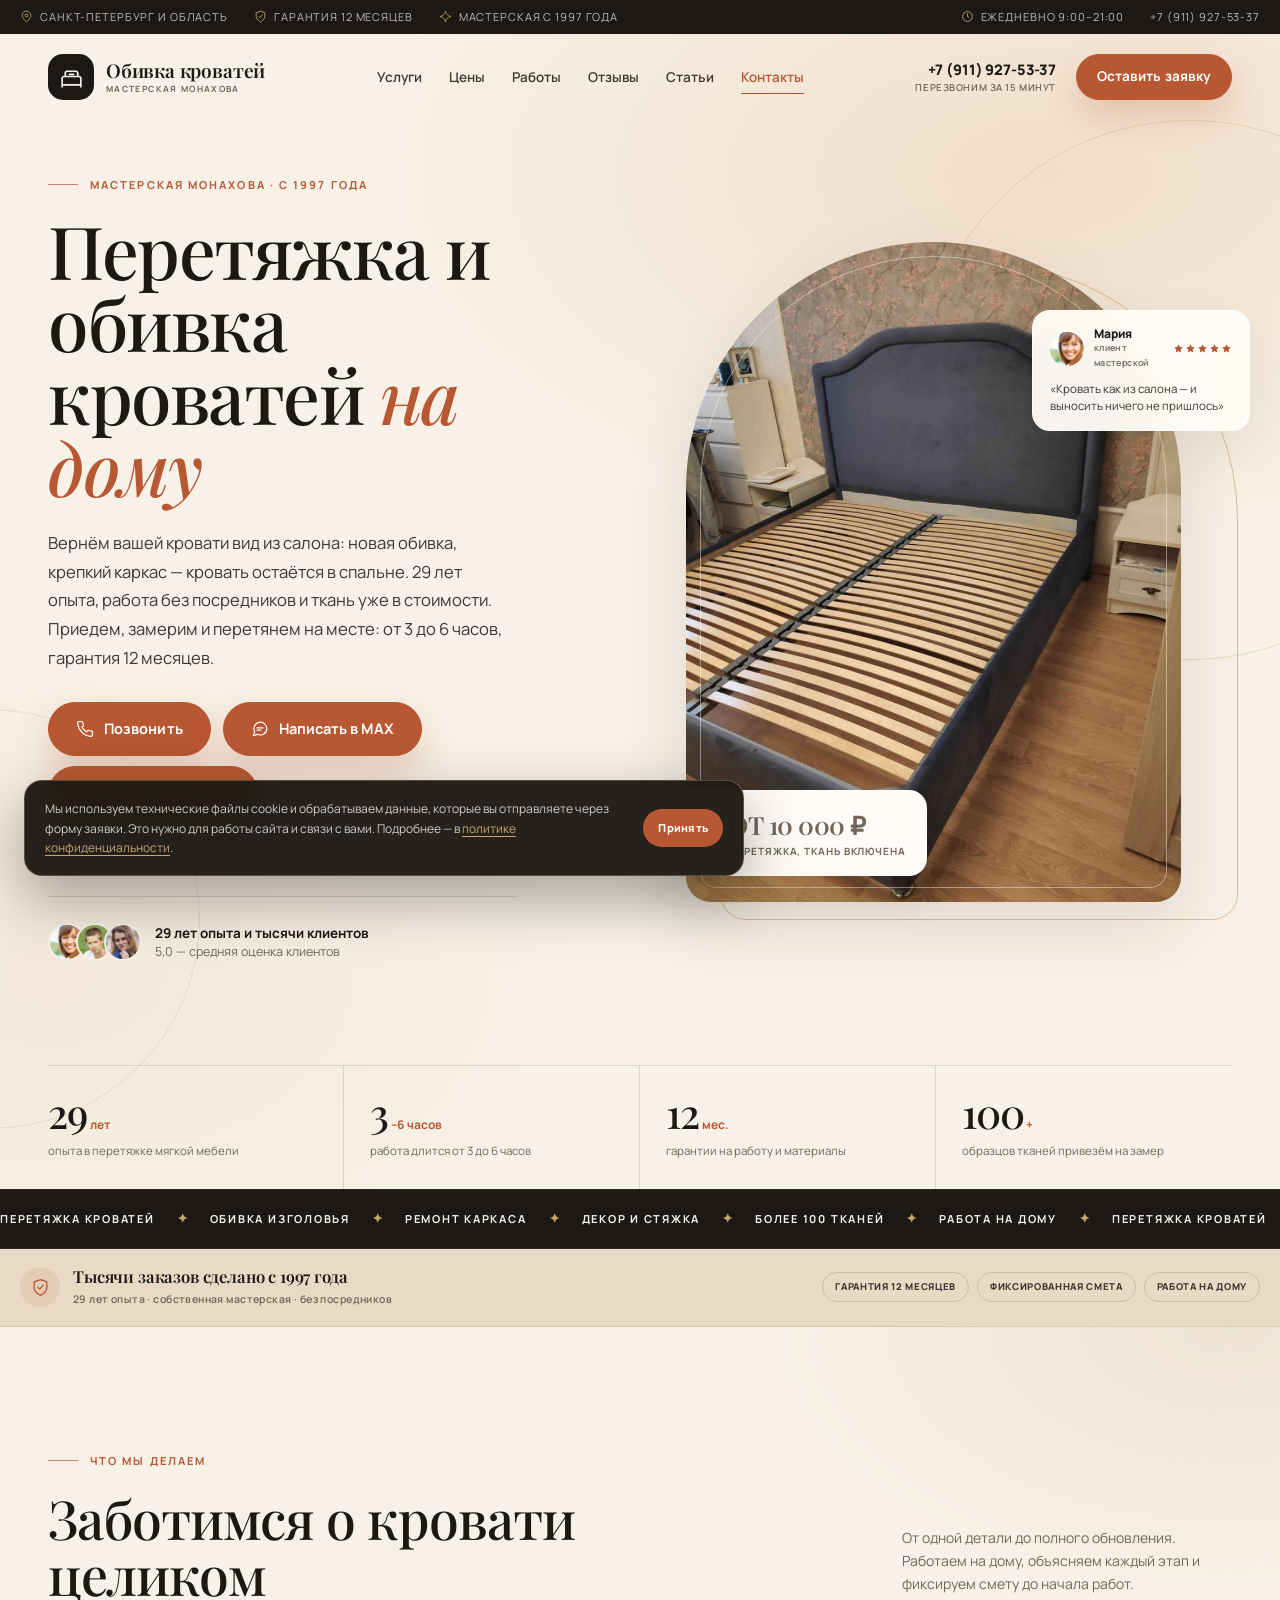
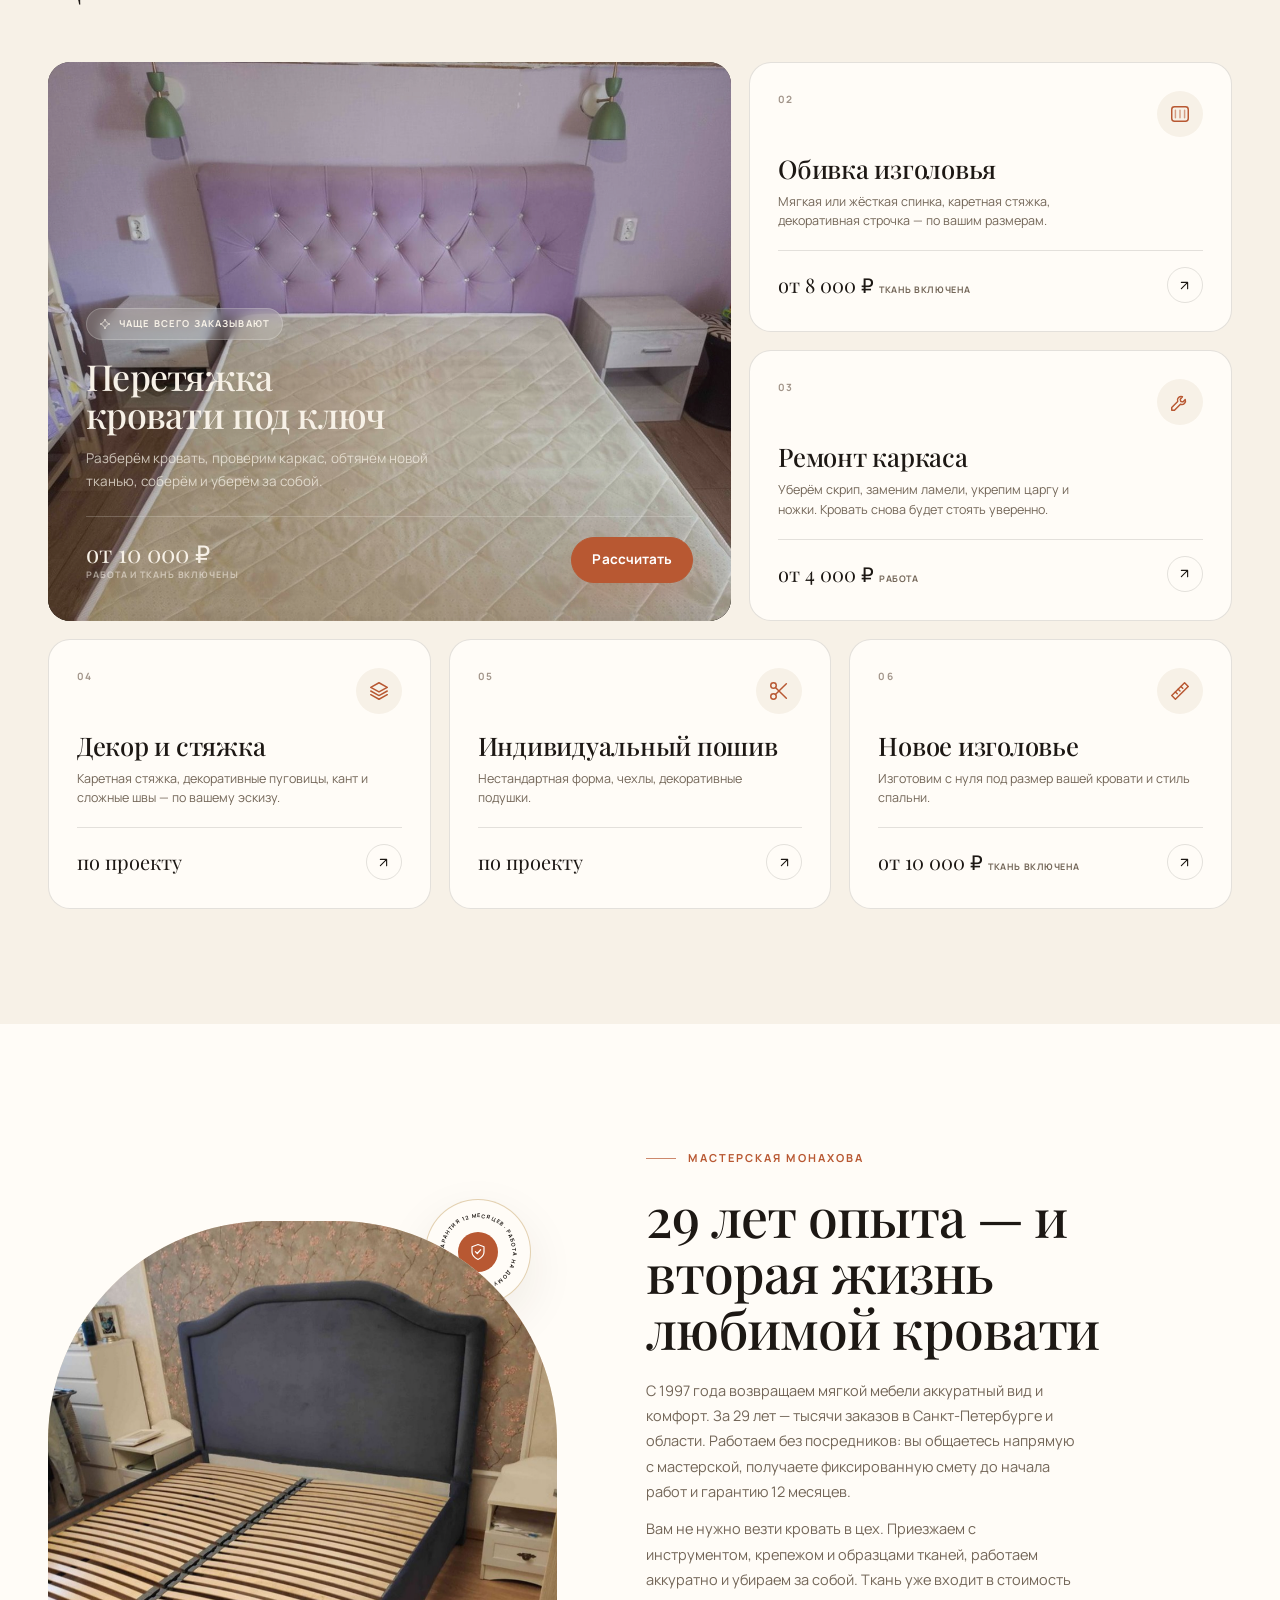
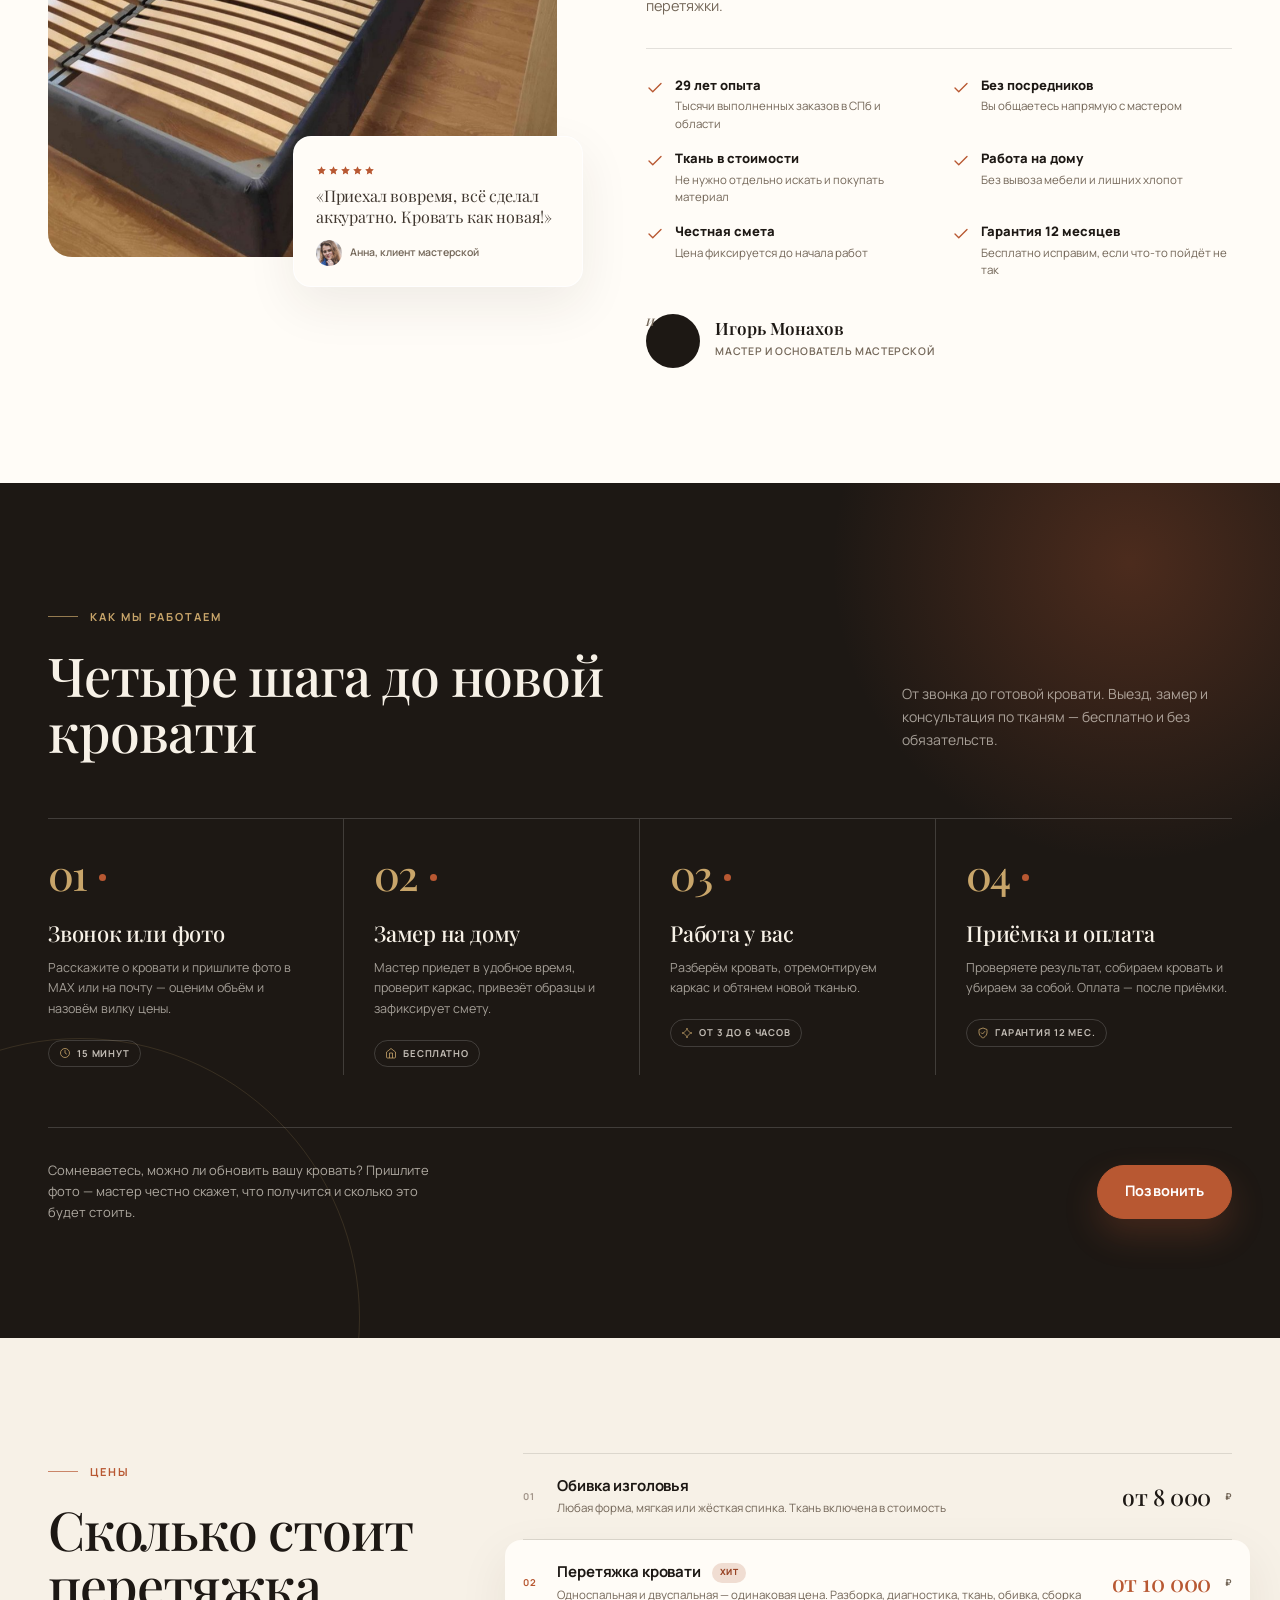
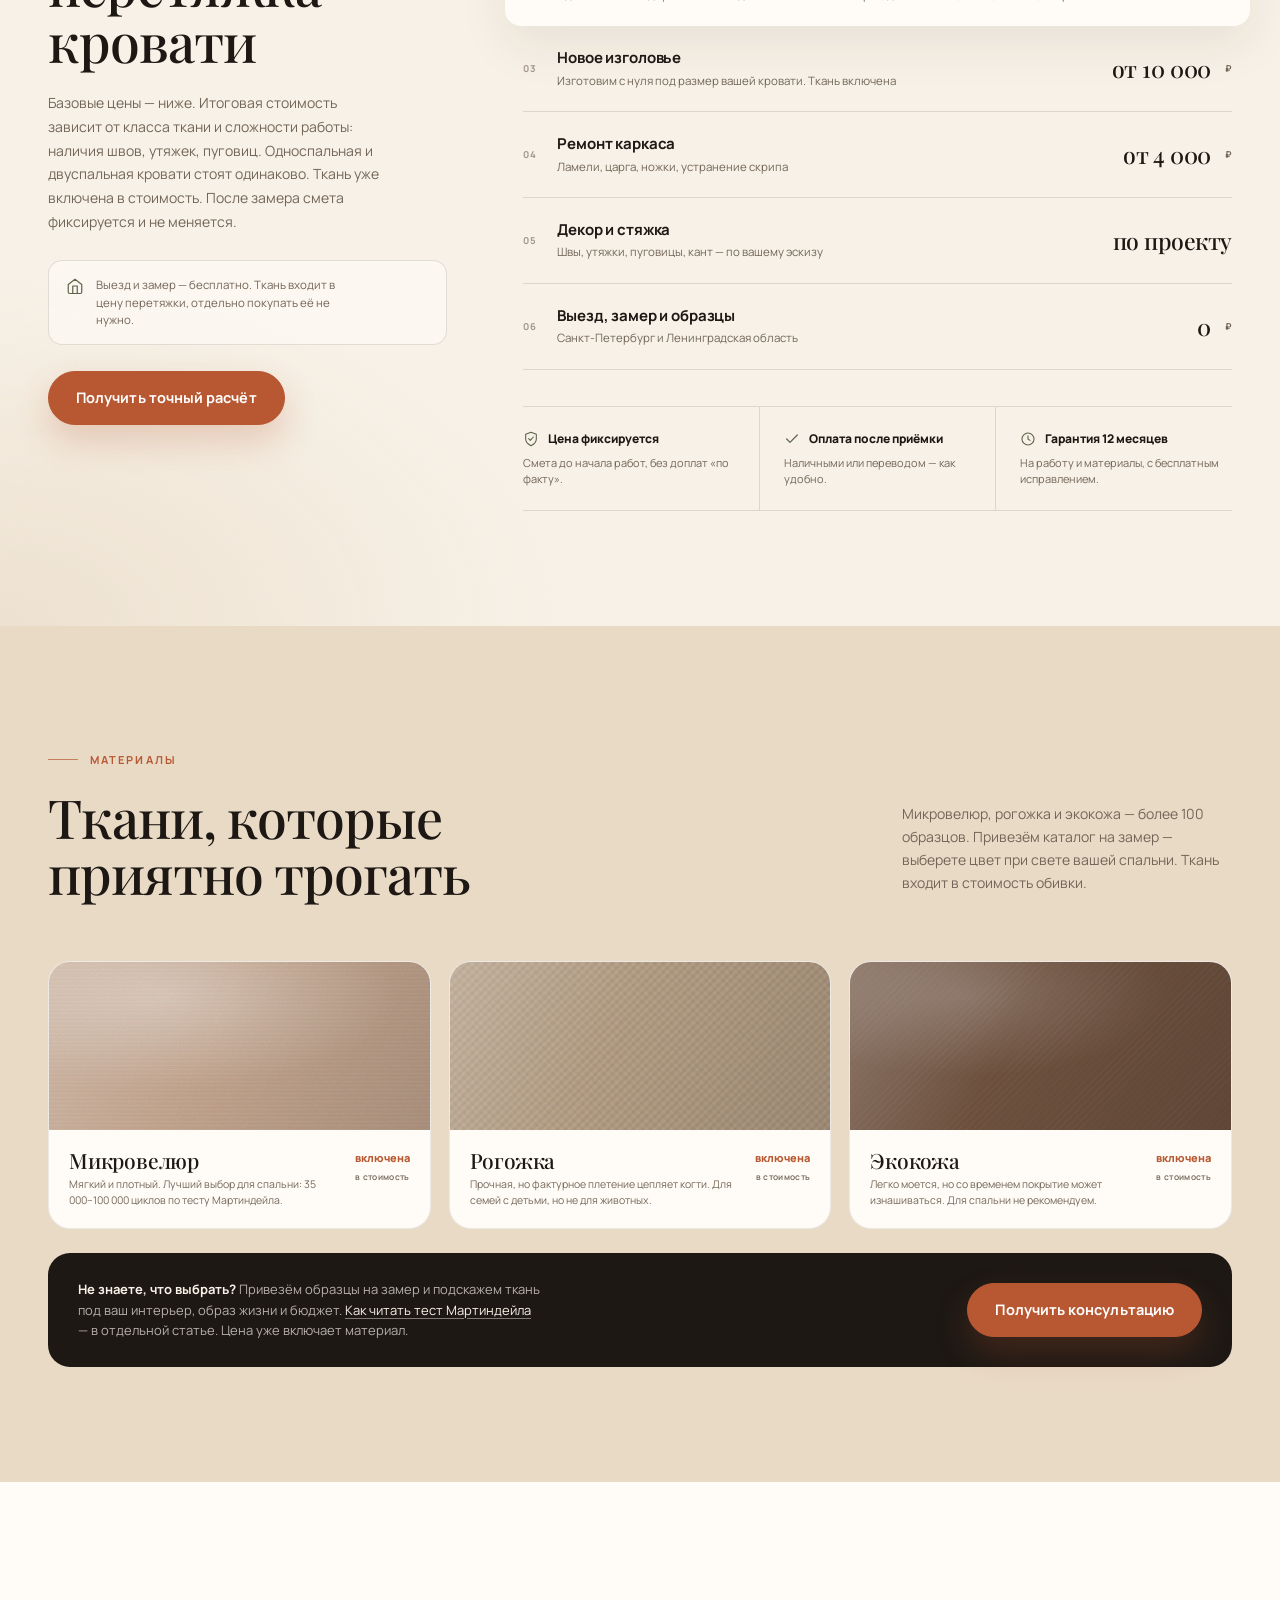
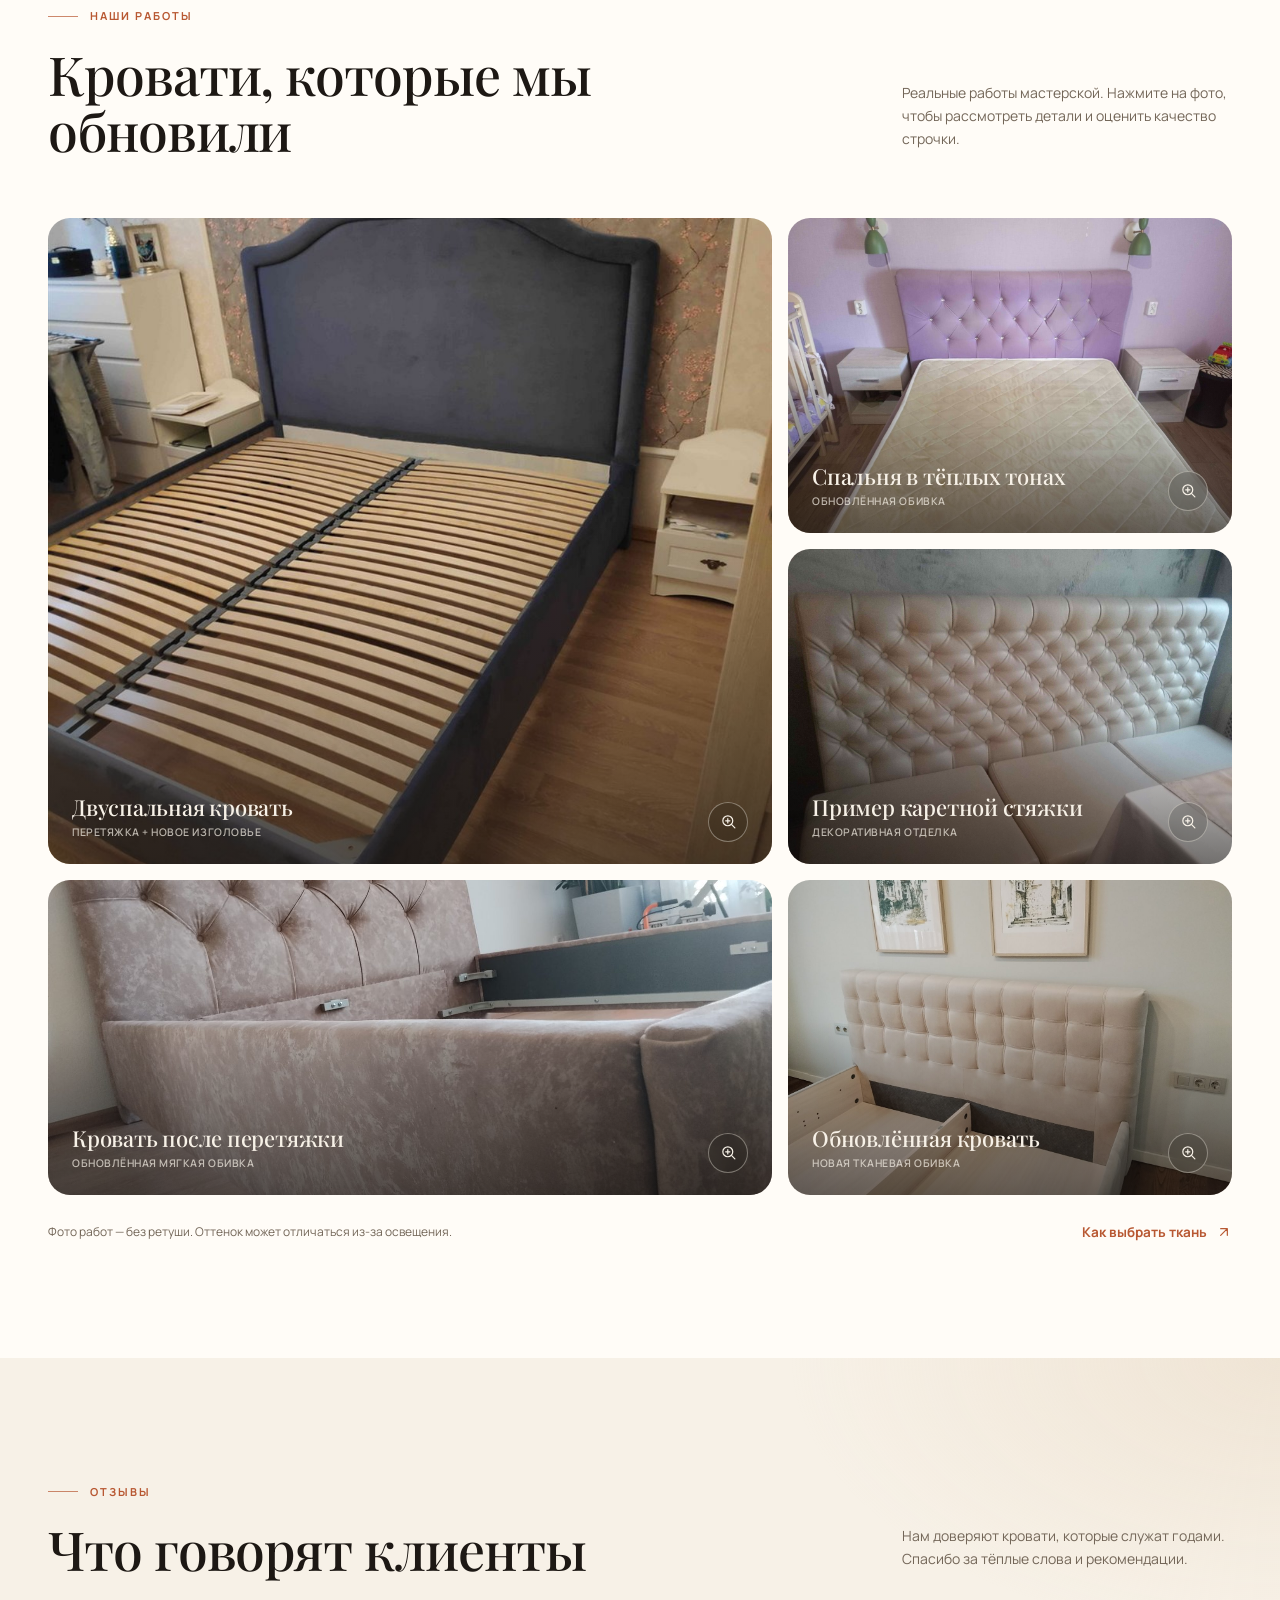
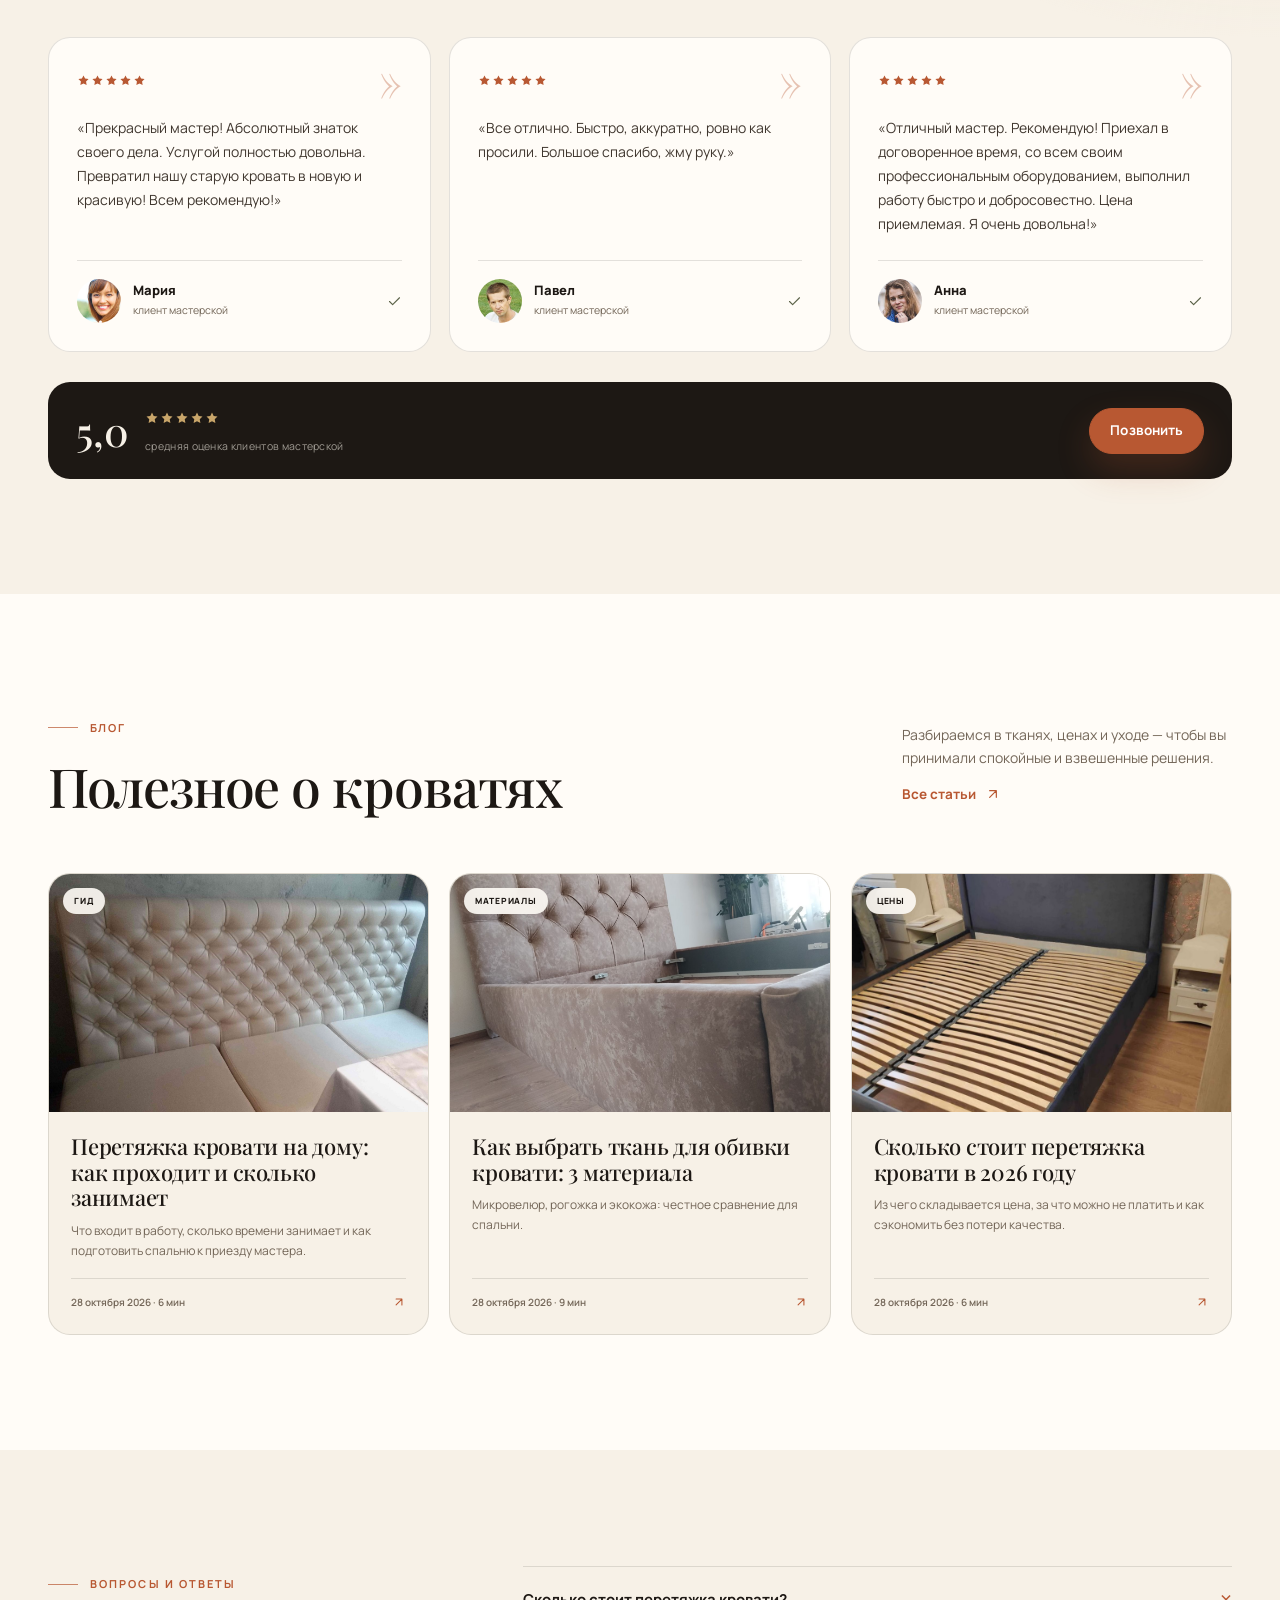
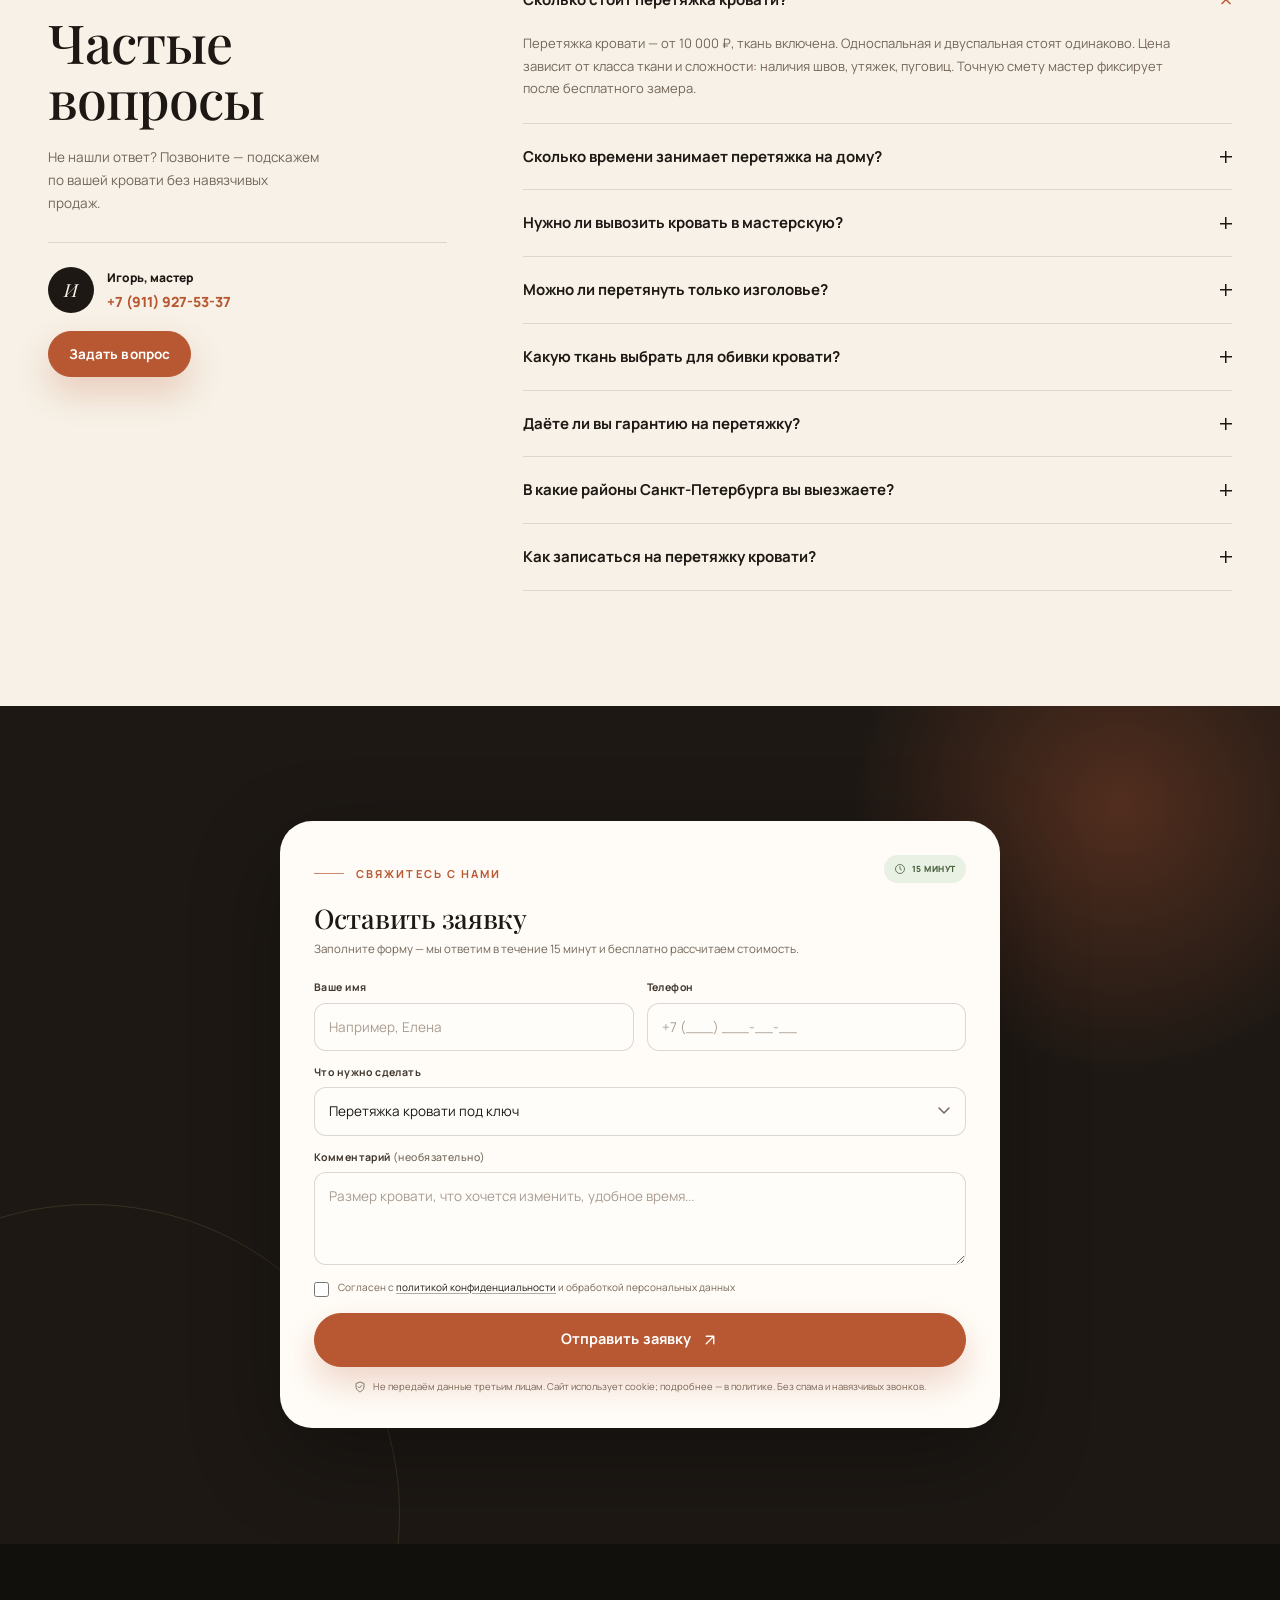
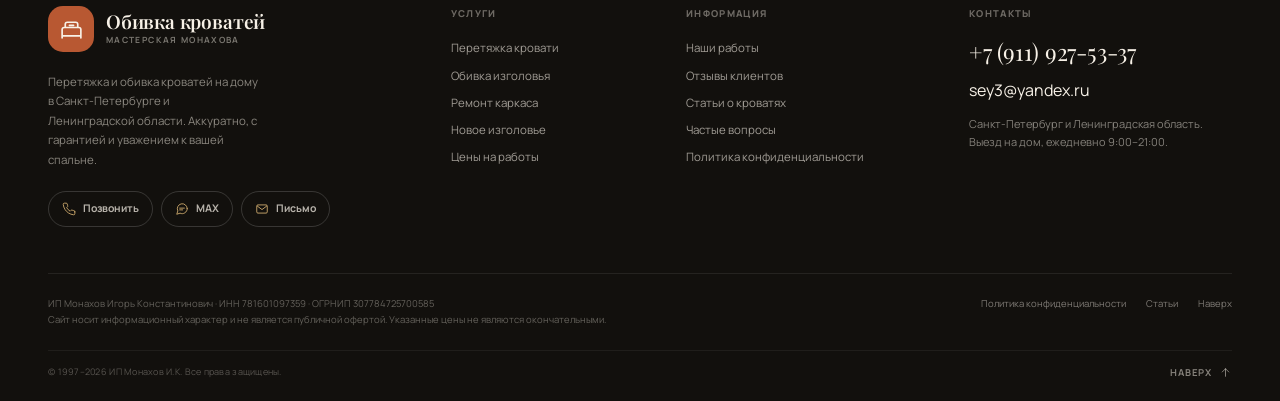
<file: index.html>
<!DOCTYPE html>
<html lang="ru">
<head>
  <meta charset="utf-8">
  <meta name="viewport" content="width=device-width, initial-scale=1">
  <title>Перетяжка и обивка кроватей на дому в СПб — от 10 000 ₽ | Обивка кроватей</title>
  <meta name="description" content="Перетяжка кроватей на дому в Санкт-Петербурге: 29 лет опыта, работа без посредников, ткань включена в стоимость. От 3 до 6 часов, гарантия 12 месяцев.">
  <meta name="keywords" content="перетяжка кроватей, обивка кроватей, перетяжка кровати на дому, перетяжка изголовья, ремонт кроватей, Санкт-Петербург">
  <meta name="robots" content="index, follow, max-image-preview:large">
  <meta name="theme-color" content="#f7f1e7">
  <meta name="geo.region" content="RU-SPE">
  <meta name="geo.placename" content="Санкт-Петербург">
  <link rel="canonical" href="https://system785.github.io/obivka-krovatei/">

  <meta property="og:type" content="website">
  <meta property="og:locale" content="ru_RU">
  <meta property="og:site_name" content="Обивка кроватей — мастерская Монахова">
  <meta property="og:title" content="Перетяжка и обивка кроватей на дому в СПб — от 10 000 ₽">
  <meta property="og:description" content="Вернём кровати вид из салона: 29 лет опыта, работа без посредников, ткань включена. От 3 до 6 часов, гарантия 12 месяцев, бесплатный замер.">
  <meta property="og:url" content="https://system785.github.io/obivka-krovatei/">
  <meta property="og:image" content="https://system785.github.io/obivka-krovatei/assets/img/og-image.jpg">
  <meta property="og:image:width" content="1200">
  <meta property="og:image:height" content="630">
  <meta name="twitter:card" content="summary_large_image">
  <meta name="twitter:title" content="Перетяжка и обивка кроватей на дому в СПб">
  <meta name="twitter:description" content="29 лет опыта, ткань включена, гарантия 12 месяцев. Мастерская с 1997 года.">
  <meta name="twitter:image" content="https://system785.github.io/obivka-krovatei/assets/img/og-image.jpg">

  <link rel="icon" href="assets/img/favicon.svg" type="image/svg+xml">
  <link rel="apple-touch-icon" href="assets/img/apple-touch-icon.png">
  <link rel="preconnect" href="https://fonts.googleapis.com">
  <link rel="preconnect" href="https://fonts.gstatic.com" crossorigin>
  <link href="https://fonts.googleapis.com/css2?family=Manrope:wght@400;500;600;700;800&family=Playfair+Display:ital,wght@0,500;0,600;1,500&display=swap" rel="stylesheet">
  <link rel="stylesheet" href="assets/css/style.css">
  <link rel="stylesheet" href="assets/css/pages.css">

  <script>document.documentElement.classList.add('js');</script>

  <script type="application/ld+json">
  {
    "@context": "https://schema.org",
    "@type": "HomeAndConstructionBusiness",
    "@id": "https://system785.github.io/obivka-krovatei/#business",
    "name": "Обивка кроватей — мастерская Монахова",
    "alternateName": "Перетяжка кроватей на дому в СПб",
    "description": "Перетяжка и обивка кроватей на дому в Санкт-Петербурге и Ленинградской области. 29 лет опыта, работа без посредников, ткань включена, гарантия 12 месяцев.",
    "url": "https://system785.github.io/obivka-krovatei/",
    "image": "https://system785.github.io/obivka-krovatei/assets/img/og-image.jpg",
    "logo": "https://system785.github.io/obivka-krovatei/assets/img/favicon.svg",
    "telephone": "+7-911-927-53-37",
    "email": "sey3@yandex.ru",
    "priceRange": "от 8 000 ₽",
    "currenciesAccepted": "RUB",
    "paymentAccepted": "Наличные, банковский перевод",
    "foundingDate": "1997",
    "address": {
      "@type": "PostalAddress",
      "addressLocality": "Санкт-Петербург",
      "addressRegion": "Санкт-Петербург",
      "addressCountry": "RU"
    },
    "areaServed": [
      { "@type": "City", "name": "Санкт-Петербург" },
      { "@type": "AdministrativeArea", "name": "Ленинградская область" }
    ],
    "openingHoursSpecification": {
      "@type": "OpeningHoursSpecification",
      "dayOfWeek": ["Monday", "Tuesday", "Wednesday", "Thursday", "Friday", "Saturday", "Sunday"],
      "opens": "09:00",
      "closes": "21:00"
    },
    "sameAs": ["https://max.ru/u/f9LHodD0cOI4Y1_zO4Eq9fsVfXrrHTBq4bEdSOIlmNGDxMQhLG513nMJ1so"]
  }
  </script>

  <script type="application/ld+json">
  {
    "@context": "https://schema.org",
    "@type": "FAQPage",
    "mainEntity": [
      {
        "@type": "Question",
        "name": "Сколько стоит перетяжка кровати?",
        "acceptedAnswer": {
          "@type": "Answer",
          "text": "Перетяжка кровати — от 10 000 ₽, ткань включена. Односпальная и двуспальная кровати стоят одинаково. Цена зависит от класса ткани и сложности работы: наличия швов, утяжек, пуговиц. Точную смету мастер фиксирует после бесплатного замера."
        }
      },
      {
        "@type": "Question",
        "name": "Сколько времени занимает перетяжка кровати на дому?",
        "acceptedAnswer": {
          "@type": "Answer",
          "text": "Работа длится от 3 до 6 часов. Точный срок зависит от состояния каркаса, сложности отделки и объёма работ; мастер называет его на замере."
        }
      },
      {
        "@type": "Question",
        "name": "Нужно ли вывозить кровать в мастерскую?",
        "acceptedAnswer": {
          "@type": "Answer",
          "text": "Нет. Мы работаем на дому: привозим инструмент, крепёж и образцы тканей, разбираем кровать, перетягиваем и собираем на месте. Вам не нужно никуда везти мебель."
        }
      },
      {
        "@type": "Question",
        "name": "Можно ли перетянуть только изголовье?",
        "acceptedAnswer": {
          "@type": "Answer",
          "text": "Да. Обивка изголовья — от 8 000 ₽, ткань включена. Можно обновить только спинку, не трогая основание, или заказать новое изголовье от 10 000 ₽."
        }
      },
      {
        "@type": "Question",
        "name": "Какую ткань выбрать для обивки кровати?",
        "acceptedAnswer": {
          "@type": "Answer",
          "text": "Для спальни лучший выбор — плотный микровелюр: он мягкий, хорошо выглядит и выдерживает ежедневную нагрузку. Рогожка прочная, но не подходит для дома с животными: когти цепляют фактурное плетение. Экокожа легко моется, но со временем покрытие может истираться и отслаиваться, поэтому как основной материал для спальни мы её не рекомендуем. Привезём более 100 образцов на замер и поможем выбрать под интерьер, образ жизни и бюджет."
        }
      },
      {
        "@type": "Question",
        "name": "Даёте ли вы гарантию на перетяжку?",
        "acceptedAnswer": {
          "@type": "Answer",
          "text": "Да, гарантия 12 месяцев на работу и материалы. Если за это время по нашей вине появится дефект, мы бесплатно его исправим."
        }
      },
      {
        "@type": "Question",
        "name": "В какие районы Санкт-Петербурга вы выезжаете?",
        "acceptedAnswer": {
          "@type": "Answer",
          "text": "Работаем во всех районах Санкт-Петербурга и в Ленинградской области. Выезд мастера и замер бесплатны; удалённость и время приезда уточняем по телефону."
        }
      },
      {
        "@type": "Question",
        "name": "Как записаться на перетяжку кровати?",
        "acceptedAnswer": {
          "@type": "Answer",
          "text": "Оставьте заявку на сайте, позвоните по номеру +7 (911) 927-53-37 или напишите в MAX. Мы перезвоним в течение 15 минут, зададим несколько вопросов и предложим удобное время для замера."
        }
      }
    ]
  }
  </script>
</head>
<body>

<a class="skip-link" href="#main">Перейти к содержанию</a>
<div class="scroll-progress" aria-hidden="true"><span id="scrollProgress"></span></div>

<!-- SVG sprite -->
<svg width="0" height="0" aria-hidden="true" focusable="false" style="position:absolute">
  <defs>
    <symbol id="i-bed" viewBox="0 0 24 24"><path d="M3 19v-6a2 2 0 0 1 2-2h14a2 2 0 0 1 2 2v6M3 19h18M3 19v2M21 19v2M6 11V8a2 2 0 0 1 2-2h8a2 2 0 0 1 2 2v3M10 9h4" fill="none" stroke="currentColor" stroke-width="1.6" stroke-linecap="round" stroke-linejoin="round"/></symbol>
    <symbol id="i-phone" viewBox="0 0 24 24"><path d="M22 16.92v3a2 2 0 0 1-2.18 2 19.8 19.8 0 0 1-8.63-3.07 19.5 19.5 0 0 1-6-6A19.8 19.8 0 0 1 2.12 4.18 2 2 0 0 1 4.11 2h3a2 2 0 0 1 2 1.72c.12.9.33 1.78.62 2.63a2 2 0 0 1-.45 2.11L8 9.73a16 16 0 0 0 6 6l1.27-1.27a2 2 0 0 1 2.11-.45c.85.29 1.73.5 2.63.62A2 2 0 0 1 22 16.92Z" fill="none" stroke="currentColor" stroke-width="1.6" stroke-linecap="round" stroke-linejoin="round"/></symbol>
    <symbol id="i-mail" viewBox="0 0 24 24"><rect x="3" y="5" width="18" height="14" rx="2" fill="none" stroke="currentColor" stroke-width="1.6"/><path d="m4 7 8 6 8-6" fill="none" stroke="currentColor" stroke-width="1.6" stroke-linecap="round" stroke-linejoin="round"/></symbol>
    <symbol id="i-max" viewBox="0 0 24 24"><path d="M21 11.5a8.5 8.5 0 0 1-12.3 7.6L3 21l1.9-5.7A8.5 8.5 0 1 1 21 11.5Z" fill="none" stroke="currentColor" stroke-width="1.6" stroke-linecap="round" stroke-linejoin="round"/><path d="M8 10.5h8M8 13.5h5" fill="none" stroke="currentColor" stroke-width="1.6" stroke-linecap="round"/></symbol>
    <symbol id="i-chat" viewBox="0 0 24 24"><path d="M21 11.5a8.5 8.5 0 0 1-12.3 7.6L3 21l1.9-5.7A8.5 8.5 0 1 1 21 11.5Z" fill="none" stroke="currentColor" stroke-width="1.6" stroke-linecap="round" stroke-linejoin="round"/></symbol>
    <symbol id="i-arrow-up-right" viewBox="0 0 24 24"><path d="M7 17 17 7M7 7h10v10" fill="none" stroke="currentColor" stroke-width="1.8" stroke-linecap="round" stroke-linejoin="round"/></symbol>
    <symbol id="i-arrow-right" viewBox="0 0 24 24"><path d="M4 12h16M14 6l6 6-6 6" fill="none" stroke="currentColor" stroke-width="1.8" stroke-linecap="round" stroke-linejoin="round"/></symbol>
    <symbol id="i-arrow-up" viewBox="0 0 24 24"><path d="M12 19V5M6 11l6-6 6 6" fill="none" stroke="currentColor" stroke-width="1.8" stroke-linecap="round" stroke-linejoin="round"/></symbol>
    <symbol id="i-check" viewBox="0 0 24 24"><path d="m20 6-11 11-5-5" fill="none" stroke="currentColor" stroke-width="1.8" stroke-linecap="round" stroke-linejoin="round"/></symbol>
    <symbol id="i-star" viewBox="0 0 24 24"><path d="m12 2.6 2.9 5.9 6.5.9-4.7 4.6 1.1 6.5-5.8-3.1-5.8 3.1 1.1-6.5L2.6 9.4l6.5-.9L12 2.6Z"/></symbol>
    <symbol id="i-headboard" viewBox="0 0 24 24"><rect x="3" y="4" width="18" height="16" rx="3" fill="none" stroke="currentColor" stroke-width="1.6"/><path d="M7 8v8M12 8v8M17 8v8" fill="none" stroke="currentColor" stroke-width="1.6" stroke-linecap="round" opacity=".55"/></symbol>
    <symbol id="i-wrench" viewBox="0 0 24 24"><path d="M14.7 6.3a4 4 0 0 0-5.2 5.2L3 18v3h3l6.5-6.5a4 4 0 0 0 5.2-5.2l-2.6 2.6-2.3-.5-.5-2.3 2.4-2.8Z" fill="none" stroke="currentColor" stroke-width="1.6" stroke-linecap="round" stroke-linejoin="round"/></symbol>
    <symbol id="i-layers" viewBox="0 0 24 24"><path d="m12 3 9 5-9 5-9-5 9-5ZM3 12l9 5 9-5M3 16l9 5 9-5" fill="none" stroke="currentColor" stroke-width="1.6" stroke-linecap="round" stroke-linejoin="round"/></symbol>
    <symbol id="i-scissors" viewBox="0 0 24 24"><circle cx="6" cy="6" r="3" fill="none" stroke="currentColor" stroke-width="1.6"/><circle cx="6" cy="18" r="3" fill="none" stroke="currentColor" stroke-width="1.6"/><path d="M8.1 8.1 20 20M8.1 15.9 20 4" fill="none" stroke="currentColor" stroke-width="1.6" stroke-linecap="round"/></symbol>
    <symbol id="i-ruler" viewBox="0 0 24 24"><path d="m3 17 14-14 4 4L7 21l-4-4Z" fill="none" stroke="currentColor" stroke-width="1.6" stroke-linejoin="round"/><path d="m7 13 2 2M10 10l2 2M13 7l2 2" fill="none" stroke="currentColor" stroke-width="1.6" stroke-linecap="round"/></symbol>
    <symbol id="i-clock" viewBox="0 0 24 24"><circle cx="12" cy="12" r="9" fill="none" stroke="currentColor" stroke-width="1.6"/><path d="M12 7v5l3 2" fill="none" stroke="currentColor" stroke-width="1.6" stroke-linecap="round" stroke-linejoin="round"/></symbol>
    <symbol id="i-home" viewBox="0 0 24 24"><path d="m3 10 9-7 9 7v10a2 2 0 0 1-2 2H5a2 2 0 0 1-2-2V10Z" fill="none" stroke="currentColor" stroke-width="1.6" stroke-linejoin="round"/><path d="M9 22V12h6v10" fill="none" stroke="currentColor" stroke-width="1.6" stroke-linejoin="round"/></symbol>
    <symbol id="i-pin" viewBox="0 0 24 24"><path d="M20 10c0 5-8 12-8 12S4 15 4 10a8 8 0 1 1 16 0Z" fill="none" stroke="currentColor" stroke-width="1.6" stroke-linejoin="round"/><circle cx="12" cy="10" r="2.6" fill="none" stroke="currentColor" stroke-width="1.6"/></symbol>
    <symbol id="i-shield" viewBox="0 0 24 24"><path d="M12 22s8-4 8-10V5l-8-3-8 3v7c0 6 8 10 8 10Z" fill="none" stroke="currentColor" stroke-width="1.6" stroke-linejoin="round"/><path d="m8.5 11.5 2.5 2.5 4.5-5" fill="none" stroke="currentColor" stroke-width="1.6" stroke-linecap="round" stroke-linejoin="round"/></symbol>
    <symbol id="i-sparkle" viewBox="0 0 24 24"><path d="M12 2c.7 5.3 4.7 9.3 10 10-5.3.7-9.3 4.7-10 10-.7-5.3-4.7-9.3-10-10 5.3-.7 9.3-4.7 10-10Z" fill="none" stroke="currentColor" stroke-width="1.4" stroke-linejoin="round"/></symbol>
    <symbol id="i-menu" viewBox="0 0 24 24"><path d="M4 7h16M4 12h16M4 17h10" fill="none" stroke="currentColor" stroke-width="1.8" stroke-linecap="round"/></symbol>
    <symbol id="i-close" viewBox="0 0 24 24"><path d="m6 6 12 12M18 6 6 18" fill="none" stroke="currentColor" stroke-width="1.8" stroke-linecap="round"/></symbol>
    <symbol id="i-plus" viewBox="0 0 24 24"><path d="M12 5v14M5 12h14" fill="none" stroke="currentColor" stroke-width="1.8" stroke-linecap="round"/></symbol>
    <symbol id="i-chevron-up" viewBox="0 0 24 24"><path d="m6 15 6-6 6 6" fill="none" stroke="currentColor" stroke-width="1.8" stroke-linecap="round" stroke-linejoin="round"/></symbol>
    <symbol id="i-chevron-down" viewBox="0 0 24 24"><path d="m6 9 6 6 6-6" fill="none" stroke="currentColor" stroke-width="1.8" stroke-linecap="round" stroke-linejoin="round"/></symbol>
    <symbol id="i-chevron-left" viewBox="0 0 24 24"><path d="m15 6-6 6 6 6" fill="none" stroke="currentColor" stroke-width="1.8" stroke-linecap="round" stroke-linejoin="round"/></symbol>
    <symbol id="i-chevron-right" viewBox="0 0 24 24"><path d="m9 6 6 6-6 6" fill="none" stroke="currentColor" stroke-width="1.8" stroke-linecap="round" stroke-linejoin="round"/></symbol>
    <symbol id="i-copy" viewBox="0 0 24 24"><rect x="8" y="8" width="12" height="12" rx="2" fill="none" stroke="currentColor" stroke-width="1.6"/><path d="M16 8V6a2 2 0 0 0-2-2H6a2 2 0 0 0-2 2v8a2 2 0 0 0 2 2h2" fill="none" stroke="currentColor" stroke-width="1.6"/></symbol>
    <symbol id="i-zoom" viewBox="0 0 24 24"><circle cx="11" cy="11" r="7" fill="none" stroke="currentColor" stroke-width="1.7"/><path d="m16.5 16.5 4.5 4.5M11 8v6M8 11h6" fill="none" stroke="currentColor" stroke-width="1.7" stroke-linecap="round"/></symbol>
    <symbol id="i-quote" viewBox="0 0 24 24"><path d="M10 7H6a2 2 0 0 0-2 2v4a2 2 0 0 0 2 2h3v2a2 2 0 0 1-2 2M20 7h-4a2 2 0 0 0-2 2v4a2 2 0 0 0 2 2h3v2a2 2 0 0 1-2 2" fill="none" stroke="currentColor" stroke-width="1.6" stroke-linecap="round" stroke-linejoin="round"/></symbol>
    <symbol id="i-send" viewBox="0 0 24 24"><path d="m22 2-7 20-4-9-9-4 20-7Z" fill="none" stroke="currentColor" stroke-width="1.6" stroke-linejoin="round"/><path d="M22 2 11 13" fill="none" stroke="currentColor" stroke-width="1.6" stroke-linecap="round"/></symbol>
  </defs>
</svg>

<header class="site-header" id="header">
  <div class="topbar">
    <div class="container topbar__inner">
      <div class="topbar__list">
        <span class="topbar__item"><svg class="icon" aria-hidden="true"><use href="#i-pin"></use></svg>Санкт-Петербург и область</span>
        <span class="topbar__item"><svg class="icon" aria-hidden="true"><use href="#i-shield"></use></svg>Гарантия 12 месяцев</span>
        <span class="topbar__item"><svg class="icon" aria-hidden="true"><use href="#i-sparkle"></use></svg>Мастерская с 1997 года</span>
      </div>
      <div class="topbar__list">
        <span class="topbar__item"><svg class="icon" aria-hidden="true"><use href="#i-clock"></use></svg>Ежедневно 9:00–21:00</span>
        <a class="topbar__item" href="tel:+79119275337">+7 (911) 927-53-37</a>
      </div>
    </div>
  </div>
  <div class="container header__inner">
    <a class="logo" href="index.html" aria-label="Обивка кроватей — на главную">
      <span class="logo__mark"><svg class="icon" aria-hidden="true"><use href="#i-bed"></use></svg></span>
      <span class="logo__text">
        <span class="logo__title">Обивка кроватей</span>
        <span class="logo__sub">мастерская Монахова</span>
      </span>
    </a>

    <nav class="nav" aria-label="Основная навигация">
      <a class="nav__link" href="#services">Услуги</a>
      <a class="nav__link" href="#prices">Цены</a>
      <a class="nav__link" href="#works">Работы</a>
      <a class="nav__link" href="#reviews">Отзывы</a>
      <a class="nav__link" href="articles.html">Статьи</a>
      <a class="nav__link" href="#contacts">Контакты</a>
    </nav>

    <div class="header__actions">
      <div class="header__phone">
        <a href="tel:+79119275337">+7 (911) 927-53-37</a>
        <span>перезвоним за 15 минут</span>
      </div>
      <button class="btn btn--primary btn--sm" type="button" data-open-lead data-service="Перетяжка кровати">Оставить заявку</button>
      <button class="burger" id="burger" type="button" aria-label="Открыть меню" aria-expanded="false" aria-controls="mobileMenu">
        <span></span><span></span>
      </button>
    </div>
  </div>
</header>

<div class="mobile-menu" id="mobileMenu" aria-hidden="true">
  <div class="mobile-menu__head">
    <a class="logo" href="index.html" aria-label="Обивка кроватей — на главную">
      <span class="logo__mark"><svg class="icon" aria-hidden="true"><use href="#i-bed"></use></svg></span>
      <span class="logo__text">
        <span class="logo__title">Обивка кроватей</span>
        <span class="logo__sub">мастерская Монахова</span>
      </span>
    </a>
    <button class="mobile-menu__close" id="menuClose" type="button" aria-label="Закрыть меню">
      <svg class="icon" aria-hidden="true"><use href="#i-close"></use></svg>
    </button>
  </div>
  <nav class="mobile-nav" aria-label="Мобильная навигация">
    <a class="mobile-nav__link" href="#services"><span>01</span>Услуги</a>
    <a class="mobile-nav__link" href="#prices"><span>02</span>Цены</a>
    <a class="mobile-nav__link" href="#works"><span>03</span>Работы</a>
    <a class="mobile-nav__link" href="#reviews"><span>04</span>Отзывы</a>
    <a class="mobile-nav__link" href="articles.html"><span>05</span>Статьи</a>
    <a class="mobile-nav__link" href="#contacts"><span>06</span>Контакты</a>
  </nav>
  <div class="mobile-menu__contacts">
    <a class="mobile-menu__phone" href="tel:+79119275337">+7 (911) 927-53-37</a>
    <p class="mobile-menu__note">Санкт-Петербург и область · ежедневно 9:00–21:00</p>
    <div class="mobile-menu__actions">
      <button class="btn btn--primary" type="button" data-open-lead data-service="Перетяжка кровати">Оставить заявку</button>
      <button class="btn btn--outline" type="button" data-open-max>Написать в MAX</button>
    </div>
    <a class="btn btn--ghost" href="mailto:sey3@yandex.ru?subject=Заявка%20на%20перетяжку%20кровати">Написать письмо</a>
  </div>
</div>

<main id="main">

  <!-- HERO -->
  <section class="hero" id="top">
    <div class="container hero__grid">
      <div class="hero__copy">
        <div class="eyebrow" data-reveal="fade">Мастерская Монахова · с 1997 года</div>
        <h1 data-reveal>Перетяжка и обивка кроватей <em>на дому</em></h1>
        <p class="hero__lead" data-reveal style="--d:.08s">Вернём вашей кровати вид из салона: новая обивка, крепкий каркас — кровать остаётся в спальне. 29 лет опыта, работа без посредников и ткань уже в стоимости. Приедем, замерим и перетянем на месте: от 3 до 6 часов, гарантия 12 месяцев.</p>

        <div class="hero__actions" data-reveal style="--d:.14s">
          <a class="btn btn--outline" href="tel:+79119275337">
            <svg class="icon" aria-hidden="true"><use href="#i-phone"></use></svg>
            Позвонить
          </a>
          <button class="btn btn--ghost" type="button" data-open-max>
            <svg class="icon" aria-hidden="true"><use href="#i-max"></use></svg>
            Написать в MAX
          </button>
          <a class="btn btn--ghost" href="mailto:sey3@yandex.ru?subject=Заявка%20на%20перетяжку%20кровати">
            <svg class="icon" aria-hidden="true"><use href="#i-mail"></use></svg>
            Написать письмо
          </a>
        </div>

        <div class="hero__meta" data-reveal style="--d:.2s">
          <span><svg class="icon" aria-hidden="true"><use href="#i-check"></use></svg>Бесплатный выезд и замер</span>
          <span><svg class="icon" aria-hidden="true"><use href="#i-check"></use></svg>Фиксируем цену до начала работ</span>
        </div>

        <div class="hero__proof" data-reveal style="--d:.26s">
          <div class="avatars">
            <img src="assets/img/avatar-maria.jpg" width="38" height="38" alt="Мария, клиент мастерской" loading="lazy">
            <img src="assets/img/avatar-pavel.jpg" width="38" height="38" alt="Павел, клиент мастерской" loading="lazy">
            <img src="assets/img/avatar-anna.jpg" width="38" height="38" alt="Анна, клиент мастерской" loading="lazy">
          </div>
          <p><strong>29 лет опыта и тысячи клиентов</strong>5,0 — средняя оценка клиентов</p>
        </div>
      </div>

      <div class="hero__media" data-reveal="fade" style="--d:.12s">
        <div class="hero__frame">
          <img src="assets/img/hero-bed.jpg" srcset="assets/img/hero-bed-600.jpg 562w, assets/img/hero-bed.jpg 937w" sizes="(max-width: 1024px) 92vw, 46vw" width="937" height="1250" alt="Двуспальная кровать после перетяжки светлой тканью" fetchpriority="high" data-parallax>
        </div>

        <div class="hero__price">
          <span class="hero__price-icon"><svg class="icon" aria-hidden="true"><use href="#i-sparkle"></use></svg></span>
          <span>
            <strong>от 10 000 ₽</strong>
            <span>перетяжка, ткань включена</span>
          </span>
        </div>

        <div class="hero__review">
          <div class="hero__review-top">
            <img src="assets/img/avatar-maria.jpg" width="34" height="34" alt="Мария" loading="lazy">
            <div>
              <div class="hero__review-name">Мария</div>
              <div class="hero__review-role">клиент мастерской</div>
            </div>
            <span class="stars" aria-label="Оценка 5 из 5">
              <svg class="icon" aria-hidden="true"><use href="#i-star"></use></svg><svg class="icon" aria-hidden="true"><use href="#i-star"></use></svg><svg class="icon" aria-hidden="true"><use href="#i-star"></use></svg><svg class="icon" aria-hidden="true"><use href="#i-star"></use></svg><svg class="icon" aria-hidden="true"><use href="#i-star"></use></svg>
            </span>
          </div>
          <p>«Кровать как из салона — и выносить ничего не пришлось»</p>
        </div>
      </div>
    </div>

    <div class="container">
      <div class="stats" data-reveal>
        <div class="stat">
          <div class="stat__value"><span data-count="29">29</span><small>лет</small></div>
          <p class="stat__label">опыта в перетяжке мягкой мебели</p>
        </div>
        <div class="stat">
          <div class="stat__value"><span data-count="3">3</span><small>–6 часов</small></div>
          <p class="stat__label">работа длится от 3 до 6 часов</p>
        </div>
        <div class="stat">
          <div class="stat__value"><span data-count="12">12</span><small>мес.</small></div>
          <p class="stat__label">гарантии на работу и материалы</p>
        </div>
        <div class="stat">
          <div class="stat__value"><span data-count="100">100</span><small>+</small></div>
          <p class="stat__label">образцов тканей привезём на замер</p>
        </div>
      </div>
    </div>

    <div class="marquee" aria-hidden="true">
      <div class="marquee__track">
        <div class="marquee__group">
          <span class="marquee__item">Перетяжка кроватей</span>
          <span class="marquee__item">Обивка изголовья</span>
          <span class="marquee__item">Ремонт каркаса</span>
          <span class="marquee__item">Декор и стяжка</span>
          <span class="marquee__item">Более 100 тканей</span>
          <span class="marquee__item">Работа на дому</span>
        </div>
        <div class="marquee__group">
          <span class="marquee__item">Перетяжка кроватей</span>
          <span class="marquee__item">Обивка изголовья</span>
          <span class="marquee__item">Ремонт каркаса</span>
          <span class="marquee__item">Декор и стяжка</span>
          <span class="marquee__item">Более 100 тканей</span>
          <span class="marquee__item">Работа на дому</span>
        </div>
      </div>
    </div>
  </section>

  <section class="trust-strip" aria-label="Опыт и гарантии мастерской">
    <div class="container trust-strip__inner">
      <div class="trust-strip__lead" data-reveal>
        <span class="trust-strip__icon"><svg class="icon" aria-hidden="true"><use href="#i-shield"></use></svg></span>
        <div>
          <strong>Тысячи заказов сделано с 1997 года</strong>
          <p>29 лет опыта · собственная мастерская · без посредников</p>
        </div>
      </div>
      <div class="trust-strip__points" data-reveal style="--d:.08s">
        <span>Гарантия 12 месяцев</span>
        <span>Фиксированная смета</span>
        <span>Работа на дому</span>
      </div>
    </div>
  </section>

  <!-- SERVICES -->
  <section class="section services" id="services">
    <div class="container">
      <div class="section-head">
        <div class="section-head__copy" data-reveal>
          <div class="eyebrow">Что мы делаем</div>
          <h2>Заботимся о кровати целиком</h2>
        </div>
        <div class="section-head__aside" data-reveal style="--d:.08s">
          <p>От одной детали до полного обновления. Работаем на дому, объясняем каждый этап и фиксируем смету до начала работ.</p>
        </div>
      </div>

      <div class="bento">
        <article class="service service--featured" data-reveal="fade">
          <img src="assets/img/work-living.jpg" width="1400" height="1050" alt="Перетяжка двуспальной кровати в светлой спальне" loading="lazy">
          <span class="service__tag"><svg class="icon" style="width:12px;height:12px" aria-hidden="true"><use href="#i-sparkle"></use></svg>Чаще всего заказывают</span>
          <h3>Перетяжка кровати под ключ</h3>
          <p>Разберём кровать, проверим каркас, обтянем новой тканью, соберём и уберём за собой.</p>
          <div class="service__bottom">
            <div class="service__price">от 10 000 ₽<small>работа и ткань включены</small></div>
            <button class="btn btn--light btn--sm" type="button" data-open-lead data-service="Перетяжка кровати">Рассчитать</button>
          </div>
        </article>

        <article class="service service--side" data-reveal style="--d:.05s">
          <div class="service__top">
            <span class="service__num">02</span>
            <span class="service__icon"><svg class="icon" aria-hidden="true"><use href="#i-headboard"></use></svg></span>
          </div>
          <div>
            <h3>Обивка изголовья</h3>
            <p>Мягкая или жёсткая спинка, каретная стяжка, декоративная строчка — по вашим размерам.</p>
          </div>
          <div class="service__foot">
            <span class="price">от 8 000 ₽ <small>ткань включена</small></span>
            <button class="service__arrow" type="button" aria-label="Заказать обивку изголовья" data-open-lead data-service="Обивка изголовья"><svg class="icon" aria-hidden="true"><use href="#i-arrow-up-right"></use></svg></button>
          </div>
        </article>

        <article class="service service--side" data-reveal style="--d:.1s">
          <div class="service__top">
            <span class="service__num">03</span>
            <span class="service__icon"><svg class="icon" aria-hidden="true"><use href="#i-wrench"></use></svg></span>
          </div>
          <div>
            <h3>Ремонт каркаса</h3>
            <p>Уберём скрип, заменим ламели, укрепим царгу и ножки. Кровать снова будет стоять уверенно.</p>
          </div>
          <div class="service__foot">
            <span class="price">от 4 000 ₽ <small>работа</small></span>
            <button class="service__arrow" type="button" aria-label="Заказать ремонт каркаса" data-open-lead data-service="Ремонт каркаса"><svg class="icon" aria-hidden="true"><use href="#i-arrow-up-right"></use></svg></button>
          </div>
        </article>

        <article class="service service--wide" data-reveal style="--d:.05s">
          <div class="service__top">
            <span class="service__num">04</span>
            <span class="service__icon"><svg class="icon" aria-hidden="true"><use href="#i-layers"></use></svg></span>
          </div>
          <div>
            <h3>Декор и стяжка</h3>
            <p>Каретная стяжка, декоративные пуговицы, кант и сложные швы — по вашему эскизу.</p>
          </div>
          <div class="service__foot">
            <span class="price">по проекту</span>
            <button class="service__arrow" type="button" aria-label="Обсудить декор и стяжку" data-open-lead data-service="Декор и стяжка"><svg class="icon" aria-hidden="true"><use href="#i-arrow-up-right"></use></svg></button>
          </div>
        </article>

        <article class="service service--wide" data-reveal style="--d:.1s">
          <div class="service__top">
            <span class="service__num">05</span>
            <span class="service__icon"><svg class="icon" aria-hidden="true"><use href="#i-scissors"></use></svg></span>
          </div>
          <div>
            <h3>Индивидуальный пошив</h3>
            <p>Нестандартная форма, чехлы, декоративные подушки.</p>
          </div>
          <div class="service__foot">
            <span class="price">по проекту</span>
            <button class="service__arrow" type="button" aria-label="Обсудить индивидуальный пошив" data-open-lead data-service="Индивидуальный пошив"><svg class="icon" aria-hidden="true"><use href="#i-arrow-up-right"></use></svg></button>
          </div>
        </article>

        <article class="service service--wide" data-reveal style="--d:.15s">
          <div class="service__top">
            <span class="service__num">06</span>
            <span class="service__icon"><svg class="icon" aria-hidden="true"><use href="#i-ruler"></use></svg></span>
          </div>
          <div>
            <h3>Новое изголовье</h3>
            <p>Изготовим с нуля под размер вашей кровати и стиль спальни.</p>
          </div>
          <div class="service__foot">
            <span class="price">от 10 000 ₽ <small>ткань включена</small></span>
            <button class="service__arrow" type="button" aria-label="Заказать новое изголовье" data-open-lead data-service="Изготовление изголовья"><svg class="icon" aria-hidden="true"><use href="#i-arrow-up-right"></use></svg></button>
          </div>
        </article>
      </div>
    </div>
  </section>

  <!-- STORY -->
  <section class="section story section--surface" id="about">
    <div class="container">
      <div class="story__grid">
        <div class="story__media" data-reveal="left">
          <div class="story__seal" aria-hidden="true">
            <div class="seal">
              <svg class="seal__ring" viewBox="0 0 120 120">
                <defs><path id="sealPath" d="M60,60 m-46,0 a46,46 0 1,1 92,0 a46,46 0 1,1 -92,0"></path></defs>
                <text><textPath href="#sealPath">ГАРАНТИЯ 12 МЕСЯЦЕВ · РАБОТА НА ДОМУ · </textPath></text>
              </svg>
              <span class="seal__center"><svg class="icon" aria-hidden="true"><use href="#i-shield"></use></svg></span>
            </div>
          </div>
          <div class="story__frame">
            <img src="assets/img/hero-bed.jpg" width="937" height="1250" alt="Кровать после обновления обивки в мастерской" loading="lazy" data-parallax>
          </div>
          <blockquote class="story__quote">
            <span class="stars" aria-label="Оценка 5 из 5"><svg class="icon" aria-hidden="true"><use href="#i-star"></use></svg><svg class="icon" aria-hidden="true"><use href="#i-star"></use></svg><svg class="icon" aria-hidden="true"><use href="#i-star"></use></svg><svg class="icon" aria-hidden="true"><use href="#i-star"></use></svg><svg class="icon" aria-hidden="true"><use href="#i-star"></use></svg></span>
            <p>«Приехал вовремя, всё сделал аккуратно. Кровать как новая!»</p>
            <cite><img src="assets/img/avatar-anna.jpg" width="26" height="26" alt="" loading="lazy">Анна, клиент мастерской</cite>
          </blockquote>
        </div>

        <div class="story__content" data-reveal="right">
          <div class="eyebrow">Мастерская Монахова</div>
          <h2>29 лет опыта — и вторая жизнь любимой кровати</h2>
          <p>С 1997 года возвращаем мягкой мебели аккуратный вид и комфорт. За 29 лет — тысячи заказов в Санкт-Петербурге и области. Работаем без посредников: вы общаетесь напрямую с мастерской, получаете фиксированную смету до начала работ и гарантию 12 месяцев.</p>
          <p style="margin-top:12px">Вам не нужно везти кровать в цех. Приезжаем с инструментом, крепежом и образцами тканей, работаем аккуратно и убираем за собой. Ткань уже входит в стоимость перетяжки.</p>

          <div class="story__list">
            <div class="story__item">
              <svg class="icon" aria-hidden="true"><use href="#i-check"></use></svg>
              <div><strong>29 лет опыта</strong><span>Тысячи выполненных заказов в СПб и области</span></div>
            </div>
            <div class="story__item">
              <svg class="icon" aria-hidden="true"><use href="#i-check"></use></svg>
              <div><strong>Без посредников</strong><span>Вы общаетесь напрямую с мастером</span></div>
            </div>
            <div class="story__item">
              <svg class="icon" aria-hidden="true"><use href="#i-check"></use></svg>
              <div><strong>Ткань в стоимости</strong><span>Не нужно отдельно искать и покупать материал</span></div>
            </div>
            <div class="story__item">
              <svg class="icon" aria-hidden="true"><use href="#i-check"></use></svg>
              <div><strong>Работа на дому</strong><span>Без вывоза мебели и лишних хлопот</span></div>
            </div>
            <div class="story__item">
              <svg class="icon" aria-hidden="true"><use href="#i-check"></use></svg>
              <div><strong>Честная смета</strong><span>Цена фиксируется до начала работ</span></div>
            </div>
            <div class="story__item">
              <svg class="icon" aria-hidden="true"><use href="#i-check"></use></svg>
              <div><strong>Гарантия 12 месяцев</strong><span>Бесплатно исправим, если что-то пойдёт не так</span></div>
            </div>
          </div>

          <div class="story__signature">
            <span class="story__signature-mark">И</span>
            <div>
              <strong>Игорь Монахов</strong>
              <span>мастер и основатель мастерской</span>
            </div>
          </div>
        </div>
      </div>
    </div>
  </section>

  <!-- PROCESS -->
  <section class="process section" id="process">
    <div class="container">
      <div class="section-head">
        <div class="section-head__copy" data-reveal>
          <div class="eyebrow eyebrow--light">Как мы работаем</div>
          <h2>Четыре шага до новой кровати</h2>
        </div>
        <div class="section-head__aside" data-reveal style="--d:.08s">
          <p>От звонка до готовой кровати. Выезд, замер и консультация по тканям — бесплатно и без обязательств.</p>
        </div>
      </div>

      <div class="process__grid">
        <article class="step" data-reveal style="--d:.02s">
          <div class="step__num">01</div>
          <h3>Звонок или фото</h3>
          <p>Расскажите о кровати и пришлите фото в MAX или на почту — оценим объём и назовём вилку цены.</p>
          <span class="step__meta"><svg class="icon" aria-hidden="true"><use href="#i-clock"></use></svg>15 минут</span>
        </article>
        <article class="step" data-reveal style="--d:.08s">
          <div class="step__num">02</div>
          <h3>Замер на дому</h3>
          <p>Мастер приедет в удобное время, проверит каркас, привезёт образцы и зафиксирует смету.</p>
          <span class="step__meta"><svg class="icon" aria-hidden="true"><use href="#i-home"></use></svg>бесплатно</span>
        </article>
        <article class="step" data-reveal style="--d:.14s">
          <div class="step__num">03</div>
          <h3>Работа у вас</h3>
          <p>Разберём кровать, отремонтируем каркас и обтянем новой тканью.</p>
          <span class="step__meta"><svg class="icon" aria-hidden="true"><use href="#i-sparkle"></use></svg>от 3 до 6 часов</span>
        </article>
        <article class="step" data-reveal style="--d:.2s">
          <div class="step__num">04</div>
          <h3>Приёмка и оплата</h3>
          <p>Проверяете результат, собираем кровать и убираем за собой. Оплата — после приёмки.</p>
          <span class="step__meta"><svg class="icon" aria-hidden="true"><use href="#i-shield"></use></svg>гарантия 12 мес.</span>
        </article>
      </div>

      <div class="process__cta" data-reveal>
        <p>Сомневаетесь, можно ли обновить вашу кровать? Пришлите фото — мастер честно скажет, что получится и сколько это будет стоить.</p>
        <div class="process__cta-actions">
          <a class="btn btn--outline" href="tel:+79119275337">Позвонить</a>
        </div>
      </div>
    </div>
  </section>

  <!-- PRICES -->
  <section class="section prices" id="prices">
    <div class="container">
      <div class="prices__grid">
        <div class="prices__intro" data-reveal>
          <div class="eyebrow">Цены</div>
          <h2>Сколько стоит перетяжка кровати</h2>
          <p>Базовые цены — ниже. Итоговая стоимость зависит от класса ткани и сложности работы: наличия швов, утяжек, пуговиц. Односпальная и двуспальная кровати стоят одинаково. Ткань уже включена в стоимость. После замера смета фиксируется и не меняется.</p>
          <div class="prices__note">
            <svg class="icon" aria-hidden="true"><use href="#i-home"></use></svg>
            <p>Выезд и замер — бесплатно. Ткань входит в цену перетяжки, отдельно покупать её не нужно.</p>
          </div>
          <button class="btn btn--primary" type="button" data-open-lead data-service="Расчёт стоимости">Получить точный расчёт</button>
        </div>

        <div>
          <div class="price-list" data-reveal="right">
            <div class="price-row">
              <div class="price-row__content">
                <span class="price-row__num">01</span>
                <div><h3>Обивка изголовья</h3><p>Любая форма, мягкая или жёсткая спинка. Ткань включена в стоимость</p></div>
              </div>
              <div class="price-row__value">от 8 000 <small>₽</small></div>
            </div>

            <div class="price-row price-row--accent">
              <div class="price-row__content">
                <span class="price-row__num">02</span>
                <div><h3>Перетяжка кровати <span class="prices__badge">Хит</span></h3><p>Односпальная и двуспальная — одинаковая цена. Разборка, диагностика, ткань, обивка, сборка</p></div>
              </div>
              <div class="price-row__value">от 10 000 <small>₽</small></div>
            </div>

            <div class="price-row">
              <div class="price-row__content">
                <span class="price-row__num">03</span>
                <div><h3>Новое изголовье</h3><p>Изготовим с нуля под размер вашей кровати. Ткань включена</p></div>
              </div>
              <div class="price-row__value">от 10 000 <small>₽</small></div>
            </div>

            <div class="price-row">
              <div class="price-row__content">
                <span class="price-row__num">04</span>
                <div><h3>Ремонт каркаса</h3><p>Ламели, царга, ножки, устранение скрипа</p></div>
              </div>
              <div class="price-row__value">от 4 000 <small>₽</small></div>
            </div>

            <div class="price-row">
              <div class="price-row__content">
                <span class="price-row__num">05</span>
                <div><h3>Декор и стяжка</h3><p>Швы, утяжки, пуговицы, кант — по вашему эскизу</p></div>
              </div>
              <div class="price-row__value">по проекту</div>
            </div>

            <div class="price-row">
              <div class="price-row__content">
                <span class="price-row__num">06</span>
                <div><h3>Выезд, замер и образцы</h3><p>Санкт-Петербург и Ленинградская область</p></div>
              </div>
              <div class="price-row__value">0 <small>₽</small></div>
            </div>
          </div>

          <div class="prices__extras" data-reveal>
            <div class="extra">
              <div class="extra__top"><svg class="icon" aria-hidden="true"><use href="#i-shield"></use></svg><strong>Цена фиксируется</strong></div>
              <p>Смета до начала работ, без доплат «по факту».</p>
            </div>
            <div class="extra">
              <div class="extra__top"><svg class="icon" aria-hidden="true"><use href="#i-check"></use></svg><strong>Оплата после приёмки</strong></div>
              <p>Наличными или переводом — как удобно.</p>
            </div>
            <div class="extra">
              <div class="extra__top"><svg class="icon" aria-hidden="true"><use href="#i-clock"></use></svg><strong>Гарантия 12 месяцев</strong></div>
              <p>На работу и материалы, с бесплатным исправлением.</p>
            </div>
          </div>
        </div>
      </div>
    </div>
  </section>

  <!-- MATERIALS -->
  <section class="section materials" id="materials">
    <div class="container">
      <div class="section-head">
        <div class="section-head__copy" data-reveal>
          <div class="eyebrow">Материалы</div>
          <h2>Ткани, которые приятно трогать</h2>
        </div>
        <div class="section-head__aside" data-reveal style="--d:.08s">
          <p>Микровелюр, рогожка и экокожа — более 100 образцов. Привезём каталог на замер — выберете цвет при свете вашей спальни. Ткань входит в стоимость обивки.</p>
        </div>
      </div>

      <div class="materials__grid">
        <article class="fabric fabric--micro" data-reveal style="--d:.02s">
          <div class="fabric__swatch" role="img" aria-label="Образец микровелюра мягкого бежевого оттенка"></div>
          <div class="fabric__body">
            <div><h3>Микровелюр</h3><p>Мягкий и плотный. Лучший выбор для спальни: 35 000–100 000 циклов по тесту Мартиндейла.</p></div>
            <div class="fabric__price">включена<small>в стоимость</small></div>
          </div>
        </article>
        <article class="fabric fabric--rog" data-reveal style="--d:.06s">
          <div class="fabric__swatch" role="img" aria-label="Образец ткани рогожка песочного цвета"></div>
          <div class="fabric__body">
            <div><h3>Рогожка</h3><p>Прочная, но фактурное плетение цепляет когти. Для семей с детьми, но не для животных.</p></div>
            <div class="fabric__price">включена<small>в стоимость</small></div>
          </div>
        </article>
        <article class="fabric fabric--eco" data-reveal style="--d:.1s">
          <div class="fabric__swatch" role="img" aria-label="Образец экокожи шоколадного цвета"></div>
          <div class="fabric__body">
            <div><h3>Экокожа</h3><p>Легко моется, но со временем покрытие может изнашиваться. Для спальни не рекомендуем.</p></div>
            <div class="fabric__price">включена<small>в стоимость</small></div>
          </div>
        </article>
      </div>

      <div class="materials__cta" data-reveal>
        <p><strong>Не знаете, что выбрать?</strong> Привезём образцы на замер и подскажем ткань под ваш интерьер, образ жизни и бюджет. <a href="articles/test-martindejla.html">Как читать тест Мартиндейла</a> — в отдельной статье. Цена уже включает материал.</p>
        <button class="btn btn--primary" type="button" data-open-lead data-service="Консультация по тканям">Получить консультацию</button>
      </div>
    </div>
  </section>

  <!-- WORKS -->
  <section class="section works" id="works">
    <div class="container">
      <div class="section-head">
        <div class="section-head__copy" data-reveal>
          <div class="eyebrow">Наши работы</div>
          <h2>Кровати, которые мы обновили</h2>
        </div>
        <div class="section-head__aside" data-reveal style="--d:.08s">
          <p>Реальные работы мастерской. Нажмите на фото, чтобы рассмотреть детали и оценить качество строчки.</p>
        </div>
      </div>

      <div class="works__grid">
        <a class="work work--tall" href="assets/img/hero-bed.jpg" data-lightbox data-src="assets/img/hero-bed.jpg" data-caption="Двуспальная кровать: перетяжка и новое мягкое изголовье" data-reveal="fade" aria-label="Открыть фото: двуспальная кровать после перетяжки">
          <img src="assets/img/hero-bed.jpg" width="937" height="1250" alt="Двуспальная кровать после перетяжки светлой тканью" loading="lazy">
          <div class="work__caption">
            <div><h3>Двуспальная кровать</h3><p>Перетяжка + новое изголовье</p></div>
            <span class="work__zoom"><svg class="icon" aria-hidden="true"><use href="#i-zoom"></use></svg></span>
          </div>
        </a>

        <a class="work" href="assets/img/work-living.jpg" data-lightbox data-src="assets/img/work-living.jpg" data-caption="Спальня в тёплых тонах: обновлённая обивка" data-reveal="fade" style="--d:.06s" aria-label="Открыть фото: спальня в тёплых тонах">
          <img src="assets/img/work-living.jpg" width="1400" height="1050" alt="Кровать в спальне в тёплых тонах после обновления обивки" loading="lazy">
          <div class="work__caption">
            <div><h3>Спальня в тёплых тонах</h3><p>Обновлённая обивка</p></div>
            <span class="work__zoom"><svg class="icon" aria-hidden="true"><use href="#i-zoom"></use></svg></span>
          </div>
        </a>

        <a class="work" href="assets/img/work-classic.jpg" data-lightbox data-src="assets/img/work-classic.jpg" data-caption="Пример каретной стяжки" data-reveal="fade" style="--d:.12s" aria-label="Открыть фото: пример каретной стяжки">
          <img src="assets/img/work-classic.jpg" width="1400" height="1050" alt="Пример каретной стяжки" loading="lazy">
          <div class="work__caption">
            <div><h3>Пример каретной стяжки</h3><p>Декоративная отделка</p></div>
            <span class="work__zoom"><svg class="icon" aria-hidden="true"><use href="#i-zoom"></use></svg></span>
          </div>
        </a>

        <a class="work" href="assets/img/work-update-1.jpg" data-lightbox data-src="assets/img/work-update-1.jpg" data-caption="Кровать после перетяжки: обновлённая мягкая обивка" data-reveal="fade" style="--d:.18s" aria-label="Открыть фото: кровать после перетяжки">
          <img src="assets/img/work-update-1.jpg" width="1400" height="1050" alt="Кровать после перетяжки с обновлённой мягкой обивкой" loading="lazy">
          <div class="work__caption">
            <div><h3>Кровать после перетяжки</h3><p>Обновлённая мягкая обивка</p></div>
            <span class="work__zoom"><svg class="icon" aria-hidden="true"><use href="#i-zoom"></use></svg></span>
          </div>
        </a>

        <a class="work" href="assets/img/work-update-2.jpg" data-lightbox data-src="assets/img/work-update-2.jpg" data-caption="Обновлённая кровать: новая тканевая обивка" data-reveal="fade" style="--d:.24s" aria-label="Открыть фото: обновлённая кровать">
          <img src="assets/img/work-update-2.jpg" width="1400" height="1050" alt="Обновлённая кровать с новой тканевой обивкой" loading="lazy">
          <div class="work__caption">
            <div><h3>Обновлённая кровать</h3><p>Новая тканевая обивка</p></div>
            <span class="work__zoom"><svg class="icon" aria-hidden="true"><use href="#i-zoom"></use></svg></span>
          </div>
        </a>
      </div>

      <div class="works__foot">
        <p>Фото работ — без ретуши. Оттенок может отличаться из-за освещения.</p>
        <a class="link-arrow" href="articles/kak-vybrat-tkan-dlya-obivki.html">Как выбрать ткань <svg class="icon" aria-hidden="true"><use href="#i-arrow-up-right"></use></svg></a>
      </div>
    </div>
  </section>

  <!-- REVIEWS -->
  <section class="section reviews" id="reviews">
    <div class="container">
      <div class="section-head">
        <div class="section-head__copy" data-reveal>
          <div class="eyebrow">Отзывы</div>
          <h2>Что говорят клиенты</h2>
        </div>
        <div class="section-head__aside" data-reveal style="--d:.08s">
          <p>Нам доверяют кровати, которые служат годами. Спасибо за тёплые слова и рекомендации.</p>
        </div>
      </div>

      <div class="reviews__grid">
        <article class="review" data-reveal style="--d:.02s">
          <div class="review__top">
            <span class="stars" aria-label="Оценка 5 из 5"><svg class="icon" aria-hidden="true"><use href="#i-star"></use></svg><svg class="icon" aria-hidden="true"><use href="#i-star"></use></svg><svg class="icon" aria-hidden="true"><use href="#i-star"></use></svg><svg class="icon" aria-hidden="true"><use href="#i-star"></use></svg><svg class="icon" aria-hidden="true"><use href="#i-star"></use></svg></span>
            <span class="review__quote-mark" aria-hidden="true">»</span>
          </div>
          <p class="review__text">«Прекрасный мастер! Абсолютный знаток своего дела. Услугой полностью довольна. Превратил нашу старую кровать в новую и красивую! Всем рекомендую!»</p>
          <div class="review__person">
            <img src="assets/img/avatar-maria.jpg" width="44" height="44" alt="Мария" loading="lazy">
            <div><strong>Мария</strong><span>клиент мастерской</span></div>
            <svg class="icon" aria-hidden="true"><use href="#i-check"></use></svg>
          </div>
        </article>

        <article class="review" data-reveal style="--d:.08s">
          <div class="review__top">
            <span class="stars" aria-label="Оценка 5 из 5"><svg class="icon" aria-hidden="true"><use href="#i-star"></use></svg><svg class="icon" aria-hidden="true"><use href="#i-star"></use></svg><svg class="icon" aria-hidden="true"><use href="#i-star"></use></svg><svg class="icon" aria-hidden="true"><use href="#i-star"></use></svg><svg class="icon" aria-hidden="true"><use href="#i-star"></use></svg></span>
            <span class="review__quote-mark" aria-hidden="true">»</span>
          </div>
          <p class="review__text">«Все отлично. Быстро, аккуратно, ровно как просили. Большое спасибо, жму руку.»</p>
          <div class="review__person">
            <img src="assets/img/avatar-pavel.jpg" width="44" height="44" alt="Павел" loading="lazy">
            <div><strong>Павел</strong><span>клиент мастерской</span></div>
            <svg class="icon" aria-hidden="true"><use href="#i-check"></use></svg>
          </div>
        </article>

        <article class="review" data-reveal style="--d:.14s">
          <div class="review__top">
            <span class="stars" aria-label="Оценка 5 из 5"><svg class="icon" aria-hidden="true"><use href="#i-star"></use></svg><svg class="icon" aria-hidden="true"><use href="#i-star"></use></svg><svg class="icon" aria-hidden="true"><use href="#i-star"></use></svg><svg class="icon" aria-hidden="true"><use href="#i-star"></use></svg><svg class="icon" aria-hidden="true"><use href="#i-star"></use></svg></span>
            <span class="review__quote-mark" aria-hidden="true">»</span>
          </div>
          <p class="review__text">«Отличный мастер. Рекомендую! Приехал в договоренное время, со всем своим профессиональным оборудованием, выполнил работу быстро и добросовестно. Цена приемлемая. Я очень довольна!»</p>
          <div class="review__person">
            <img src="assets/img/avatar-anna.jpg" width="44" height="44" alt="Анна" loading="lazy">
            <div><strong>Анна</strong><span>клиент мастерской</span></div>
            <svg class="icon" aria-hidden="true"><use href="#i-check"></use></svg>
          </div>
        </article>
      </div>

      <div class="reviews__bottom" data-reveal>
        <div class="reviews__rating">
          <strong>5,0</strong>
          <div>
            <span class="stars" aria-label="Средняя оценка 5 из 5"><svg class="icon" aria-hidden="true"><use href="#i-star"></use></svg><svg class="icon" aria-hidden="true"><use href="#i-star"></use></svg><svg class="icon" aria-hidden="true"><use href="#i-star"></use></svg><svg class="icon" aria-hidden="true"><use href="#i-star"></use></svg><svg class="icon" aria-hidden="true"><use href="#i-star"></use></svg></span>
            <p>средняя оценка клиентов мастерской</p>
          </div>
        </div>
        <div class="reviews__bottom-actions">
          <a class="btn btn--outline btn--sm" href="tel:+79119275337">Позвонить</a>
        </div>
      </div>
    </div>
  </section>

  <!-- ARTICLES -->
  <section class="section articles" id="articles">
    <div class="container">
      <div class="section-head">
        <div class="section-head__copy" data-reveal>
          <div class="eyebrow">Блог</div>
          <h2>Полезное о кроватях</h2>
        </div>
        <div class="section-head__aside" data-reveal style="--d:.08s">
          <p>Разбираемся в тканях, ценах и уходе — чтобы вы принимали спокойные и взвешенные решения.</p>
          <a class="link-arrow" style="margin-top:14px" href="articles.html">Все статьи <svg class="icon" aria-hidden="true"><use href="#i-arrow-up-right"></use></svg></a>
        </div>
      </div>

      <div class="articles__grid">
        <a class="article-card" href="articles/peretyazhka-krovati-na-domu.html" data-reveal style="--d:.02s">
          <div class="article-card__media">
            <img src="assets/img/work-classic.jpg" width="1400" height="1050" alt="Перетяжка кровати на дому" loading="lazy">
            <span class="article-card__cat">Гид</span>
          </div>
          <div class="article-card__body">
            <h3>Перетяжка кровати на дому: как проходит и сколько занимает</h3>
            <p>Что входит в работу, сколько времени занимает и как подготовить спальню к приезду мастера.</p>
            <span class="article-card__meta"><span>28 октября 2026 · 6 мин</span><svg class="icon" aria-hidden="true"><use href="#i-arrow-up-right"></use></svg></span>
          </div>
        </a>

        <a class="article-card" href="articles/kak-vybrat-tkan-dlya-obivki.html" data-reveal style="--d:.08s">
          <div class="article-card__media">
            <img src="assets/img/work-update-1.jpg" width="1400" height="1050" alt="Обивка кровати и выбор ткани" loading="lazy">
            <span class="article-card__cat">Материалы</span>
          </div>
          <div class="article-card__body">
            <h3>Как выбрать ткань для обивки кровати: 3 материала</h3>
            <p>Микровелюр, рогожка и экокожа: честное сравнение для спальни.</p>
            <span class="article-card__meta"><span>28 октября 2026 · 9 мин</span><svg class="icon" aria-hidden="true"><use href="#i-arrow-up-right"></use></svg></span>
          </div>
        </a>

        <a class="article-card" href="articles/skolko-stoit-peretyazhka-krovati.html" data-reveal style="--d:.14s">
          <div class="article-card__media">
            <img src="assets/img/hero-bed.jpg" width="937" height="1250" alt="Стоимость перетяжки кровати в 2026 году" loading="lazy">
            <span class="article-card__cat">Цены</span>
          </div>
          <div class="article-card__body">
            <h3>Сколько стоит перетяжка кровати в 2026 году</h3>
            <p>Из чего складывается цена, за что можно не платить и как сэкономить без потери качества.</p>
            <span class="article-card__meta"><span>28 октября 2026 · 6 мин</span><svg class="icon" aria-hidden="true"><use href="#i-arrow-up-right"></use></svg></span>
          </div>
        </a>
      </div>
    </div>
  </section>

  <!-- FAQ -->
  <section class="section faq" id="faq">
    <div class="container">
      <div class="faq__grid">
        <div class="faq__intro" data-reveal>
          <div class="eyebrow">Вопросы и ответы</div>
          <h2>Частые вопросы</h2>
          <p>Не нашли ответ? Позвоните — подскажем по вашей кровати без навязчивых продаж.</p>
          <div class="faq__help">
            <span class="faq__help-avatar">И</span>
            <div>
              <strong>Игорь, мастер</strong>
              <a href="tel:+79119275337">+7 (911) 927-53-37</a>
            </div>
          </div>
          <button class="btn btn--outline btn--sm" style="margin-top:18px" type="button" data-open-lead data-service="Консультация">Задать вопрос</button>
        </div>

        <div class="faq__list" data-reveal="right">
          <details class="faq-item" open>
            <summary>Сколько стоит перетяжка кровати?</summary>
            <div class="faq-item__answer"><p>Перетяжка кровати — от 10 000 ₽, ткань включена. Односпальная и двуспальная стоят одинаково. Цена зависит от класса ткани и сложности: наличия швов, утяжек, пуговиц. Точную смету мастер фиксирует после бесплатного замера.</p></div>
          </details>
          <details class="faq-item">
            <summary>Сколько времени занимает перетяжка на дому?</summary>
            <div class="faq-item__answer"><p>Работа длится от 3 до 6 часов. Точный срок зависит от состояния каркаса, сложности отделки и объёма работ; мастер называет его на замере.</p></div>
          </details>
          <details class="faq-item">
            <summary>Нужно ли вывозить кровать в мастерскую?</summary>
            <div class="faq-item__answer"><p>Нет. Мы работаем на дому: привозим инструмент, крепёж и образцы тканей, разбираем кровать, перетягиваем и собираем на месте. Вам не нужно никуда везти мебель.</p></div>
          </details>
          <details class="faq-item">
            <summary>Можно ли перетянуть только изголовье?</summary>
            <div class="faq-item__answer"><p>Да. Обивка изголовья — от 8 000 ₽, ткань включена. Можно обновить только спинку, не трогая основание, или заказать новое изголовье от 10 000 ₽.</p></div>
          </details>
          <details class="faq-item">
            <summary>Какую ткань выбрать для обивки кровати?</summary>
            <div class="faq-item__answer"><p>Для спальни лучший выбор — плотный микровелюр: он мягкий, хорошо выглядит и выдерживает ежедневную нагрузку. Рогожка прочная, но не подходит для дома с животными: когти цепляют фактурное плетение. Экокожа легко моется, но со временем покрытие может истираться и отслаиваться, поэтому как основной материал для спальни мы её не рекомендуем. Привезём более 100 образцов на замер и поможем выбрать под интерьер, образ жизни и бюджет.</p></div>
          </details>
          <details class="faq-item">
            <summary>Даёте ли вы гарантию на перетяжку?</summary>
            <div class="faq-item__answer"><p>Да, гарантия 12 месяцев на работу и материалы. Если за это время по нашей вине появится дефект, мы бесплатно его исправим.</p></div>
          </details>
          <details class="faq-item">
            <summary>В какие районы Санкт-Петербурга вы выезжаете?</summary>
            <div class="faq-item__answer"><p>Работаем во всех районах Санкт-Петербурга и в Ленинградской области. Выезд мастера и замер бесплатны; удалённость и время приезда уточняем по телефону.</p></div>
          </details>
          <details class="faq-item">
            <summary>Как записаться на перетяжку кровати?</summary>
            <div class="faq-item__answer"><p>Оставьте заявку на сайте, позвоните по номеру +7 (911) 927-53-37 или напишите в MAX. Мы перезвоним в течение 15 минут, зададим несколько вопросов и предложим удобное время для замера.</p></div>
          </details>
        </div>
      </div>
    </div>
  </section>

  <!-- CONTACT -->
  <section class="contact" id="contacts">
    <div class="container">
      <div class="contact__grid contact__grid--solo">
        <div class="form-card" data-form-wrap data-reveal>
          <div class="form-card__head">
            <div>
              <div class="eyebrow">Свяжитесь с нами</div>
              <h3>Оставить заявку</h3>
              <p>Заполните форму — мы ответим в течение 15 минут и бесплатно рассчитаем стоимость.</p>
            </div>
            <span class="form-card__badge"><svg class="icon" aria-hidden="true"><use href="#i-clock"></use></svg>15 минут</span>
          </div>

          <form data-lead-form novalidate>
            <div class="form-grid">
              <div class="field">
                <label for="contactName">Ваше имя</label>
                <input type="text" id="contactName" name="name" placeholder="Например, Елена" autocomplete="name" required>
                <span class="field__error">Укажите имя — как к вам обращаться</span>
              </div>
              <div class="field">
                <label for="contactPhone">Телефон</label>
                <input type="tel" id="contactPhone" name="phone" placeholder="+7 (___) ___-__-__" autocomplete="tel" inputmode="tel" required>
                <span class="field__error">Введите телефон полностью</span>
              </div>
              <div class="field field--full">
                <label for="contactService">Что нужно сделать</label>
                <select id="contactService" name="service">
                  <option value="Перетяжка кровати">Перетяжка кровати под ключ</option>
                  <option value="Обивка изголовья">Обивка изголовья</option>
                  <option value="Ремонт каркаса">Ремонт каркаса</option>
                  <option value="Декор и стяжка">Декор и стяжка</option>
                  <option value="Индивидуальный пошив">Индивидуальный пошив</option>
                  <option value="Изготовление изголовья">Новое изголовье</option>
                  <option value="Консультация по тканям">Консультация по тканям</option>
                  <option value="Расчёт стоимости">Хочу узнать точную цену</option>
                </select>
              </div>
              <div class="field field--full">
                <label for="contactComment">Комментарий <span style="font-weight:500;color:var(--muted)">(необязательно)</span></label>
                <textarea id="contactComment" name="comment" rows="3" placeholder="Размер кровати, что хочется изменить, удобное время..."></textarea>
              </div>
            </div>

            <label class="consent">
              <input type="checkbox" name="consent" required>
              <span>Согласен с <a href="privacy.html" target="_blank">политикой конфиденциальности</a> и обработкой персональных данных</span>
            </label>

            <button class="btn btn--primary btn--wide" type="submit">
              Отправить заявку
              <svg class="icon arrow" aria-hidden="true"><use href="#i-arrow-up-right"></use></svg>
            </button>
            <div class="form-card__foot">
              <svg class="icon" aria-hidden="true"><use href="#i-shield"></use></svg>
              Не передаём данные третьим лицам. Сайт использует cookie; подробнее — в политике. Без спама и навязчивых звонков.
            </div>
          </form>

          <div class="form-success">
            <span class="form-success__icon"><svg class="icon" aria-hidden="true"><use href="#i-check"></use></svg></span>
            <h3>Письмо готово!</h3>
            <p>Мы подготовили письмо на sey3@yandex.ru. Отправьте его — и мастер свяжется с вами в течение 15 минут. Если почтовая программа не открылась, напишите нам напрямую или позвоните.</p>
            <div class="form-success__actions">
              <a class="btn btn--primary btn--sm" href="mailto:sey3@yandex.ru" data-success-email>Открыть письмо</a>
              <a class="btn btn--outline btn--sm" href="tel:+79119275337">Позвонить</a>
              <button class="btn btn--ghost btn--sm" type="button" data-open-max>Написать в MAX</button>
            </div>
          </div>
        </div>
      </div>
    </div>
  </section>
</main>

<footer class="footer">
  <div class="container">
    <div class="footer__grid">
      <div class="footer__about">
        <a class="logo" href="index.html" aria-label="Обивка кроватей — на главную">
          <span class="logo__mark"><svg class="icon" aria-hidden="true"><use href="#i-bed"></use></svg></span>
          <span class="logo__text">
            <span class="logo__title">Обивка кроватей</span>
            <span class="logo__sub">мастерская Монахова</span>
          </span>
        </a>
        <p>Перетяжка и обивка кроватей на дому в Санкт-Петербурге и Ленинградской области. Аккуратно, с гарантией и уважением к вашей спальне.</p>
        <div class="footer__socials">
          <a class="footer__social" href="tel:+79119275337"><svg class="icon" aria-hidden="true"><use href="#i-phone"></use></svg>Позвонить</a>
          <button class="footer__social" type="button" data-open-max><svg class="icon" aria-hidden="true"><use href="#i-max"></use></svg>MAX</button>
          <a class="footer__social" href="mailto:sey3@yandex.ru"><svg class="icon" aria-hidden="true"><use href="#i-mail"></use></svg>Письмо</a>
        </div>
      </div>

      <div>
        <div class="footer__title">Услуги</div>
        <div class="footer__links">
          <a href="#services">Перетяжка кровати</a>
          <a href="#services">Обивка изголовья</a>
          <a href="#services">Ремонт каркаса</a>
          <a href="#services">Новое изголовье</a>
          <a href="#prices">Цены на работы</a>
        </div>
      </div>

      <div>
        <div class="footer__title">Информация</div>
        <div class="footer__links">
          <a href="#works">Наши работы</a>
          <a href="#reviews">Отзывы клиентов</a>
          <a href="articles.html">Статьи о кроватях</a>
          <a href="#faq">Частые вопросы</a>
          <a href="privacy.html">Политика конфиденциальности</a>
        </div>
      </div>

      <div>
        <div class="footer__title">Контакты</div>
        <div class="footer__contacts">
          <a class="footer__phone" href="tel:+79119275337">+7 (911) 927-53-37</a>
          <a href="mailto:sey3@yandex.ru">sey3@yandex.ru</a>
          <p>Санкт-Петербург и Ленинградская область.<br>Выезд на дом, ежедневно 9:00–21:00.</p>
        </div>
      </div>
    </div>

    <div class="footer__legal">
      <p>ИП Монахов Игорь Константинович · ИНН 781601097359 · ОГРНИП 307784725700585<br>Сайт носит информационный характер и не является публичной офертой. Указанные цены не являются окончательными.</p>
      <div class="footer__legal-links">
        <a href="privacy.html">Политика конфиденциальности</a>
        <a href="articles.html">Статьи</a>
        <a href="#top">Наверх</a>
      </div>
    </div>

    <div class="footer__bottom">
      <p>© 1997–<span data-year>2026</span> ИП Монахов И.К. Все права защищены.</p>
      <a class="to-top" href="#top">Наверх <svg class="icon" aria-hidden="true"><use href="#i-arrow-up"></use></svg></a>
    </div>
  </div>
</footer>

<div class="fab" id="fab" aria-label="Быстрая связь">
  <a class="fab__btn fab__btn--primary" href="tel:+79119275337" aria-label="Позвонить мастеру">
    <svg class="icon" aria-hidden="true"><use href="#i-phone"></use></svg>
    <span class="fab__label">Позвонить</span>
  </a>
  <button class="fab__btn" type="button" data-open-max aria-label="Написать в MAX">
    <svg class="icon" aria-hidden="true"><use href="#i-max"></use></svg>
    <span class="fab__label">Написать в MAX</span>
  </button>
  <a class="fab__btn" href="mailto:sey3@yandex.ru?subject=Заявка%20на%20перетяжку%20кровати" aria-label="Написать письмо">
    <svg class="icon" aria-hidden="true"><use href="#i-mail"></use></svg>
    <span class="fab__label">Написать письмо</span>
  </a>
  <button class="fab__btn" type="button" data-open-lead data-service="Перетяжка кровати" aria-label="Оставить заявку">
    <svg class="icon" aria-hidden="true"><use href="#i-sparkle"></use></svg>
    <span class="fab__label">Оставить заявку</span>
  </button>
</div>

<div class="mobile-bar" id="mobileBar">
  <div class="mobile-bar__inner">
    <a class="mobile-bar__item" href="tel:+79119275337">
      <svg class="icon" aria-hidden="true"><use href="#i-phone"></use></svg>
      Позвонить
    </a>
    <button class="mobile-bar__item mobile-bar__item--primary" type="button" data-open-lead data-service="Перетяжка кровати">
      <svg class="icon" aria-hidden="true"><use href="#i-sparkle"></use></svg>
      Оставить заявку
    </button>
    <button class="mobile-bar__item" type="button" data-open-max>
      <svg class="icon" aria-hidden="true"><use href="#i-max"></use></svg>
      MAX
    </button>
  </div>
</div>

<!-- LEAD MODAL -->
<dialog class="modal" id="leadModal" aria-labelledby="leadModalTitle">
  <div class="modal__card">
    <aside class="modal__aside">
      <div class="modal__aside-top">
        <div class="eyebrow eyebrow--light">Заявка на перетяжку</div>
        <h3 id="leadModalTitle">Вернём кровати вид из салона</h3>
        <p>Оставьте имя и телефон — перезвоним в течение 15 минут, уточним детали и предложим удобное время для бесплатного замера.</p>
      </div>
      <ul class="modal__benefits">
        <li><svg class="icon" aria-hidden="true"><use href="#i-check"></use></svg>Бесплатный выезд и замер</li>
        <li><svg class="icon" aria-hidden="true"><use href="#i-check"></use></svg>Фиксируем цену до начала работ</li>
        <li><svg class="icon" aria-hidden="true"><use href="#i-check"></use></svg>Гарантия 12 месяцев</li>
        <li><svg class="icon" aria-hidden="true"><use href="#i-check"></use></svg>Работаем с 1997 года</li>
      </ul>
    </aside>

    <div class="modal__body" data-form-wrap>
      <button class="modal__close" type="button" data-close aria-label="Закрыть окно заявки">
        <svg class="icon" aria-hidden="true"><use href="#i-close"></use></svg>
      </button>
      <h3>Оставьте заявку</h3>
      <p>Перезвоним в течение 15 минут и ответим на все вопросы.</p>

      <form class="modal__form" data-lead-form novalidate>
        <div class="form-grid">
          <div class="field">
            <label for="modalName">Ваше имя</label>
            <input type="text" id="modalName" name="name" placeholder="Например, Елена" autocomplete="name" required>
            <span class="field__error">Укажите имя — как к вам обращаться</span>
          </div>
          <div class="field">
            <label for="modalPhone">Телефон</label>
            <input type="tel" id="modalPhone" name="phone" placeholder="+7 (___) ___-__-__" autocomplete="tel" inputmode="tel" required>
            <span class="field__error">Введите телефон полностью</span>
          </div>
          <div class="field field--full">
            <label for="modalService">Что нужно сделать</label>
            <select id="modalService" name="service">
              <option value="Перетяжка кровати">Перетяжка кровати под ключ</option>
              <option value="Обивка изголовья">Обивка изголовья</option>
              <option value="Ремонт каркаса">Ремонт каркаса</option>
              <option value="Декор и стяжка">Декор и стяжка</option>
              <option value="Индивидуальный пошив">Индивидуальный пошив</option>
              <option value="Изготовление изголовья">Новое изголовье</option>
              <option value="Консультация по тканям">Консультация по тканям</option>
              <option value="Расчёт стоимости">Хочу узнать точную цену</option>
            </select>
          </div>
          <div class="field field--full">
            <label for="modalComment">Комментарий <span style="font-weight:500;color:var(--muted)">(необязательно)</span></label>
            <textarea id="modalComment" name="comment" rows="2" placeholder="Размер кровати, что хочется изменить..."></textarea>
          </div>
        </div>

        <label class="consent">
          <input type="checkbox" name="consent" required>
          <span>Согласен с <a href="privacy.html" target="_blank">политикой конфиденциальности</a> и обработкой персональных данных</span>
        </label>

        <button class="btn btn--primary btn--wide" type="submit">
          Отправить заявку
          <svg class="icon arrow" aria-hidden="true"><use href="#i-arrow-up-right"></use></svg>
        </button>
        <div class="form-card__foot">
          <svg class="icon" aria-hidden="true"><use href="#i-shield"></use></svg>
          Не передаём данные третьим лицам. Сайт использует cookie; подробнее — в политике.
        </div>
      </form>

      <div class="form-success">
        <span class="form-success__icon"><svg class="icon" aria-hidden="true"><use href="#i-check"></use></svg></span>
        <h3>Письмо готово!</h3>
        <p>Мы подготовили письмо на sey3@yandex.ru. Отправьте его — и мастер свяжется с вами в течение 15 минут. Если почтовая программа не открылась, напишите нам напрямую или позвоните.</p>
        <div class="form-success__actions">
          <a class="btn btn--primary btn--sm" href="mailto:sey3@yandex.ru" data-success-email>Открыть письмо</a>
          <a class="btn btn--outline btn--sm" href="tel:+79119275337">Позвонить</a>
        </div>
      </div>

      <div class="modal__direct">
        <a href="tel:+79119275337"><svg class="icon" aria-hidden="true"><use href="#i-phone"></use></svg>+7 (911) 927-53-37</a>
        <button type="button" data-open-max style="display:inline-flex;align-items:center;gap:6px;font-size:10.5px;font-weight:700;color:var(--ink-soft)"><svg class="icon" aria-hidden="true"><use href="#i-max"></use></svg>MAX</button>
        <a href="mailto:sey3@yandex.ru"><svg class="icon" aria-hidden="true"><use href="#i-mail"></use></svg>Почта</a>
      </div>
    </div>
  </div>
</dialog>

<!-- MAX MODAL -->
<dialog class="modal modal--sm" id="maxModal" aria-labelledby="maxModalTitle">
  <div class="modal__card">
    <div class="modal__body max-card">
      <button class="modal__close" type="button" data-close aria-label="Закрыть окно MAX">
        <svg class="icon" aria-hidden="true"><use href="#i-close"></use></svg>
      </button>
      <span class="max-card__icon"><svg class="icon" aria-hidden="true"><use href="#i-max"></use></svg></span>
      <h3 id="maxModalTitle">Написать в MAX</h3>
      <p>Откройте наш профиль в MAX — мастер ответит в течение 15 минут. Можно сразу прислать фото кровати: так мы точнее оценим объём работ.</p>

      <div class="max-card__phone">
        <span>+7 (911) 927-53-37</span>
        <button class="copy-btn" type="button" data-copy="+79119275337" aria-label="Скопировать номер телефона">
          <svg class="icon" aria-hidden="true"><use href="#i-copy"></use></svg>
          <span class="copy-btn__text">Копировать</span>
        </button>
      </div>

      <div class="max-card__actions">
        <a class="btn btn--primary btn--wide" href="https://max.ru/u/f9LHodD0cOI4Y1_zO4Eq9fsVfXrrHTBq4bEdSOIlmNGDxMQhLG513nMJ1so" target="_blank">
          Открыть MAX
          <svg class="icon arrow" aria-hidden="true"><use href="#i-arrow-up-right"></use></svg>
        </a>
        <button class="btn btn--outline btn--wide" type="button" data-open-lead data-service="Перетяжка кровати">Оставить заявку на сайте</button>
      </div>

      <p class="max-card__note">Если MAX ещё не установлен — позвоните по номеру выше или оставьте заявку: мастер перезвонит сам.</p>
    </div>
  </div>
</dialog>

<!-- LIGHTBOX -->
<div class="lightbox" id="lightbox" aria-hidden="true" role="dialog" aria-modal="true" aria-label="Просмотр фотографии">
  <div class="lightbox__figure">
    <img class="lightbox__img" id="lightboxImage" src="assets/img/hero-bed.jpg" width="937" height="1250" alt="Работа мастерской">
    <p class="lightbox__caption" id="lightboxCaption"></p>
  </div>
  <button class="lightbox__close" type="button" aria-label="Закрыть просмотр"><svg class="icon" aria-hidden="true"><use href="#i-close"></use></svg></button>
  <button class="lightbox__prev" type="button" aria-label="Предыдущее фото"><svg class="icon" aria-hidden="true"><use href="#i-chevron-left"></use></svg></button>
  <button class="lightbox__next" type="button" aria-label="Следующее фото"><svg class="icon" aria-hidden="true"><use href="#i-chevron-right"></use></svg></button>
</div>

<script src="assets/js/main.js"></script>
</body>
</html>
</file>
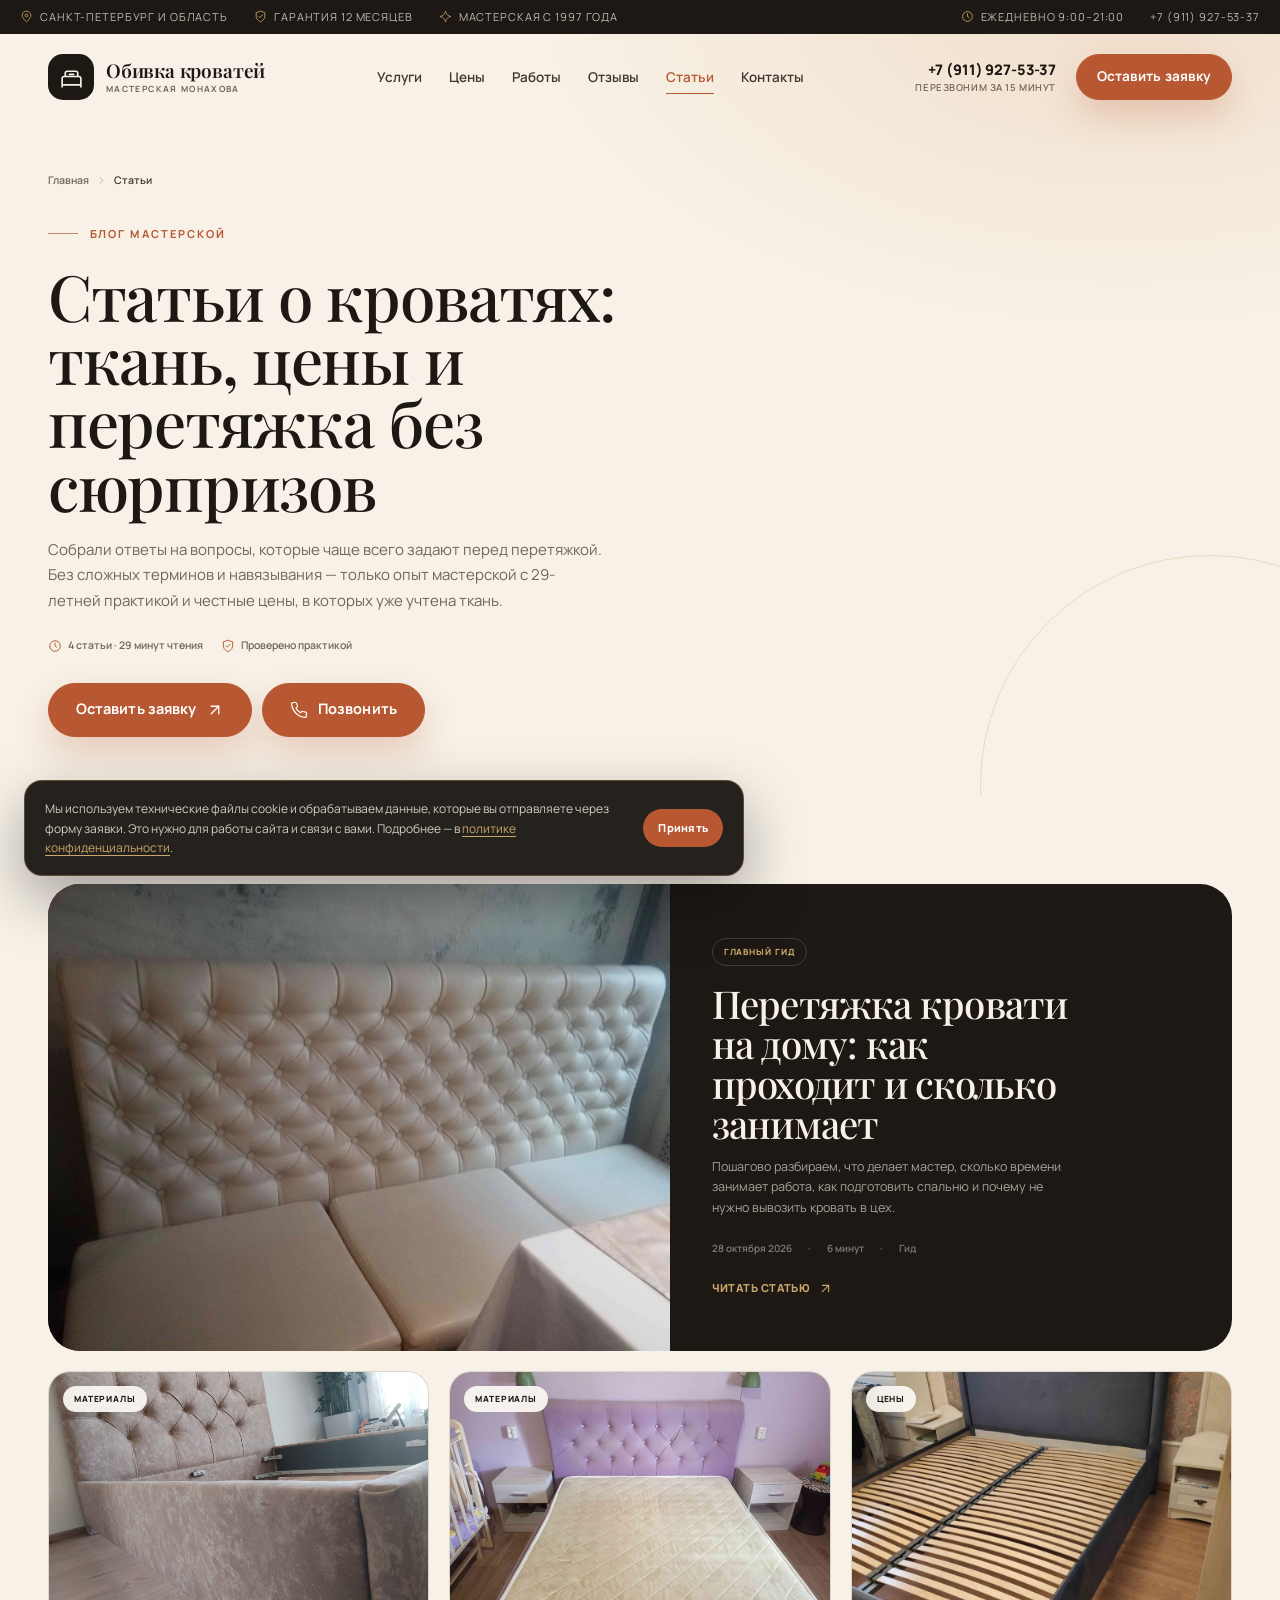
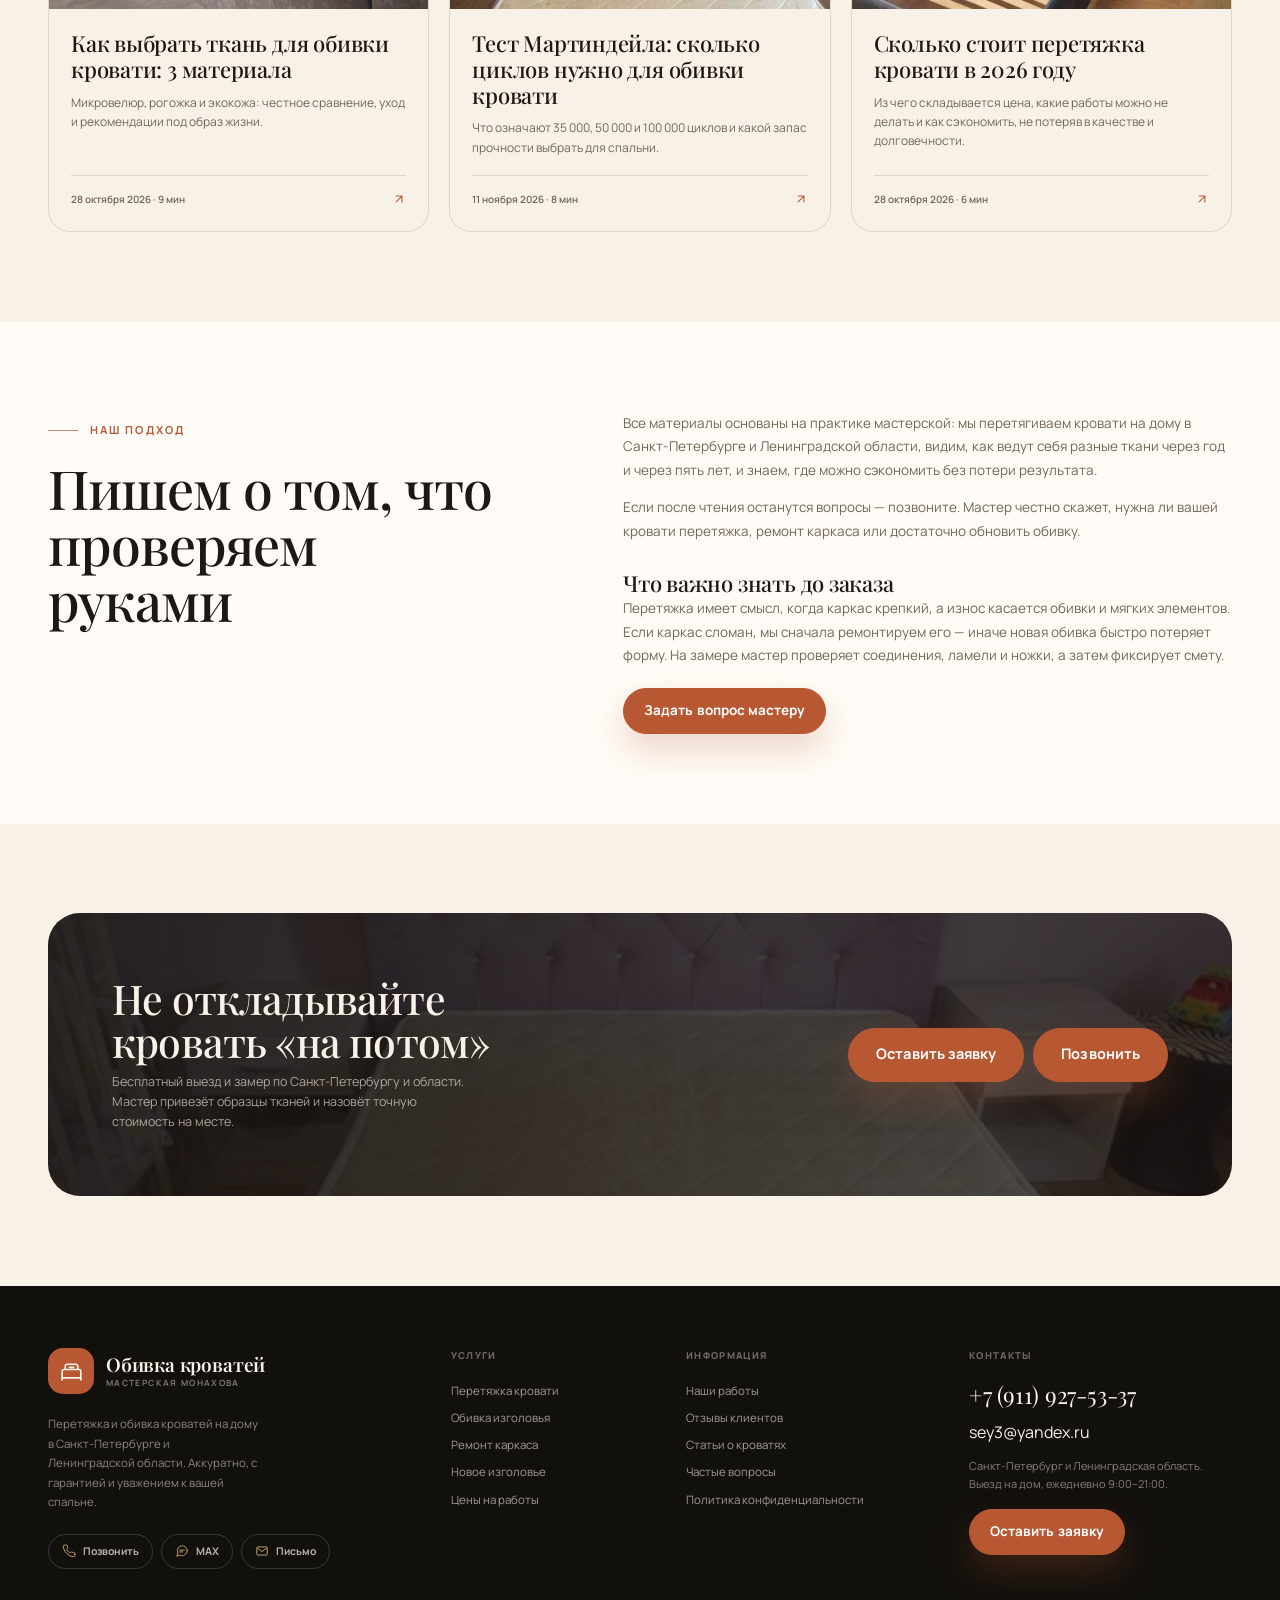
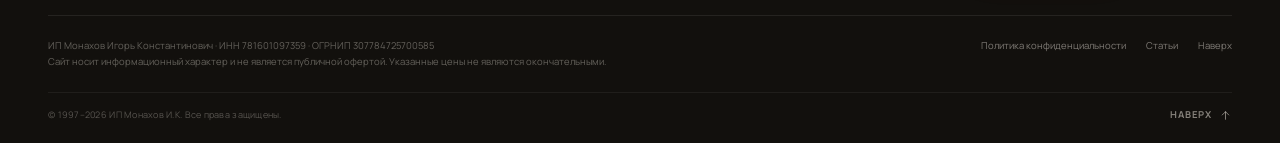
<file: articles.html>
<!DOCTYPE html>
<html lang="ru">
<head>
  <meta charset="utf-8">
  <meta name="viewport" content="width=device-width, initial-scale=1">
  <title>Статьи о перетяжке и обивке кроватей — советы мастерской | Обивка кроватей</title>
  <meta name="description" content="Статьи о перетяжке кроватей: как проходит работа на дому, какую ткань выбрать, что означает тест Мартиндейла и из чего складывается цена. Советы мастерской с 29-летним опытом.">
  <meta name="keywords" content="статьи о перетяжке кроватей, как выбрать ткань для кровати, тест Мартиндейла, сколько стоит перетяжка кровати, обивка кровати на дому">
  <meta name="robots" content="index, follow, max-image-preview:large">
  <meta name="theme-color" content="#f7f1e7">
  <link rel="canonical" href="https://system785.github.io/obivka-krovatei/articles.html">

  <meta property="og:type" content="website">
  <meta property="og:locale" content="ru_RU">
  <meta property="og:site_name" content="Обивка кроватей — мастерская Монахова">
  <meta property="og:title" content="Статьи о перетяжке и обивке кроватей — советы мастерской">
  <meta property="og:description" content="Как проходит перетяжка на дому, какую ткань выбрать, что означает тест Мартиндейла и из чего складывается цена. Спокойные и полезные статьи мастерской с 29-летним опытом.">
  <meta property="og:url" content="https://system785.github.io/obivka-krovatei/articles.html">
  <meta property="og:image" content="https://system785.github.io/obivka-krovatei/assets/img/og-image.jpg">
  <meta property="og:image:width" content="1200">
  <meta property="og:image:height" content="630">
  <meta name="twitter:card" content="summary_large_image">
  <meta name="twitter:title" content="Статьи о перетяжке и обивке кроватей">
  <meta name="twitter:description" content="Ткань, тест Мартиндейла, цены и перетяжка на дому без сюрпризов — статьи мастерской Монахова.">
  <meta name="twitter:image" content="https://system785.github.io/obivka-krovatei/assets/img/og-image.jpg">

  <link rel="icon" href="assets/img/favicon.svg" type="image/svg+xml">
  <link rel="apple-touch-icon" href="assets/img/apple-touch-icon.png">
  <link rel="preconnect" href="https://fonts.googleapis.com">
  <link rel="preconnect" href="https://fonts.gstatic.com" crossorigin>
  <link href="https://fonts.googleapis.com/css2?family=Manrope:wght@400;500;600;700;800&family=Playfair+Display:ital,wght@0,500;0,600;1,500&display=swap" rel="stylesheet">
  <link rel="stylesheet" href="assets/css/style.css">
  <link rel="stylesheet" href="assets/css/pages.css">
  <script>document.documentElement.classList.add('js');</script>

  <script type="application/ld+json">
  {
    "@context": "https://schema.org",
    "@type": "CollectionPage",
    "name": "Статьи о перетяжке и обивке кроватей",
    "url": "https://system785.github.io/obivka-krovatei/articles.html",
    "description": "Практические статьи мастерской о перетяжке кроватей на дому, выборе ткани, тесте Мартиндейла и стоимости работ.",
    "inLanguage": "ru-RU",
    "isPartOf": {
      "@type": "WebSite",
      "name": "Обивка кроватей — мастерская Монахова",
      "url": "https://system785.github.io/obivka-krovatei/"
    },
    "mainEntity": {
      "@type": "ItemList",
      "numberOfItems": 4,
      "itemListElement": [
        {
          "@type": "ListItem",
          "position": 1,
          "url": "https://system785.github.io/obivka-krovatei/articles/peretyazhka-krovati-na-domu.html",
          "name": "Перетяжка кровати на дому: как проходит и сколько занимает"
        },
        {
          "@type": "ListItem",
          "position": 2,
          "url": "https://system785.github.io/obivka-krovatei/articles/kak-vybrat-tkan-dlya-obivki.html",
          "name": "Как выбрать ткань для обивки кровати: 3 материала"
        },
        {
          "@type": "ListItem",
          "position": 3,
          "url": "https://system785.github.io/obivka-krovatei/articles/test-martindejla.html",
          "name": "Тест Мартиндейла: сколько циклов нужно для обивки кровати"
        },
        {
          "@type": "ListItem",
          "position": 4,
          "url": "https://system785.github.io/obivka-krovatei/articles/skolko-stoit-peretyazhka-krovati.html",
          "name": "Сколько стоит перетяжка кровати в 2026 году"
        }
      ]
    }
  }
  </script>
</head>
<body id="top">

<a class="skip-link" href="#main">Перейти к содержанию</a>
<div class="scroll-progress" aria-hidden="true"><span id="scrollProgress"></span></div>

<svg width="0" height="0" aria-hidden="true" focusable="false" style="position:absolute">
  <defs>
    <symbol id="i-bed" viewBox="0 0 24 24"><path d="M3 19v-6a2 2 0 0 1 2-2h14a2 2 0 0 1 2 2v6M3 19h18M3 19v2M21 19v2M6 11V8a2 2 0 0 1 2-2h8a2 2 0 0 1 2 2v3M10 9h4" fill="none" stroke="currentColor" stroke-width="1.6" stroke-linecap="round" stroke-linejoin="round"/></symbol>
    <symbol id="i-phone" viewBox="0 0 24 24"><path d="M22 16.92v3a2 2 0 0 1-2.18 2 19.8 19.8 0 0 1-8.63-3.07 19.5 19.5 0 0 1-6-6A19.8 19.8 0 0 1 2.12 4.18 2 2 0 0 1 4.11 2h3a2 2 0 0 1 2 1.72c.12.9.33 1.78.62 2.63a2 2 0 0 1-.45 2.11L8 9.73a16 16 0 0 0 6 6l1.27-1.27a2 2 0 0 1 2.11-.45c.85.29 1.73.5 2.63.62A2 2 0 0 1 22 16.92Z" fill="none" stroke="currentColor" stroke-width="1.6" stroke-linecap="round" stroke-linejoin="round"/></symbol>
    <symbol id="i-mail" viewBox="0 0 24 24"><rect x="3" y="5" width="18" height="14" rx="2" fill="none" stroke="currentColor" stroke-width="1.6"/><path d="m4 7 8 6 8-6" fill="none" stroke="currentColor" stroke-width="1.6" stroke-linecap="round" stroke-linejoin="round"/></symbol>
    <symbol id="i-max" viewBox="0 0 24 24"><path d="M21 11.5a8.5 8.5 0 0 1-12.3 7.6L3 21l1.9-5.7A8.5 8.5 0 1 1 21 11.5Z" fill="none" stroke="currentColor" stroke-width="1.6" stroke-linecap="round" stroke-linejoin="round"/><path d="M8 10.5h8M8 13.5h5" fill="none" stroke="currentColor" stroke-width="1.6" stroke-linecap="round"/></symbol>
    <symbol id="i-arrow-up-right" viewBox="0 0 24 24"><path d="M7 17 17 7M7 7h10v10" fill="none" stroke="currentColor" stroke-width="1.8" stroke-linecap="round" stroke-linejoin="round"/></symbol>
    <symbol id="i-arrow-right" viewBox="0 0 24 24"><path d="M4 12h16M14 6l6 6-6 6" fill="none" stroke="currentColor" stroke-width="1.8" stroke-linecap="round" stroke-linejoin="round"/></symbol>
    <symbol id="i-arrow-up" viewBox="0 0 24 24"><path d="M12 19V5M6 11l6-6 6 6" fill="none" stroke="currentColor" stroke-width="1.8" stroke-linecap="round" stroke-linejoin="round"/></symbol>
    <symbol id="i-check" viewBox="0 0 24 24"><path d="m20 6-11 11-5-5" fill="none" stroke="currentColor" stroke-width="1.8" stroke-linecap="round" stroke-linejoin="round"/></symbol>
    <symbol id="i-sparkle" viewBox="0 0 24 24"><path d="M12 2c.7 5.3 4.7 9.3 10 10-5.3.7-9.3 4.7-10 10-.7-5.3-4.7-9.3-10-10 5.3-.7 9.3-4.7 10-10Z" fill="none" stroke="currentColor" stroke-width="1.4" stroke-linejoin="round"/></symbol>
    <symbol id="i-close" viewBox="0 0 24 24"><path d="m6 6 12 12M18 6 6 18" fill="none" stroke="currentColor" stroke-width="1.8" stroke-linecap="round"/></symbol>
    <symbol id="i-chevron-right" viewBox="0 0 24 24"><path d="m9 6 6 6-6 6" fill="none" stroke="currentColor" stroke-width="1.8" stroke-linecap="round" stroke-linejoin="round"/></symbol>
    <symbol id="i-chevron-left" viewBox="0 0 24 24"><path d="m15 6-6 6 6 6" fill="none" stroke="currentColor" stroke-width="1.8" stroke-linecap="round" stroke-linejoin="round"/></symbol>
    <symbol id="i-clock" viewBox="0 0 24 24"><circle cx="12" cy="12" r="9" fill="none" stroke="currentColor" stroke-width="1.6"/><path d="M12 7v5l3 2" fill="none" stroke="currentColor" stroke-width="1.6" stroke-linecap="round" stroke-linejoin="round"/></symbol>
    <symbol id="i-copy" viewBox="0 0 24 24"><rect x="8" y="8" width="12" height="12" rx="2" fill="none" stroke="currentColor" stroke-width="1.6"/><path d="M16 8V6a2 2 0 0 0-2-2H6a2 2 0 0 0-2 2v8a2 2 0 0 0 2 2h2" fill="none" stroke="currentColor" stroke-width="1.6"/></symbol>
    <symbol id="i-shield" viewBox="0 0 24 24"><path d="M12 22s8-4 8-10V5l-8-3-8 3v7c0 6 8 10 8 10Z" fill="none" stroke="currentColor" stroke-width="1.6" stroke-linejoin="round"/><path d="m8.5 11.5 2.5 2.5 4.5-5" fill="none" stroke="currentColor" stroke-width="1.6" stroke-linecap="round" stroke-linejoin="round"/></symbol>
    <symbol id="i-pin" viewBox="0 0 24 24"><path d="M20 10c0 5-8 12-8 12S4 15 4 10a8 8 0 1 1 16 0Z" fill="none" stroke="currentColor" stroke-width="1.6" stroke-linejoin="round"/><circle cx="12" cy="10" r="2.6" fill="none" stroke="currentColor" stroke-width="1.6"/></symbol>
  </defs>
</svg>

<header class="site-header" id="header">
  <div class="topbar">
    <div class="container topbar__inner">
      <div class="topbar__list">
        <span class="topbar__item"><svg class="icon" aria-hidden="true"><use href="#i-pin"></use></svg>Санкт-Петербург и область</span>
        <span class="topbar__item"><svg class="icon" aria-hidden="true"><use href="#i-shield"></use></svg>Гарантия 12 месяцев</span>
        <span class="topbar__item"><svg class="icon" aria-hidden="true"><use href="#i-sparkle"></use></svg>Мастерская с 1997 года</span>
      </div>
      <div class="topbar__list">
        <span class="topbar__item"><svg class="icon" aria-hidden="true"><use href="#i-clock"></use></svg>Ежедневно 9:00–21:00</span>
        <a class="topbar__item" href="tel:+79119275337">+7 (911) 927-53-37</a>
      </div>
    </div>
  </div>
  <div class="container header__inner">
    <a class="logo" href="index.html" aria-label="Обивка кроватей — на главную">
      <span class="logo__mark"><svg class="icon" aria-hidden="true"><use href="#i-bed"></use></svg></span>
      <span class="logo__text"><span class="logo__title">Обивка кроватей</span><span class="logo__sub">мастерская Монахова</span></span>
    </a>
    <nav class="nav" aria-label="Основная навигация">
      <a class="nav__link" href="index.html#services">Услуги</a>
      <a class="nav__link" href="index.html#prices">Цены</a>
      <a class="nav__link" href="index.html#works">Работы</a>
      <a class="nav__link" href="index.html#reviews">Отзывы</a>
      <a class="nav__link is-active" href="articles.html" aria-current="page">Статьи</a>
      <a class="nav__link" href="index.html#contacts">Контакты</a>
    </nav>
    <div class="header__actions">
      <div class="header__phone"><a href="tel:+79119275337">+7 (911) 927-53-37</a><span>перезвоним за 15 минут</span></div>
      <button class="btn btn--primary btn--sm" type="button" data-open-lead data-service="Перетяжка кровати">Оставить заявку</button>
      <button class="burger" id="burger" type="button" aria-label="Открыть меню" aria-expanded="false" aria-controls="mobileMenu"><span></span><span></span></button>
    </div>
  </div>
</header>

<div class="mobile-menu" id="mobileMenu" aria-hidden="true">
  <div class="mobile-menu__head">
    <a class="logo" href="index.html" aria-label="Обивка кроватей — на главную">
      <span class="logo__mark"><svg class="icon" aria-hidden="true"><use href="#i-bed"></use></svg></span>
      <span class="logo__text"><span class="logo__title">Обивка кроватей</span><span class="logo__sub">мастерская Монахова</span></span>
    </a>
    <button class="mobile-menu__close" id="menuClose" type="button" aria-label="Закрыть меню"><svg class="icon" aria-hidden="true"><use href="#i-close"></use></svg></button>
  </div>
  <nav class="mobile-nav" aria-label="Мобильная навигация">
    <a class="mobile-nav__link" href="index.html#services"><span>01</span>Услуги</a>
    <a class="mobile-nav__link" href="index.html#prices"><span>02</span>Цены</a>
    <a class="mobile-nav__link" href="index.html#works"><span>03</span>Работы</a>
    <a class="mobile-nav__link" href="index.html#reviews"><span>04</span>Отзывы</a>
    <a class="mobile-nav__link" href="articles.html"><span>05</span>Статьи</a>
    <a class="mobile-nav__link" href="index.html#contacts"><span>06</span>Контакты</a>
  </nav>
  <div class="mobile-menu__contacts">
    <a class="mobile-menu__phone" href="tel:+79119275337">+7 (911) 927-53-37</a>
    <p class="mobile-menu__note">Санкт-Петербург и область · ежедневно 9:00–21:00</p>
    <div class="mobile-menu__actions">
      <button class="btn btn--primary" type="button" data-open-lead data-service="Перетяжка кровати">Оставить заявку</button>
      <button class="btn btn--outline" type="button" data-open-max>Написать в MAX</button>
    </div>
    <a class="btn btn--ghost" href="mailto:sey3@yandex.ru?subject=Заявка%20на%20перетяжку%20кровати">Написать письмо</a>
  </div>
</div>

<main id="main">
  <section class="page-hero">
    <div class="container">
      <nav class="breadcrumbs" aria-label="Хлебные крошки">
        <a href="index.html">Главная</a>
        <svg class="icon" aria-hidden="true"><use href="#i-chevron-right"></use></svg>
        <span aria-current="page">Статьи</span>
      </nav>
      <div class="eyebrow">Блог мастерской</div>
      <h1>Статьи о кроватях: ткань, цены и перетяжка без сюрпризов</h1>
      <p class="page-hero__lead">Собрали ответы на вопросы, которые чаще всего задают перед перетяжкой. Без сложных терминов и навязывания — только опыт мастерской с 29-летней практикой и честные цены, в которых уже учтена ткань.</p>
      <div class="page-hero__meta">
        <span><svg class="icon" aria-hidden="true"><use href="#i-clock"></use></svg>4 статьи · 29 минут чтения</span>
        <span><svg class="icon" aria-hidden="true"><use href="#i-shield"></use></svg>Проверено практикой</span>
      </div>
      <div class="page-hero__actions">
        <button class="btn btn--primary" type="button" data-open-lead data-service="Перетяжка кровати">Оставить заявку <svg class="icon arrow" aria-hidden="true"><use href="#i-arrow-up-right"></use></svg></button>
        <a class="btn btn--outline" href="tel:+79119275337"><svg class="icon" aria-hidden="true"><use href="#i-phone"></use></svg>Позвонить</a>
      </div>
    </div>
  </section>

  <section class="section section--tight">
    <div class="container">
      <a class="blog-feature" href="articles/peretyazhka-krovati-na-domu.html" data-reveal>
        <div class="blog-feature__media">
          <img src="assets/img/work-classic.jpg" width="1400" height="1050" alt="Классическая кровать после перетяжки на дому" loading="eager">
        </div>
        <div class="blog-feature__body">
          <span class="blog-feature__tag">Главный гид</span>
          <h2>Перетяжка кровати на дому: как проходит и сколько занимает</h2>
          <p>Пошагово разбираем, что делает мастер, сколько времени занимает работа, как подготовить спальню и почему не нужно вывозить кровать в цех.</p>
          <div class="blog-feature__meta">
            <span>28 октября 2026</span>
            <span>·</span>
            <span>6 минут</span>
            <span>·</span>
            <span>Гид</span>
          </div>
          <span class="blog-feature__link">Читать статью <svg class="icon" aria-hidden="true"><use href="#i-arrow-up-right"></use></svg></span>
        </div>
      </a>

      <div class="blog-grid">
        <a class="article-card" href="articles/kak-vybrat-tkan-dlya-obivki.html" data-reveal style="--d:.04s">
          <div class="article-card__media">
            <img src="assets/img/work-update-1.jpg" width="1400" height="1050" alt="Обивка кровати и выбор ткани" loading="lazy">
            <span class="article-card__cat">Материалы</span>
          </div>
          <div class="article-card__body">
            <h3>Как выбрать ткань для обивки кровати: 3 материала</h3>
            <p>Микровелюр, рогожка и экокожа: честное сравнение, уход и рекомендации под образ жизни.</p>
            <span class="article-card__meta"><span>28 октября 2026 · 9 мин</span><svg class="icon" aria-hidden="true"><use href="#i-arrow-up-right"></use></svg></span>
          </div>
        </a>

        <a class="article-card" href="articles/test-martindejla.html" data-reveal style="--d:.1s">
          <div class="article-card__media">
            <img src="assets/img/work-living.jpg" width="1400" height="1050" alt="Ткань для обивки кровати и тест Мартиндейла" loading="lazy">
            <span class="article-card__cat">Материалы</span>
          </div>
          <div class="article-card__body">
            <h3>Тест Мартиндейла: сколько циклов нужно для обивки кровати</h3>
            <p>Что означают 35 000, 50 000 и 100 000 циклов и какой запас прочности выбрать для спальни.</p>
            <span class="article-card__meta"><span>11 ноября 2026 · 8 мин</span><svg class="icon" aria-hidden="true"><use href="#i-arrow-up-right"></use></svg></span>
          </div>
        </a>

        <a class="article-card" href="articles/skolko-stoit-peretyazhka-krovati.html" data-reveal style="--d:.16s">
          <div class="article-card__media">
            <img src="assets/img/hero-bed.jpg" width="937" height="1250" alt="Кровать после перетяжки — пример расчёта стоимости" loading="lazy">
            <span class="article-card__cat">Цены</span>
          </div>
          <div class="article-card__body">
            <h3>Сколько стоит перетяжка кровати в 2026 году</h3>
            <p>Из чего складывается цена, какие работы можно не делать и как сэкономить, не потеряв в качестве и долговечности.</p>
            <span class="article-card__meta"><span>28 октября 2026 · 6 мин</span><svg class="icon" aria-hidden="true"><use href="#i-arrow-up-right"></use></svg></span>
          </div>
        </a>
      </div>
    </div>
  </section>

  <section class="section section--surface section--tight">
    <div class="container">
      <div class="blog-intro">
        <div data-reveal>
          <div class="eyebrow">Наш подход</div>
          <h2>Пишем о том, что проверяем руками</h2>
        </div>
        <div class="blog-intro__text" data-reveal style="--d:.08s">
          <p>Все материалы основаны на практике мастерской: мы перетягиваем кровати на дому в Санкт-Петербурге и Ленинградской области, видим, как ведут себя разные ткани через год и через пять лет, и знаем, где можно сэкономить без потери результата.</p>
          <p>Если после чтения останутся вопросы — позвоните. Мастер честно скажет, нужна ли вашей кровати перетяжка, ремонт каркаса или достаточно обновить обивку.</p>
          <h3>Что важно знать до заказа</h3>
          <p>Перетяжка имеет смысл, когда каркас крепкий, а износ касается обивки и мягких элементов. Если каркас сломан, мы сначала ремонтируем его — иначе новая обивка быстро потеряет форму. На замере мастер проверяет соединения, ламели и ножки, а затем фиксирует смету.</p>
          <button class="btn btn--outline btn--sm" style="margin-top:20px" type="button" data-open-lead data-service="Консультация">Задать вопрос мастеру</button>
        </div>
      </div>
    </div>
  </section>

  <section class="section section--tight">
    <div class="container">
      <div class="cta-band" data-reveal>
        <div class="cta-band__inner">
          <div>
            <h2>Не откладывайте кровать «на потом»</h2>
            <p>Бесплатный выезд и замер по Санкт-Петербургу и области. Мастер привезёт образцы тканей и назовёт точную стоимость на месте.</p>
          </div>
          <div class="cta-band__actions">
            <button class="btn btn--primary" type="button" data-open-lead data-service="Перетяжка кровати">Оставить заявку</button>
            <a class="btn btn--light" href="tel:+79119275337">Позвонить</a>
          </div>
        </div>
      </div>
    </div>
  </section>
</main>

<footer class="footer">
  <div class="container">
    <div class="footer__grid">
      <div class="footer__about">
        <a class="logo" href="index.html" aria-label="Обивка кроватей — на главную">
          <span class="logo__mark"><svg class="icon" aria-hidden="true"><use href="#i-bed"></use></svg></span>
          <span class="logo__text"><span class="logo__title">Обивка кроватей</span><span class="logo__sub">мастерская Монахова</span></span>
        </a>
        <p>Перетяжка и обивка кроватей на дому в Санкт-Петербурге и Ленинградской области. Аккуратно, с гарантией и уважением к вашей спальне.</p>
        <div class="footer__socials">
          <a class="footer__social" href="tel:+79119275337"><svg class="icon" aria-hidden="true"><use href="#i-phone"></use></svg>Позвонить</a>
          <button class="footer__social" type="button" data-open-max><svg class="icon" aria-hidden="true"><use href="#i-max"></use></svg>MAX</button>
          <a class="footer__social" href="mailto:sey3@yandex.ru"><svg class="icon" aria-hidden="true"><use href="#i-mail"></use></svg>Письмо</a>
        </div>
      </div>
      <div>
        <div class="footer__title">Услуги</div>
        <div class="footer__links">
          <a href="index.html#services">Перетяжка кровати</a>
          <a href="index.html#services">Обивка изголовья</a>
          <a href="index.html#services">Ремонт каркаса</a>
          <a href="index.html#services">Новое изголовье</a>
          <a href="index.html#prices">Цены на работы</a>
        </div>
      </div>
      <div>
        <div class="footer__title">Информация</div>
        <div class="footer__links">
          <a href="index.html#works">Наши работы</a>
          <a href="index.html#reviews">Отзывы клиентов</a>
          <a href="articles.html">Статьи о кроватях</a>
          <a href="index.html#faq">Частые вопросы</a>
          <a href="privacy.html">Политика конфиденциальности</a>
        </div>
      </div>
      <div>
        <div class="footer__title">Контакты</div>
        <div class="footer__contacts">
          <a class="footer__phone" href="tel:+79119275337">+7 (911) 927-53-37</a>
          <a href="mailto:sey3@yandex.ru">sey3@yandex.ru</a>
          <p>Санкт-Петербург и Ленинградская область.<br>Выезд на дом, ежедневно 9:00–21:00.</p>
          <button class="btn btn--primary btn--sm" type="button" data-open-lead data-service="Перетяжка кровати">Оставить заявку</button>
        </div>
      </div>
    </div>
    <div class="footer__legal">
      <p>ИП Монахов Игорь Константинович · ИНН 781601097359 · ОГРНИП 307784725700585<br>Сайт носит информационный характер и не является публичной офертой. Указанные цены не являются окончательными.</p>
      <div class="footer__legal-links">
        <a href="privacy.html">Политика конфиденциальности</a>
        <a href="articles.html">Статьи</a>
        <a href="#top">Наверх</a>
      </div>
    </div>
    <div class="footer__bottom">
      <p>© 1997–<span data-year>2026</span> ИП Монахов И.К. Все права защищены.</p>
      <a class="to-top" href="#top">Наверх <svg class="icon" aria-hidden="true"><use href="#i-arrow-up"></use></svg></a>
    </div>
  </div>
</footer>

<div class="mobile-bar" id="mobileBar">
  <div class="mobile-bar__inner">
    <a class="mobile-bar__item" href="tel:+79119275337"><svg class="icon" aria-hidden="true"><use href="#i-phone"></use></svg>Позвонить</a>
    <button class="mobile-bar__item mobile-bar__item--primary" type="button" data-open-lead data-service="Перетяжка кровати"><svg class="icon" aria-hidden="true"><use href="#i-sparkle"></use></svg>Оставить заявку</button>
    <button class="mobile-bar__item" type="button" data-open-max><svg class="icon" aria-hidden="true"><use href="#i-max"></use></svg>MAX</button>
  </div>
</div>

<dialog class="modal modal--sm" id="leadModal" aria-labelledby="leadModalTitle">
  <div class="modal__card">
    <div class="modal__body" data-form-wrap>
      <button class="modal__close" type="button" data-close aria-label="Закрыть окно заявки"><svg class="icon" aria-hidden="true"><use href="#i-close"></use></svg></button>
      <h3 id="leadModalTitle">Оставьте заявку</h3>
      <p>Перезвоним в течение 15 минут и ответим на все вопросы.</p>
      <form class="modal__form" data-lead-form novalidate>
        <div class="form-grid">
          <div class="field">
            <label for="pageName">Ваше имя</label>
            <input type="text" id="pageName" name="name" placeholder="Например, Елена" autocomplete="name" required>
            <span class="field__error">Укажите имя — как к вам обращаться</span>
          </div>
          <div class="field">
            <label for="pagePhone">Телефон</label>
            <input type="tel" id="pagePhone" name="phone" placeholder="+7 (___) ___-__-__" autocomplete="tel" inputmode="tel" required>
            <span class="field__error">Введите телефон полностью</span>
          </div>
          <div class="field field--full">
            <label for="pageService">Что нужно сделать</label>
            <select id="pageService" name="service">
              <option value="Перетяжка кровати">Перетяжка кровати под ключ</option>
              <option value="Обивка изголовья">Обивка изголовья</option>
              <option value="Ремонт каркаса">Ремонт каркаса</option>
              <option value="Декор и стяжка">Декор и стяжка</option>
              <option value="Консультация">Консультация</option>
            </select>
          </div>
          <div class="field field--full">
            <label for="pageComment">Комментарий <span style="font-weight:500;color:var(--muted)">(необязательно)</span></label>
            <textarea id="pageComment" name="comment" rows="2" placeholder="Размер кровати, что хочется изменить..."></textarea>
          </div>
        </div>
        <label class="consent">
          <input type="checkbox" name="consent" required>
          <span>Согласен с <a href="privacy.html" target="_blank">политикой конфиденциальности</a> и обработкой персональных данных</span>
        </label>
        <button class="btn btn--primary btn--wide" type="submit">Отправить заявку <svg class="icon arrow" aria-hidden="true"><use href="#i-arrow-up-right"></use></svg></button>
        <div class="form-card__foot"><svg class="icon" aria-hidden="true"><use href="#i-shield"></use></svg>Не передаём данные третьим лицам. Сайт использует cookie; подробнее — в политике.</div>
      </form>
      <div class="form-success">
        <span class="form-success__icon"><svg class="icon" aria-hidden="true"><use href="#i-check"></use></svg></span>
        <h3>Письмо готово!</h3>
        <p>Мы подготовили письмо на sey3@yandex.ru. Отправьте его — и мастер свяжется с вами в течение 15 минут. Если почтовая программа не открылась, напишите нам напрямую или позвоните.</p>
        <div class="form-success__actions">
          <a class="btn btn--primary btn--sm" href="mailto:sey3@yandex.ru" data-success-email>Открыть письмо</a>
          <a class="btn btn--outline btn--sm" href="tel:+79119275337">Позвонить</a>
        </div>
      </div>
    </div>
  </div>
</dialog>

<dialog class="modal modal--sm" id="maxModal" aria-labelledby="maxModalTitle">
  <div class="modal__card">
    <div class="modal__body max-card">
      <button class="modal__close" type="button" data-close aria-label="Закрыть окно MAX"><svg class="icon" aria-hidden="true"><use href="#i-close"></use></svg></button>
      <span class="max-card__icon"><svg class="icon" aria-hidden="true"><use href="#i-max"></use></svg></span>
      <h3 id="maxModalTitle">Написать в MAX</h3>
      <p>Откройте наш профиль в MAX — мастер ответит в течение 15 минут. Можно сразу прислать фото кровати.</p>
      <div class="max-card__phone">
        <span>+7 (911) 927-53-37</span>
        <button class="copy-btn" type="button" data-copy="+79119275337" aria-label="Скопировать номер телефона"><svg class="icon" aria-hidden="true"><use href="#i-copy"></use></svg><span class="copy-btn__text">Копировать</span></button>
      </div>
      <div class="max-card__actions">
        <a class="btn btn--primary btn--wide" href="https://max.ru/u/f9LHodD0cOI4Y1_zO4Eq9fsVfXrrHTBq4bEdSOIlmNGDxMQhLG513nMJ1so" target="_blank">Открыть MAX <svg class="icon arrow" aria-hidden="true"><use href="#i-arrow-up-right"></use></svg></a>
        <button class="btn btn--outline btn--wide" type="button" data-open-lead data-service="Перетяжка кровати">Оставить заявку на сайте</button>
      </div>
      <p class="max-card__note">Если MAX ещё не установлен — позвоните по номеру выше или оставьте заявку: мастер перезвонит сам.</p>
    </div>
  </div>
</dialog>

<script src="assets/js/main.js"></script>
</body>
</html>
</file>
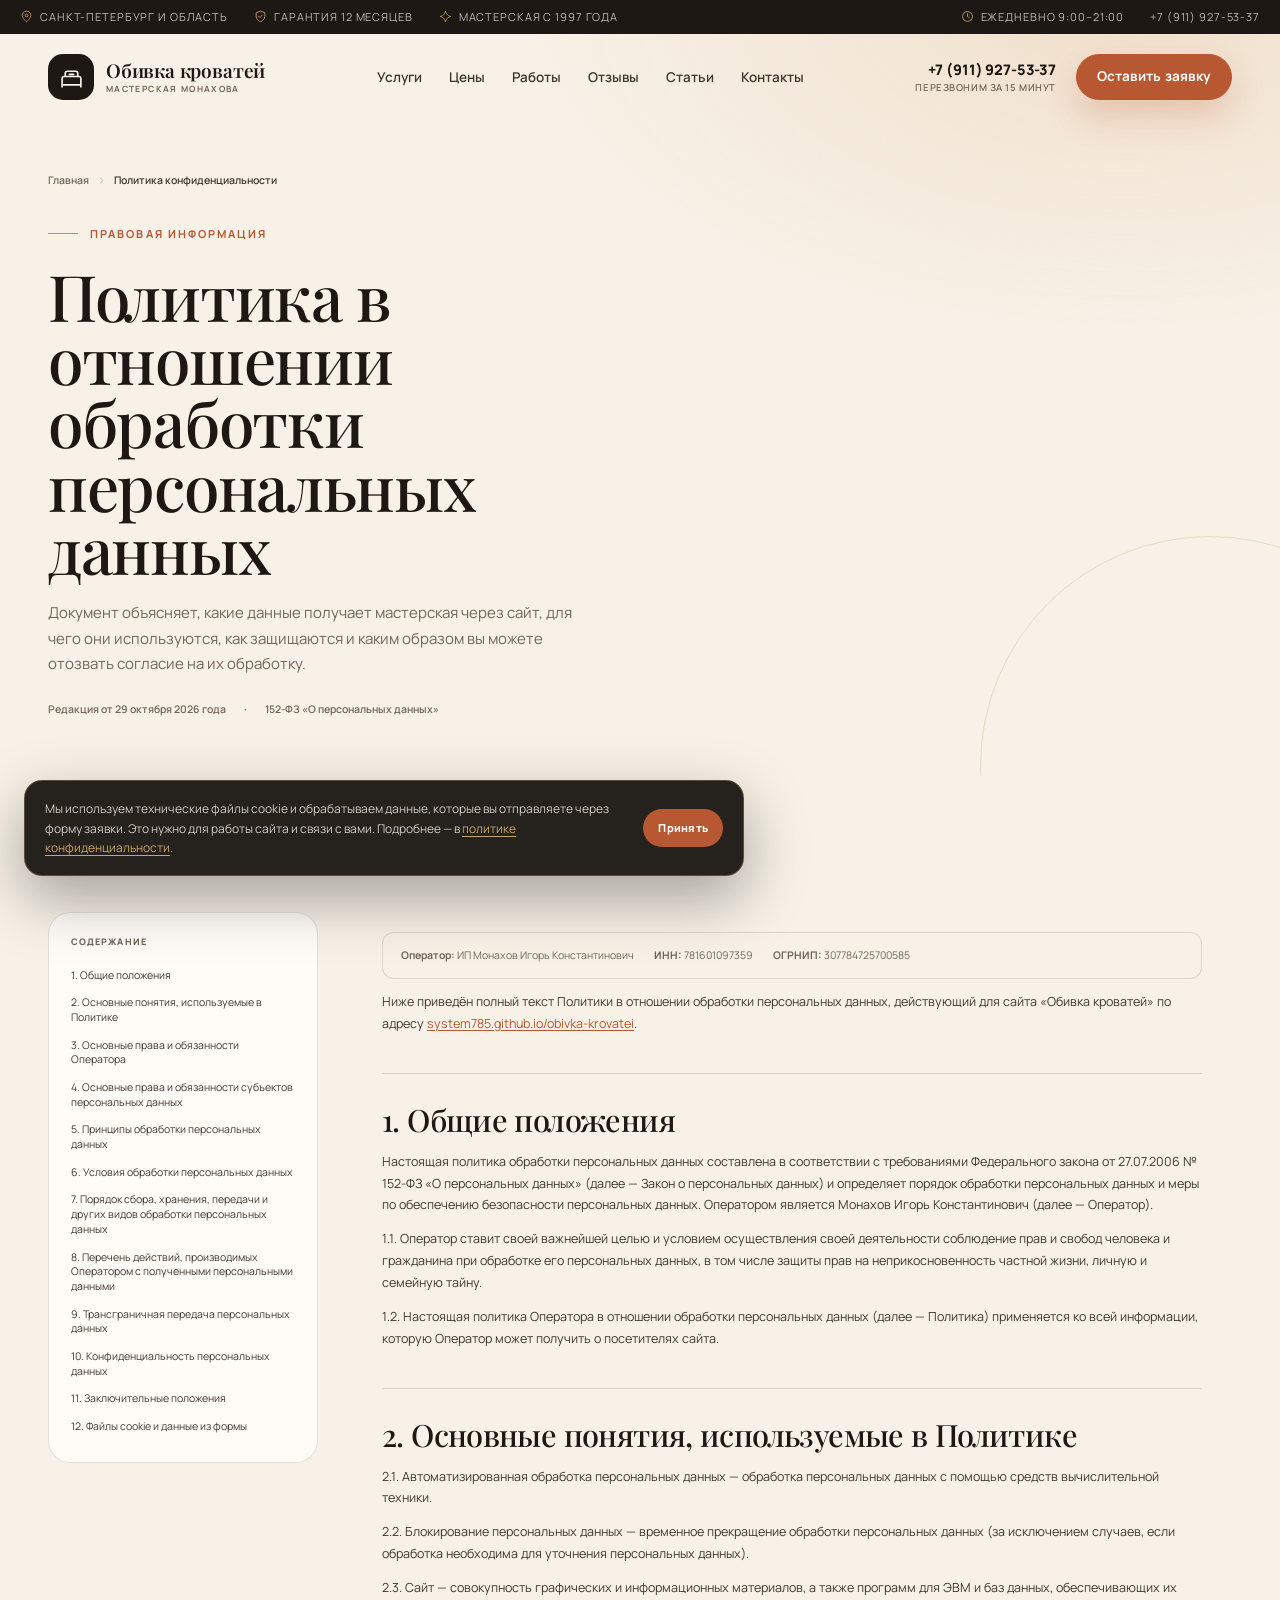
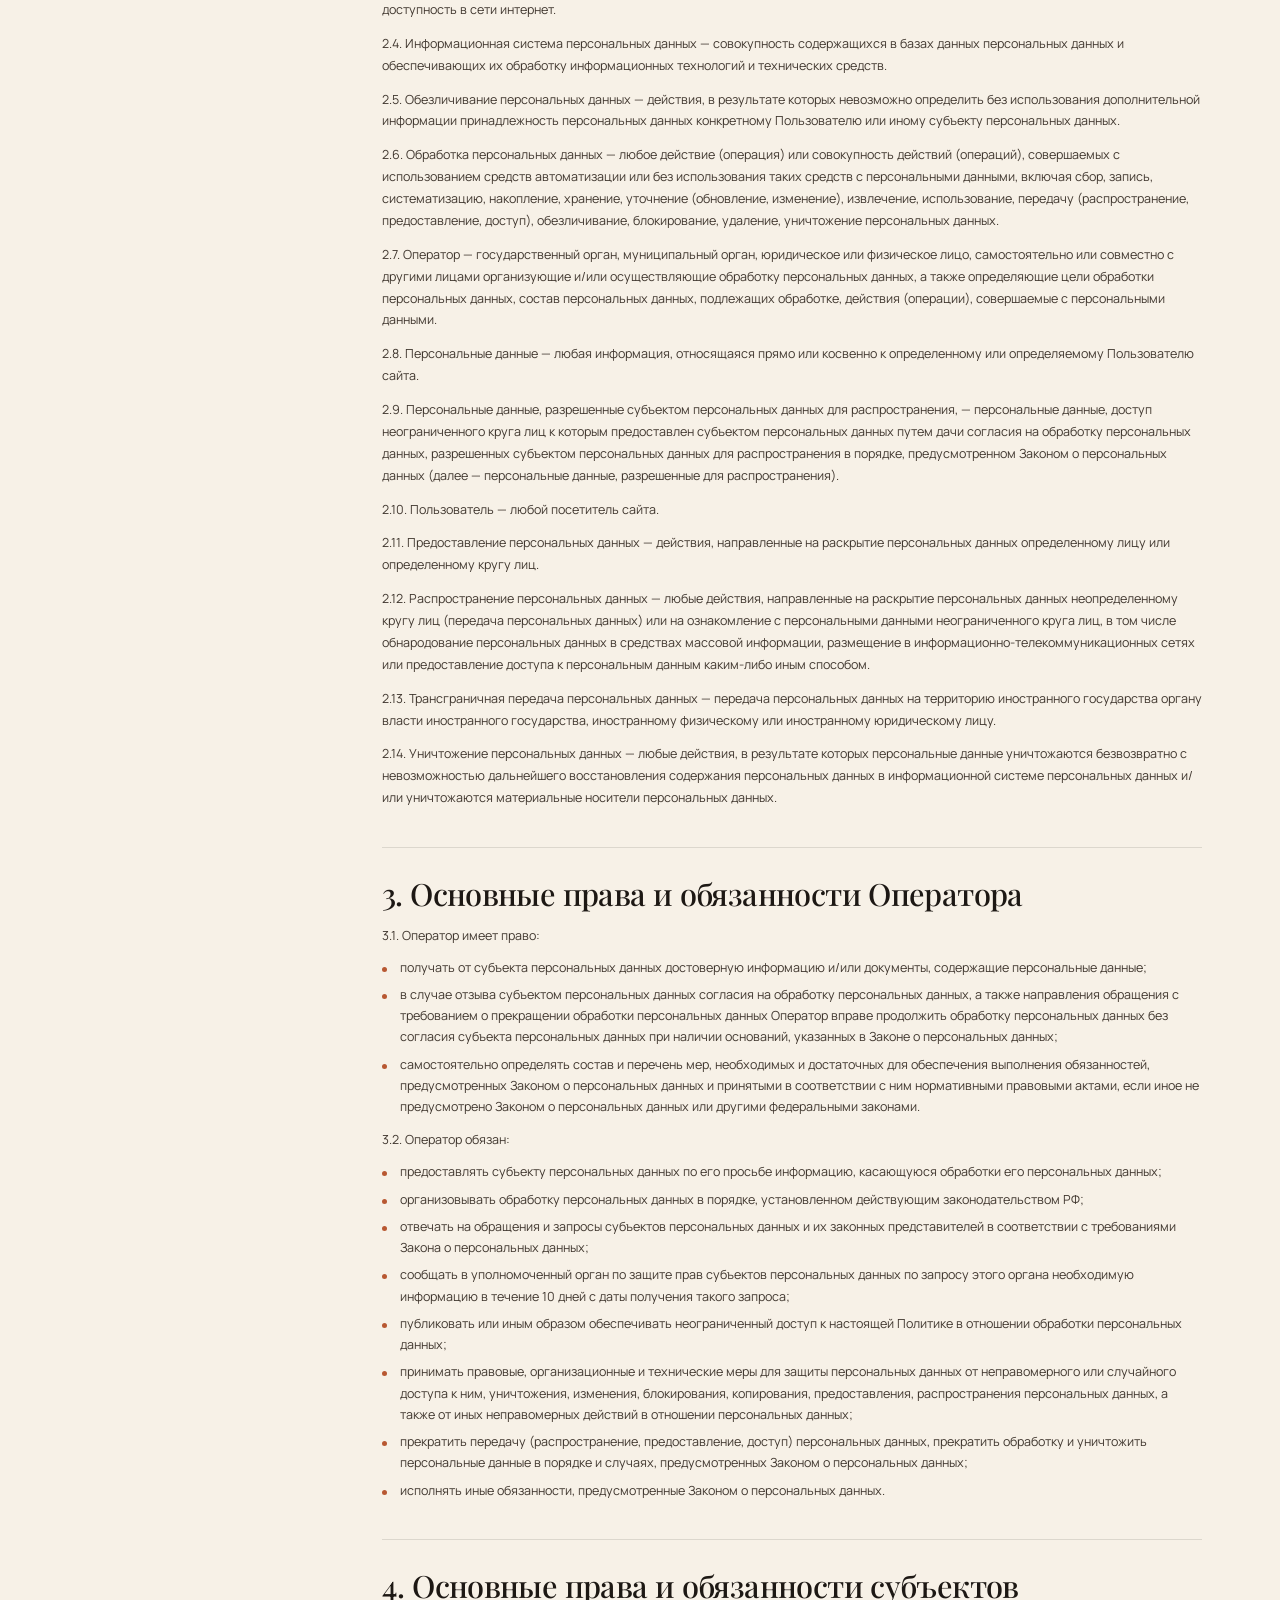
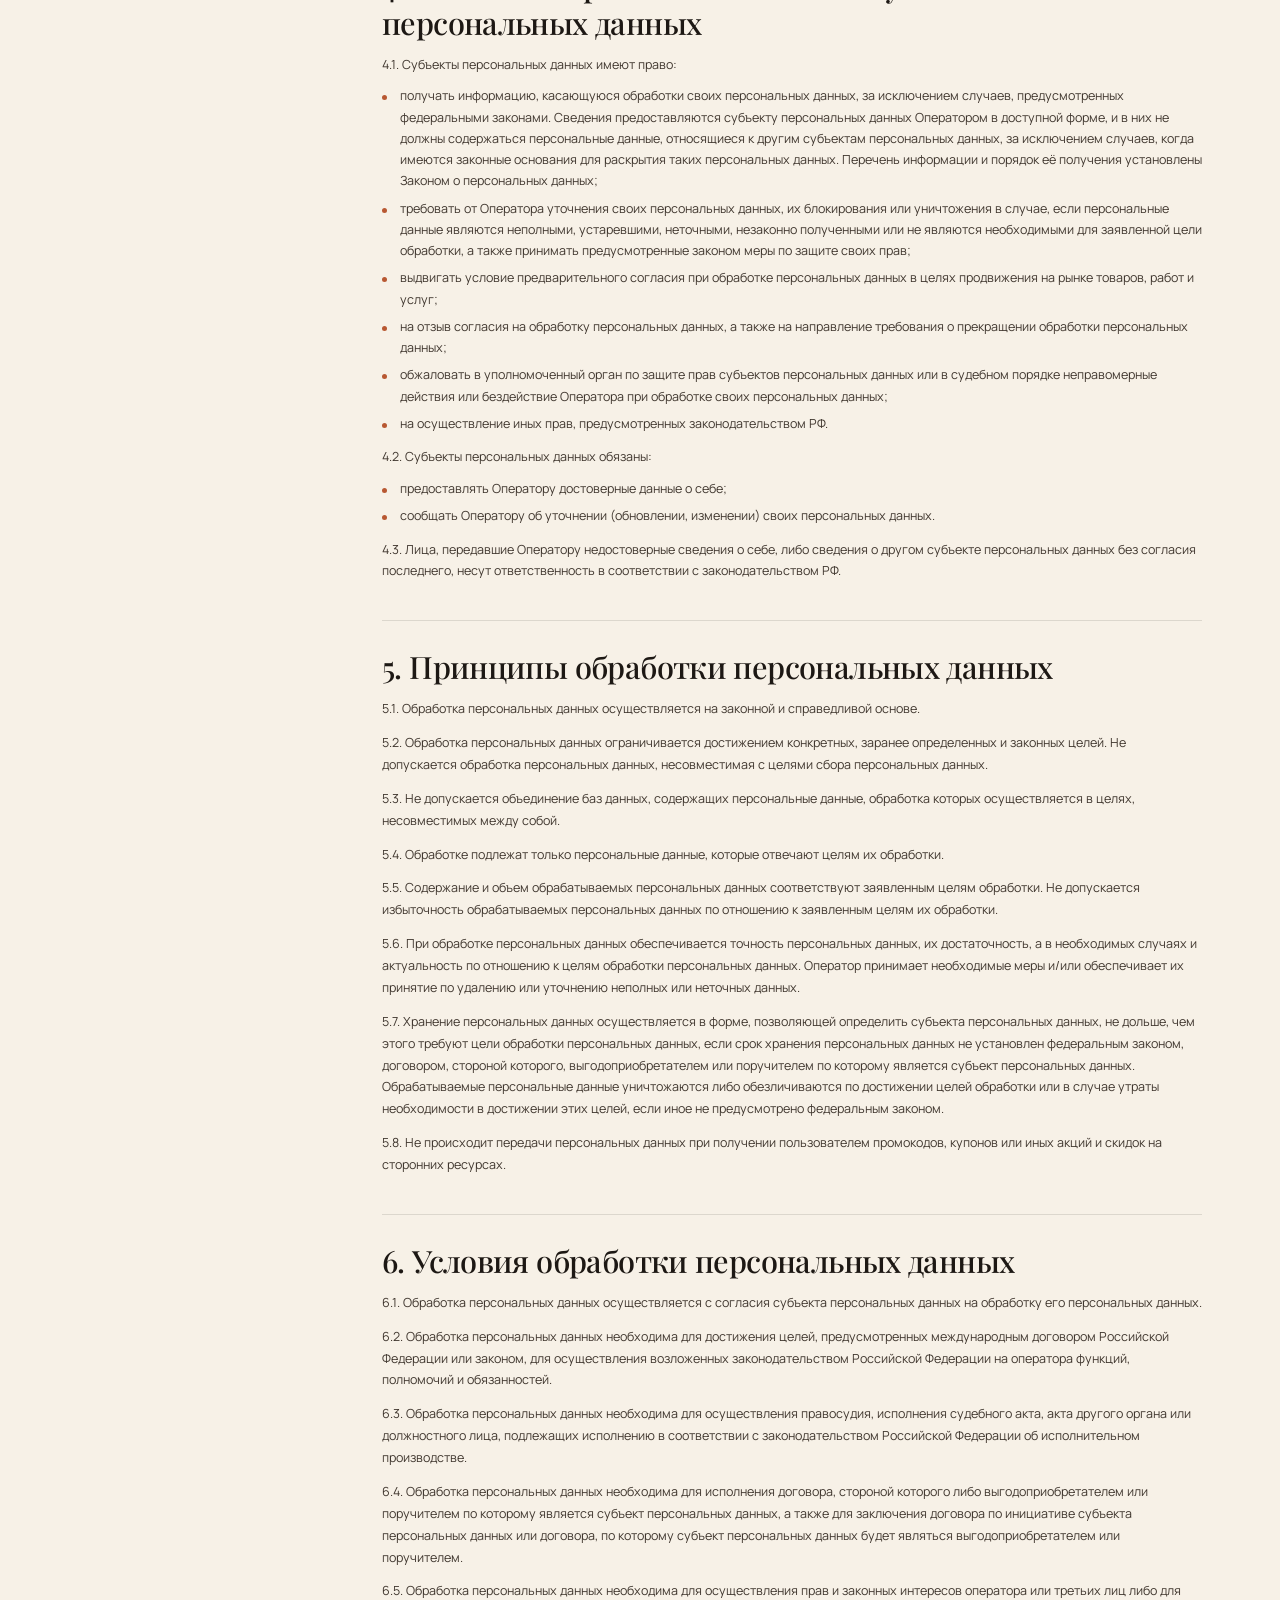
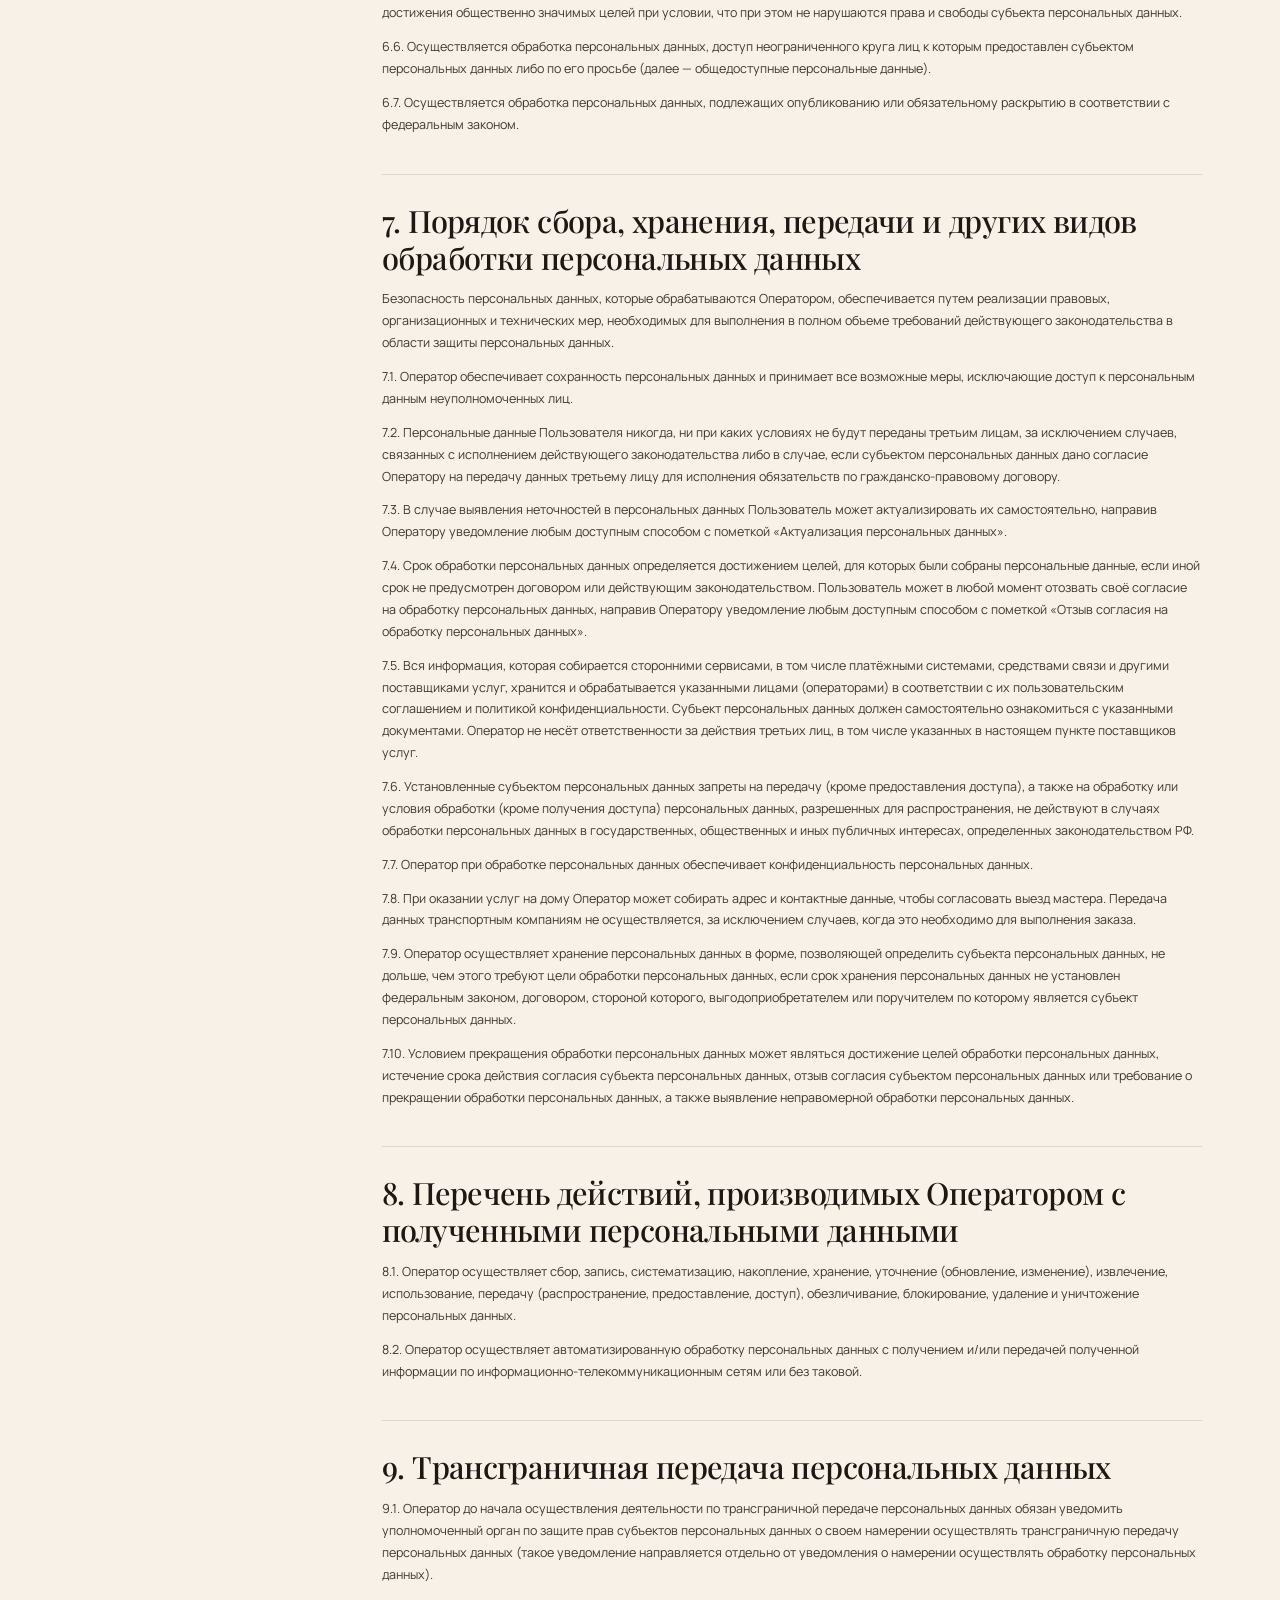
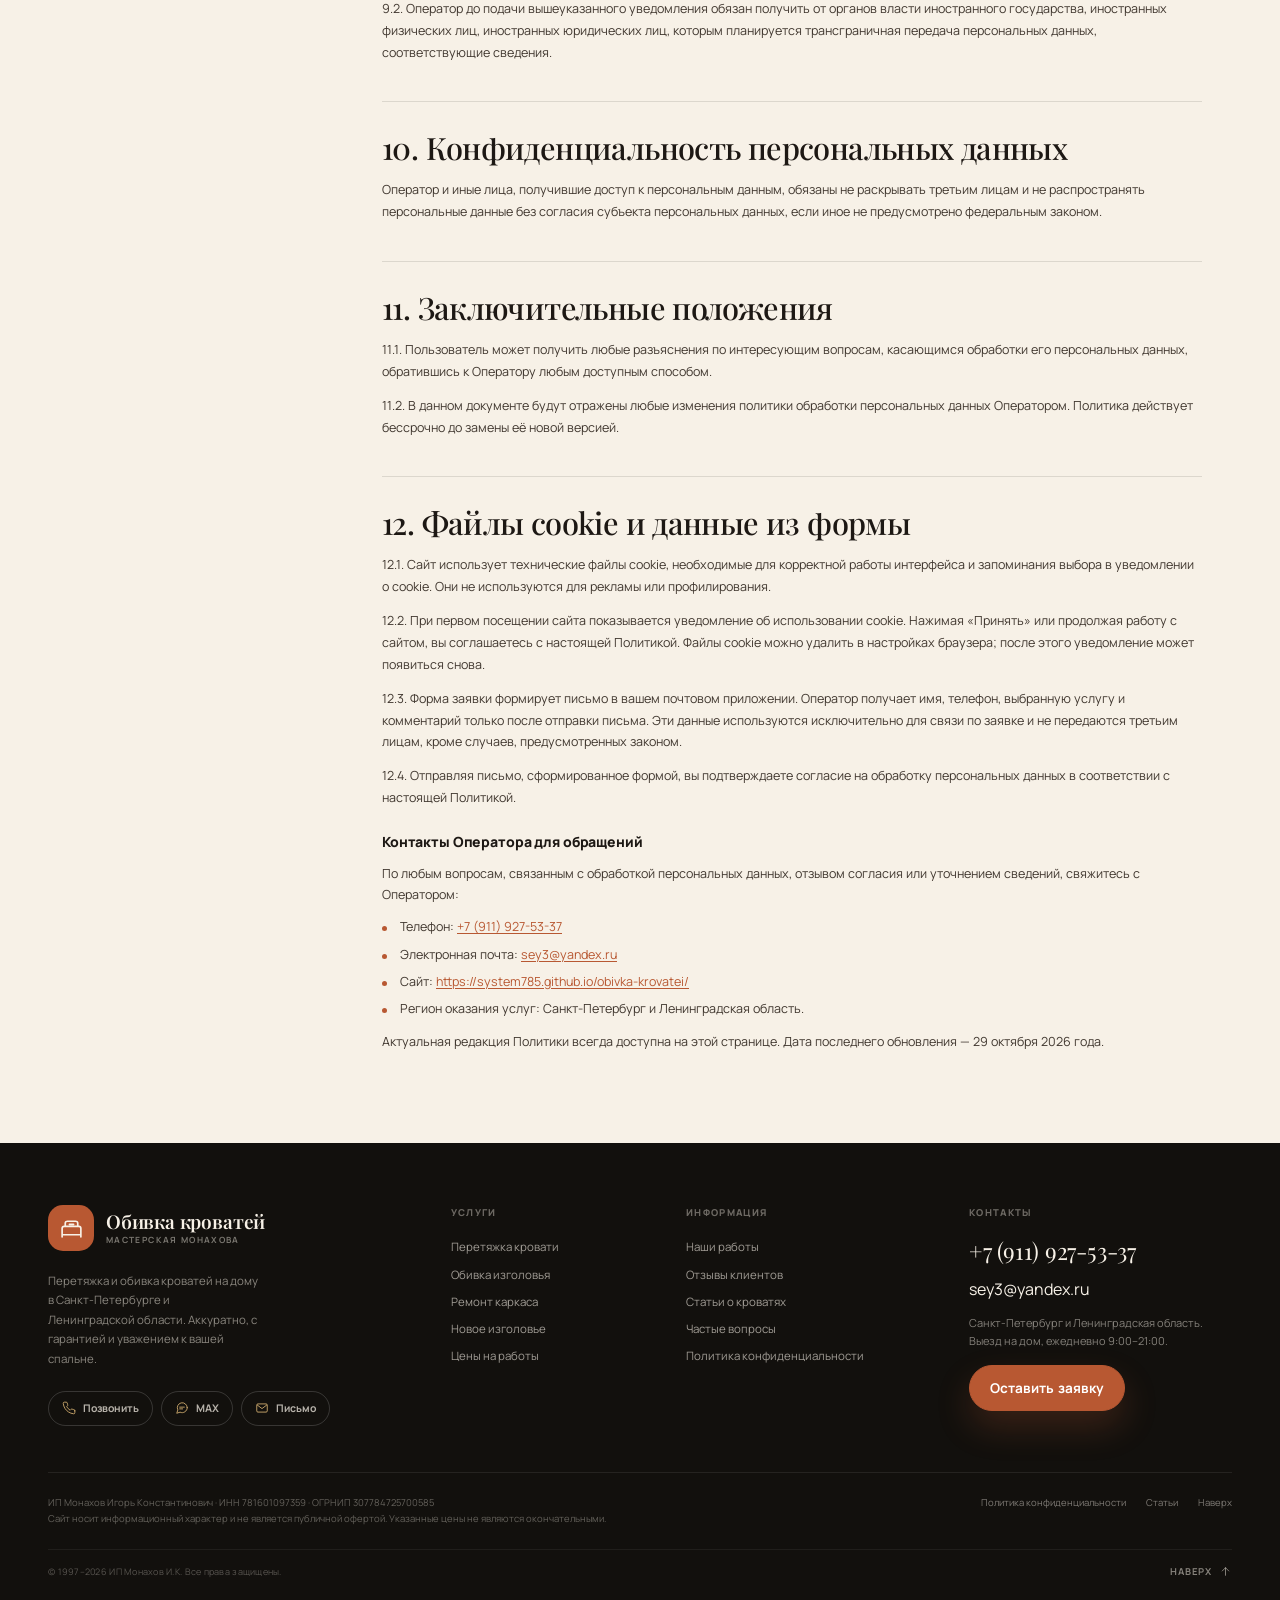
<file: privacy.html>
<!DOCTYPE html>
<html lang="ru">
<head>
  <meta charset="utf-8">
  <meta name="viewport" content="width=device-width, initial-scale=1">
  <title>Политика в отношении обработки персональных данных — Обивка кроватей</title>
  <meta name="description" content="Политика в отношении обработки персональных данных ИП Монахов И. К.: какие данные собирает сайт, зачем они нужны, как хранятся и как отозвать согласие.">
  <meta name="robots" content="index, follow">
  <meta name="theme-color" content="#f7f1e7">
  <link rel="canonical" href="https://system785.github.io/obivka-krovatei/privacy.html">

  <meta property="og:type" content="website">
  <meta property="og:locale" content="ru_RU">
  <meta property="og:site_name" content="Обивка кроватей — мастерская Монахова">
  <meta property="og:title" content="Политика в отношении обработки персональных данных">
  <meta property="og:description" content="Как мастерская обрабатывает и защищает персональные данные посетителей сайта.">
  <meta property="og:url" content="https://system785.github.io/obivka-krovatei/privacy.html">
  <meta property="og:image" content="https://system785.github.io/obivka-krovatei/assets/img/og-image.jpg">
  <meta property="og:image:width" content="1200">
  <meta property="og:image:height" content="630">
  <meta name="twitter:card" content="summary_large_image">
  <meta name="twitter:title" content="Политика обработки персональных данных">
  <meta name="twitter:description" content="Порядок обработки и защиты персональных данных на сайте «Обивка кроватей».">
  <meta name="twitter:image" content="https://system785.github.io/obivka-krovatei/assets/img/og-image.jpg">

  <link rel="icon" href="assets/img/favicon.svg" type="image/svg+xml">
  <link rel="apple-touch-icon" href="assets/img/apple-touch-icon.png">
  <link rel="preconnect" href="https://fonts.googleapis.com">
  <link rel="preconnect" href="https://fonts.gstatic.com" crossorigin>
  <link href="https://fonts.googleapis.com/css2?family=Manrope:wght@400;500;600;700;800&family=Playfair+Display:ital,wght@0,500;0,600;1,500&display=swap" rel="stylesheet">
  <link rel="stylesheet" href="assets/css/style.css">
  <link rel="stylesheet" href="assets/css/pages.css">
  <script>document.documentElement.classList.add('js');</script>

  <script type="application/ld+json">
  {
    "@context": "https://schema.org",
    "@type": "WebPage",
    "name": "Политика в отношении обработки персональных данных",
    "url": "https://system785.github.io/obivka-krovatei/privacy.html",
    "description": "Политика обработки персональных данных ИП Монахов И. К. для сайта «Обивка кроватей».",
    "inLanguage": "ru-RU",
    "isPartOf": {
      "@type": "WebSite",
      "name": "Обивка кроватей — мастерская Монахова",
      "url": "https://system785.github.io/obivka-krovatei/"
    }
  }
  </script>
</head>
<body id="top">

<a class="skip-link" href="#main">Перейти к содержанию</a>
<div class="scroll-progress" aria-hidden="true"><span id="scrollProgress"></span></div>

<svg width="0" height="0" aria-hidden="true" focusable="false" style="position:absolute">
  <defs>
    <symbol id="i-bed" viewBox="0 0 24 24"><path d="M3 19v-6a2 2 0 0 1 2-2h14a2 2 0 0 1 2 2v6M3 19h18M3 19v2M21 19v2M6 11V8a2 2 0 0 1 2-2h8a2 2 0 0 1 2 2v3M10 9h4" fill="none" stroke="currentColor" stroke-width="1.6" stroke-linecap="round" stroke-linejoin="round"/></symbol>
    <symbol id="i-phone" viewBox="0 0 24 24"><path d="M22 16.92v3a2 2 0 0 1-2.18 2 19.8 19.8 0 0 1-8.63-3.07 19.5 19.5 0 0 1-6-6A19.8 19.8 0 0 1 2.12 4.18 2 2 0 0 1 4.11 2h3a2 2 0 0 1 2 1.72c.12.9.33 1.78.62 2.63a2 2 0 0 1-.45 2.11L8 9.73a16 16 0 0 0 6 6l1.27-1.27a2 2 0 0 1 2.11-.45c.85.29 1.73.5 2.63.62A2 2 0 0 1 22 16.92Z" fill="none" stroke="currentColor" stroke-width="1.6" stroke-linecap="round" stroke-linejoin="round"/></symbol>
    <symbol id="i-mail" viewBox="0 0 24 24"><rect x="3" y="5" width="18" height="14" rx="2" fill="none" stroke="currentColor" stroke-width="1.6"/><path d="m4 7 8 6 8-6" fill="none" stroke="currentColor" stroke-width="1.6" stroke-linecap="round" stroke-linejoin="round"/></symbol>
    <symbol id="i-max" viewBox="0 0 24 24"><path d="M21 11.5a8.5 8.5 0 0 1-12.3 7.6L3 21l1.9-5.7A8.5 8.5 0 1 1 21 11.5Z" fill="none" stroke="currentColor" stroke-width="1.6" stroke-linecap="round" stroke-linejoin="round"/><path d="M8 10.5h8M8 13.5h5" fill="none" stroke="currentColor" stroke-width="1.6" stroke-linecap="round"/></symbol>
    <symbol id="i-arrow-up-right" viewBox="0 0 24 24"><path d="M7 17 17 7M7 7h10v10" fill="none" stroke="currentColor" stroke-width="1.8" stroke-linecap="round" stroke-linejoin="round"/></symbol>
    <symbol id="i-arrow-right" viewBox="0 0 24 24"><path d="M4 12h16M14 6l6 6-6 6" fill="none" stroke="currentColor" stroke-width="1.8" stroke-linecap="round" stroke-linejoin="round"/></symbol>
    <symbol id="i-arrow-up" viewBox="0 0 24 24"><path d="M12 19V5M6 11l6-6 6 6" fill="none" stroke="currentColor" stroke-width="1.8" stroke-linecap="round" stroke-linejoin="round"/></symbol>
    <symbol id="i-check" viewBox="0 0 24 24"><path d="m20 6-11 11-5-5" fill="none" stroke="currentColor" stroke-width="1.8" stroke-linecap="round" stroke-linejoin="round"/></symbol>
    <symbol id="i-sparkle" viewBox="0 0 24 24"><path d="M12 2c.7 5.3 4.7 9.3 10 10-5.3.7-9.3 4.7-10 10-.7-5.3-4.7-9.3-10-10 5.3-.7 9.3-4.7 10-10Z" fill="none" stroke="currentColor" stroke-width="1.4" stroke-linejoin="round"/></symbol>
    <symbol id="i-close" viewBox="0 0 24 24"><path d="m6 6 12 12M18 6 6 18" fill="none" stroke="currentColor" stroke-width="1.8" stroke-linecap="round"/></symbol>
    <symbol id="i-chevron-right" viewBox="0 0 24 24"><path d="m9 6 6 6-6 6" fill="none" stroke="currentColor" stroke-width="1.8" stroke-linecap="round" stroke-linejoin="round"/></symbol>
    <symbol id="i-chevron-left" viewBox="0 0 24 24"><path d="m15 6-6 6 6 6" fill="none" stroke="currentColor" stroke-width="1.8" stroke-linecap="round" stroke-linejoin="round"/></symbol>
    <symbol id="i-clock" viewBox="0 0 24 24"><circle cx="12" cy="12" r="9" fill="none" stroke="currentColor" stroke-width="1.6"/><path d="M12 7v5l3 2" fill="none" stroke="currentColor" stroke-width="1.6" stroke-linecap="round" stroke-linejoin="round"/></symbol>
    <symbol id="i-copy" viewBox="0 0 24 24"><rect x="8" y="8" width="12" height="12" rx="2" fill="none" stroke="currentColor" stroke-width="1.6"/><path d="M16 8V6a2 2 0 0 0-2-2H6a2 2 0 0 0-2 2v8a2 2 0 0 0 2 2h2" fill="none" stroke="currentColor" stroke-width="1.6"/></symbol>
    <symbol id="i-shield" viewBox="0 0 24 24"><path d="M12 22s8-4 8-10V5l-8-3-8 3v7c0 6 8 10 8 10Z" fill="none" stroke="currentColor" stroke-width="1.6" stroke-linejoin="round"/><path d="m8.5 11.5 2.5 2.5 4.5-5" fill="none" stroke="currentColor" stroke-width="1.6" stroke-linecap="round" stroke-linejoin="round"/></symbol>
    <symbol id="i-pin" viewBox="0 0 24 24"><path d="M20 10c0 5-8 12-8 12S4 15 4 10a8 8 0 1 1 16 0Z" fill="none" stroke="currentColor" stroke-width="1.6" stroke-linejoin="round"/><circle cx="12" cy="10" r="2.6" fill="none" stroke="currentColor" stroke-width="1.6"/></symbol>
  </defs>
</svg>

<header class="site-header" id="header">
  <div class="topbar">
    <div class="container topbar__inner">
      <div class="topbar__list">
        <span class="topbar__item"><svg class="icon" aria-hidden="true"><use href="#i-pin"></use></svg>Санкт-Петербург и область</span>
        <span class="topbar__item"><svg class="icon" aria-hidden="true"><use href="#i-shield"></use></svg>Гарантия 12 месяцев</span>
        <span class="topbar__item"><svg class="icon" aria-hidden="true"><use href="#i-sparkle"></use></svg>Мастерская с 1997 года</span>
      </div>
      <div class="topbar__list">
        <span class="topbar__item"><svg class="icon" aria-hidden="true"><use href="#i-clock"></use></svg>Ежедневно 9:00–21:00</span>
        <a class="topbar__item" href="tel:+79119275337">+7 (911) 927-53-37</a>
      </div>
    </div>
  </div>
  <div class="container header__inner">
    <a class="logo" href="index.html" aria-label="Обивка кроватей — на главную">
      <span class="logo__mark"><svg class="icon" aria-hidden="true"><use href="#i-bed"></use></svg></span>
      <span class="logo__text"><span class="logo__title">Обивка кроватей</span><span class="logo__sub">мастерская Монахова</span></span>
    </a>
    <nav class="nav" aria-label="Основная навигация">
      <a class="nav__link" href="index.html#services">Услуги</a>
      <a class="nav__link" href="index.html#prices">Цены</a>
      <a class="nav__link" href="index.html#works">Работы</a>
      <a class="nav__link" href="index.html#reviews">Отзывы</a>
      <a class="nav__link" href="articles.html">Статьи</a>
      <a class="nav__link" href="index.html#contacts">Контакты</a>
    </nav>
    <div class="header__actions">
      <div class="header__phone"><a href="tel:+79119275337">+7 (911) 927-53-37</a><span>перезвоним за 15 минут</span></div>
      <button class="btn btn--primary btn--sm" type="button" data-open-lead data-service="Перетяжка кровати">Оставить заявку</button>
      <button class="burger" id="burger" type="button" aria-label="Открыть меню" aria-expanded="false" aria-controls="mobileMenu"><span></span><span></span></button>
    </div>
  </div>
</header>

<div class="mobile-menu" id="mobileMenu" aria-hidden="true">
  <div class="mobile-menu__head">
    <a class="logo" href="index.html" aria-label="Обивка кроватей — на главную">
      <span class="logo__mark"><svg class="icon" aria-hidden="true"><use href="#i-bed"></use></svg></span>
      <span class="logo__text"><span class="logo__title">Обивка кроватей</span><span class="logo__sub">мастерская Монахова</span></span>
    </a>
    <button class="mobile-menu__close" id="menuClose" type="button" aria-label="Закрыть меню"><svg class="icon" aria-hidden="true"><use href="#i-close"></use></svg></button>
  </div>
  <nav class="mobile-nav" aria-label="Мобильная навигация">
    <a class="mobile-nav__link" href="index.html#services"><span>01</span>Услуги</a>
    <a class="mobile-nav__link" href="index.html#prices"><span>02</span>Цены</a>
    <a class="mobile-nav__link" href="index.html#works"><span>03</span>Работы</a>
    <a class="mobile-nav__link" href="index.html#reviews"><span>04</span>Отзывы</a>
    <a class="mobile-nav__link" href="articles.html"><span>05</span>Статьи</a>
    <a class="mobile-nav__link" href="index.html#contacts"><span>06</span>Контакты</a>
  </nav>
  <div class="mobile-menu__contacts">
    <a class="mobile-menu__phone" href="tel:+79119275337">+7 (911) 927-53-37</a>
    <p class="mobile-menu__note">Санкт-Петербург и область · ежедневно 9:00–21:00</p>
    <div class="mobile-menu__actions">
      <button class="btn btn--primary" type="button" data-open-lead data-service="Перетяжка кровати">Оставить заявку</button>
      <button class="btn btn--outline" type="button" data-open-max>Написать в MAX</button>
    </div>
    <a class="btn btn--ghost" href="mailto:sey3@yandex.ru?subject=Заявка%20на%20перетяжку%20кровати">Написать письмо</a>
  </div>
</div>


<main id="main">
  <section class="page-hero">
    <div class="container">
      <nav class="breadcrumbs" aria-label="Хлебные крошки">
        <a href="index.html">Главная</a>
        <svg class="icon" aria-hidden="true"><use href="#i-chevron-right"></use></svg>
        <span aria-current="page">Политика конфиденциальности</span>
      </nav>
      <div class="eyebrow">Правовая информация</div>
      <h1>Политика в отношении обработки персональных данных</h1>
      <p class="page-hero__lead">Документ объясняет, какие данные получает мастерская через сайт, для чего они используются, как защищаются и каким образом вы можете отозвать согласие на их обработку.</p>
      <div class="page-hero__meta">
        <span>Редакция от 29 октября 2026 года</span>
        <span>·</span>
        <span>152-ФЗ «О персональных данных»</span>
      </div>
    </div>
  </section>

  <section class="section section--tight">
    <div class="container">
      <div class="legal-layout">
        <aside class="legal-toc" aria-label="Содержание документа">
          <div class="legal-toc__title">Содержание</div>
          <ol>
<li><a href="#s1">1. Общие положения</a></li>
<li><a href="#s2">2. Основные понятия, используемые в Политике</a></li>
<li><a href="#s3">3. Основные права и обязанности Оператора</a></li>
<li><a href="#s4">4. Основные права и обязанности субъектов персональных данных</a></li>
<li><a href="#s5">5. Принципы обработки персональных данных</a></li>
<li><a href="#s6">6. Условия обработки персональных данных</a></li>
<li><a href="#s7">7. Порядок сбора, хранения, передачи и других видов обработки персональных данных</a></li>
<li><a href="#s8">8. Перечень действий, производимых Оператором с полученными персональными данными</a></li>
<li><a href="#s9">9. Трансграничная передача персональных данных</a></li>
<li><a href="#s10">10. Конфиденциальность персональных данных</a></li>
<li><a href="#s11">11. Заключительные положения</a></li>
<li><a href="#s12">12. Файлы cookie и данные из формы</a></li>
          </ol>
        </aside>
        <div class="legal-body">
          <div class="legal-meta">
            <span><strong>Оператор:</strong> ИП Монахов Игорь Константинович</span>
            <span><strong>ИНН:</strong> 781601097359</span>
            <span><strong>ОГРНИП:</strong> 307784725700585</span>
          </div>
          <p>Ниже приведён полный текст Политики в отношении обработки персональных данных, действующий для сайта «Обивка кроватей» по адресу <a href="https://system785.github.io/obivka-krovatei/">system785.github.io/obivka-krovatei</a>.</p>
<h2 id="s1">1. Общие положения</h2>
<p>Настоящая политика обработки персональных данных составлена в соответствии с требованиями Федерального закона от 27.07.2006 № 152-ФЗ «О персональных данных» (далее — Закон о персональных данных) и определяет порядок обработки персональных данных и меры по обеспечению безопасности персональных данных. Оператором является Монахов Игорь Константинович (далее — Оператор).</p>
<p>1.1. Оператор ставит своей важнейшей целью и условием осуществления своей деятельности соблюдение прав и свобод человека и гражданина при обработке его персональных данных, в том числе защиты прав на неприкосновенность частной жизни, личную и семейную тайну.</p>
<p>1.2. Настоящая политика Оператора в отношении обработки персональных данных (далее — Политика) применяется ко всей информации, которую Оператор может получить о посетителях сайта.</p>
<h2 id="s2">2. Основные понятия, используемые в Политике</h2>
<p>2.1. Автоматизированная обработка персональных данных — обработка персональных данных с помощью средств вычислительной техники.</p>
<p>2.2. Блокирование персональных данных — временное прекращение обработки персональных данных (за исключением случаев, если обработка необходима для уточнения персональных данных).</p>
<p>2.3. Сайт — совокупность графических и информационных материалов, а также программ для ЭВМ и баз данных, обеспечивающих их доступность в сети интернет.</p>
<p>2.4. Информационная система персональных данных — совокупность содержащихся в базах данных персональных данных и обеспечивающих их обработку информационных технологий и технических средств.</p>
<p>2.5. Обезличивание персональных данных — действия, в результате которых невозможно определить без использования дополнительной информации принадлежность персональных данных конкретному Пользователю или иному субъекту персональных данных.</p>
<p>2.6. Обработка персональных данных — любое действие (операция) или совокупность действий (операций), совершаемых с использованием средств автоматизации или без использования таких средств с персональными данными, включая сбор, запись, систематизацию, накопление, хранение, уточнение (обновление, изменение), извлечение, использование, передачу (распространение, предоставление, доступ), обезличивание, блокирование, удаление, уничтожение персональных данных.</p>
<p>2.7. Оператор — государственный орган, муниципальный орган, юридическое или физическое лицо, самостоятельно или совместно с другими лицами организующие и/или осуществляющие обработку персональных данных, а также определяющие цели обработки персональных данных, состав персональных данных, подлежащих обработке, действия (операции), совершаемые с персональными данными.</p>
<p>2.8. Персональные данные — любая информация, относящаяся прямо или косвенно к определенному или определяемому Пользователю сайта.</p>
<p>2.9. Персональные данные, разрешенные субъектом персональных данных для распространения, — персональные данные, доступ неограниченного круга лиц к которым предоставлен субъектом персональных данных путем дачи согласия на обработку персональных данных, разрешенных субъектом персональных данных для распространения в порядке, предусмотренном Законом о персональных данных (далее — персональные данные, разрешенные для распространения).</p>
<p>2.10. Пользователь — любой посетитель сайта.</p>
<p>2.11. Предоставление персональных данных — действия, направленные на раскрытие персональных данных определенному лицу или определенному кругу лиц.</p>
<p>2.12. Распространение персональных данных — любые действия, направленные на раскрытие персональных данных неопределенному кругу лиц (передача персональных данных) или на ознакомление с персональными данными неограниченного круга лиц, в том числе обнародование персональных данных в средствах массовой информации, размещение в информационно-телекоммуникационных сетях или предоставление доступа к персональным данным каким-либо иным способом.</p>
<p>2.13. Трансграничная передача персональных данных — передача персональных данных на территорию иностранного государства органу власти иностранного государства, иностранному физическому или иностранному юридическому лицу.</p>
<p>2.14. Уничтожение персональных данных — любые действия, в результате которых персональные данные уничтожаются безвозвратно с невозможностью дальнейшего восстановления содержания персональных данных в информационной системе персональных данных и/или уничтожаются материальные носители персональных данных.</p>
<h2 id="s3">3. Основные права и обязанности Оператора</h2>
<p>3.1. Оператор имеет право:</p>
<ul>
<li>получать от субъекта персональных данных достоверную информацию и/или документы, содержащие персональные данные;</li>
<li>в случае отзыва субъектом персональных данных согласия на обработку персональных данных, а также направления обращения с требованием о прекращении обработки персональных данных Оператор вправе продолжить обработку персональных данных без согласия субъекта персональных данных при наличии оснований, указанных в Законе о персональных данных;</li>
<li>самостоятельно определять состав и перечень мер, необходимых и достаточных для обеспечения выполнения обязанностей, предусмотренных Законом о персональных данных и принятыми в соответствии с ним нормативными правовыми актами, если иное не предусмотрено Законом о персональных данных или другими федеральными законами.</li>
</ul>
<p>3.2. Оператор обязан:</p>
<ul>
<li>предоставлять субъекту персональных данных по его просьбе информацию, касающуюся обработки его персональных данных;</li>
<li>организовывать обработку персональных данных в порядке, установленном действующим законодательством РФ;</li>
<li>отвечать на обращения и запросы субъектов персональных данных и их законных представителей в соответствии с требованиями Закона о персональных данных;</li>
<li>сообщать в уполномоченный орган по защите прав субъектов персональных данных по запросу этого органа необходимую информацию в течение 10 дней с даты получения такого запроса;</li>
<li>публиковать или иным образом обеспечивать неограниченный доступ к настоящей Политике в отношении обработки персональных данных;</li>
<li>принимать правовые, организационные и технические меры для защиты персональных данных от неправомерного или случайного доступа к ним, уничтожения, изменения, блокирования, копирования, предоставления, распространения персональных данных, а также от иных неправомерных действий в отношении персональных данных;</li>
<li>прекратить передачу (распространение, предоставление, доступ) персональных данных, прекратить обработку и уничтожить персональные данные в порядке и случаях, предусмотренных Законом о персональных данных;</li>
<li>исполнять иные обязанности, предусмотренные Законом о персональных данных.</li>
</ul>
<h2 id="s4">4. Основные права и обязанности субъектов персональных данных</h2>
<p>4.1. Субъекты персональных данных имеют право:</p>
<ul>
<li>получать информацию, касающуюся обработки своих персональных данных, за исключением случаев, предусмотренных федеральными законами. Сведения предоставляются субъекту персональных данных Оператором в доступной форме, и в них не должны содержаться персональные данные, относящиеся к другим субъектам персональных данных, за исключением случаев, когда имеются законные основания для раскрытия таких персональных данных. Перечень информации и порядок её получения установлены Законом о персональных данных;</li>
<li>требовать от Оператора уточнения своих персональных данных, их блокирования или уничтожения в случае, если персональные данные являются неполными, устаревшими, неточными, незаконно полученными или не являются необходимыми для заявленной цели обработки, а также принимать предусмотренные законом меры по защите своих прав;</li>
<li>выдвигать условие предварительного согласия при обработке персональных данных в целях продвижения на рынке товаров, работ и услуг;</li>
<li>на отзыв согласия на обработку персональных данных, а также на направление требования о прекращении обработки персональных данных;</li>
<li>обжаловать в уполномоченный орган по защите прав субъектов персональных данных или в судебном порядке неправомерные действия или бездействие Оператора при обработке своих персональных данных;</li>
<li>на осуществление иных прав, предусмотренных законодательством РФ.</li>
</ul>
<p>4.2. Субъекты персональных данных обязаны:</p>
<ul>
<li>предоставлять Оператору достоверные данные о себе;</li>
<li>сообщать Оператору об уточнении (обновлении, изменении) своих персональных данных.</li>
</ul>
<p>4.3. Лица, передавшие Оператору недостоверные сведения о себе, либо сведения о другом субъекте персональных данных без согласия последнего, несут ответственность в соответствии с законодательством РФ.</p>
<h2 id="s5">5. Принципы обработки персональных данных</h2>
<p>5.1. Обработка персональных данных осуществляется на законной и справедливой основе.</p>
<p>5.2. Обработка персональных данных ограничивается достижением конкретных, заранее определенных и законных целей. Не допускается обработка персональных данных, несовместимая с целями сбора персональных данных.</p>
<p>5.3. Не допускается объединение баз данных, содержащих персональные данные, обработка которых осуществляется в целях, несовместимых между собой.</p>
<p>5.4. Обработке подлежат только персональные данные, которые отвечают целям их обработки.</p>
<p>5.5. Содержание и объем обрабатываемых персональных данных соответствуют заявленным целям обработки. Не допускается избыточность обрабатываемых персональных данных по отношению к заявленным целям их обработки.</p>
<p>5.6. При обработке персональных данных обеспечивается точность персональных данных, их достаточность, а в необходимых случаях и актуальность по отношению к целям обработки персональных данных. Оператор принимает необходимые меры и/или обеспечивает их принятие по удалению или уточнению неполных или неточных данных.</p>
<p>5.7. Хранение персональных данных осуществляется в форме, позволяющей определить субъекта персональных данных, не дольше, чем этого требуют цели обработки персональных данных, если срок хранения персональных данных не установлен федеральным законом, договором, стороной которого, выгодоприобретателем или поручителем по которому является субъект персональных данных. Обрабатываемые персональные данные уничтожаются либо обезличиваются по достижении целей обработки или в случае утраты необходимости в достижении этих целей, если иное не предусмотрено федеральным законом.</p>
<p>5.8. Не происходит передачи персональных данных при получении пользователем промокодов, купонов или иных акций и скидок на сторонних ресурсах.</p>
<h2 id="s6">6. Условия обработки персональных данных</h2>
<p>6.1. Обработка персональных данных осуществляется с согласия субъекта персональных данных на обработку его персональных данных.</p>
<p>6.2. Обработка персональных данных необходима для достижения целей, предусмотренных международным договором Российской Федерации или законом, для осуществления возложенных законодательством Российской Федерации на оператора функций, полномочий и обязанностей.</p>
<p>6.3. Обработка персональных данных необходима для осуществления правосудия, исполнения судебного акта, акта другого органа или должностного лица, подлежащих исполнению в соответствии с законодательством Российской Федерации об исполнительном производстве.</p>
<p>6.4. Обработка персональных данных необходима для исполнения договора, стороной которого либо выгодоприобретателем или поручителем по которому является субъект персональных данных, а также для заключения договора по инициативе субъекта персональных данных или договора, по которому субъект персональных данных будет являться выгодоприобретателем или поручителем.</p>
<p>6.5. Обработка персональных данных необходима для осуществления прав и законных интересов оператора или третьих лиц либо для достижения общественно значимых целей при условии, что при этом не нарушаются права и свободы субъекта персональных данных.</p>
<p>6.6. Осуществляется обработка персональных данных, доступ неограниченного круга лиц к которым предоставлен субъектом персональных данных либо по его просьбе (далее — общедоступные персональные данные).</p>
<p>6.7. Осуществляется обработка персональных данных, подлежащих опубликованию или обязательному раскрытию в соответствии с федеральным законом.</p>
<h2 id="s7">7. Порядок сбора, хранения, передачи и других видов обработки персональных данных</h2>
<p>Безопасность персональных данных, которые обрабатываются Оператором, обеспечивается путем реализации правовых, организационных и технических мер, необходимых для выполнения в полном объеме требований действующего законодательства в области защиты персональных данных.</p>
<p>7.1. Оператор обеспечивает сохранность персональных данных и принимает все возможные меры, исключающие доступ к персональным данным неуполномоченных лиц.</p>
<p>7.2. Персональные данные Пользователя никогда, ни при каких условиях не будут переданы третьим лицам, за исключением случаев, связанных с исполнением действующего законодательства либо в случае, если субъектом персональных данных дано согласие Оператору на передачу данных третьему лицу для исполнения обязательств по гражданско-правовому договору.</p>
<p>7.3. В случае выявления неточностей в персональных данных Пользователь может актуализировать их самостоятельно, направив Оператору уведомление любым доступным способом с пометкой «Актуализация персональных данных».</p>
<p>7.4. Срок обработки персональных данных определяется достижением целей, для которых были собраны персональные данные, если иной срок не предусмотрен договором или действующим законодательством. Пользователь может в любой момент отозвать своё согласие на обработку персональных данных, направив Оператору уведомление любым доступным способом с пометкой «Отзыв согласия на обработку персональных данных».</p>
<p>7.5. Вся информация, которая собирается сторонними сервисами, в том числе платёжными системами, средствами связи и другими поставщиками услуг, хранится и обрабатывается указанными лицами (операторами) в соответствии с их пользовательским соглашением и политикой конфиденциальности. Субъект персональных данных должен самостоятельно ознакомиться с указанными документами. Оператор не несёт ответственности за действия третьих лиц, в том числе указанных в настоящем пункте поставщиков услуг.</p>
<p>7.6. Установленные субъектом персональных данных запреты на передачу (кроме предоставления доступа), а также на обработку или условия обработки (кроме получения доступа) персональных данных, разрешенных для распространения, не действуют в случаях обработки персональных данных в государственных, общественных и иных публичных интересах, определенных законодательством РФ.</p>
<p>7.7. Оператор при обработке персональных данных обеспечивает конфиденциальность персональных данных.</p>
<p>7.8. При оказании услуг на дому Оператор может собирать адрес и контактные данные, чтобы согласовать выезд мастера. Передача данных транспортным компаниям не осуществляется, за исключением случаев, когда это необходимо для выполнения заказа.</p>
<p>7.9. Оператор осуществляет хранение персональных данных в форме, позволяющей определить субъекта персональных данных, не дольше, чем этого требуют цели обработки персональных данных, если срок хранения персональных данных не установлен федеральным законом, договором, стороной которого, выгодоприобретателем или поручителем по которому является субъект персональных данных.</p>
<p>7.10. Условием прекращения обработки персональных данных может являться достижение целей обработки персональных данных, истечение срока действия согласия субъекта персональных данных, отзыв согласия субъектом персональных данных или требование о прекращении обработки персональных данных, а также выявление неправомерной обработки персональных данных.</p>
<h2 id="s8">8. Перечень действий, производимых Оператором с полученными персональными данными</h2>
<p>8.1. Оператор осуществляет сбор, запись, систематизацию, накопление, хранение, уточнение (обновление, изменение), извлечение, использование, передачу (распространение, предоставление, доступ), обезличивание, блокирование, удаление и уничтожение персональных данных.</p>
<p>8.2. Оператор осуществляет автоматизированную обработку персональных данных с получением и/или передачей полученной информации по информационно-телекоммуникационным сетям или без таковой.</p>
<h2 id="s9">9. Трансграничная передача персональных данных</h2>
<p>9.1. Оператор до начала осуществления деятельности по трансграничной передаче персональных данных обязан уведомить уполномоченный орган по защите прав субъектов персональных данных о своем намерении осуществлять трансграничную передачу персональных данных (такое уведомление направляется отдельно от уведомления о намерении осуществлять обработку персональных данных).</p>
<p>9.2. Оператор до подачи вышеуказанного уведомления обязан получить от органов власти иностранного государства, иностранных физических лиц, иностранных юридических лиц, которым планируется трансграничная передача персональных данных, соответствующие сведения.</p>
<h2 id="s10">10. Конфиденциальность персональных данных</h2>
<p>Оператор и иные лица, получившие доступ к персональным данным, обязаны не раскрывать третьим лицам и не распространять персональные данные без согласия субъекта персональных данных, если иное не предусмотрено федеральным законом.</p>
<h2 id="s11">11. Заключительные положения</h2>
<p>11.1. Пользователь может получить любые разъяснения по интересующим вопросам, касающимся обработки его персональных данных, обратившись к Оператору любым доступным способом.</p>
<p>11.2. В данном документе будут отражены любые изменения политики обработки персональных данных Оператором. Политика действует бессрочно до замены её новой версией.</p>
<h2 id="s12">12. Файлы cookie и данные из формы</h2>
<p>12.1. Сайт использует технические файлы cookie, необходимые для корректной работы интерфейса и запоминания выбора в уведомлении о cookie. Они не используются для рекламы или профилирования.</p>
<p>12.2. При первом посещении сайта показывается уведомление об использовании cookie. Нажимая «Принять» или продолжая работу с сайтом, вы соглашаетесь с настоящей Политикой. Файлы cookie можно удалить в настройках браузера; после этого уведомление может появиться снова.</p>
<p>12.3. Форма заявки формирует письмо в вашем почтовом приложении. Оператор получает имя, телефон, выбранную услугу и комментарий только после отправки письма. Эти данные используются исключительно для связи по заявке и не передаются третьим лицам, кроме случаев, предусмотренных законом.</p>
<p>12.4. Отправляя письмо, сформированное формой, вы подтверждаете согласие на обработку персональных данных в соответствии с настоящей Политикой.</p>
          <h3>Контакты Оператора для обращений</h3>
          <p>По любым вопросам, связанным с обработкой персональных данных, отзывом согласия или уточнением сведений, свяжитесь с Оператором:</p>
          <ul>
            <li>Телефон: <a href="tel:+79119275337">+7 (911) 927-53-37</a></li>
            <li>Электронная почта: <a href="mailto:sey3@yandex.ru">sey3@yandex.ru</a></li>
            <li>Сайт: <a href="https://system785.github.io/obivka-krovatei/">https://system785.github.io/obivka-krovatei/</a></li>
            <li>Регион оказания услуг: Санкт-Петербург и Ленинградская область.</li>
          </ul>
          <p>Актуальная редакция Политики всегда доступна на этой странице. Дата последнего обновления — 29 октября 2026 года.</p>
        </div>
      </div>
    </div>
  </section>
</main>
<footer class="footer">
  <div class="container">
    <div class="footer__grid">
      <div class="footer__about">
        <a class="logo" href="index.html" aria-label="Обивка кроватей — на главную">
          <span class="logo__mark"><svg class="icon" aria-hidden="true"><use href="#i-bed"></use></svg></span>
          <span class="logo__text"><span class="logo__title">Обивка кроватей</span><span class="logo__sub">мастерская Монахова</span></span>
        </a>
        <p>Перетяжка и обивка кроватей на дому в Санкт-Петербурге и Ленинградской области. Аккуратно, с гарантией и уважением к вашей спальне.</p>
        <div class="footer__socials">
          <a class="footer__social" href="tel:+79119275337"><svg class="icon" aria-hidden="true"><use href="#i-phone"></use></svg>Позвонить</a>
          <button class="footer__social" type="button" data-open-max><svg class="icon" aria-hidden="true"><use href="#i-max"></use></svg>MAX</button>
          <a class="footer__social" href="mailto:sey3@yandex.ru"><svg class="icon" aria-hidden="true"><use href="#i-mail"></use></svg>Письмо</a>
        </div>
      </div>
      <div>
        <div class="footer__title">Услуги</div>
        <div class="footer__links">
          <a href="index.html#services">Перетяжка кровати</a>
          <a href="index.html#services">Обивка изголовья</a>
          <a href="index.html#services">Ремонт каркаса</a>
          <a href="index.html#services">Новое изголовье</a>
          <a href="index.html#prices">Цены на работы</a>
        </div>
      </div>
      <div>
        <div class="footer__title">Информация</div>
        <div class="footer__links">
          <a href="index.html#works">Наши работы</a>
          <a href="index.html#reviews">Отзывы клиентов</a>
          <a href="articles.html">Статьи о кроватях</a>
          <a href="index.html#faq">Частые вопросы</a>
          <a href="privacy.html">Политика конфиденциальности</a>
        </div>
      </div>
      <div>
        <div class="footer__title">Контакты</div>
        <div class="footer__contacts">
          <a class="footer__phone" href="tel:+79119275337">+7 (911) 927-53-37</a>
          <a href="mailto:sey3@yandex.ru">sey3@yandex.ru</a>
          <p>Санкт-Петербург и Ленинградская область.<br>Выезд на дом, ежедневно 9:00–21:00.</p>
          <button class="btn btn--primary btn--sm" type="button" data-open-lead data-service="Перетяжка кровати">Оставить заявку</button>
        </div>
      </div>
    </div>
    <div class="footer__legal">
      <p>ИП Монахов Игорь Константинович · ИНН 781601097359 · ОГРНИП 307784725700585<br>Сайт носит информационный характер и не является публичной офертой. Указанные цены не являются окончательными.</p>
      <div class="footer__legal-links">
        <a href="privacy.html">Политика конфиденциальности</a>
        <a href="articles.html">Статьи</a>
        <a href="#top">Наверх</a>
      </div>
    </div>
    <div class="footer__bottom">
      <p>© 1997–<span data-year>2026</span> ИП Монахов И.К. Все права защищены.</p>
      <a class="to-top" href="#top">Наверх <svg class="icon" aria-hidden="true"><use href="#i-arrow-up"></use></svg></a>
    </div>
  </div>
</footer>

<div class="mobile-bar" id="mobileBar">
  <div class="mobile-bar__inner">
    <a class="mobile-bar__item" href="tel:+79119275337"><svg class="icon" aria-hidden="true"><use href="#i-phone"></use></svg>Позвонить</a>
    <button class="mobile-bar__item mobile-bar__item--primary" type="button" data-open-lead data-service="Перетяжка кровати"><svg class="icon" aria-hidden="true"><use href="#i-sparkle"></use></svg>Оставить заявку</button>
    <button class="mobile-bar__item" type="button" data-open-max><svg class="icon" aria-hidden="true"><use href="#i-max"></use></svg>MAX</button>
  </div>
</div>

<dialog class="modal modal--sm" id="leadModal" aria-labelledby="leadModalTitle">
  <div class="modal__card">
    <div class="modal__body" data-form-wrap>
      <button class="modal__close" type="button" data-close aria-label="Закрыть окно заявки"><svg class="icon" aria-hidden="true"><use href="#i-close"></use></svg></button>
      <h3 id="leadModalTitle">Оставьте заявку</h3>
      <p>Перезвоним в течение 15 минут и ответим на все вопросы.</p>
      <form class="modal__form" data-lead-form novalidate>
        <div class="form-grid">
          <div class="field">
            <label for="pageName">Ваше имя</label>
            <input type="text" id="pageName" name="name" placeholder="Например, Елена" autocomplete="name" required>
            <span class="field__error">Укажите имя — как к вам обращаться</span>
          </div>
          <div class="field">
            <label for="pagePhone">Телефон</label>
            <input type="tel" id="pagePhone" name="phone" placeholder="+7 (___) ___-__-__" autocomplete="tel" inputmode="tel" required>
            <span class="field__error">Введите телефон полностью</span>
          </div>
          <div class="field field--full">
            <label for="pageService">Что нужно сделать</label>
            <select id="pageService" name="service">
              <option value="Перетяжка кровати">Перетяжка кровати под ключ</option>
              <option value="Обивка изголовья">Обивка изголовья</option>
              <option value="Ремонт каркаса">Ремонт каркаса</option>
              <option value="Декор и стяжка">Декор и стяжка</option>
              <option value="Консультация">Консультация</option>
            </select>
          </div>
          <div class="field field--full">
            <label for="pageComment">Комментарий <span style="font-weight:500;color:var(--muted)">(необязательно)</span></label>
            <textarea id="pageComment" name="comment" rows="2" placeholder="Размер кровати, что хочется изменить..."></textarea>
          </div>
        </div>
        <label class="consent">
          <input type="checkbox" name="consent" required>
          <span>Согласен с <a href="privacy.html" target="_blank">политикой конфиденциальности</a> и обработкой персональных данных</span>
        </label>
        <button class="btn btn--primary btn--wide" type="submit">Отправить заявку <svg class="icon arrow" aria-hidden="true"><use href="#i-arrow-up-right"></use></svg></button>
        <div class="form-card__foot"><svg class="icon" aria-hidden="true"><use href="#i-shield"></use></svg>Не передаём данные третьим лицам. Сайт использует cookie; подробнее — в политике.</div>
      </form>
      <div class="form-success">
        <span class="form-success__icon"><svg class="icon" aria-hidden="true"><use href="#i-check"></use></svg></span>
        <h3>Письмо готово!</h3>
        <p>Мы подготовили письмо на sey3@yandex.ru. Отправьте его — и мастер свяжется с вами в течение 15 минут. Если почтовая программа не открылась, напишите нам напрямую или позвоните.</p>
        <div class="form-success__actions">
          <a class="btn btn--primary btn--sm" href="mailto:sey3@yandex.ru" data-success-email>Открыть письмо</a>
          <a class="btn btn--outline btn--sm" href="tel:+79119275337">Позвонить</a>
        </div>
      </div>
    </div>
  </div>
</dialog>

<dialog class="modal modal--sm" id="maxModal" aria-labelledby="maxModalTitle">
  <div class="modal__card">
    <div class="modal__body max-card">
      <button class="modal__close" type="button" data-close aria-label="Закрыть окно MAX"><svg class="icon" aria-hidden="true"><use href="#i-close"></use></svg></button>
      <span class="max-card__icon"><svg class="icon" aria-hidden="true"><use href="#i-max"></use></svg></span>
      <h3 id="maxModalTitle">Написать в MAX</h3>
      <p>Откройте наш профиль в MAX — мастер ответит в течение 15 минут. Можно сразу прислать фото кровати.</p>
      <div class="max-card__phone">
        <span>+7 (911) 927-53-37</span>
        <button class="copy-btn" type="button" data-copy="+79119275337" aria-label="Скопировать номер телефона"><svg class="icon" aria-hidden="true"><use href="#i-copy"></use></svg><span class="copy-btn__text">Копировать</span></button>
      </div>
      <div class="max-card__actions">
        <a class="btn btn--primary btn--wide" href="https://max.ru/u/f9LHodD0cOI4Y1_zO4Eq9fsVfXrrHTBq4bEdSOIlmNGDxMQhLG513nMJ1so" target="_blank">Открыть MAX <svg class="icon arrow" aria-hidden="true"><use href="#i-arrow-up-right"></use></svg></a>
        <button class="btn btn--outline btn--wide" type="button" data-open-lead data-service="Перетяжка кровати">Оставить заявку на сайте</button>
      </div>
      <p class="max-card__note">Если MAX ещё не установлен — позвоните по номеру выше или оставьте заявку: мастер перезвонит сам.</p>
    </div>
  </div>
</dialog>

<script src="assets/js/main.js"></script>
</body>
</html>
</file>
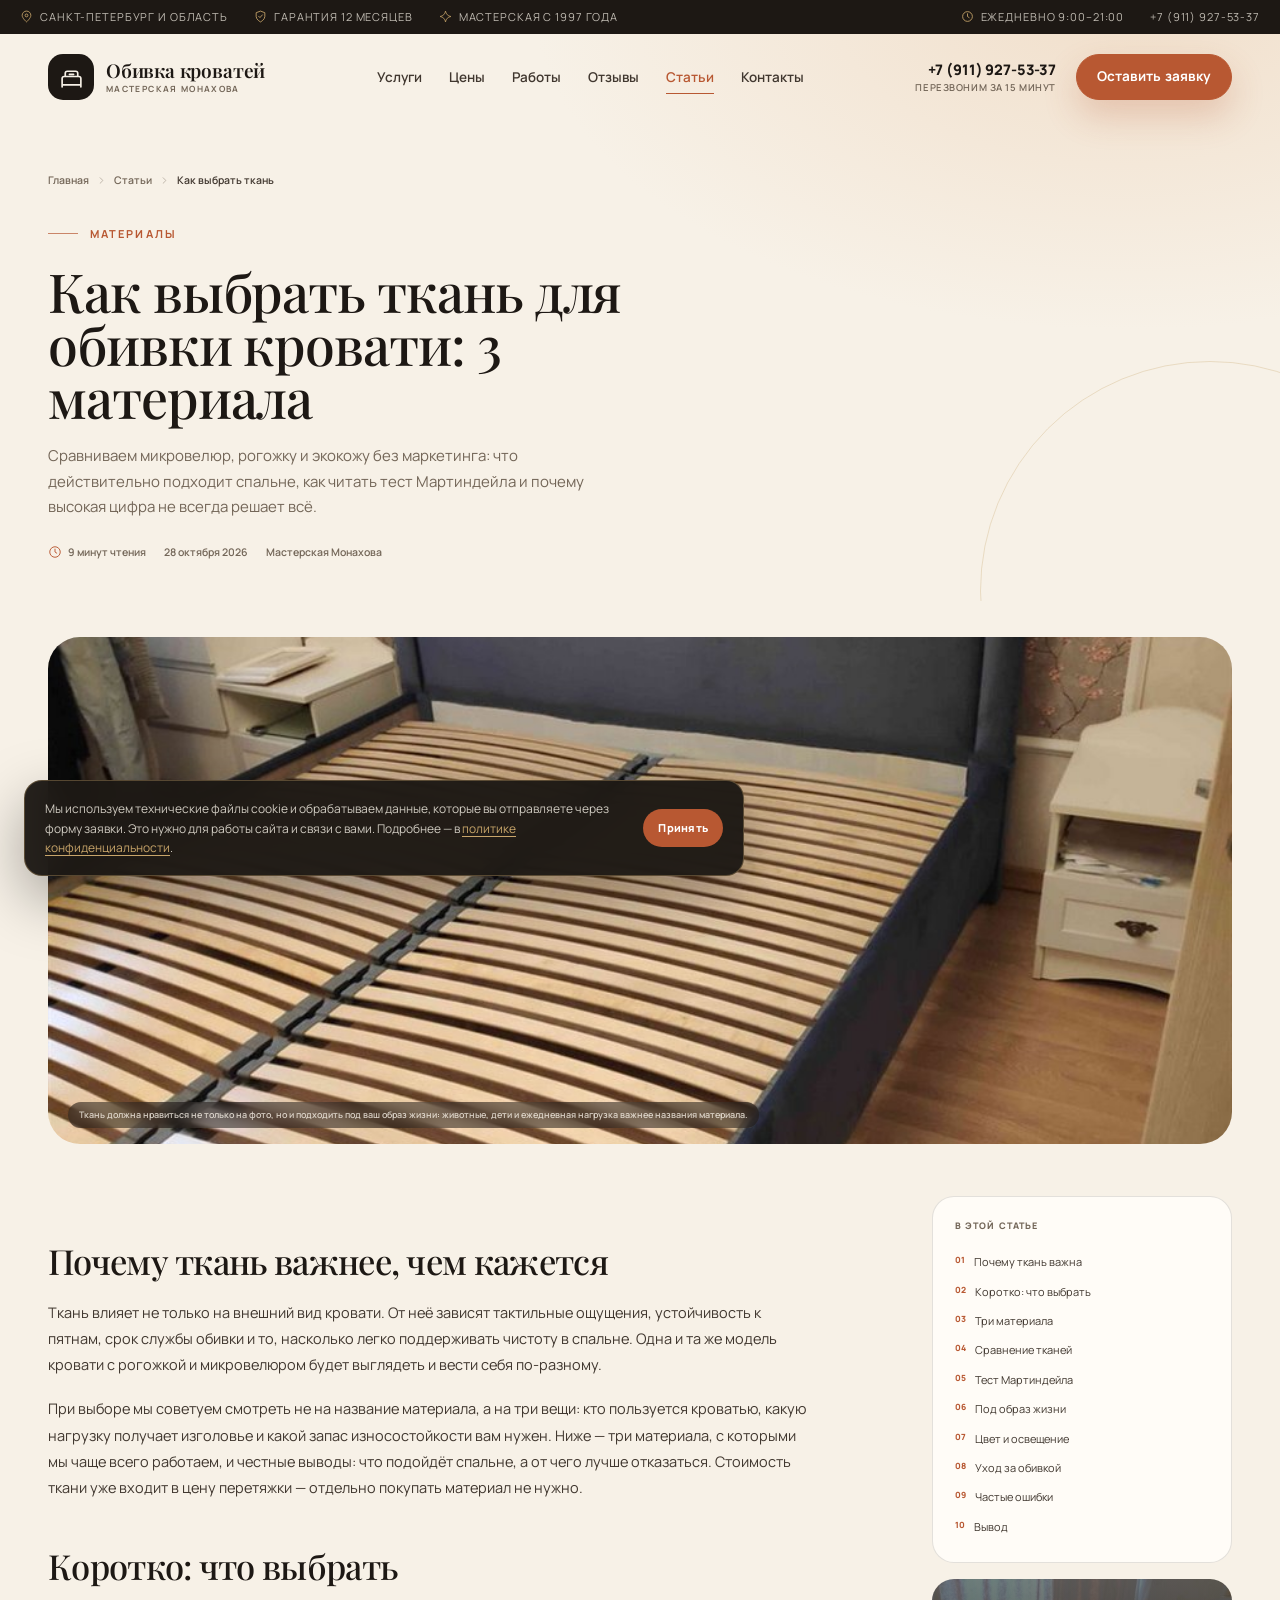
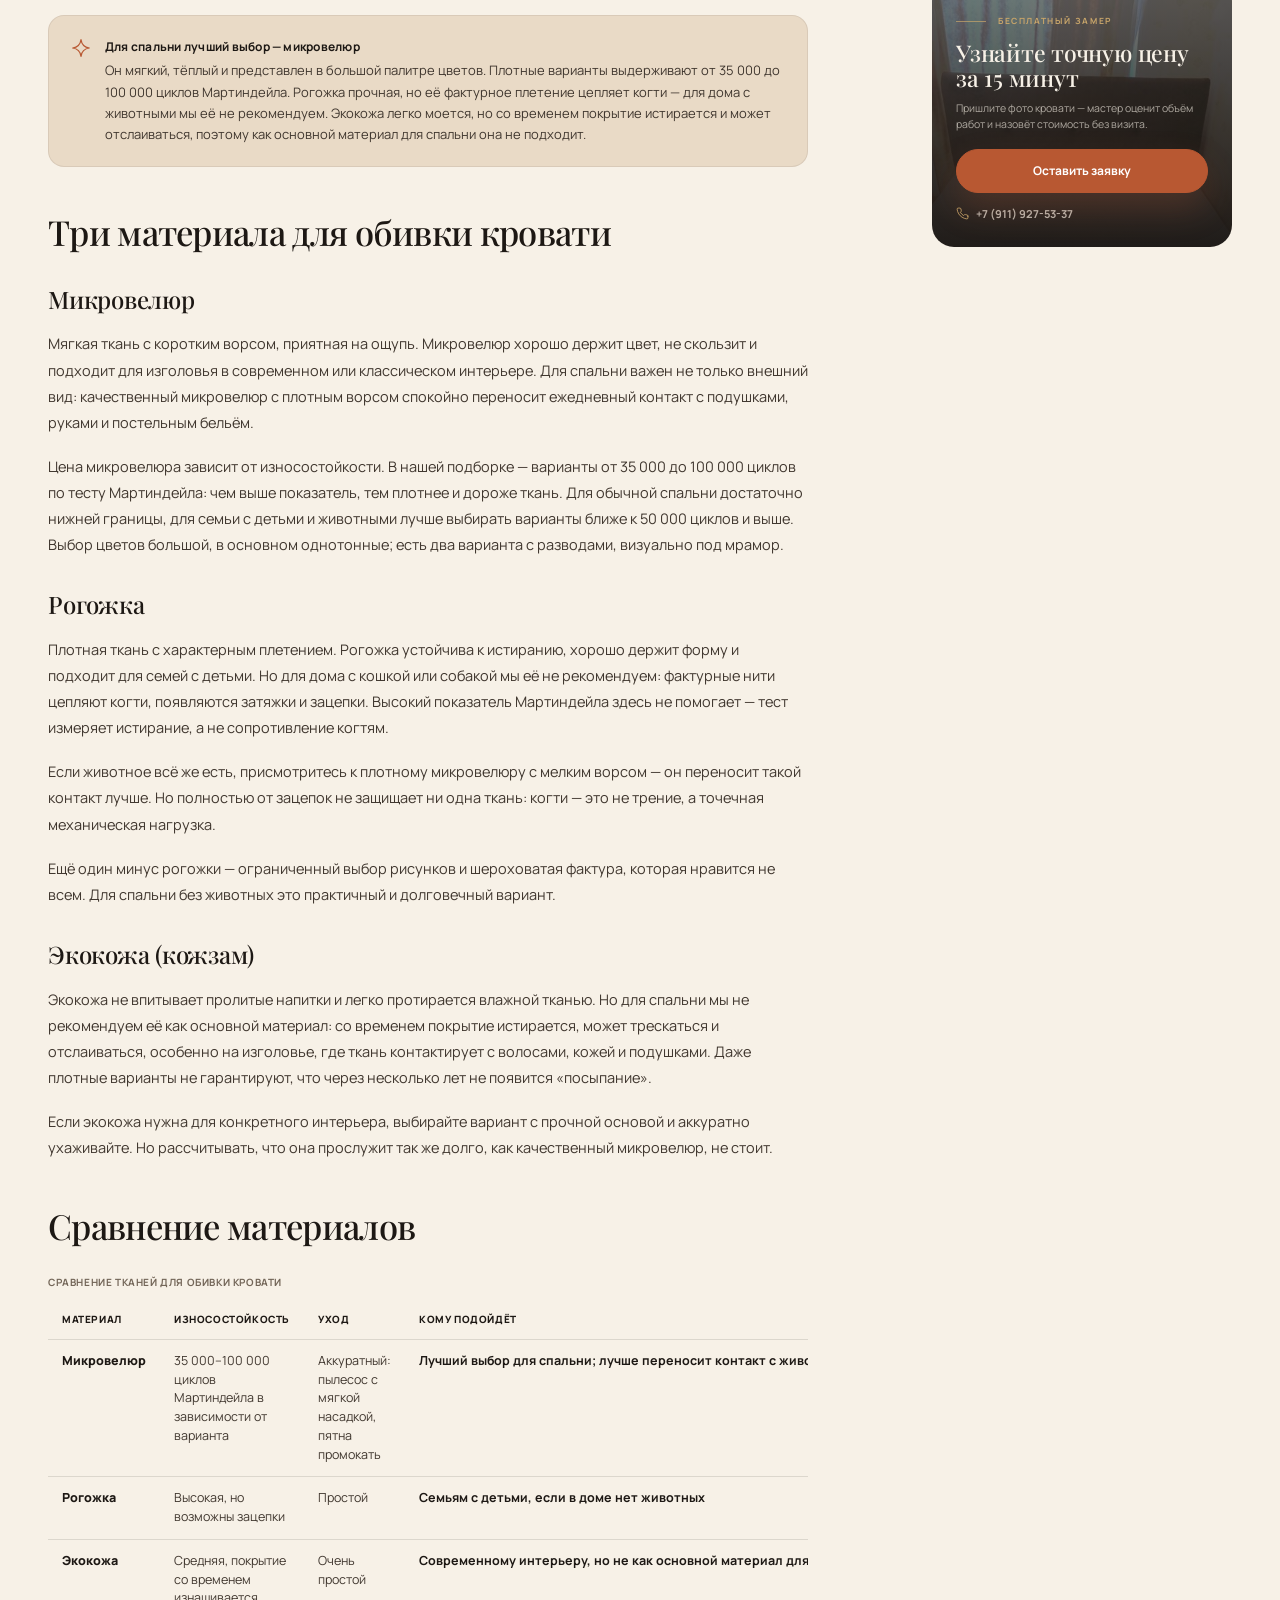
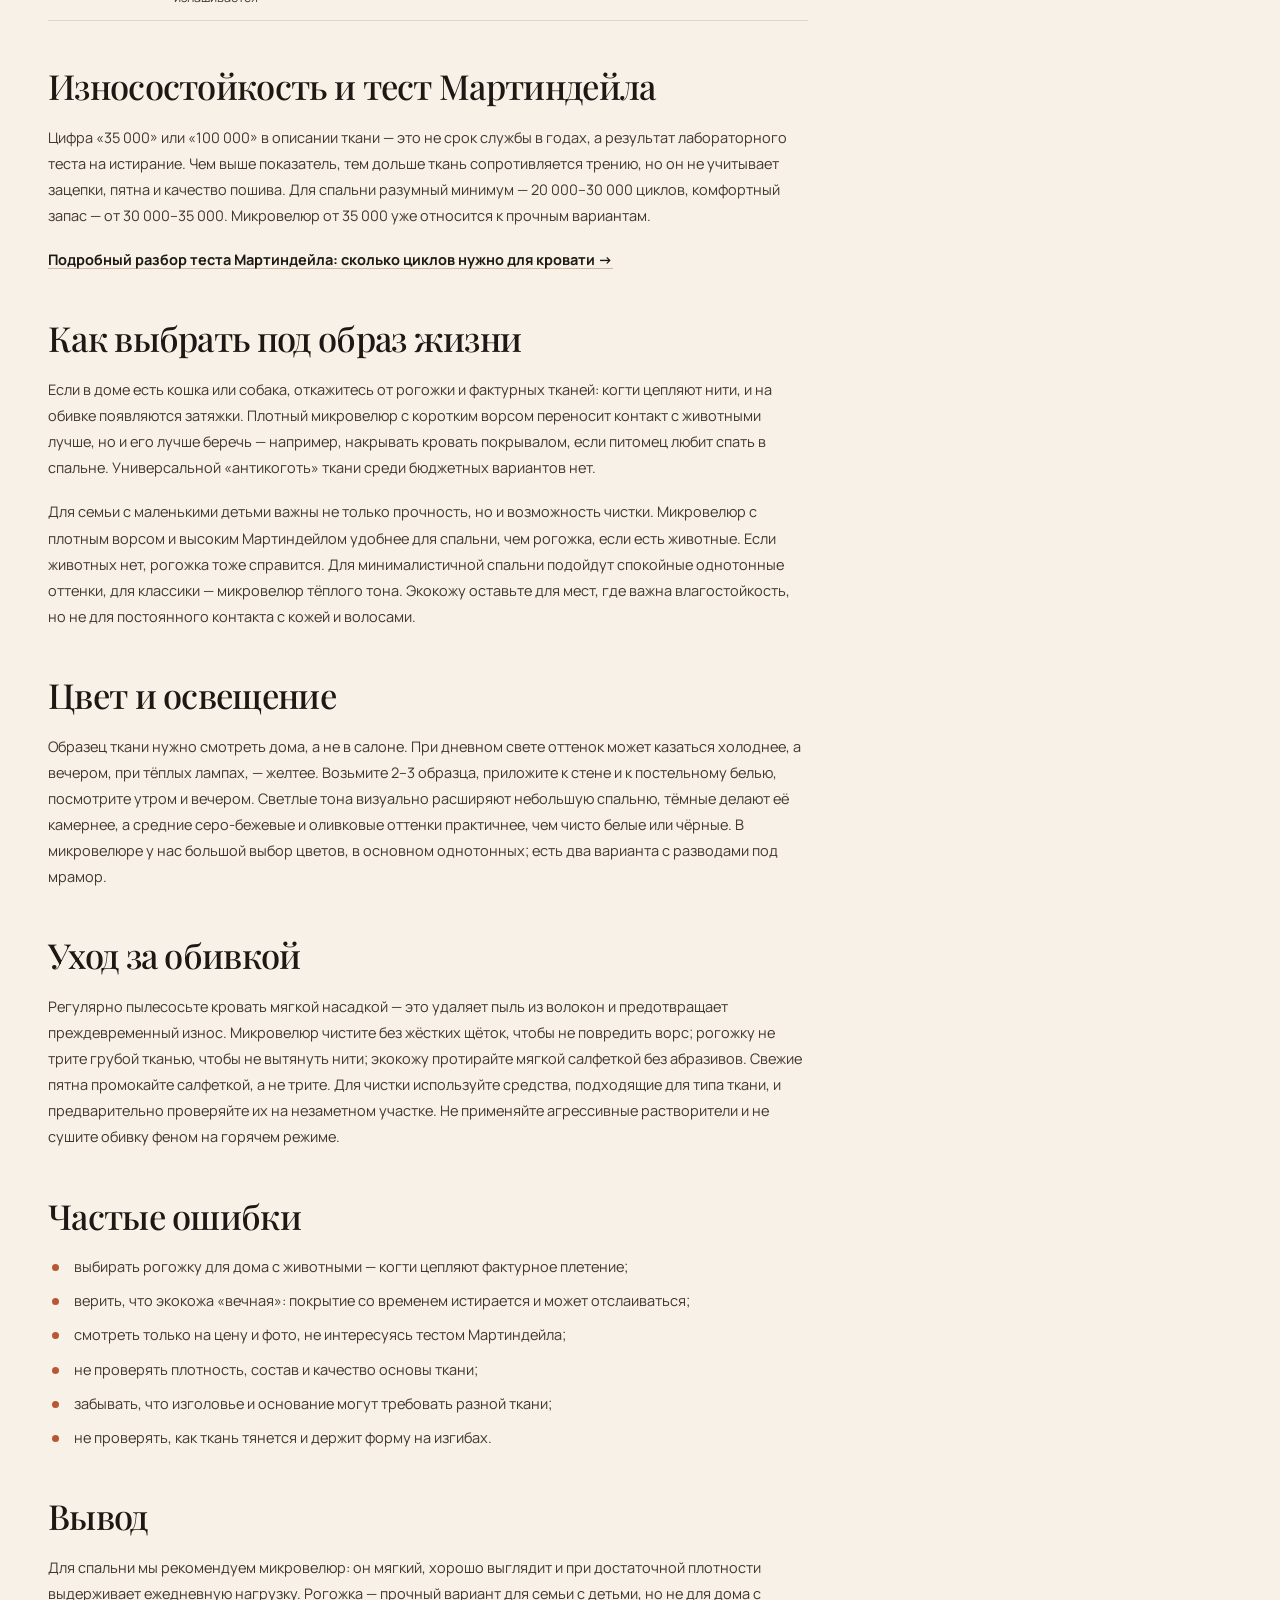
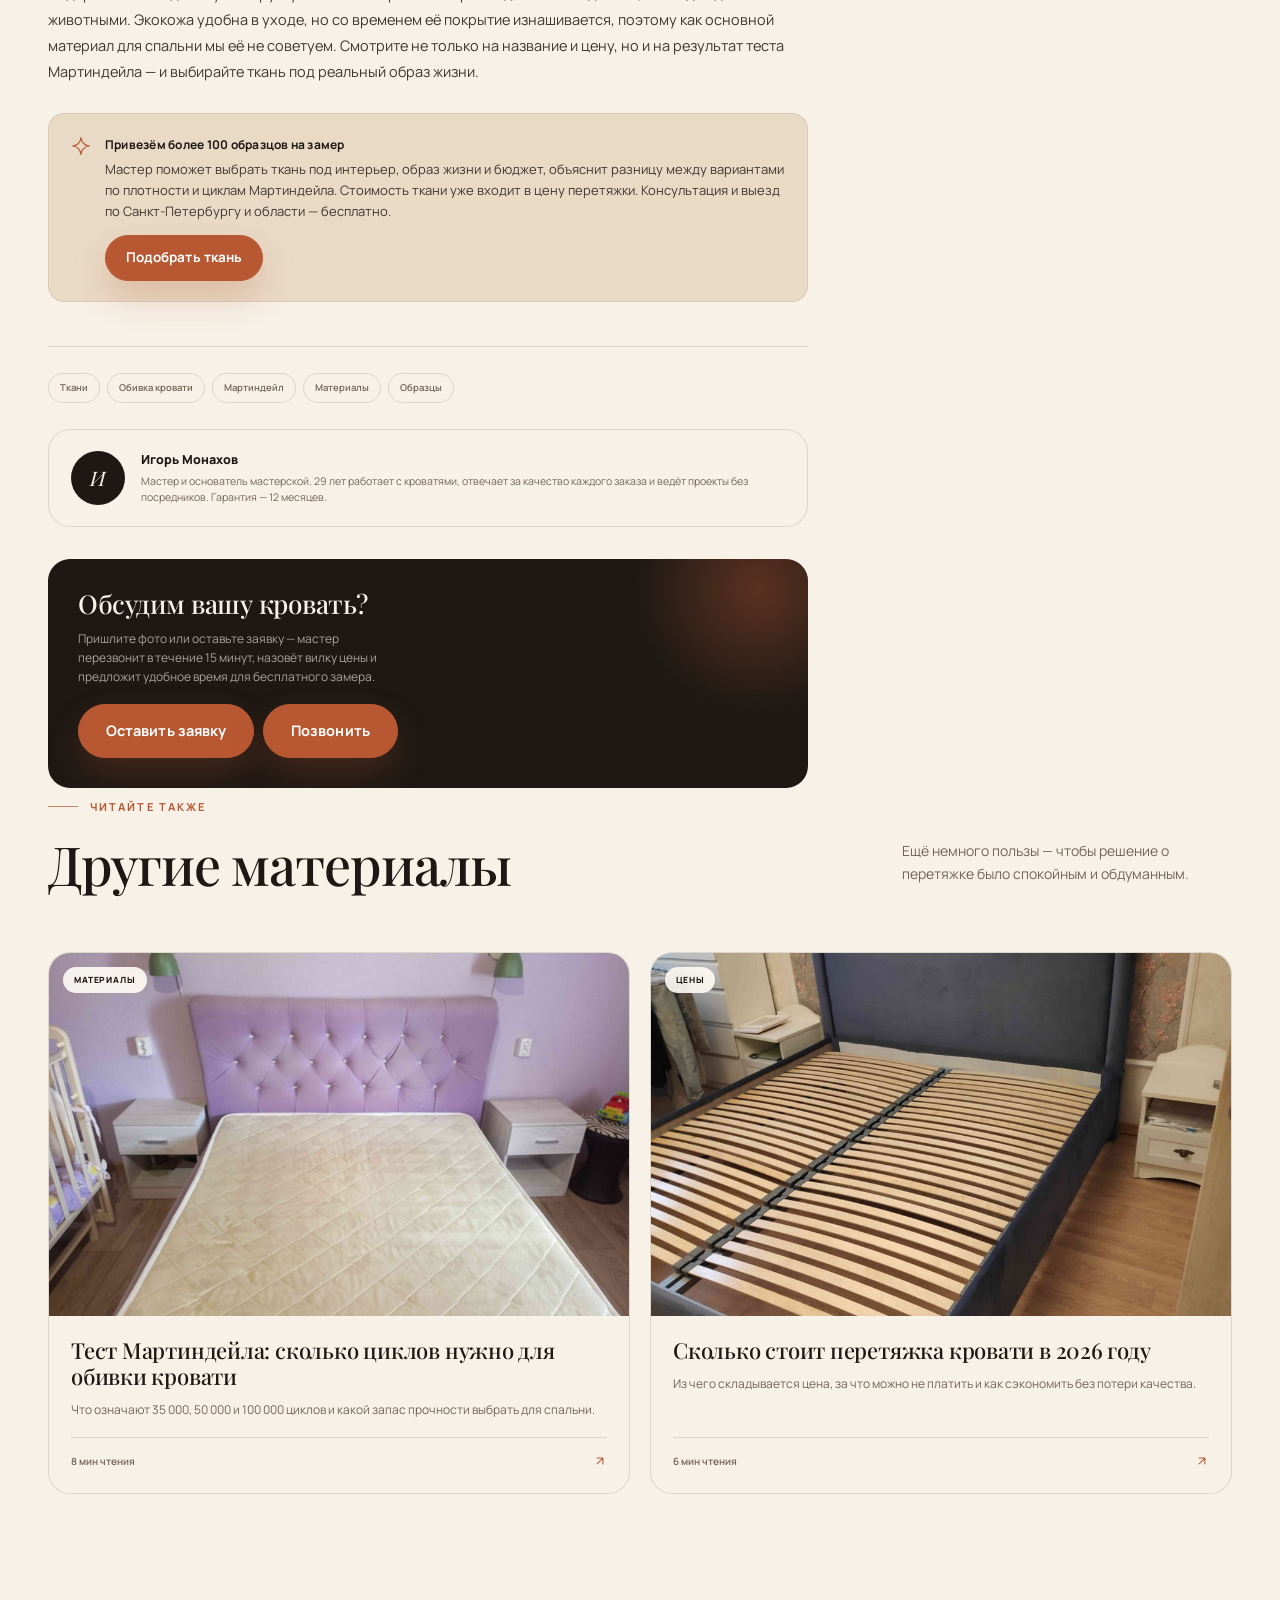
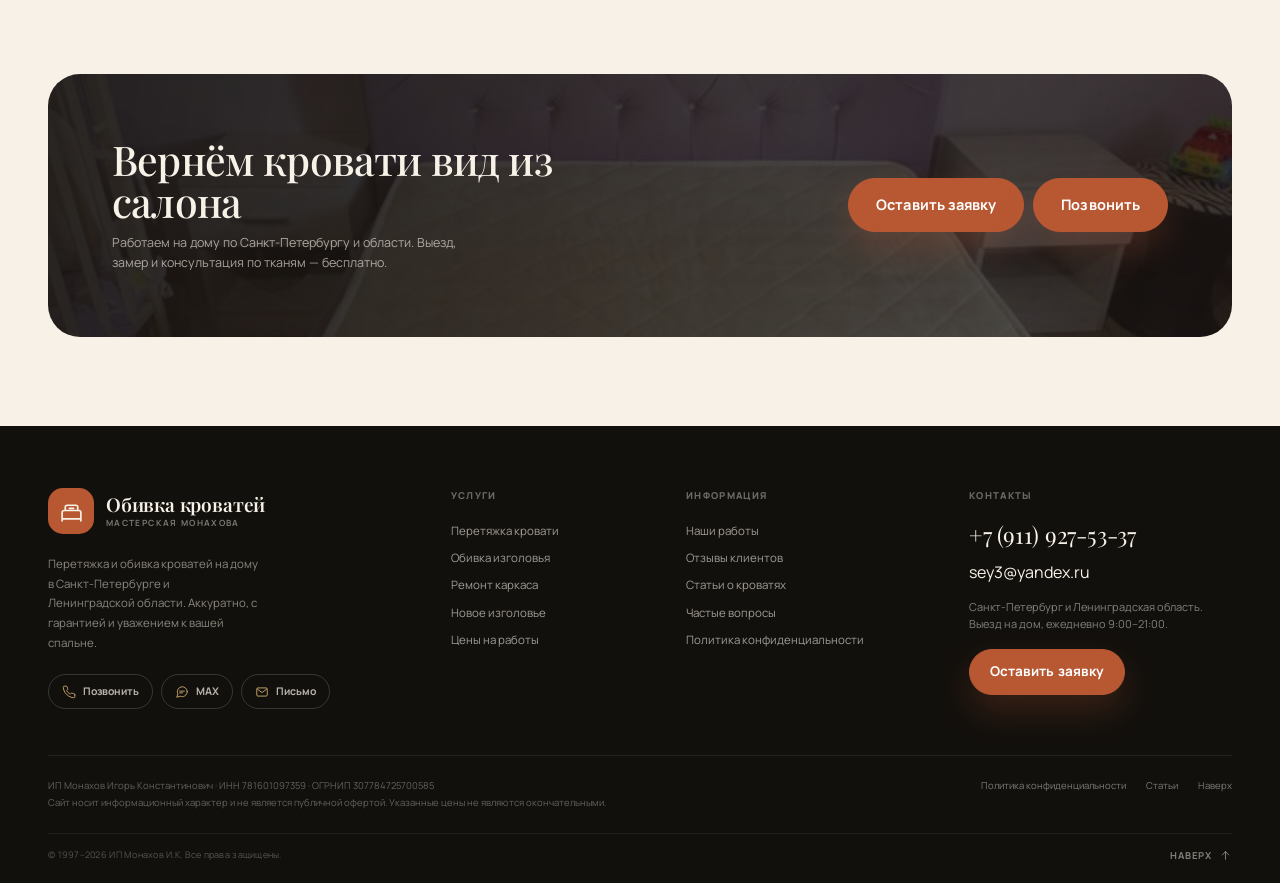
<file: articles/kak-vybrat-tkan-dlya-obivki.html>
<!DOCTYPE html>
<html lang="ru">
<head>
  <meta charset="utf-8">
  <meta name="viewport" content="width=device-width, initial-scale=1">
  <title>Как выбрать ткань для обивки кровати: 3 материала | Обивка кроватей</title>
  <meta name="description" content="Микровелюр, рогожка и экокожа: честное сравнение для спальни. Почему микровелюр — лучший выбор, рогожка не подходит для животных, а экокожа со временем изнашивается.">
  <meta name="robots" content="index, follow, max-image-preview:large">
  <meta name="theme-color" content="#f7f1e7">
  <link rel="canonical" href="https://system785.github.io/obivka-krovatei/articles/kak-vybrat-tkan-dlya-obivki.html">

  <meta property="og:type" content="article">
  <meta property="og:locale" content="ru_RU">
  <meta property="og:site_name" content="Обивка кроватей — мастерская Монахова">
  <meta property="og:title" content="Как выбрать ткань для обивки кровати: 3 материала">
  <meta property="og:description" content="Микровелюр, рогожка и экокожа: честное сравнение для спальни. Почему микровелюр — лучший выбор, рогожка не подходит для животных, а экокожа со временем изнашивается.">
  <meta property="og:url" content="https://system785.github.io/obivka-krovatei/articles/kak-vybrat-tkan-dlya-obivki.html">
  <meta property="og:image" content="https://system785.github.io/obivka-krovatei/assets/img/og-image.jpg">
  <meta property="og:image:width" content="1200">
  <meta property="og:image:height" content="630">
  <meta property="article:published_time" content="2026-10-28">
  <meta property="article:modified_time" content="2026-11-11">
  <meta property="article:section" content="Материалы">
  <meta name="twitter:card" content="summary_large_image">
  <meta name="twitter:title" content="Как выбрать ткань для обивки кровати: 3 материала">
  <meta name="twitter:description" content="Микровелюр, рогожка и экокожа: честное сравнение для спальни. Почему микровелюр — лучший выбор, рогожка не подходит для животных, а экокожа со временем изнашивается.">
  <meta name="twitter:image" content="https://system785.github.io/obivka-krovatei/assets/img/og-image.jpg">

  <link rel="icon" href="../assets/img/favicon.svg" type="image/svg+xml">
  <link rel="apple-touch-icon" href="../assets/img/apple-touch-icon.png">
  <link rel="preconnect" href="https://fonts.googleapis.com">
  <link rel="preconnect" href="https://fonts.gstatic.com" crossorigin>
  <link href="https://fonts.googleapis.com/css2?family=Manrope:wght@400;500;600;700;800&family=Playfair+Display:ital,wght@0,500;0,600;1,500&display=swap" rel="stylesheet">
  <link rel="stylesheet" href="../assets/css/style.css">
  <link rel="stylesheet" href="../assets/css/pages.css">
  <script>document.documentElement.classList.add('js');</script>

  <script type="application/ld+json">
  {
    "@context": "https://schema.org",
    "@type": "Article",
    "headline": "Как выбрать ткань для обивки кровати: 3 материала",
    "description": "Микровелюр, рогожка и экокожа: честное сравнение для спальни. Почему микровелюр — лучший выбор, рогожка не подходит для животных, а экокожа со временем изнашивается.",
    "image": "https://system785.github.io/obivka-krovatei/assets/img/og-image.jpg",
    "datePublished": "2026-10-28",
    "dateModified": "2026-11-11",
    "author": {
      "@type": "Organization",
      "name": "Обивка кроватей — мастерская Монахова",
      "url": "https://system785.github.io/obivka-krovatei/"
    },
    "publisher": {
      "@type": "Organization",
      "name": "Обивка кроватей — мастерская Монахова",
      "logo": {
        "@type": "ImageObject",
        "url": "https://system785.github.io/obivka-krovatei/assets/img/favicon.svg"
      }
    },
    "mainEntityOfPage": "https://system785.github.io/obivka-krovatei/articles/kak-vybrat-tkan-dlya-obivki.html"
  }
  </script>
</head>
<body id="top">

<a class="skip-link" href="#main">Перейти к содержанию</a>
<div class="scroll-progress" aria-hidden="true"><span id="scrollProgress"></span></div>

<svg width="0" height="0" aria-hidden="true" focusable="false" style="position:absolute">
  <defs>
    <symbol id="i-bed" viewBox="0 0 24 24"><path d="M3 19v-6a2 2 0 0 1 2-2h14a2 2 0 0 1 2 2v6M3 19h18M3 19v2M21 19v2M6 11V8a2 2 0 0 1 2-2h8a2 2 0 0 1 2 2v3M10 9h4" fill="none" stroke="currentColor" stroke-width="1.6" stroke-linecap="round" stroke-linejoin="round"/></symbol>
    <symbol id="i-phone" viewBox="0 0 24 24"><path d="M22 16.92v3a2 2 0 0 1-2.18 2 19.8 19.8 0 0 1-8.63-3.07 19.5 19.5 0 0 1-6-6A19.8 19.8 0 0 1 2.12 4.18 2 2 0 0 1 4.11 2h3a2 2 0 0 1 2 1.72c.12.9.33 1.78.62 2.63a2 2 0 0 1-.45 2.11L8 9.73a16 16 0 0 0 6 6l1.27-1.27a2 2 0 0 1 2.11-.45c.85.29 1.73.5 2.63.62A2 2 0 0 1 22 16.92Z" fill="none" stroke="currentColor" stroke-width="1.6" stroke-linecap="round" stroke-linejoin="round"/></symbol>
    <symbol id="i-mail" viewBox="0 0 24 24"><rect x="3" y="5" width="18" height="14" rx="2" fill="none" stroke="currentColor" stroke-width="1.6"/><path d="m4 7 8 6 8-6" fill="none" stroke="currentColor" stroke-width="1.6" stroke-linecap="round" stroke-linejoin="round"/></symbol>
    <symbol id="i-max" viewBox="0 0 24 24"><path d="M21 11.5a8.5 8.5 0 0 1-12.3 7.6L3 21l1.9-5.7A8.5 8.5 0 1 1 21 11.5Z" fill="none" stroke="currentColor" stroke-width="1.6" stroke-linecap="round" stroke-linejoin="round"/><path d="M8 10.5h8M8 13.5h5" fill="none" stroke="currentColor" stroke-width="1.6" stroke-linecap="round"/></symbol>
    <symbol id="i-arrow-up-right" viewBox="0 0 24 24"><path d="M7 17 17 7M7 7h10v10" fill="none" stroke="currentColor" stroke-width="1.8" stroke-linecap="round" stroke-linejoin="round"/></symbol>
    <symbol id="i-arrow-right" viewBox="0 0 24 24"><path d="M4 12h16M14 6l6 6-6 6" fill="none" stroke="currentColor" stroke-width="1.8" stroke-linecap="round" stroke-linejoin="round"/></symbol>
    <symbol id="i-arrow-up" viewBox="0 0 24 24"><path d="M12 19V5M6 11l6-6 6 6" fill="none" stroke="currentColor" stroke-width="1.8" stroke-linecap="round" stroke-linejoin="round"/></symbol>
    <symbol id="i-check" viewBox="0 0 24 24"><path d="m20 6-11 11-5-5" fill="none" stroke="currentColor" stroke-width="1.8" stroke-linecap="round" stroke-linejoin="round"/></symbol>
    <symbol id="i-sparkle" viewBox="0 0 24 24"><path d="M12 2c.7 5.3 4.7 9.3 10 10-5.3.7-9.3 4.7-10 10-.7-5.3-4.7-9.3-10-10 5.3-.7 9.3-4.7 10-10Z" fill="none" stroke="currentColor" stroke-width="1.4" stroke-linejoin="round"/></symbol>
    <symbol id="i-close" viewBox="0 0 24 24"><path d="m6 6 12 12M18 6 6 18" fill="none" stroke="currentColor" stroke-width="1.8" stroke-linecap="round"/></symbol>
    <symbol id="i-chevron-right" viewBox="0 0 24 24"><path d="m9 6 6 6-6 6" fill="none" stroke="currentColor" stroke-width="1.8" stroke-linecap="round" stroke-linejoin="round"/></symbol>
    <symbol id="i-clock" viewBox="0 0 24 24"><circle cx="12" cy="12" r="9" fill="none" stroke="currentColor" stroke-width="1.6"/><path d="M12 7v5l3 2" fill="none" stroke="currentColor" stroke-width="1.6" stroke-linecap="round" stroke-linejoin="round"/></symbol>
    <symbol id="i-copy" viewBox="0 0 24 24"><rect x="8" y="8" width="12" height="12" rx="2" fill="none" stroke="currentColor" stroke-width="1.6"/><path d="M16 8V6a2 2 0 0 0-2-2H6a2 2 0 0 0-2 2v8a2 2 0 0 0 2 2h2" fill="none" stroke="currentColor" stroke-width="1.6"/></symbol>
    <symbol id="i-shield" viewBox="0 0 24 24"><path d="M12 22s8-4 8-10V5l-8-3-8 3v7c0 6 8 10 8 10Z" fill="none" stroke="currentColor" stroke-width="1.6" stroke-linejoin="round"/><path d="m8.5 11.5 2.5 2.5 4.5-5" fill="none" stroke="currentColor" stroke-width="1.6" stroke-linecap="round" stroke-linejoin="round"/></symbol>
    <symbol id="i-pin" viewBox="0 0 24 24"><path d="M20 10c0 5-8 12-8 12S4 15 4 10a8 8 0 1 1 16 0Z" fill="none" stroke="currentColor" stroke-width="1.6" stroke-linejoin="round"/><circle cx="12" cy="10" r="2.6" fill="none" stroke="currentColor" stroke-width="1.6"/></symbol>
    <symbol id="i-quote" viewBox="0 0 24 24"><path d="M10 7H6a2 2 0 0 0-2 2v4a2 2 0 0 0 2 2h3v2a2 2 0 0 1-2 2M20 7h-4a2 2 0 0 0-2 2v4a2 2 0 0 0 2 2h3v2a2 2 0 0 1-2 2" fill="none" stroke="currentColor" stroke-width="1.6" stroke-linecap="round" stroke-linejoin="round"/></symbol>
  </defs>
</svg>

<header class="site-header" id="header">
  <div class="topbar">
    <div class="container topbar__inner">
      <div class="topbar__list">
        <span class="topbar__item"><svg class="icon" aria-hidden="true"><use href="#i-pin"></use></svg>Санкт-Петербург и область</span>
        <span class="topbar__item"><svg class="icon" aria-hidden="true"><use href="#i-shield"></use></svg>Гарантия 12 месяцев</span>
        <span class="topbar__item"><svg class="icon" aria-hidden="true"><use href="#i-sparkle"></use></svg>Мастерская с 1997 года</span>
      </div>
      <div class="topbar__list">
        <span class="topbar__item"><svg class="icon" aria-hidden="true"><use href="#i-clock"></use></svg>Ежедневно 9:00–21:00</span>
        <a class="topbar__item" href="tel:+79119275337">+7 (911) 927-53-37</a>
      </div>
    </div>
  </div>
  <div class="container header__inner">
    <a class="logo" href="../index.html" aria-label="Обивка кроватей — на главную">
      <span class="logo__mark"><svg class="icon" aria-hidden="true"><use href="#i-bed"></use></svg></span>
      <span class="logo__text"><span class="logo__title">Обивка кроватей</span><span class="logo__sub">мастерская Монахова</span></span>
    </a>
    <nav class="nav" aria-label="Основная навигация">
      <a class="nav__link" href="../index.html#services">Услуги</a>
      <a class="nav__link" href="../index.html#prices">Цены</a>
      <a class="nav__link" href="../index.html#works">Работы</a>
      <a class="nav__link" href="../index.html#reviews">Отзывы</a>
      <a class="nav__link is-active" href="../articles.html" aria-current="page">Статьи</a>
      <a class="nav__link" href="../index.html#contacts">Контакты</a>
    </nav>
    <div class="header__actions">
      <div class="header__phone"><a href="tel:+79119275337">+7 (911) 927-53-37</a><span>перезвоним за 15 минут</span></div>
      <button class="btn btn--primary btn--sm" type="button" data-open-lead data-service="Перетяжка кровати">Оставить заявку</button>
      <button class="burger" id="burger" type="button" aria-label="Открыть меню" aria-expanded="false" aria-controls="mobileMenu"><span></span><span></span></button>
    </div>
  </div>
</header>

<div class="mobile-menu" id="mobileMenu" aria-hidden="true">
  <div class="mobile-menu__head">
    <a class="logo" href="../index.html" aria-label="Обивка кроватей — на главную">
      <span class="logo__mark"><svg class="icon" aria-hidden="true"><use href="#i-bed"></use></svg></span>
      <span class="logo__text"><span class="logo__title">Обивка кроватей</span><span class="logo__sub">мастерская Монахова</span></span>
    </a>
    <button class="mobile-menu__close" id="menuClose" type="button" aria-label="Закрыть меню"><svg class="icon" aria-hidden="true"><use href="#i-close"></use></svg></button>
  </div>
  <nav class="mobile-nav" aria-label="Мобильная навигация">
    <a class="mobile-nav__link" href="../index.html#services"><span>01</span>Услуги</a>
    <a class="mobile-nav__link" href="../index.html#prices"><span>02</span>Цены</a>
    <a class="mobile-nav__link" href="../index.html#works"><span>03</span>Работы</a>
    <a class="mobile-nav__link" href="../index.html#reviews"><span>04</span>Отзывы</a>
    <a class="mobile-nav__link" href="../articles.html"><span>05</span>Статьи</a>
    <a class="mobile-nav__link" href="../index.html#contacts"><span>06</span>Контакты</a>
  </nav>
  <div class="mobile-menu__contacts">
    <a class="mobile-menu__phone" href="tel:+79119275337">+7 (911) 927-53-37</a>
    <p class="mobile-menu__note">Санкт-Петербург и область · ежедневно 9:00–21:00</p>
    <div class="mobile-menu__actions">
      <button class="btn btn--primary" type="button" data-open-lead data-service="Перетяжка кровати">Оставить заявку</button>
      <button class="btn btn--outline" type="button" data-open-max>Написать в MAX</button>
    </div>
    <a class="btn btn--ghost" href="mailto:sey3@yandex.ru?subject=Заявка%20на%20перетяжку%20кровати">Написать письмо</a>
  </div>
</div>

<main id="main">
  <article>
    <header class="page-hero article-hero">
      <div class="container">
        <nav class="breadcrumbs" aria-label="Хлебные крошки">
          <a href="../index.html">Главная</a>
          <svg class="icon" aria-hidden="true"><use href="#i-chevron-right"></use></svg>
          <a href="../articles.html">Статьи</a>
          <svg class="icon" aria-hidden="true"><use href="#i-chevron-right"></use></svg>
          <span aria-current="page">Как выбрать ткань</span>
        </nav>
        <div class="eyebrow">Материалы</div>
        <h1>Как выбрать ткань для обивки кровати: 3 материала</h1>
        <p class="page-hero__lead">Сравниваем микровелюр, рогожку и экокожу без маркетинга: что действительно подходит спальне, как читать тест Мартиндейла и почему высокая цифра не всегда решает всё.</p>
        <div class="page-hero__meta">
          <span><svg class="icon" aria-hidden="true"><use href="#i-clock"></use></svg>9 минут чтения</span>
          <span>28 октября 2026</span>
          <span>Мастерская Монахова</span>
        </div>
      </div>
    </header>

    <div class="container">
      <figure class="article-cover">
        <img src="../assets/img/hero-bed.jpg" width="937" height="1250" alt="Кровать после обновления обивки" fetchpriority="high">
        <figcaption>Ткань должна нравиться не только на фото, но и подходить под ваш образ жизни: животные, дети и ежедневная нагрузка важнее названия материала.</figcaption>
      </figure>

      <div class="article-layout">
        <div class="article-body">
          <div class="prose">
            <h2 id="pochemu">Почему ткань важнее, чем кажется</h2>
<p>Ткань влияет не только на внешний вид кровати. От неё зависят тактильные ощущения, устойчивость к пятнам, срок службы обивки и то, насколько легко поддерживать чистоту в спальне. Одна и та же модель кровати с рогожкой и микровелюром будет выглядеть и вести себя по-разному.</p>
<p>При выборе мы советуем смотреть не на название материала, а на три вещи: кто пользуется кроватью, какую нагрузку получает изголовье и какой запас износостойкости вам нужен. Ниже — три материала, с которыми мы чаще всего работаем, и честные выводы: что подойдёт спальне, а от чего лучше отказаться. Стоимость ткани уже входит в цену перетяжки — отдельно покупать материал не нужно.</p>

<h2 id="korotko">Коротко: что выбрать</h2>
<div class="callout">
  <svg class="icon" aria-hidden="true"><use href="#i-sparkle"></use></svg>
  <div>
    <strong>Для спальни лучший выбор — микровелюр</strong>
    <p>Он мягкий, тёплый и представлен в большой палитре цветов. Плотные варианты выдерживают от 35 000 до 100 000 циклов Мартиндейла. Рогожка прочная, но её фактурное плетение цепляет когти — для дома с животными мы её не рекомендуем. Экокожа легко моется, но со временем покрытие истирается и может отслаиваться, поэтому как основной материал для спальни она не подходит.</p>
  </div>
</div>

<h2 id="materialy">Три материала для обивки кровати</h2>

<h3>Микровелюр</h3>
<p>Мягкая ткань с коротким ворсом, приятная на ощупь. Микровелюр хорошо держит цвет, не скользит и подходит для изголовья в современном или классическом интерьере. Для спальни важен не только внешний вид: качественный микровелюр с плотным ворсом спокойно переносит ежедневный контакт с подушками, руками и постельным бельём.</p>
<p>Цена микровелюра зависит от износостойкости. В нашей подборке — варианты от 35 000 до 100 000 циклов по тесту Мартиндейла: чем выше показатель, тем плотнее и дороже ткань. Для обычной спальни достаточно нижней границы, для семьи с детьми и животными лучше выбирать варианты ближе к 50 000 циклов и выше. Выбор цветов большой, в основном однотонные; есть два варианта с разводами, визуально под мрамор.</p>

<h3>Рогожка</h3>
<p>Плотная ткань с характерным плетением. Рогожка устойчива к истиранию, хорошо держит форму и подходит для семей с детьми. Но для дома с кошкой или собакой мы её не рекомендуем: фактурные нити цепляют когти, появляются затяжки и зацепки. Высокий показатель Мартиндейла здесь не помогает — тест измеряет истирание, а не сопротивление когтям.</p>
<p>Если животное всё же есть, присмотритесь к плотному микровелюру с мелким ворсом — он переносит такой контакт лучше. Но полностью от зацепок не защищает ни одна ткань: когти — это не трение, а точечная механическая нагрузка.</p>
<p>Ещё один минус рогожки — ограниченный выбор рисунков и шероховатая фактура, которая нравится не всем. Для спальни без животных это практичный и долговечный вариант.</p>

<h3>Экокожа (кожзам)</h3>
<p>Экокожа не впитывает пролитые напитки и легко протирается влажной тканью. Но для спальни мы не рекомендуем её как основной материал: со временем покрытие истирается, может трескаться и отслаиваться, особенно на изголовье, где ткань контактирует с волосами, кожей и подушками. Даже плотные варианты не гарантируют, что через несколько лет не появится «посыпание».</p>
<p>Если экокожа нужна для конкретного интерьера, выбирайте вариант с прочной основой и аккуратно ухаживайте. Но рассчитывать, что она прослужит так же долго, как качественный микровелюр, не стоит.</p>

<h2 id="sravnenie">Сравнение материалов</h2>
<div class="table-scroll">
  <table>
    <caption>Сравнение тканей для обивки кровати</caption>
    <thead>
      <tr><th scope="col">Материал</th><th scope="col">Износостойкость</th><th scope="col">Уход</th><th scope="col">Кому подойдёт</th></tr>
    </thead>
    <tbody>
      <tr><th scope="row">Микровелюр</th><td>35 000–100 000 циклов Мартиндейла в зависимости от варианта</td><td>Аккуратный: пылесос с мягкой насадкой, пятна промокать</td><td>Лучший выбор для спальни; лучше переносит контакт с животными при плотном варианте</td></tr>
      <tr><th scope="row">Рогожка</th><td>Высокая, но возможны зацепки</td><td>Простой</td><td>Семьям с детьми, если в доме нет животных</td></tr>
      <tr><th scope="row">Экокожа</th><td>Средняя, покрытие со временем изнашивается</td><td>Очень простой</td><td>Современному интерьеру, но не как основной материал для спальни</td></tr>
    </tbody>
  </table>
</div>

<h2 id="martindale">Износостойкость и тест Мартиндейла</h2>
<p>Цифра «35 000» или «100 000» в описании ткани — это не срок службы в годах, а результат лабораторного теста на истирание. Чем выше показатель, тем дольше ткань сопротивляется трению, но он не учитывает зацепки, пятна и качество пошива. Для спальни разумный минимум — 20 000–30 000 циклов, комфортный запас — от 30 000–35 000. Микровелюр от 35 000 уже относится к прочным вариантам.</p>
<p><a href="test-martindejla.html"><strong>Подробный разбор теста Мартиндейла: сколько циклов нужно для кровати →</strong></a></p>

<h2 id="obraz-zhizni">Как выбрать под образ жизни</h2>
<p>Если в доме есть кошка или собака, откажитесь от рогожки и фактурных тканей: когти цепляют нити, и на обивке появляются затяжки. Плотный микровелюр с коротким ворсом переносит контакт с животными лучше, но и его лучше беречь — например, накрывать кровать покрывалом, если питомец любит спать в спальне. Универсальной «антикоготь» ткани среди бюджетных вариантов нет.</p>
<p>Для семьи с маленькими детьми важны не только прочность, но и возможность чистки. Микровелюр с плотным ворсом и высоким Мартиндейлом удобнее для спальни, чем рогожка, если есть животные. Если животных нет, рогожка тоже справится. Для минималистичной спальни подойдут спокойные однотонные оттенки, для классики — микровелюр тёплого тона. Экокожу оставьте для мест, где важна влагостойкость, но не для постоянного контакта с кожей и волосами.</p>

<h2 id="cvet">Цвет и освещение</h2>
<p>Образец ткани нужно смотреть дома, а не в салоне. При дневном свете оттенок может казаться холоднее, а вечером, при тёплых лампах, — желтее. Возьмите 2–3 образца, приложите к стене и к постельному белью, посмотрите утром и вечером. Светлые тона визуально расширяют небольшую спальню, тёмные делают её камернее, а средние серо-бежевые и оливковые оттенки практичнее, чем чисто белые или чёрные. В микровелюре у нас большой выбор цветов, в основном однотонных; есть два варианта с разводами под мрамор.</p>

<h2 id="uhod">Уход за обивкой</h2>
<p>Регулярно пылесосьте кровать мягкой насадкой — это удаляет пыль из волокон и предотвращает преждевременный износ. Микровелюр чистите без жёстких щёток, чтобы не повредить ворс; рогожку не трите грубой тканью, чтобы не вытянуть нити; экокожу протирайте мягкой салфеткой без абразивов. Свежие пятна промокайте салфеткой, а не трите. Для чистки используйте средства, подходящие для типа ткани, и предварительно проверяйте их на незаметном участке. Не применяйте агрессивные растворители и не сушите обивку феном на горячем режиме.</p>

<h2 id="oshibki">Частые ошибки</h2>
<ul>
  <li>выбирать рогожку для дома с животными — когти цепляют фактурное плетение;</li>
  <li>верить, что экокожа «вечная»: покрытие со временем истирается и может отслаиваться;</li>
  <li>смотреть только на цену и фото, не интересуясь тестом Мартиндейла;</li>
  <li>не проверять плотность, состав и качество основы ткани;</li>
  <li>забывать, что изголовье и основание могут требовать разной ткани;</li>
  <li>не проверять, как ткань тянется и держит форму на изгибах.</li>
</ul>

<h2 id="itog">Вывод</h2>
<p>Для спальни мы рекомендуем микровелюр: он мягкий, хорошо выглядит и при достаточной плотности выдерживает ежедневную нагрузку. Рогожка — прочный вариант для семьи с детьми, но не для дома с животными. Экокожа удобна в уходе, но со временем её покрытие изнашивается, поэтому как основной материал для спальни мы её не советуем. Смотрите не только на название и цену, но и на результат теста Мартиндейла — и выбирайте ткань под реальный образ жизни.</p>
<div class="callout">
  <svg class="icon" aria-hidden="true"><use href="#i-sparkle"></use></svg>
  <div>
    <strong>Привезём более 100 образцов на замер</strong>
    <p>Мастер поможет выбрать ткань под интерьер, образ жизни и бюджет, объяснит разницу между вариантами по плотности и циклам Мартиндейла. Стоимость ткани уже входит в цену перетяжки. Консультация и выезд по Санкт-Петербургу и области — бесплатно.</p>
    <button class="btn btn--primary btn--sm" type="button" data-open-lead data-service="Консультация по тканям">Подобрать ткань</button>
  </div>
</div>

          </div>

          <footer class="article-foot">
            <div class="article-tags">
              <span>Ткани</span>
<span>Обивка кровати</span>
<span>Мартиндейл</span>
<span>Материалы</span>
<a href="../index.html#materials">Образцы</a>

            </div>
            <div class="author">
              <span class="author__avatar">И</span>
              <div>
                <strong>Игорь Монахов</strong>
                <p>Мастер и основатель мастерской. 29 лет работает с кроватями, отвечает за качество каждого заказа и ведёт проекты без посредников. Гарантия — 12 месяцев.</p>
              </div>
            </div>
            <div class="article-cta">
              <h3>Обсудим вашу кровать?</h3>
              <p>Пришлите фото или оставьте заявку — мастер перезвонит в течение 15 минут, назовёт вилку цены и предложит удобное время для бесплатного замера.</p>
              <div class="article-cta__actions">
                <button class="btn btn--primary" type="button" data-open-lead data-service="Перетяжка кровати">Оставить заявку</button>
                <a class="btn btn--outline" href="tel:+79119275337">Позвонить</a>
              </div>
            </div>
          </footer>
        </div>

        <aside class="article-aside" aria-label="Содержание и заявка">
          <nav class="toc" aria-label="Содержание статьи">
            <div class="toc__title">В этой статье</div>
            <ol>
              <li><a href="#pochemu">Почему ткань важна</a></li>
<li><a href="#korotko">Коротко: что выбрать</a></li>
<li><a href="#materialy">Три материала</a></li>
<li><a href="#sravnenie">Сравнение тканей</a></li>
<li><a href="#martindale">Тест Мартиндейла</a></li>
<li><a href="#obraz-zhizni">Под образ жизни</a></li>
<li><a href="#cvet">Цвет и освещение</a></li>
<li><a href="#uhod">Уход за обивкой</a></li>
<li><a href="#oshibki">Частые ошибки</a></li>
<li><a href="#itog">Вывод</a></li>

            </ol>
          </nav>
          <div class="aside-cta">
            <div class="eyebrow eyebrow--light">Бесплатный замер</div>
            <h3>Узнайте точную цену за 15 минут</h3>
            <p>Пришлите фото кровати — мастер оценит объём работ и назовёт стоимость без визита.</p>
            <button class="btn btn--light btn--wide" type="button" data-open-lead data-service="Расчёт стоимости">Оставить заявку</button>
            <a class="aside-cta__phone" href="tel:+79119275337"><svg class="icon" aria-hidden="true"><use href="#i-phone"></use></svg>+7 (911) 927-53-37</a>
          </div>
        </aside>
      </div>
    </div>
  </article>

  <section class="section section--tight related">
    <div class="container">
      <div class="section-head">
        <div class="section-head__copy" data-reveal>
          <div class="eyebrow">Читайте также</div>
          <h2>Другие материалы</h2>
        </div>
        <div class="section-head__aside" data-reveal style="--d:.08s">
          <p>Ещё немного пользы — чтобы решение о перетяжке было спокойным и обдуманным.</p>
        </div>
      </div>
      <div class="related__grid">
        <a class="article-card" href="test-martindejla.html">
  <div class="article-card__media">
    <img src="../assets/img/work-living.jpg" width="1400" height="1050" alt="Ткань для обивки кровати и тест Мартиндейла" loading="lazy">
    <span class="article-card__cat">Материалы</span>
  </div>
  <div class="article-card__body">
    <h3>Тест Мартиндейла: сколько циклов нужно для обивки кровати</h3>
    <p>Что означают 35 000, 50 000 и 100 000 циклов и какой запас прочности выбрать для спальни.</p>
    <span class="article-card__meta"><span>8 мин чтения</span><svg class="icon" aria-hidden="true"><use href="#i-arrow-up-right"></use></svg></span>
  </div>
</a>
<a class="article-card" href="skolko-stoit-peretyazhka-krovati.html">
  <div class="article-card__media">
    <img src="../assets/img/hero-bed.jpg" width="937" height="1250" alt="Кровать после перетяжки — пример расчёта стоимости" loading="lazy">
    <span class="article-card__cat">Цены</span>
  </div>
  <div class="article-card__body">
    <h3>Сколько стоит перетяжка кровати в 2026 году</h3>
    <p>Из чего складывается цена, за что можно не платить и как сэкономить без потери качества.</p>
    <span class="article-card__meta"><span>6 мин чтения</span><svg class="icon" aria-hidden="true"><use href="#i-arrow-up-right"></use></svg></span>
  </div>
</a>

      </div>
    </div>
  </section>

  <section class="section section--tight">
    <div class="container">
      <div class="cta-band" data-reveal>
        <div class="cta-band__inner">
          <div>
            <h2>Вернём кровати вид из салона</h2>
            <p>Работаем на дому по Санкт-Петербургу и области. Выезд, замер и консультация по тканям — бесплатно.</p>
          </div>
          <div class="cta-band__actions">
            <button class="btn btn--primary" type="button" data-open-lead data-service="Перетяжка кровати">Оставить заявку</button>
            <a class="btn btn--light" href="tel:+79119275337">Позвонить</a>
          </div>
        </div>
      </div>
    </div>
  </section>
</main>

<footer class="footer">
  <div class="container">
    <div class="footer__grid">
      <div class="footer__about">
        <a class="logo" href="../index.html" aria-label="Обивка кроватей — на главную">
          <span class="logo__mark"><svg class="icon" aria-hidden="true"><use href="#i-bed"></use></svg></span>
          <span class="logo__text"><span class="logo__title">Обивка кроватей</span><span class="logo__sub">мастерская Монахова</span></span>
        </a>
        <p>Перетяжка и обивка кроватей на дому в Санкт-Петербурге и Ленинградской области. Аккуратно, с гарантией и уважением к вашей спальне.</p>
        <div class="footer__socials">
          <a class="footer__social" href="tel:+79119275337"><svg class="icon" aria-hidden="true"><use href="#i-phone"></use></svg>Позвонить</a>
          <button class="footer__social" type="button" data-open-max><svg class="icon" aria-hidden="true"><use href="#i-max"></use></svg>MAX</button>
          <a class="footer__social" href="mailto:sey3@yandex.ru"><svg class="icon" aria-hidden="true"><use href="#i-mail"></use></svg>Письмо</a>
        </div>
      </div>
      <div>
        <div class="footer__title">Услуги</div>
        <div class="footer__links">
          <a href="../index.html#services">Перетяжка кровати</a>
          <a href="../index.html#services">Обивка изголовья</a>
          <a href="../index.html#services">Ремонт каркаса</a>
          <a href="../index.html#services">Новое изголовье</a>
          <a href="../index.html#prices">Цены на работы</a>
        </div>
      </div>
      <div>
        <div class="footer__title">Информация</div>
        <div class="footer__links">
          <a href="../index.html#works">Наши работы</a>
          <a href="../index.html#reviews">Отзывы клиентов</a>
          <a href="../articles.html">Статьи о кроватях</a>
          <a href="../index.html#faq">Частые вопросы</a>
          <a href="../privacy.html">Политика конфиденциальности</a>
        </div>
      </div>
      <div>
        <div class="footer__title">Контакты</div>
        <div class="footer__contacts">
          <a class="footer__phone" href="tel:+79119275337">+7 (911) 927-53-37</a>
          <a href="mailto:sey3@yandex.ru">sey3@yandex.ru</a>
          <p>Санкт-Петербург и Ленинградская область.<br>Выезд на дом, ежедневно 9:00–21:00.</p>
          <button class="btn btn--primary btn--sm" type="button" data-open-lead data-service="Перетяжка кровати">Оставить заявку</button>
        </div>
      </div>
    </div>
    <div class="footer__legal">
      <p>ИП Монахов Игорь Константинович · ИНН 781601097359 · ОГРНИП 307784725700585<br>Сайт носит информационный характер и не является публичной офертой. Указанные цены не являются окончательными.</p>
      <div class="footer__legal-links">
        <a href="../privacy.html">Политика конфиденциальности</a>
        <a href="../articles.html">Статьи</a>
        <a href="#top">Наверх</a>
      </div>
    </div>
    <div class="footer__bottom">
      <p>© 1997–<span data-year>2026</span> ИП Монахов И.К. Все права защищены.</p>
      <a class="to-top" href="#top">Наверх <svg class="icon" aria-hidden="true"><use href="#i-arrow-up"></use></svg></a>
    </div>
  </div>
</footer>

<div class="mobile-bar" id="mobileBar">
  <div class="mobile-bar__inner">
    <a class="mobile-bar__item" href="tel:+79119275337"><svg class="icon" aria-hidden="true"><use href="#i-phone"></use></svg>Позвонить</a>
    <button class="mobile-bar__item mobile-bar__item--primary" type="button" data-open-lead data-service="Перетяжка кровати"><svg class="icon" aria-hidden="true"><use href="#i-sparkle"></use></svg>Оставить заявку</button>
    <button class="mobile-bar__item" type="button" data-open-max><svg class="icon" aria-hidden="true"><use href="#i-max"></use></svg>MAX</button>
  </div>
</div>

<dialog class="modal modal--sm" id="leadModal" aria-labelledby="leadModalTitle">
  <div class="modal__card">
    <div class="modal__body" data-form-wrap>
      <button class="modal__close" type="button" data-close aria-label="Закрыть окно заявки"><svg class="icon" aria-hidden="true"><use href="#i-close"></use></svg></button>
      <h3 id="leadModalTitle">Оставьте заявку</h3>
      <p>Перезвоним в течение 15 минут и ответим на все вопросы.</p>
      <form class="modal__form" data-lead-form novalidate>
        <div class="form-grid">
          <div class="field">
            <label for="pageName">Ваше имя</label>
            <input type="text" id="pageName" name="name" placeholder="Например, Елена" autocomplete="name" required>
            <span class="field__error">Укажите имя — как к вам обращаться</span>
          </div>
          <div class="field">
            <label for="pagePhone">Телефон</label>
            <input type="tel" id="pagePhone" name="phone" placeholder="+7 (___) ___-__-__" autocomplete="tel" inputmode="tel" required>
            <span class="field__error">Введите телефон полностью</span>
          </div>
          <div class="field field--full">
            <label for="pageService">Что нужно сделать</label>
            <select id="pageService" name="service">
              <option value="Перетяжка кровати">Перетяжка кровати под ключ</option>
              <option value="Обивка изголовья">Обивка изголовья</option>
              <option value="Ремонт каркаса">Ремонт каркаса</option>
              <option value="Декор и стяжка">Декор и стяжка</option>
              <option value="Консультация">Консультация</option>
            </select>
          </div>
          <div class="field field--full">
            <label for="pageComment">Комментарий <span style="font-weight:500;color:var(--muted)">(необязательно)</span></label>
            <textarea id="pageComment" name="comment" rows="2" placeholder="Размер кровати, что хочется изменить..."></textarea>
          </div>
        </div>
        <label class="consent">
          <input type="checkbox" name="consent" required>
          <span>Согласен с <a href="../privacy.html" target="_blank">политикой конфиденциальности</a> и обработкой персональных данных</span>
        </label>
        <button class="btn btn--primary btn--wide" type="submit">Отправить заявку <svg class="icon arrow" aria-hidden="true"><use href="#i-arrow-up-right"></use></svg></button>
        <div class="form-card__foot"><svg class="icon" aria-hidden="true"><use href="#i-shield"></use></svg>Не передаём данные третьим лицам. Сайт использует cookie; подробнее — в политике.</div>
      </form>
      <div class="form-success">
        <span class="form-success__icon"><svg class="icon" aria-hidden="true"><use href="#i-check"></use></svg></span>
        <h3>Письмо готово!</h3>
        <p>Мы подготовили письмо на sey3@yandex.ru. Отправьте его — и мастер свяжется с вами в течение 15 минут. Если почтовая программа не открылась, напишите нам напрямую или позвоните.</p>
        <div class="form-success__actions">
          <a class="btn btn--primary btn--sm" href="mailto:sey3@yandex.ru" data-success-email>Открыть письмо</a>
          <a class="btn btn--outline btn--sm" href="tel:+79119275337">Позвонить</a>
        </div>
      </div>
    </div>
  </div>
</dialog>

<dialog class="modal modal--sm" id="maxModal" aria-labelledby="maxModalTitle">
  <div class="modal__card">
    <div class="modal__body max-card">
      <button class="modal__close" type="button" data-close aria-label="Закрыть окно MAX"><svg class="icon" aria-hidden="true"><use href="#i-close"></use></svg></button>
      <span class="max-card__icon"><svg class="icon" aria-hidden="true"><use href="#i-max"></use></svg></span>
      <h3 id="maxModalTitle">Написать в MAX</h3>
      <p>Откройте наш профиль в MAX — мастер ответит в течение 15 минут. Можно сразу прислать фото кровати.</p>
      <div class="max-card__phone">
        <span>+7 (911) 927-53-37</span>
        <button class="copy-btn" type="button" data-copy="+79119275337" aria-label="Скопировать номер телефона"><svg class="icon" aria-hidden="true"><use href="#i-copy"></use></svg><span class="copy-btn__text">Копировать</span></button>
      </div>
      <div class="max-card__actions">
        <a class="btn btn--primary btn--wide" href="https://max.ru/u/f9LHodD0cOI4Y1_zO4Eq9fsVfXrrHTBq4bEdSOIlmNGDxMQhLG513nMJ1so" target="_blank">Открыть MAX <svg class="icon arrow" aria-hidden="true"><use href="#i-arrow-up-right"></use></svg></a>
        <button class="btn btn--outline btn--wide" type="button" data-open-lead data-service="Перетяжка кровати">Оставить заявку на сайте</button>
      </div>
      <p class="max-card__note">Если MAX ещё не установлен — позвоните по номеру выше или оставьте заявку: мастер перезвонит сам.</p>
    </div>
  </div>
</dialog>

<script src="../assets/js/main.js"></script>
</body>
</html>
</file>
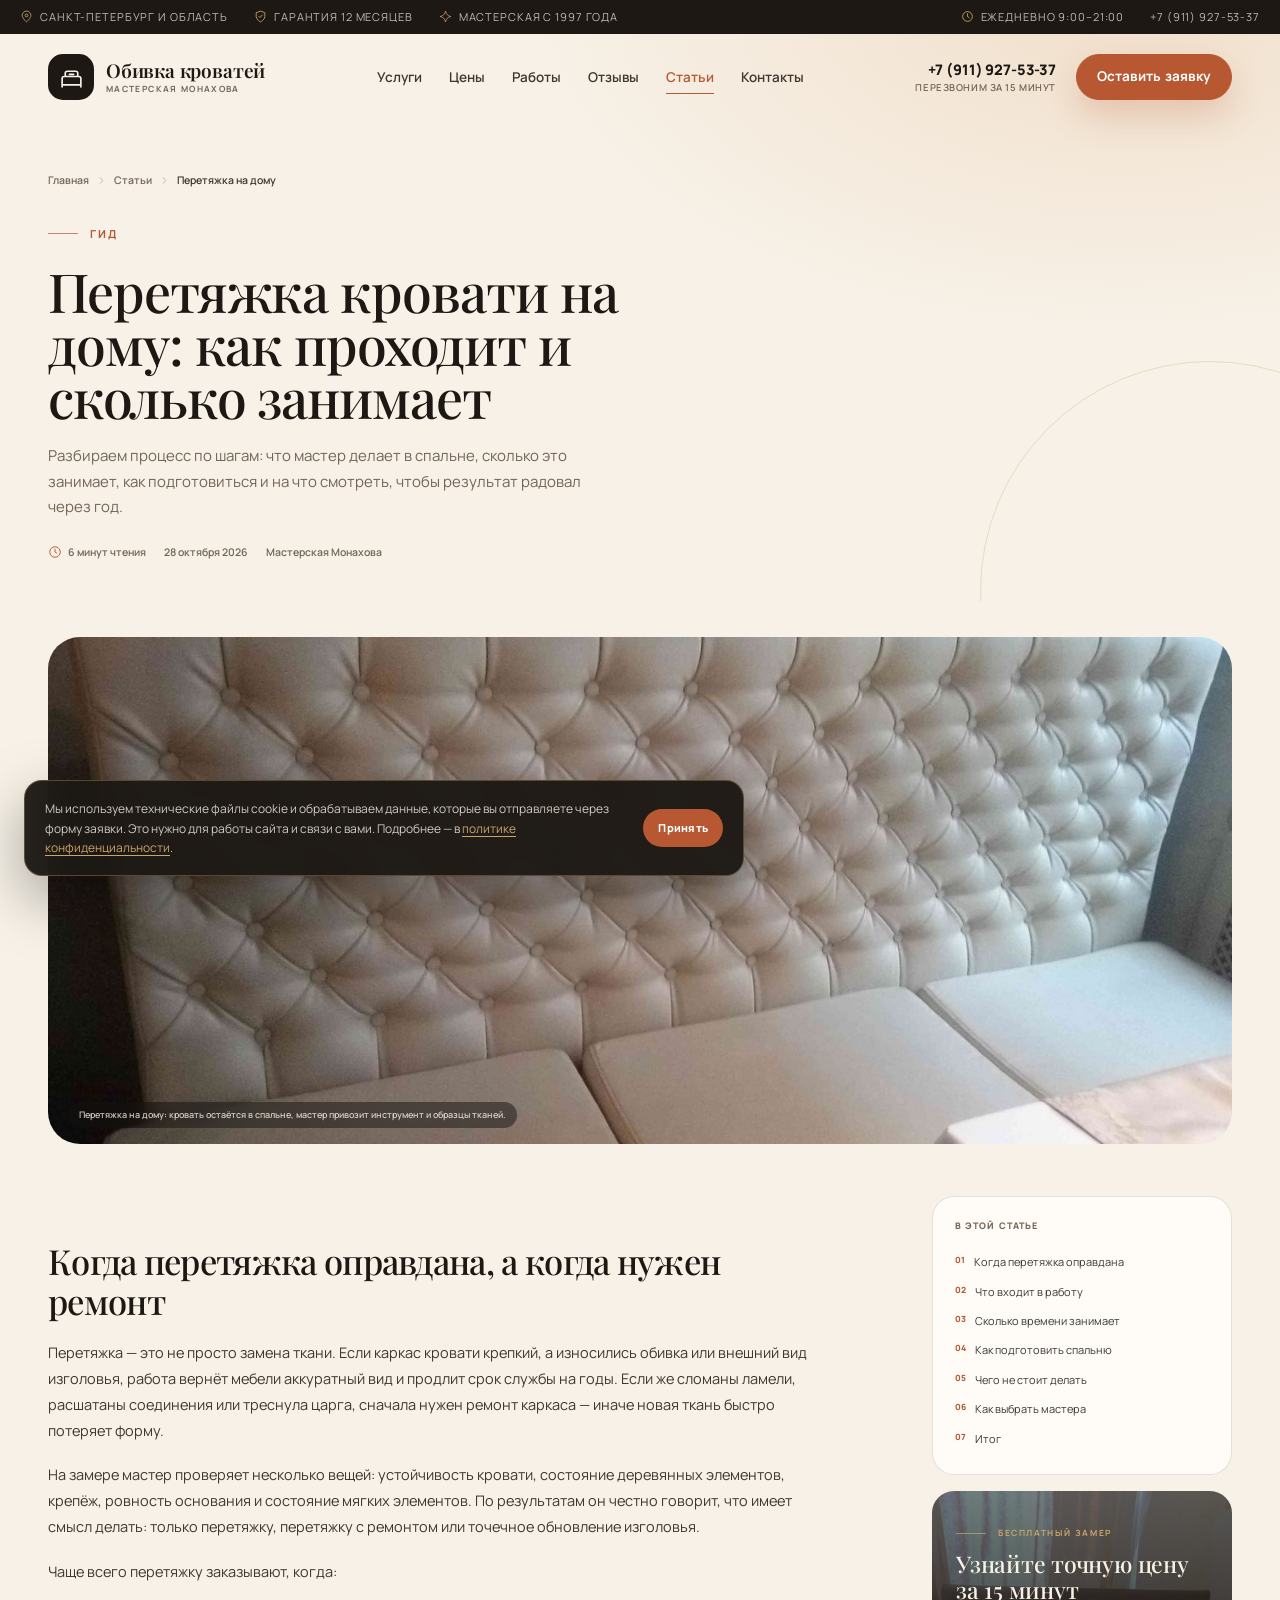
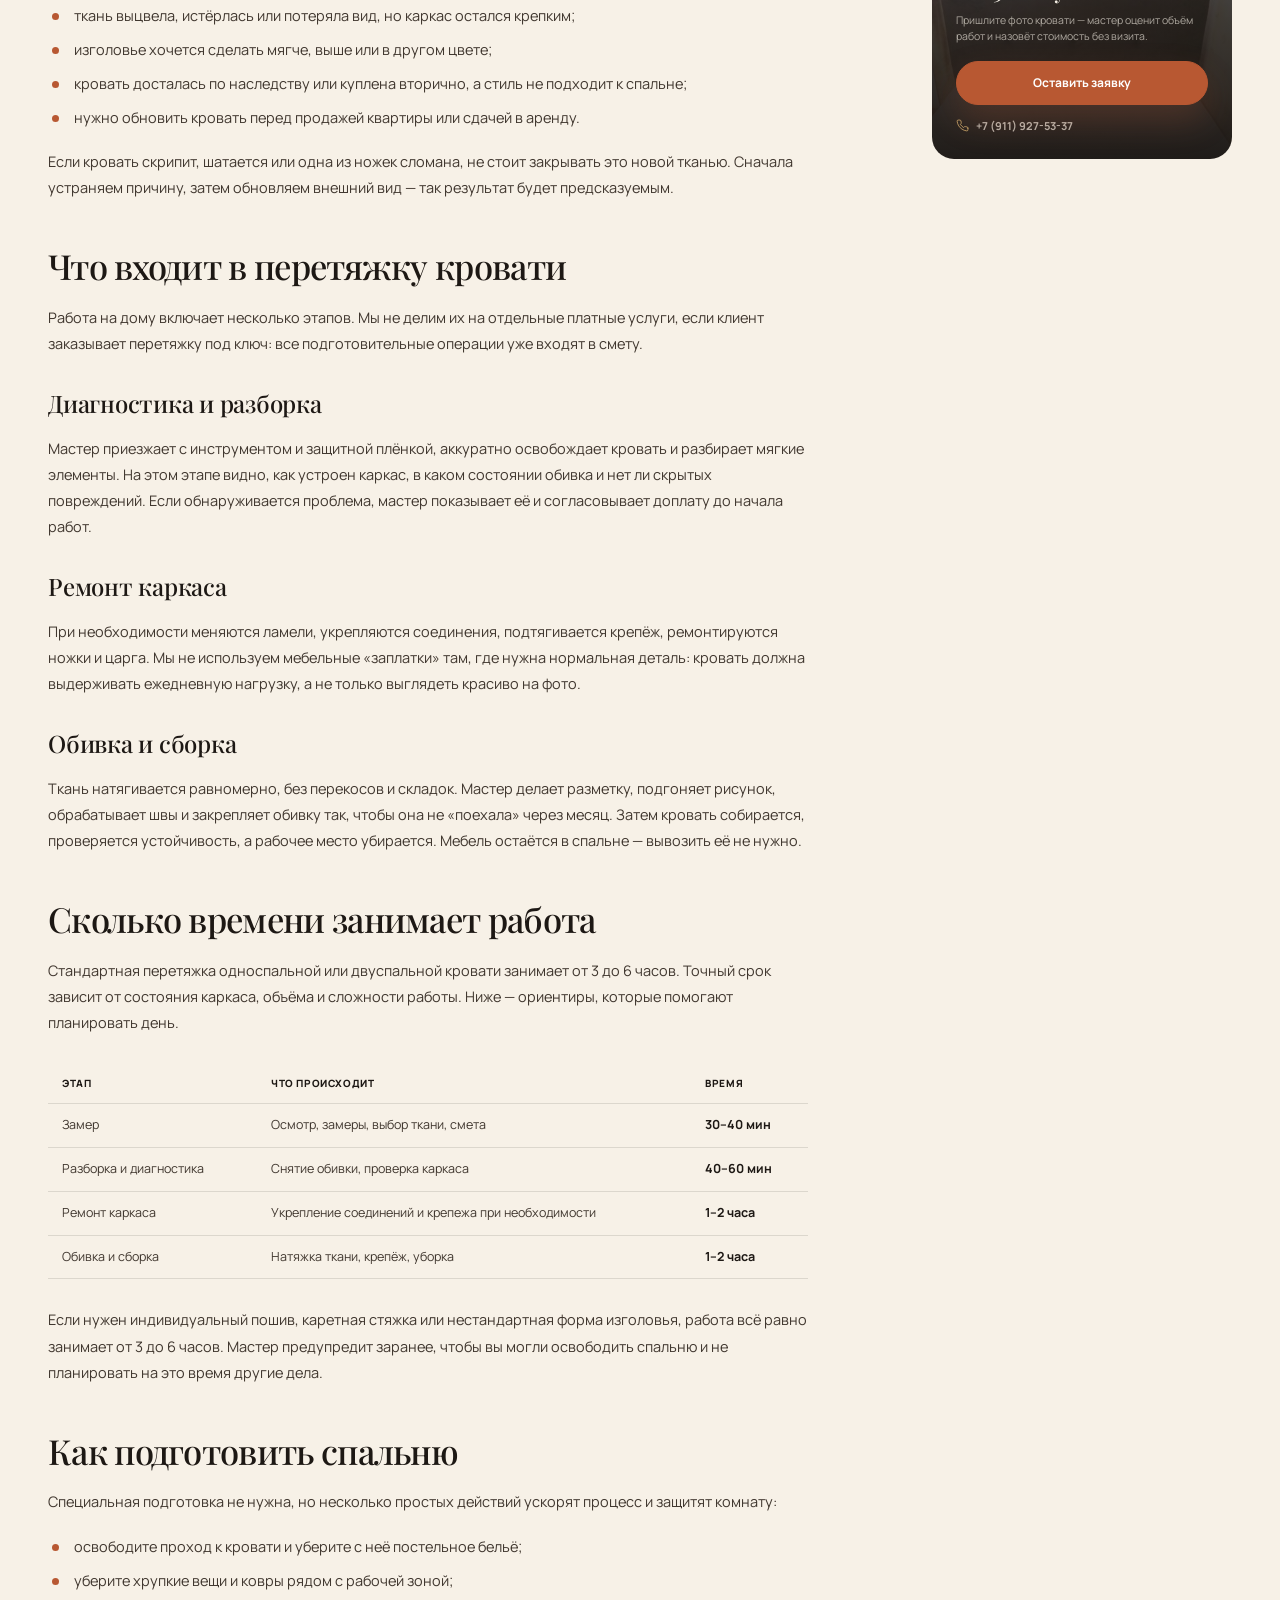
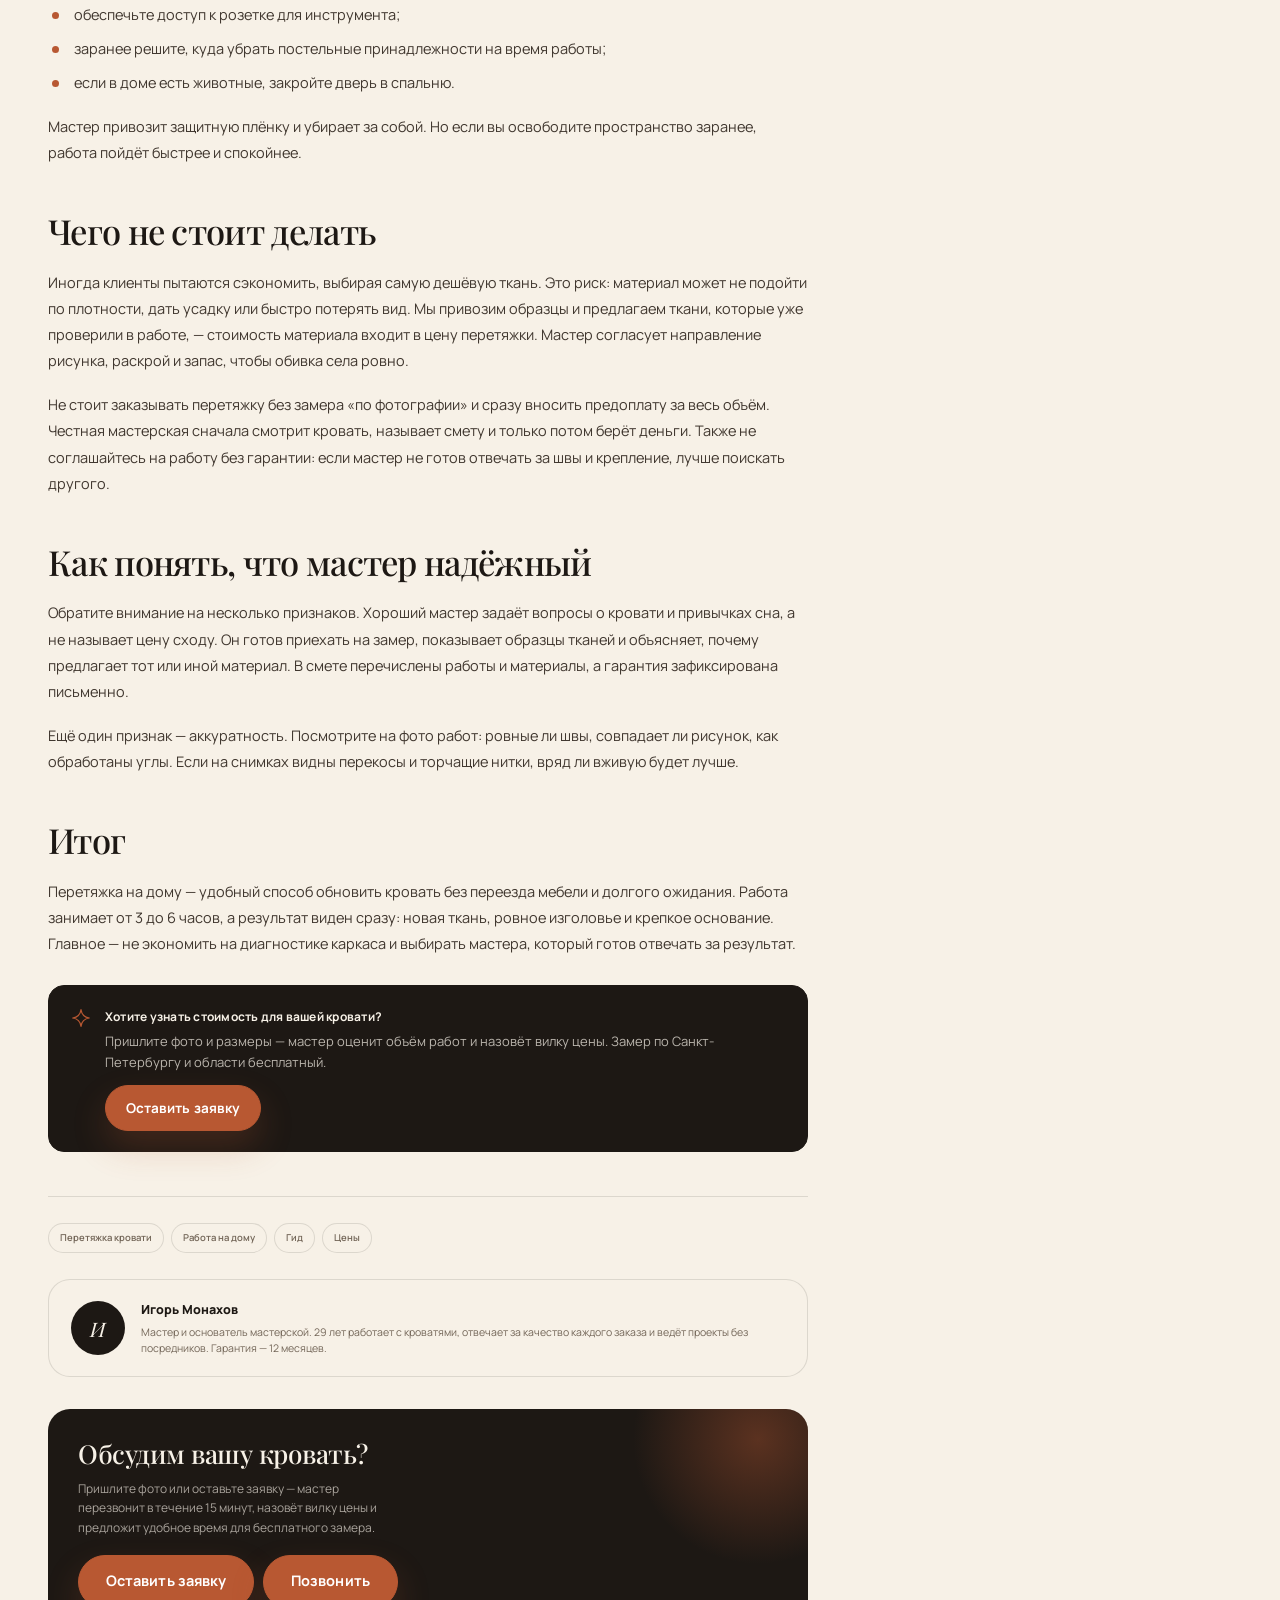
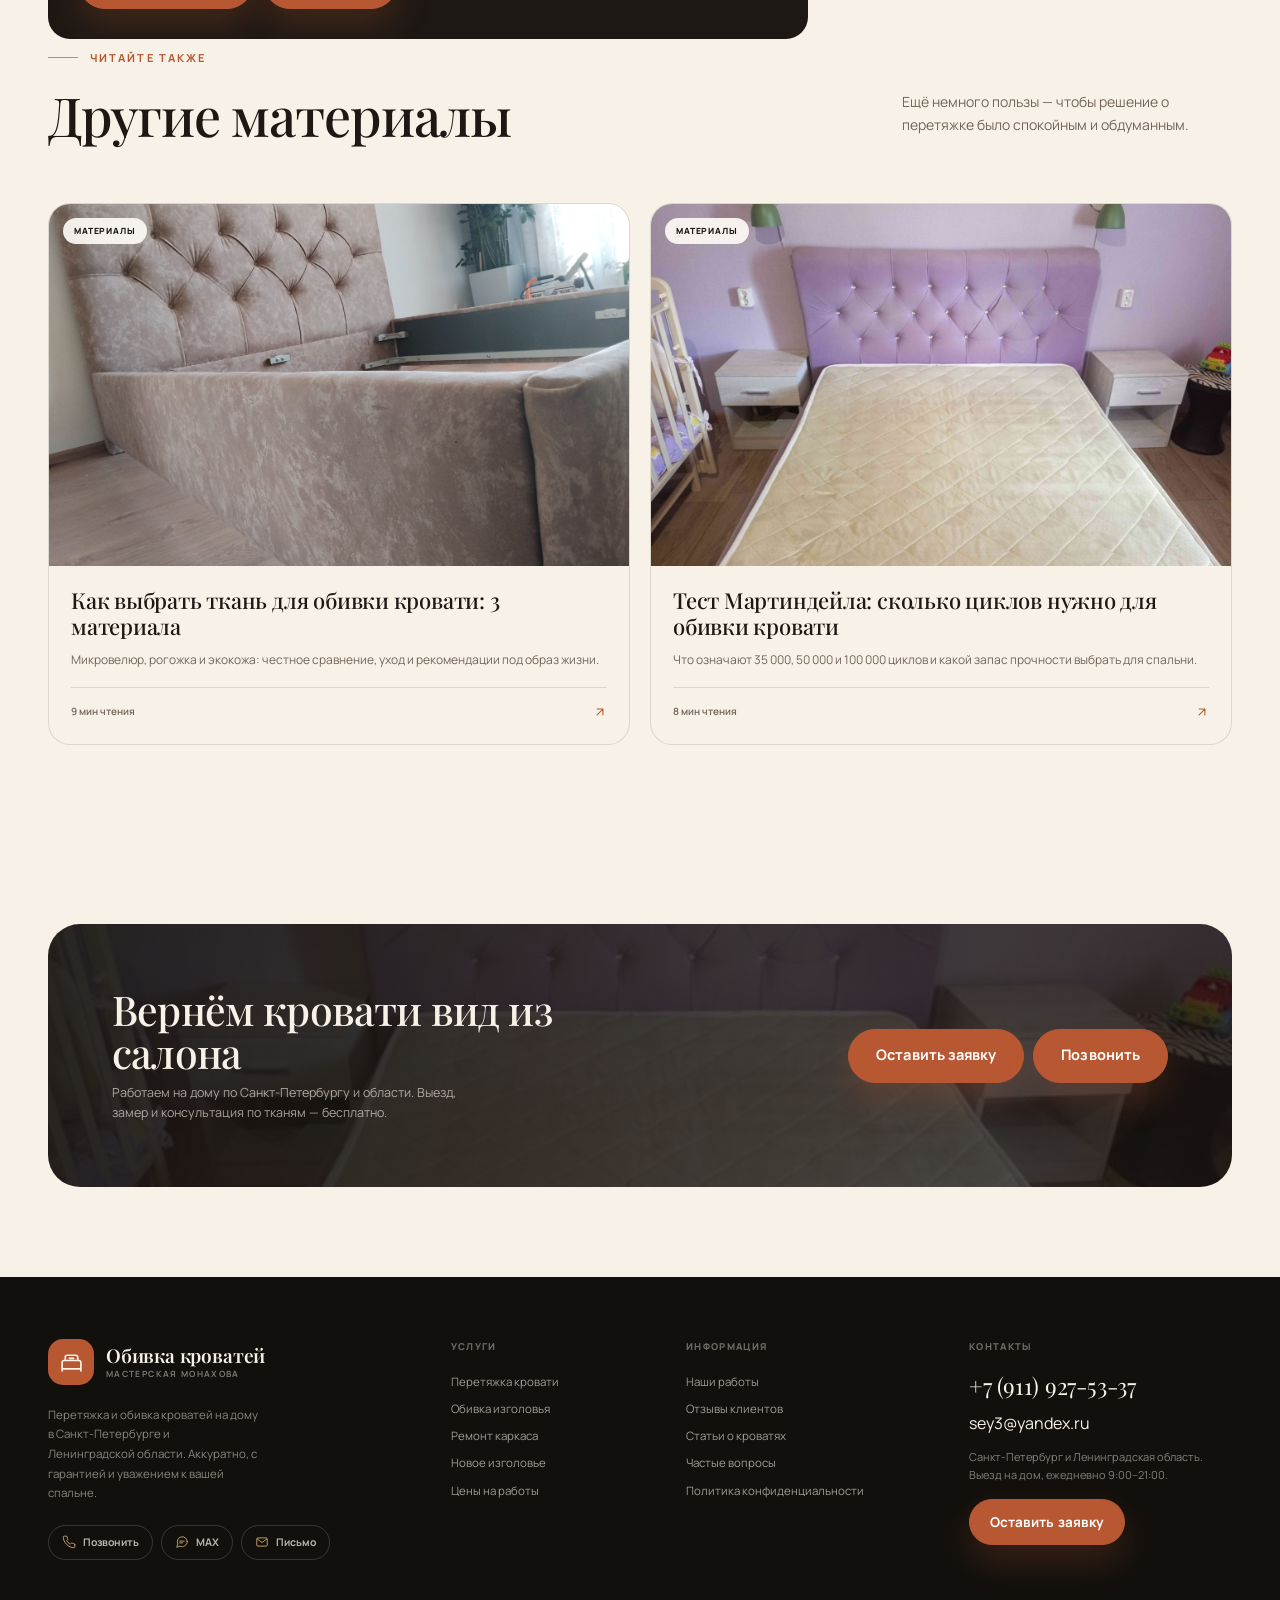
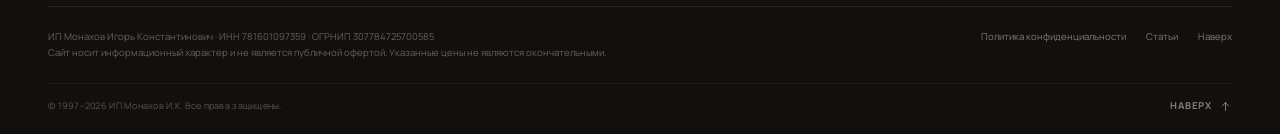
<file: articles/peretyazhka-krovati-na-domu.html>
<!DOCTYPE html>
<html lang="ru">
<head>
  <meta charset="utf-8">
  <meta name="viewport" content="width=device-width, initial-scale=1">
  <title>Перетяжка кровати на дому: как проходит и сколько занимает | Обивка кроватей</title>
  <meta name="description" content="Пошаговый гид по перетяжке кровати на дому: что входит в работу, сколько времени занимает, как подготовить спальню и выбрать мастера. С 1997 года.">
  <meta name="robots" content="index, follow, max-image-preview:large">
  <meta name="theme-color" content="#f7f1e7">
  <link rel="canonical" href="https://system785.github.io/obivka-krovatei/articles/peretyazhka-krovati-na-domu.html">

  <meta property="og:type" content="article">
  <meta property="og:locale" content="ru_RU">
  <meta property="og:site_name" content="Обивка кроватей — мастерская Монахова">
  <meta property="og:title" content="Перетяжка кровати на дому: как проходит и сколько занимает">
  <meta property="og:description" content="Пошаговый гид по перетяжке кровати на дому: что входит в работу, сколько времени занимает, как подготовить спальню и выбрать мастера. Советы мастерской с 1997 года.">
  <meta property="og:url" content="https://system785.github.io/obivka-krovatei/articles/peretyazhka-krovati-na-domu.html">
  <meta property="og:image" content="https://system785.github.io/obivka-krovatei/assets/img/og-image.jpg">
  <meta property="og:image:width" content="1200">
  <meta property="og:image:height" content="630">
  <meta property="article:published_time" content="2026-10-28">
  <meta property="article:modified_time" content="2026-11-11">
  <meta property="article:section" content="Гид">
  <meta name="twitter:card" content="summary_large_image">
  <meta name="twitter:title" content="Перетяжка кровати на дому: как проходит и сколько занимает">
  <meta name="twitter:description" content="Пошаговый гид по перетяжке кровати на дому: что входит в работу, сколько времени занимает, как подготовить спальню и выбрать мастера. Советы мастерской с 1997 года.">
  <meta name="twitter:image" content="https://system785.github.io/obivka-krovatei/assets/img/og-image.jpg">

  <link rel="icon" href="../assets/img/favicon.svg" type="image/svg+xml">
  <link rel="apple-touch-icon" href="../assets/img/apple-touch-icon.png">
  <link rel="preconnect" href="https://fonts.googleapis.com">
  <link rel="preconnect" href="https://fonts.gstatic.com" crossorigin>
  <link href="https://fonts.googleapis.com/css2?family=Manrope:wght@400;500;600;700;800&family=Playfair+Display:ital,wght@0,500;0,600;1,500&display=swap" rel="stylesheet">
  <link rel="stylesheet" href="../assets/css/style.css">
  <link rel="stylesheet" href="../assets/css/pages.css">
  <script>document.documentElement.classList.add('js');</script>

  <script type="application/ld+json">
  {
    "@context": "https://schema.org",
    "@type": "Article",
    "headline": "Перетяжка кровати на дому: как проходит и сколько занимает",
    "description": "Пошаговый гид по перетяжке кровати на дому: что входит в работу, сколько времени занимает, как подготовить спальню и выбрать мастера. Советы мастерской с 1997 года.",
    "image": "https://system785.github.io/obivka-krovatei/assets/img/og-image.jpg",
    "datePublished": "2026-10-28",
    "dateModified": "2026-11-11",
    "author": {
      "@type": "Organization",
      "name": "Обивка кроватей — мастерская Монахова",
      "url": "https://system785.github.io/obivka-krovatei/"
    },
    "publisher": {
      "@type": "Organization",
      "name": "Обивка кроватей — мастерская Монахова",
      "logo": {
        "@type": "ImageObject",
        "url": "https://system785.github.io/obivka-krovatei/assets/img/favicon.svg"
      }
    },
    "mainEntityOfPage": "https://system785.github.io/obivka-krovatei/articles/peretyazhka-krovati-na-domu.html"
  }
  </script>
</head>
<body id="top">

<a class="skip-link" href="#main">Перейти к содержанию</a>
<div class="scroll-progress" aria-hidden="true"><span id="scrollProgress"></span></div>

<svg width="0" height="0" aria-hidden="true" focusable="false" style="position:absolute">
  <defs>
    <symbol id="i-bed" viewBox="0 0 24 24"><path d="M3 19v-6a2 2 0 0 1 2-2h14a2 2 0 0 1 2 2v6M3 19h18M3 19v2M21 19v2M6 11V8a2 2 0 0 1 2-2h8a2 2 0 0 1 2 2v3M10 9h4" fill="none" stroke="currentColor" stroke-width="1.6" stroke-linecap="round" stroke-linejoin="round"/></symbol>
    <symbol id="i-phone" viewBox="0 0 24 24"><path d="M22 16.92v3a2 2 0 0 1-2.18 2 19.8 19.8 0 0 1-8.63-3.07 19.5 19.5 0 0 1-6-6A19.8 19.8 0 0 1 2.12 4.18 2 2 0 0 1 4.11 2h3a2 2 0 0 1 2 1.72c.12.9.33 1.78.62 2.63a2 2 0 0 1-.45 2.11L8 9.73a16 16 0 0 0 6 6l1.27-1.27a2 2 0 0 1 2.11-.45c.85.29 1.73.5 2.63.62A2 2 0 0 1 22 16.92Z" fill="none" stroke="currentColor" stroke-width="1.6" stroke-linecap="round" stroke-linejoin="round"/></symbol>
    <symbol id="i-mail" viewBox="0 0 24 24"><rect x="3" y="5" width="18" height="14" rx="2" fill="none" stroke="currentColor" stroke-width="1.6"/><path d="m4 7 8 6 8-6" fill="none" stroke="currentColor" stroke-width="1.6" stroke-linecap="round" stroke-linejoin="round"/></symbol>
    <symbol id="i-max" viewBox="0 0 24 24"><path d="M21 11.5a8.5 8.5 0 0 1-12.3 7.6L3 21l1.9-5.7A8.5 8.5 0 1 1 21 11.5Z" fill="none" stroke="currentColor" stroke-width="1.6" stroke-linecap="round" stroke-linejoin="round"/><path d="M8 10.5h8M8 13.5h5" fill="none" stroke="currentColor" stroke-width="1.6" stroke-linecap="round"/></symbol>
    <symbol id="i-arrow-up-right" viewBox="0 0 24 24"><path d="M7 17 17 7M7 7h10v10" fill="none" stroke="currentColor" stroke-width="1.8" stroke-linecap="round" stroke-linejoin="round"/></symbol>
    <symbol id="i-arrow-right" viewBox="0 0 24 24"><path d="M4 12h16M14 6l6 6-6 6" fill="none" stroke="currentColor" stroke-width="1.8" stroke-linecap="round" stroke-linejoin="round"/></symbol>
    <symbol id="i-arrow-up" viewBox="0 0 24 24"><path d="M12 19V5M6 11l6-6 6 6" fill="none" stroke="currentColor" stroke-width="1.8" stroke-linecap="round" stroke-linejoin="round"/></symbol>
    <symbol id="i-check" viewBox="0 0 24 24"><path d="m20 6-11 11-5-5" fill="none" stroke="currentColor" stroke-width="1.8" stroke-linecap="round" stroke-linejoin="round"/></symbol>
    <symbol id="i-sparkle" viewBox="0 0 24 24"><path d="M12 2c.7 5.3 4.7 9.3 10 10-5.3.7-9.3 4.7-10 10-.7-5.3-4.7-9.3-10-10 5.3-.7 9.3-4.7 10-10Z" fill="none" stroke="currentColor" stroke-width="1.4" stroke-linejoin="round"/></symbol>
    <symbol id="i-close" viewBox="0 0 24 24"><path d="m6 6 12 12M18 6 6 18" fill="none" stroke="currentColor" stroke-width="1.8" stroke-linecap="round"/></symbol>
    <symbol id="i-chevron-right" viewBox="0 0 24 24"><path d="m9 6 6 6-6 6" fill="none" stroke="currentColor" stroke-width="1.8" stroke-linecap="round" stroke-linejoin="round"/></symbol>
    <symbol id="i-clock" viewBox="0 0 24 24"><circle cx="12" cy="12" r="9" fill="none" stroke="currentColor" stroke-width="1.6"/><path d="M12 7v5l3 2" fill="none" stroke="currentColor" stroke-width="1.6" stroke-linecap="round" stroke-linejoin="round"/></symbol>
    <symbol id="i-copy" viewBox="0 0 24 24"><rect x="8" y="8" width="12" height="12" rx="2" fill="none" stroke="currentColor" stroke-width="1.6"/><path d="M16 8V6a2 2 0 0 0-2-2H6a2 2 0 0 0-2 2v8a2 2 0 0 0 2 2h2" fill="none" stroke="currentColor" stroke-width="1.6"/></symbol>
    <symbol id="i-shield" viewBox="0 0 24 24"><path d="M12 22s8-4 8-10V5l-8-3-8 3v7c0 6 8 10 8 10Z" fill="none" stroke="currentColor" stroke-width="1.6" stroke-linejoin="round"/><path d="m8.5 11.5 2.5 2.5 4.5-5" fill="none" stroke="currentColor" stroke-width="1.6" stroke-linecap="round" stroke-linejoin="round"/></symbol>
    <symbol id="i-pin" viewBox="0 0 24 24"><path d="M20 10c0 5-8 12-8 12S4 15 4 10a8 8 0 1 1 16 0Z" fill="none" stroke="currentColor" stroke-width="1.6" stroke-linejoin="round"/><circle cx="12" cy="10" r="2.6" fill="none" stroke="currentColor" stroke-width="1.6"/></symbol>
    <symbol id="i-quote" viewBox="0 0 24 24"><path d="M10 7H6a2 2 0 0 0-2 2v4a2 2 0 0 0 2 2h3v2a2 2 0 0 1-2 2M20 7h-4a2 2 0 0 0-2 2v4a2 2 0 0 0 2 2h3v2a2 2 0 0 1-2 2" fill="none" stroke="currentColor" stroke-width="1.6" stroke-linecap="round" stroke-linejoin="round"/></symbol>
  </defs>
</svg>

<header class="site-header" id="header">
  <div class="topbar">
    <div class="container topbar__inner">
      <div class="topbar__list">
        <span class="topbar__item"><svg class="icon" aria-hidden="true"><use href="#i-pin"></use></svg>Санкт-Петербург и область</span>
        <span class="topbar__item"><svg class="icon" aria-hidden="true"><use href="#i-shield"></use></svg>Гарантия 12 месяцев</span>
        <span class="topbar__item"><svg class="icon" aria-hidden="true"><use href="#i-sparkle"></use></svg>Мастерская с 1997 года</span>
      </div>
      <div class="topbar__list">
        <span class="topbar__item"><svg class="icon" aria-hidden="true"><use href="#i-clock"></use></svg>Ежедневно 9:00–21:00</span>
        <a class="topbar__item" href="tel:+79119275337">+7 (911) 927-53-37</a>
      </div>
    </div>
  </div>
  <div class="container header__inner">
    <a class="logo" href="../index.html" aria-label="Обивка кроватей — на главную">
      <span class="logo__mark"><svg class="icon" aria-hidden="true"><use href="#i-bed"></use></svg></span>
      <span class="logo__text"><span class="logo__title">Обивка кроватей</span><span class="logo__sub">мастерская Монахова</span></span>
    </a>
    <nav class="nav" aria-label="Основная навигация">
      <a class="nav__link" href="../index.html#services">Услуги</a>
      <a class="nav__link" href="../index.html#prices">Цены</a>
      <a class="nav__link" href="../index.html#works">Работы</a>
      <a class="nav__link" href="../index.html#reviews">Отзывы</a>
      <a class="nav__link is-active" href="../articles.html" aria-current="page">Статьи</a>
      <a class="nav__link" href="../index.html#contacts">Контакты</a>
    </nav>
    <div class="header__actions">
      <div class="header__phone"><a href="tel:+79119275337">+7 (911) 927-53-37</a><span>перезвоним за 15 минут</span></div>
      <button class="btn btn--primary btn--sm" type="button" data-open-lead data-service="Перетяжка кровати">Оставить заявку</button>
      <button class="burger" id="burger" type="button" aria-label="Открыть меню" aria-expanded="false" aria-controls="mobileMenu"><span></span><span></span></button>
    </div>
  </div>
</header>

<div class="mobile-menu" id="mobileMenu" aria-hidden="true">
  <div class="mobile-menu__head">
    <a class="logo" href="../index.html" aria-label="Обивка кроватей — на главную">
      <span class="logo__mark"><svg class="icon" aria-hidden="true"><use href="#i-bed"></use></svg></span>
      <span class="logo__text"><span class="logo__title">Обивка кроватей</span><span class="logo__sub">мастерская Монахова</span></span>
    </a>
    <button class="mobile-menu__close" id="menuClose" type="button" aria-label="Закрыть меню"><svg class="icon" aria-hidden="true"><use href="#i-close"></use></svg></button>
  </div>
  <nav class="mobile-nav" aria-label="Мобильная навигация">
    <a class="mobile-nav__link" href="../index.html#services"><span>01</span>Услуги</a>
    <a class="mobile-nav__link" href="../index.html#prices"><span>02</span>Цены</a>
    <a class="mobile-nav__link" href="../index.html#works"><span>03</span>Работы</a>
    <a class="mobile-nav__link" href="../index.html#reviews"><span>04</span>Отзывы</a>
    <a class="mobile-nav__link" href="../articles.html"><span>05</span>Статьи</a>
    <a class="mobile-nav__link" href="../index.html#contacts"><span>06</span>Контакты</a>
  </nav>
  <div class="mobile-menu__contacts">
    <a class="mobile-menu__phone" href="tel:+79119275337">+7 (911) 927-53-37</a>
    <p class="mobile-menu__note">Санкт-Петербург и область · ежедневно 9:00–21:00</p>
    <div class="mobile-menu__actions">
      <button class="btn btn--primary" type="button" data-open-lead data-service="Перетяжка кровати">Оставить заявку</button>
      <button class="btn btn--outline" type="button" data-open-max>Написать в MAX</button>
    </div>
    <a class="btn btn--ghost" href="mailto:sey3@yandex.ru?subject=Заявка%20на%20перетяжку%20кровати">Написать письмо</a>
  </div>
</div>

<main id="main">
  <article>
    <header class="page-hero article-hero">
      <div class="container">
        <nav class="breadcrumbs" aria-label="Хлебные крошки">
          <a href="../index.html">Главная</a>
          <svg class="icon" aria-hidden="true"><use href="#i-chevron-right"></use></svg>
          <a href="../articles.html">Статьи</a>
          <svg class="icon" aria-hidden="true"><use href="#i-chevron-right"></use></svg>
          <span aria-current="page">Перетяжка на дому</span>
        </nav>
        <div class="eyebrow">Гид</div>
        <h1>Перетяжка кровати на дому: как проходит и сколько занимает</h1>
        <p class="page-hero__lead">Разбираем процесс по шагам: что мастер делает в спальне, сколько это занимает, как подготовиться и на что смотреть, чтобы результат радовал через год.</p>
        <div class="page-hero__meta">
          <span><svg class="icon" aria-hidden="true"><use href="#i-clock"></use></svg>6 минут чтения</span>
          <span>28 октября 2026</span>
          <span>Мастерская Монахова</span>
        </div>
      </div>
    </header>

    <div class="container">
      <figure class="article-cover">
        <img src="../assets/img/work-classic.jpg" width="1400" height="1050" alt="Классическая кровать после перетяжки на дому" fetchpriority="high">
        <figcaption>Перетяжка на дому: кровать остаётся в спальне, мастер привозит инструмент и образцы тканей.</figcaption>
      </figure>

      <div class="article-layout">
        <div class="article-body">
          <div class="prose">
            <h2 id="kogda">Когда перетяжка оправдана, а когда нужен ремонт</h2>
<p>Перетяжка — это не просто замена ткани. Если каркас кровати крепкий, а износились обивка или внешний вид изголовья, работа вернёт мебели аккуратный вид и продлит срок службы на годы. Если же сломаны ламели, расшатаны соединения или треснула царга, сначала нужен ремонт каркаса — иначе новая ткань быстро потеряет форму.</p>
<p>На замере мастер проверяет несколько вещей: устойчивость кровати, состояние деревянных элементов, крепёж, ровность основания и состояние мягких элементов. По результатам он честно говорит, что имеет смысл делать: только перетяжку, перетяжку с ремонтом или точечное обновление изголовья.</p>
<p>Чаще всего перетяжку заказывают, когда:</p>
<ul>
  <li>ткань выцвела, истёрлась или потеряла вид, но каркас остался крепким;</li>
  <li>изголовье хочется сделать мягче, выше или в другом цвете;</li>
  <li>кровать досталась по наследству или куплена вторично, а стиль не подходит к спальне;</li>
  <li>нужно обновить кровать перед продажей квартиры или сдачей в аренду.</li>
</ul>
<p>Если кровать скрипит, шатается или одна из ножек сломана, не стоит закрывать это новой тканью. Сначала устраняем причину, затем обновляем внешний вид — так результат будет предсказуемым.</p>

<h2 id="chto-vhodit">Что входит в перетяжку кровати</h2>
<p>Работа на дому включает несколько этапов. Мы не делим их на отдельные платные услуги, если клиент заказывает перетяжку под ключ: все подготовительные операции уже входят в смету.</p>

<h3>Диагностика и разборка</h3>
<p>Мастер приезжает с инструментом и защитной плёнкой, аккуратно освобождает кровать и разбирает мягкие элементы. На этом этапе видно, как устроен каркас, в каком состоянии обивка и нет ли скрытых повреждений. Если обнаруживается проблема, мастер показывает её и согласовывает доплату до начала работ.</p>

<h3>Ремонт каркаса</h3>
<p>При необходимости меняются ламели, укрепляются соединения, подтягивается крепёж, ремонтируются ножки и царга. Мы не используем мебельные «заплатки» там, где нужна нормальная деталь: кровать должна выдерживать ежедневную нагрузку, а не только выглядеть красиво на фото.</p>

<h3>Обивка и сборка</h3>
<p>Ткань натягивается равномерно, без перекосов и складок. Мастер делает разметку, подгоняет рисунок, обрабатывает швы и закрепляет обивку так, чтобы она не «поехала» через месяц. Затем кровать собирается, проверяется устойчивость, а рабочее место убирается. Мебель остаётся в спальне — вывозить её не нужно.</p>

<h2 id="skolko-vremeni">Сколько времени занимает работа</h2>
<p>Стандартная перетяжка односпальной или двуспальной кровати занимает от 3 до 6 часов. Точный срок зависит от состояния каркаса, объёма и сложности работы. Ниже — ориентиры, которые помогают планировать день.</p>
<table>
  <thead>
    <tr><th>Этап</th><th>Что происходит</th><th>Время</th></tr>
  </thead>
  <tbody>
    <tr><td>Замер</td><td>Осмотр, замеры, выбор ткани, смета</td><td>30–40 мин</td></tr>
    <tr><td>Разборка и диагностика</td><td>Снятие обивки, проверка каркаса</td><td>40–60 мин</td></tr>
    <tr><td>Ремонт каркаса</td><td>Укрепление соединений и крепежа при необходимости</td><td>1–2 часа</td></tr>
    <tr><td>Обивка и сборка</td><td>Натяжка ткани, крепёж, уборка</td><td>1–2 часа</td></tr>
  </tbody>
</table>
<p>Если нужен индивидуальный пошив, каретная стяжка или нестандартная форма изголовья, работа всё равно занимает от 3 до 6 часов. Мастер предупредит заранее, чтобы вы могли освободить спальню и не планировать на это время другие дела.</p>

<h2 id="podgotovka">Как подготовить спальню</h2>
<p>Специальная подготовка не нужна, но несколько простых действий ускорят процесс и защитят комнату:</p>
<ul>
  <li>освободите проход к кровати и уберите с неё постельное бельё;</li>
  <li>уберите хрупкие вещи и ковры рядом с рабочей зоной;</li>
  <li>обеспечьте доступ к розетке для инструмента;</li>
  <li>заранее решите, куда убрать постельные принадлежности на время работы;</li>
  <li>если в доме есть животные, закройте дверь в спальню.</li>
</ul>
<p>Мастер привозит защитную плёнку и убирает за собой. Но если вы освободите пространство заранее, работа пойдёт быстрее и спокойнее.</p>

<h2 id="chego-ne-delat">Чего не стоит делать</h2>
<p>Иногда клиенты пытаются сэкономить, выбирая самую дешёвую ткань. Это риск: материал может не подойти по плотности, дать усадку или быстро потерять вид. Мы привозим образцы и предлагаем ткани, которые уже проверили в работе, — стоимость материала входит в цену перетяжки. Мастер согласует направление рисунка, раскрой и запас, чтобы обивка села ровно.</p>
<p>Не стоит заказывать перетяжку без замера «по фотографии» и сразу вносить предоплату за весь объём. Честная мастерская сначала смотрит кровать, называет смету и только потом берёт деньги. Также не соглашайтесь на работу без гарантии: если мастер не готов отвечать за швы и крепление, лучше поискать другого.</p>

<h2 id="kak-vybrat">Как понять, что мастер надёжный</h2>
<p>Обратите внимание на несколько признаков. Хороший мастер задаёт вопросы о кровати и привычках сна, а не называет цену сходу. Он готов приехать на замер, показывает образцы тканей и объясняет, почему предлагает тот или иной материал. В смете перечислены работы и материалы, а гарантия зафиксирована письменно.</p>
<p>Ещё один признак — аккуратность. Посмотрите на фото работ: ровные ли швы, совпадает ли рисунок, как обработаны углы. Если на снимках видны перекосы и торчащие нитки, вряд ли вживую будет лучше.</p>

<h2 id="itog">Итог</h2>
<p>Перетяжка на дому — удобный способ обновить кровать без переезда мебели и долгого ожидания. Работа занимает от 3 до 6 часов, а результат виден сразу: новая ткань, ровное изголовье и крепкое основание. Главное — не экономить на диагностике каркаса и выбирать мастера, который готов отвечать за результат.</p>
<div class="callout callout--dark">
  <svg class="icon" aria-hidden="true"><use href="#i-sparkle"></use></svg>
  <div>
    <strong>Хотите узнать стоимость для вашей кровати?</strong>
    <p>Пришлите фото и размеры — мастер оценит объём работ и назовёт вилку цены. Замер по Санкт-Петербургу и области бесплатный.</p>
    <button class="btn btn--primary btn--sm" type="button" data-open-lead data-service="Расчёт стоимости">Оставить заявку</button>
  </div>
</div>

          </div>

          <footer class="article-foot">
            <div class="article-tags">
              <span>Перетяжка кровати</span>
<span>Работа на дому</span>
<span>Гид</span>
<a href="../index.html#prices">Цены</a>

            </div>
            <div class="author">
              <span class="author__avatar">И</span>
              <div>
                <strong>Игорь Монахов</strong>
                <p>Мастер и основатель мастерской. 29 лет работает с кроватями, отвечает за качество каждого заказа и ведёт проекты без посредников. Гарантия — 12 месяцев.</p>
              </div>
            </div>
            <div class="article-cta">
              <h3>Обсудим вашу кровать?</h3>
              <p>Пришлите фото или оставьте заявку — мастер перезвонит в течение 15 минут, назовёт вилку цены и предложит удобное время для бесплатного замера.</p>
              <div class="article-cta__actions">
                <button class="btn btn--primary" type="button" data-open-lead data-service="Перетяжка кровати">Оставить заявку</button>
                <a class="btn btn--outline" href="tel:+79119275337">Позвонить</a>
              </div>
            </div>
          </footer>
        </div>

        <aside class="article-aside" aria-label="Содержание и заявка">
          <nav class="toc" aria-label="Содержание статьи">
            <div class="toc__title">В этой статье</div>
            <ol>
              <li><a href="#kogda">Когда перетяжка оправдана</a></li>
<li><a href="#chto-vhodit">Что входит в работу</a></li>
<li><a href="#skolko-vremeni">Сколько времени занимает</a></li>
<li><a href="#podgotovka">Как подготовить спальню</a></li>
<li><a href="#chego-ne-delat">Чего не стоит делать</a></li>
<li><a href="#kak-vybrat">Как выбрать мастера</a></li>
<li><a href="#itog">Итог</a></li>

            </ol>
          </nav>
          <div class="aside-cta">
            <div class="eyebrow eyebrow--light">Бесплатный замер</div>
            <h3>Узнайте точную цену за 15 минут</h3>
            <p>Пришлите фото кровати — мастер оценит объём работ и назовёт стоимость без визита.</p>
            <button class="btn btn--light btn--wide" type="button" data-open-lead data-service="Расчёт стоимости">Оставить заявку</button>
            <a class="aside-cta__phone" href="tel:+79119275337"><svg class="icon" aria-hidden="true"><use href="#i-phone"></use></svg>+7 (911) 927-53-37</a>
          </div>
        </aside>
      </div>
    </div>
  </article>

  <section class="section section--tight related">
    <div class="container">
      <div class="section-head">
        <div class="section-head__copy" data-reveal>
          <div class="eyebrow">Читайте также</div>
          <h2>Другие материалы</h2>
        </div>
        <div class="section-head__aside" data-reveal style="--d:.08s">
          <p>Ещё немного пользы — чтобы решение о перетяжке было спокойным и обдуманным.</p>
        </div>
      </div>
      <div class="related__grid">
        <a class="article-card" href="kak-vybrat-tkan-dlya-obivki.html">
  <div class="article-card__media">
    <img src="../assets/img/work-update-1.jpg" width="1400" height="1050" alt="Обивка кровати и выбор ткани" loading="lazy">
    <span class="article-card__cat">Материалы</span>
  </div>
  <div class="article-card__body">
    <h3>Как выбрать ткань для обивки кровати: 3 материала</h3>
    <p>Микровелюр, рогожка и экокожа: честное сравнение, уход и рекомендации под образ жизни.</p>
    <span class="article-card__meta"><span>9 мин чтения</span><svg class="icon" aria-hidden="true"><use href="#i-arrow-up-right"></use></svg></span>
  </div>
</a>
<a class="article-card" href="test-martindejla.html">
  <div class="article-card__media">
    <img src="../assets/img/work-living.jpg" width="1400" height="1050" alt="Ткань для обивки кровати и тест Мартиндейла" loading="lazy">
    <span class="article-card__cat">Материалы</span>
  </div>
  <div class="article-card__body">
    <h3>Тест Мартиндейла: сколько циклов нужно для обивки кровати</h3>
    <p>Что означают 35 000, 50 000 и 100 000 циклов и какой запас прочности выбрать для спальни.</p>
    <span class="article-card__meta"><span>8 мин чтения</span><svg class="icon" aria-hidden="true"><use href="#i-arrow-up-right"></use></svg></span>
  </div>
</a>

      </div>
    </div>
  </section>

  <section class="section section--tight">
    <div class="container">
      <div class="cta-band" data-reveal>
        <div class="cta-band__inner">
          <div>
            <h2>Вернём кровати вид из салона</h2>
            <p>Работаем на дому по Санкт-Петербургу и области. Выезд, замер и консультация по тканям — бесплатно.</p>
          </div>
          <div class="cta-band__actions">
            <button class="btn btn--primary" type="button" data-open-lead data-service="Перетяжка кровати">Оставить заявку</button>
            <a class="btn btn--light" href="tel:+79119275337">Позвонить</a>
          </div>
        </div>
      </div>
    </div>
  </section>
</main>

<footer class="footer">
  <div class="container">
    <div class="footer__grid">
      <div class="footer__about">
        <a class="logo" href="../index.html" aria-label="Обивка кроватей — на главную">
          <span class="logo__mark"><svg class="icon" aria-hidden="true"><use href="#i-bed"></use></svg></span>
          <span class="logo__text"><span class="logo__title">Обивка кроватей</span><span class="logo__sub">мастерская Монахова</span></span>
        </a>
        <p>Перетяжка и обивка кроватей на дому в Санкт-Петербурге и Ленинградской области. Аккуратно, с гарантией и уважением к вашей спальне.</p>
        <div class="footer__socials">
          <a class="footer__social" href="tel:+79119275337"><svg class="icon" aria-hidden="true"><use href="#i-phone"></use></svg>Позвонить</a>
          <button class="footer__social" type="button" data-open-max><svg class="icon" aria-hidden="true"><use href="#i-max"></use></svg>MAX</button>
          <a class="footer__social" href="mailto:sey3@yandex.ru"><svg class="icon" aria-hidden="true"><use href="#i-mail"></use></svg>Письмо</a>
        </div>
      </div>
      <div>
        <div class="footer__title">Услуги</div>
        <div class="footer__links">
          <a href="../index.html#services">Перетяжка кровати</a>
          <a href="../index.html#services">Обивка изголовья</a>
          <a href="../index.html#services">Ремонт каркаса</a>
          <a href="../index.html#services">Новое изголовье</a>
          <a href="../index.html#prices">Цены на работы</a>
        </div>
      </div>
      <div>
        <div class="footer__title">Информация</div>
        <div class="footer__links">
          <a href="../index.html#works">Наши работы</a>
          <a href="../index.html#reviews">Отзывы клиентов</a>
          <a href="../articles.html">Статьи о кроватях</a>
          <a href="../index.html#faq">Частые вопросы</a>
          <a href="../privacy.html">Политика конфиденциальности</a>
        </div>
      </div>
      <div>
        <div class="footer__title">Контакты</div>
        <div class="footer__contacts">
          <a class="footer__phone" href="tel:+79119275337">+7 (911) 927-53-37</a>
          <a href="mailto:sey3@yandex.ru">sey3@yandex.ru</a>
          <p>Санкт-Петербург и Ленинградская область.<br>Выезд на дом, ежедневно 9:00–21:00.</p>
          <button class="btn btn--primary btn--sm" type="button" data-open-lead data-service="Перетяжка кровати">Оставить заявку</button>
        </div>
      </div>
    </div>
    <div class="footer__legal">
      <p>ИП Монахов Игорь Константинович · ИНН 781601097359 · ОГРНИП 307784725700585<br>Сайт носит информационный характер и не является публичной офертой. Указанные цены не являются окончательными.</p>
      <div class="footer__legal-links">
        <a href="../privacy.html">Политика конфиденциальности</a>
        <a href="../articles.html">Статьи</a>
        <a href="#top">Наверх</a>
      </div>
    </div>
    <div class="footer__bottom">
      <p>© 1997–<span data-year>2026</span> ИП Монахов И.К. Все права защищены.</p>
      <a class="to-top" href="#top">Наверх <svg class="icon" aria-hidden="true"><use href="#i-arrow-up"></use></svg></a>
    </div>
  </div>
</footer>

<div class="mobile-bar" id="mobileBar">
  <div class="mobile-bar__inner">
    <a class="mobile-bar__item" href="tel:+79119275337"><svg class="icon" aria-hidden="true"><use href="#i-phone"></use></svg>Позвонить</a>
    <button class="mobile-bar__item mobile-bar__item--primary" type="button" data-open-lead data-service="Перетяжка кровати"><svg class="icon" aria-hidden="true"><use href="#i-sparkle"></use></svg>Оставить заявку</button>
    <button class="mobile-bar__item" type="button" data-open-max><svg class="icon" aria-hidden="true"><use href="#i-max"></use></svg>MAX</button>
  </div>
</div>

<dialog class="modal modal--sm" id="leadModal" aria-labelledby="leadModalTitle">
  <div class="modal__card">
    <div class="modal__body" data-form-wrap>
      <button class="modal__close" type="button" data-close aria-label="Закрыть окно заявки"><svg class="icon" aria-hidden="true"><use href="#i-close"></use></svg></button>
      <h3 id="leadModalTitle">Оставьте заявку</h3>
      <p>Перезвоним в течение 15 минут и ответим на все вопросы.</p>
      <form class="modal__form" data-lead-form novalidate>
        <div class="form-grid">
          <div class="field">
            <label for="pageName">Ваше имя</label>
            <input type="text" id="pageName" name="name" placeholder="Например, Елена" autocomplete="name" required>
            <span class="field__error">Укажите имя — как к вам обращаться</span>
          </div>
          <div class="field">
            <label for="pagePhone">Телефон</label>
            <input type="tel" id="pagePhone" name="phone" placeholder="+7 (___) ___-__-__" autocomplete="tel" inputmode="tel" required>
            <span class="field__error">Введите телефон полностью</span>
          </div>
          <div class="field field--full">
            <label for="pageService">Что нужно сделать</label>
            <select id="pageService" name="service">
              <option value="Перетяжка кровати">Перетяжка кровати под ключ</option>
              <option value="Обивка изголовья">Обивка изголовья</option>
              <option value="Ремонт каркаса">Ремонт каркаса</option>
              <option value="Декор и стяжка">Декор и стяжка</option>
              <option value="Консультация">Консультация</option>
            </select>
          </div>
          <div class="field field--full">
            <label for="pageComment">Комментарий <span style="font-weight:500;color:var(--muted)">(необязательно)</span></label>
            <textarea id="pageComment" name="comment" rows="2" placeholder="Размер кровати, что хочется изменить..."></textarea>
          </div>
        </div>
        <label class="consent">
          <input type="checkbox" name="consent" required>
          <span>Согласен с <a href="../privacy.html" target="_blank">политикой конфиденциальности</a> и обработкой персональных данных</span>
        </label>
        <button class="btn btn--primary btn--wide" type="submit">Отправить заявку <svg class="icon arrow" aria-hidden="true"><use href="#i-arrow-up-right"></use></svg></button>
        <div class="form-card__foot"><svg class="icon" aria-hidden="true"><use href="#i-shield"></use></svg>Не передаём данные третьим лицам. Сайт использует cookie; подробнее — в политике.</div>
      </form>
      <div class="form-success">
        <span class="form-success__icon"><svg class="icon" aria-hidden="true"><use href="#i-check"></use></svg></span>
        <h3>Письмо готово!</h3>
        <p>Мы подготовили письмо на sey3@yandex.ru. Отправьте его — и мастер свяжется с вами в течение 15 минут. Если почтовая программа не открылась, напишите нам напрямую или позвоните.</p>
        <div class="form-success__actions">
          <a class="btn btn--primary btn--sm" href="mailto:sey3@yandex.ru" data-success-email>Открыть письмо</a>
          <a class="btn btn--outline btn--sm" href="tel:+79119275337">Позвонить</a>
        </div>
      </div>
    </div>
  </div>
</dialog>

<dialog class="modal modal--sm" id="maxModal" aria-labelledby="maxModalTitle">
  <div class="modal__card">
    <div class="modal__body max-card">
      <button class="modal__close" type="button" data-close aria-label="Закрыть окно MAX"><svg class="icon" aria-hidden="true"><use href="#i-close"></use></svg></button>
      <span class="max-card__icon"><svg class="icon" aria-hidden="true"><use href="#i-max"></use></svg></span>
      <h3 id="maxModalTitle">Написать в MAX</h3>
      <p>Откройте наш профиль в MAX — мастер ответит в течение 15 минут. Можно сразу прислать фото кровати.</p>
      <div class="max-card__phone">
        <span>+7 (911) 927-53-37</span>
        <button class="copy-btn" type="button" data-copy="+79119275337" aria-label="Скопировать номер телефона"><svg class="icon" aria-hidden="true"><use href="#i-copy"></use></svg><span class="copy-btn__text">Копировать</span></button>
      </div>
      <div class="max-card__actions">
        <a class="btn btn--primary btn--wide" href="https://max.ru/u/f9LHodD0cOI4Y1_zO4Eq9fsVfXrrHTBq4bEdSOIlmNGDxMQhLG513nMJ1so" target="_blank">Открыть MAX <svg class="icon arrow" aria-hidden="true"><use href="#i-arrow-up-right"></use></svg></a>
        <button class="btn btn--outline btn--wide" type="button" data-open-lead data-service="Перетяжка кровати">Оставить заявку на сайте</button>
      </div>
      <p class="max-card__note">Если MAX ещё не установлен — позвоните по номеру выше или оставьте заявку: мастер перезвонит сам.</p>
    </div>
  </div>
</dialog>

<script src="../assets/js/main.js"></script>
</body>
</html>
</file>
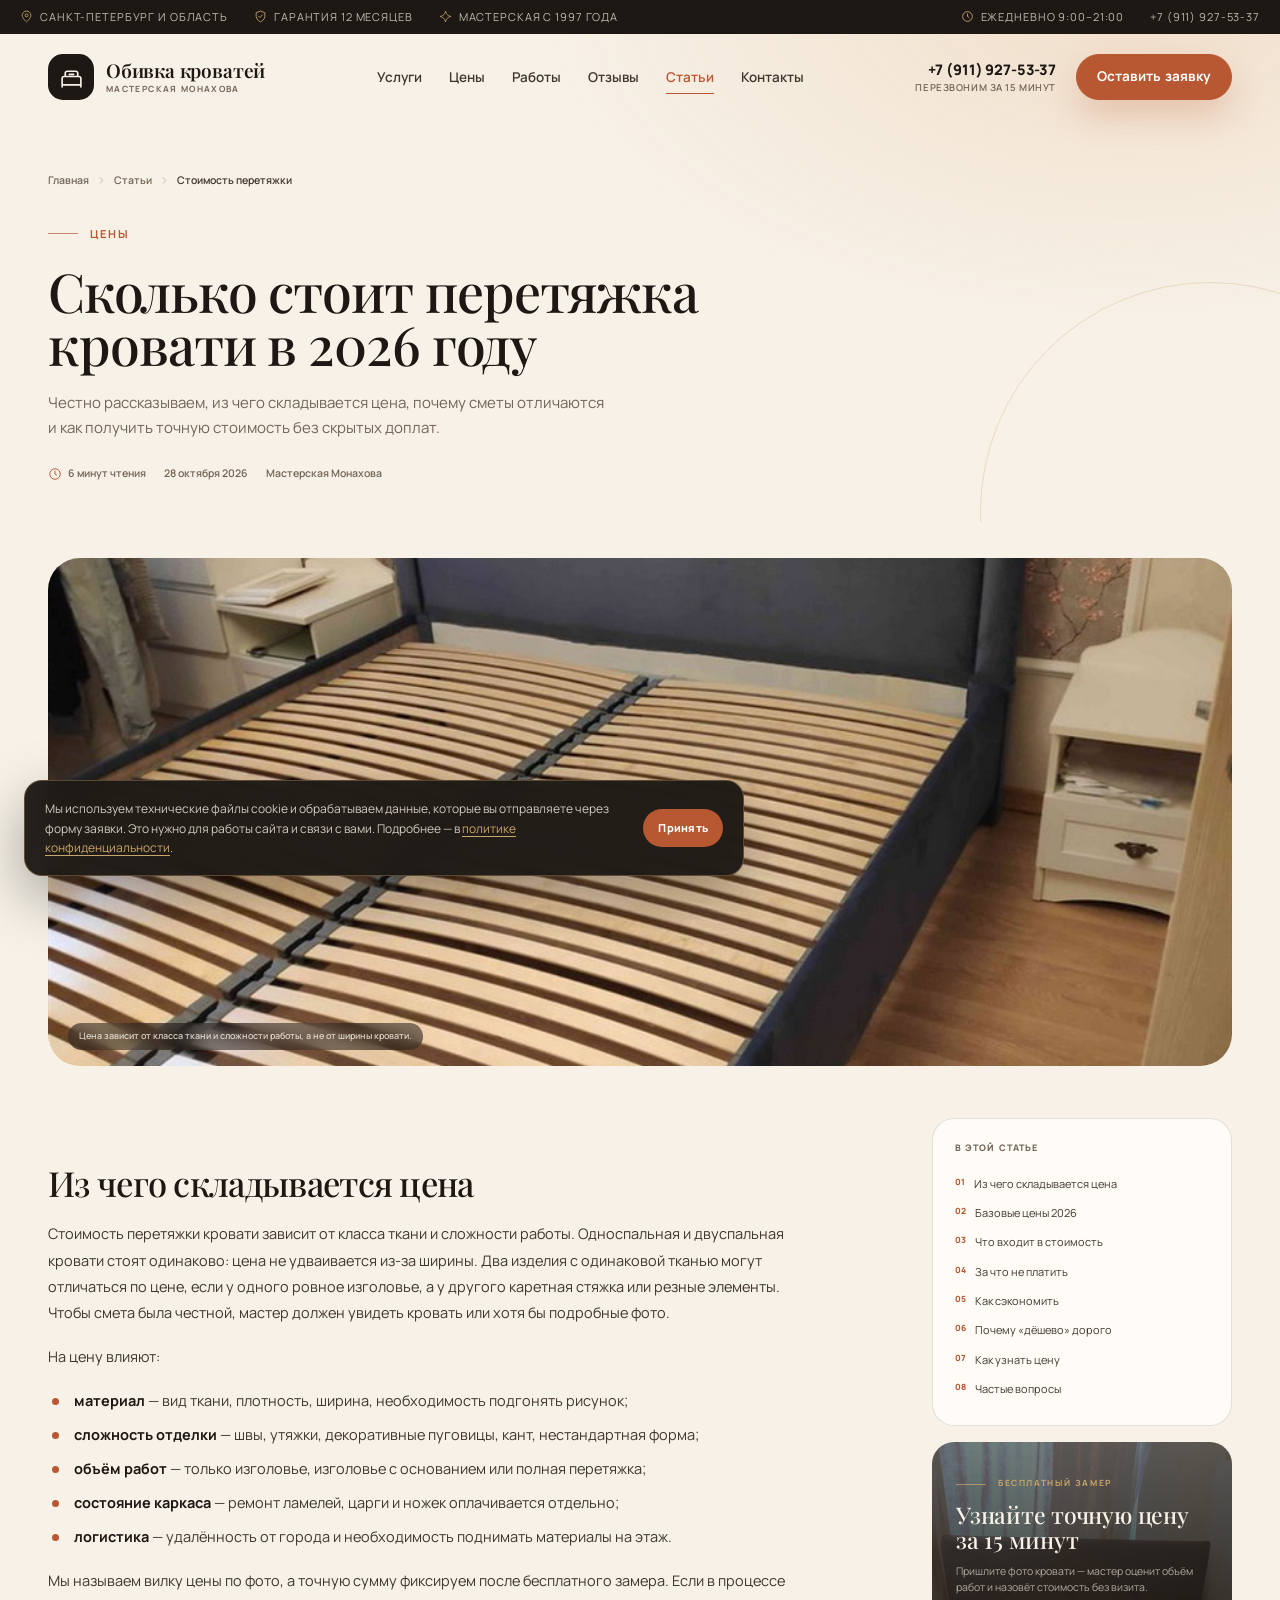
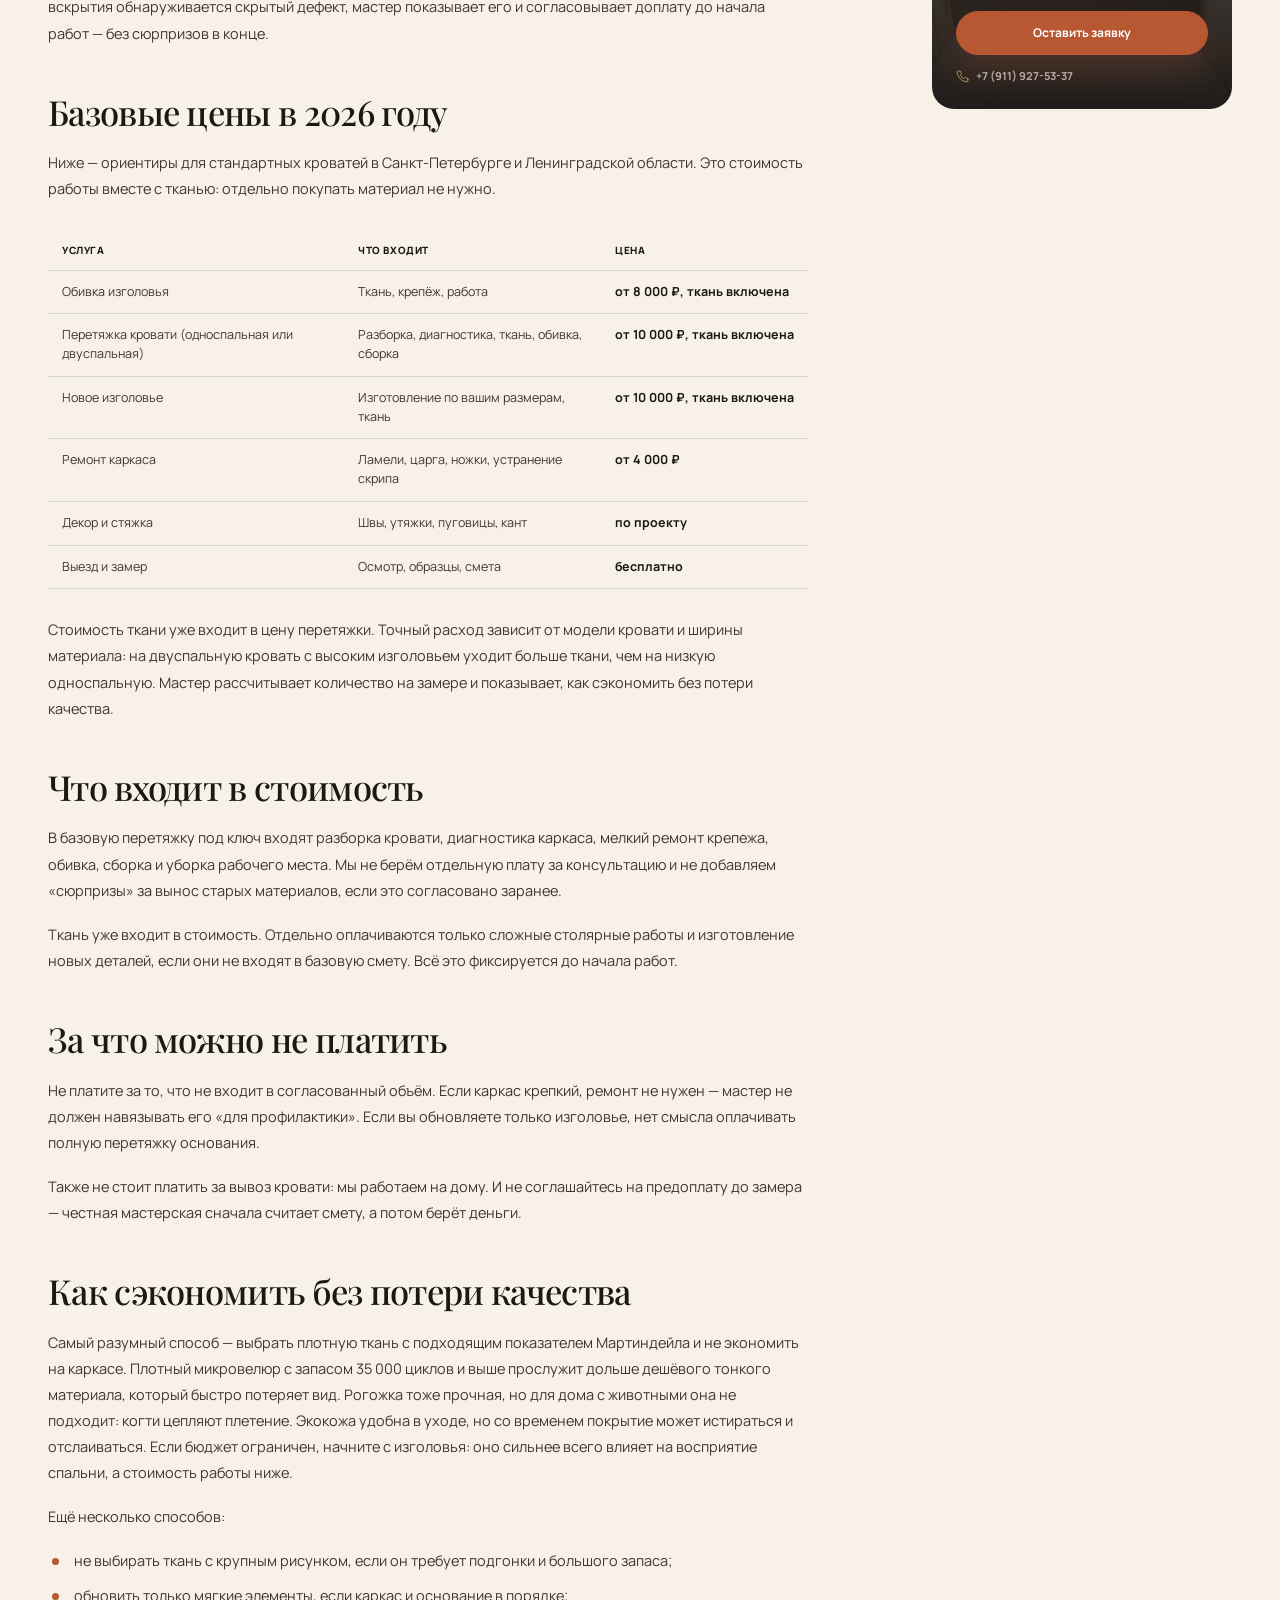
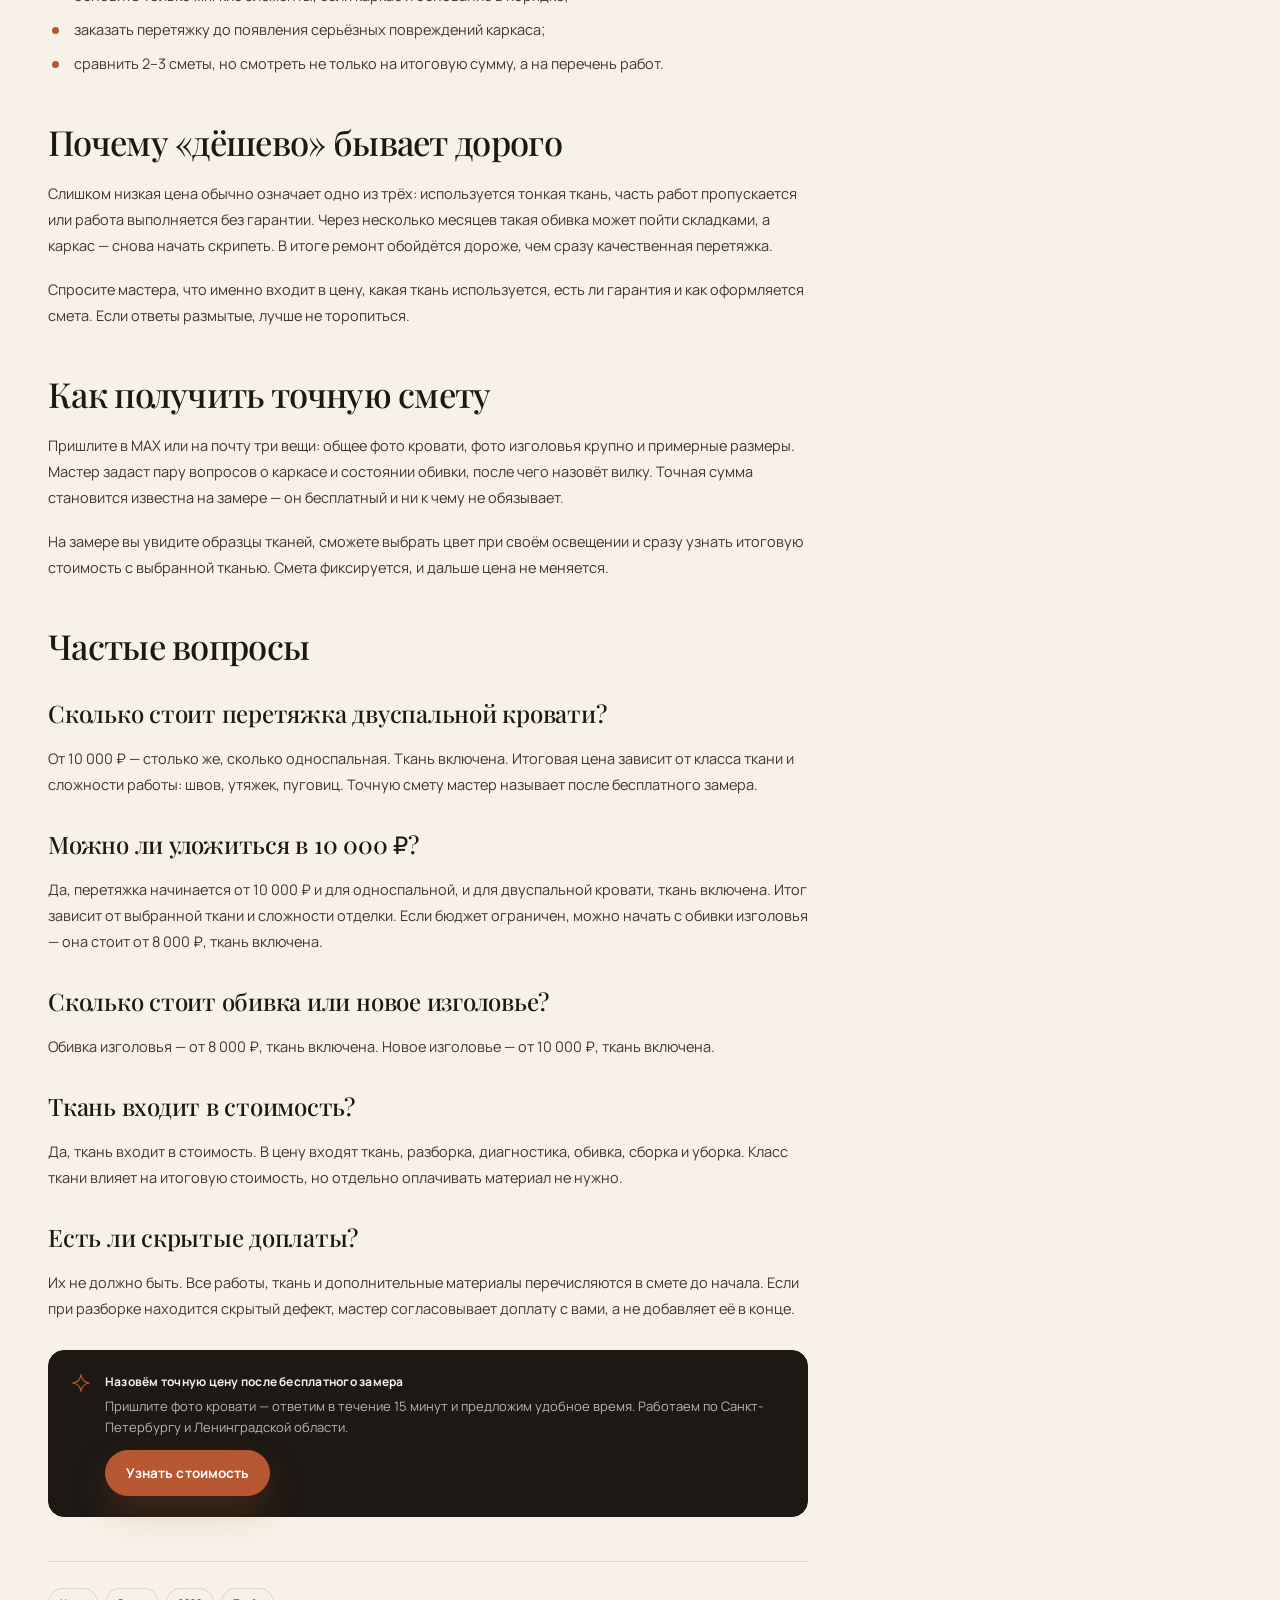
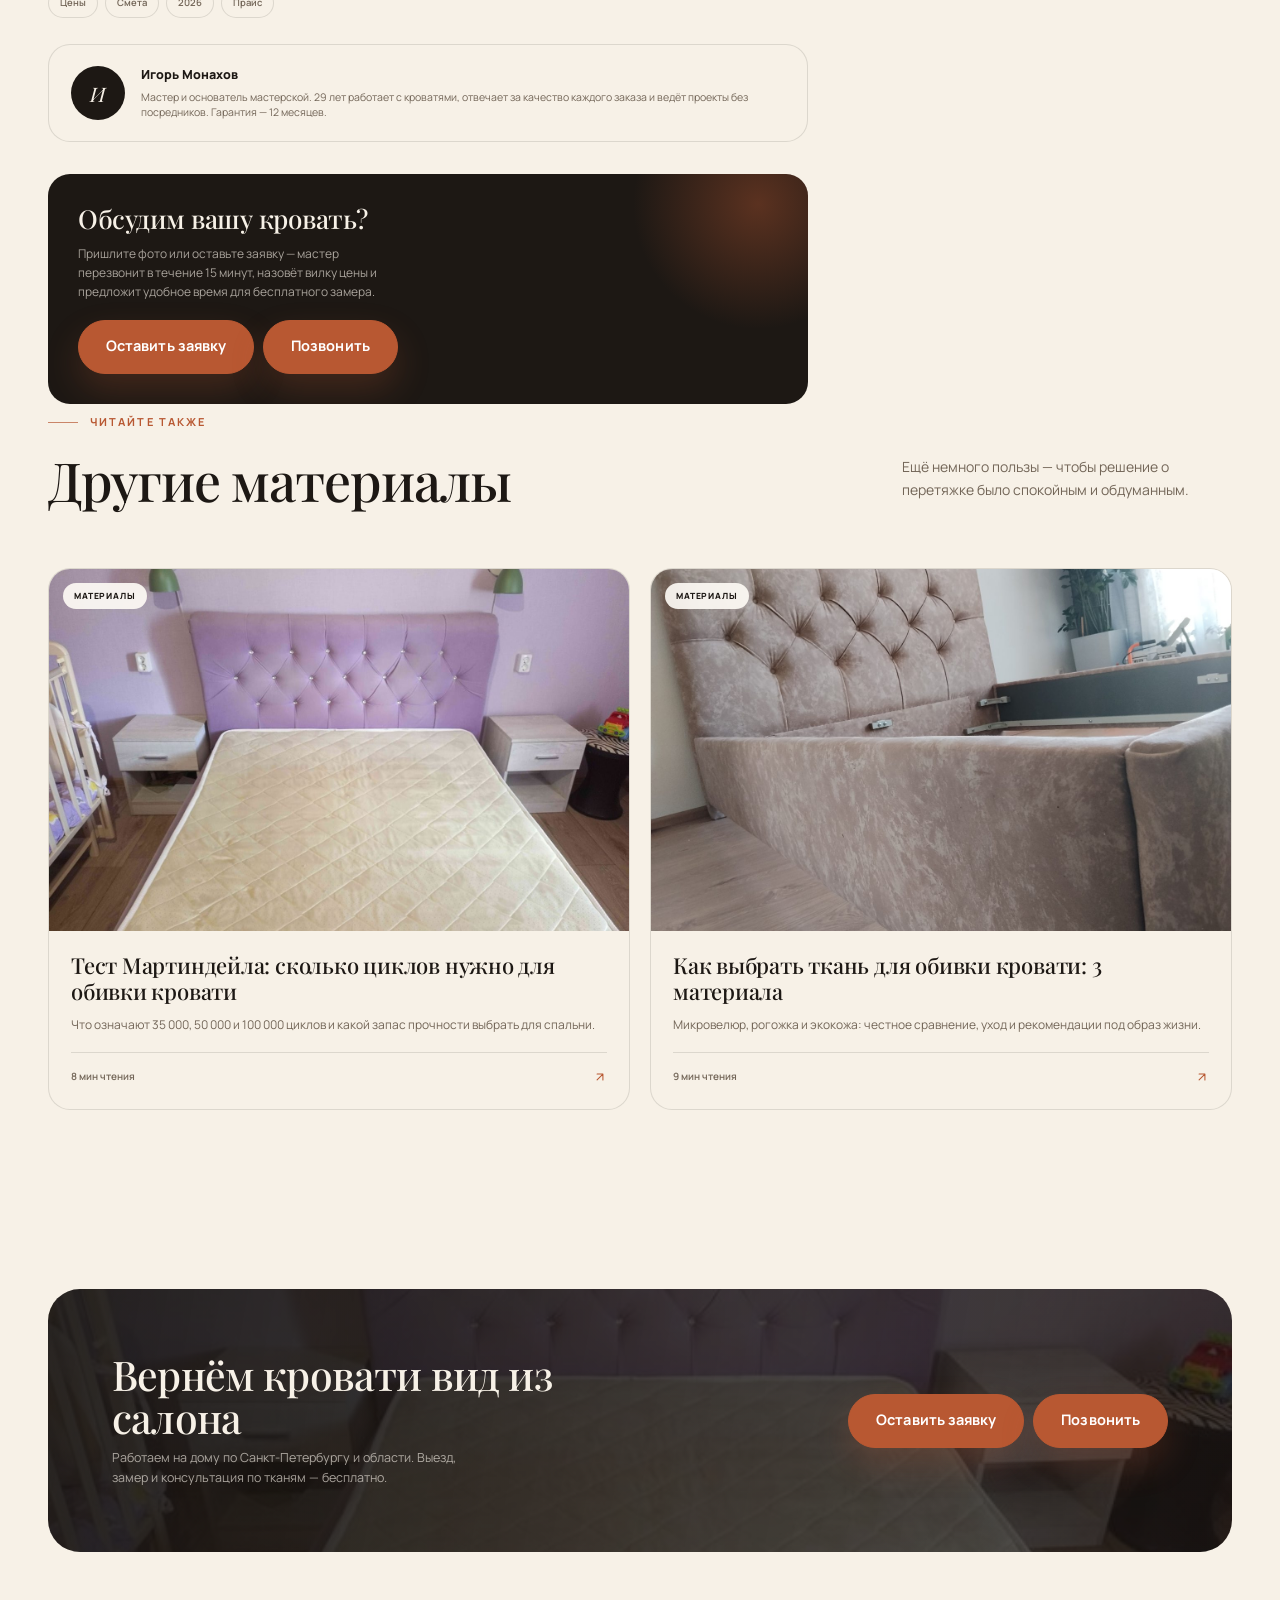
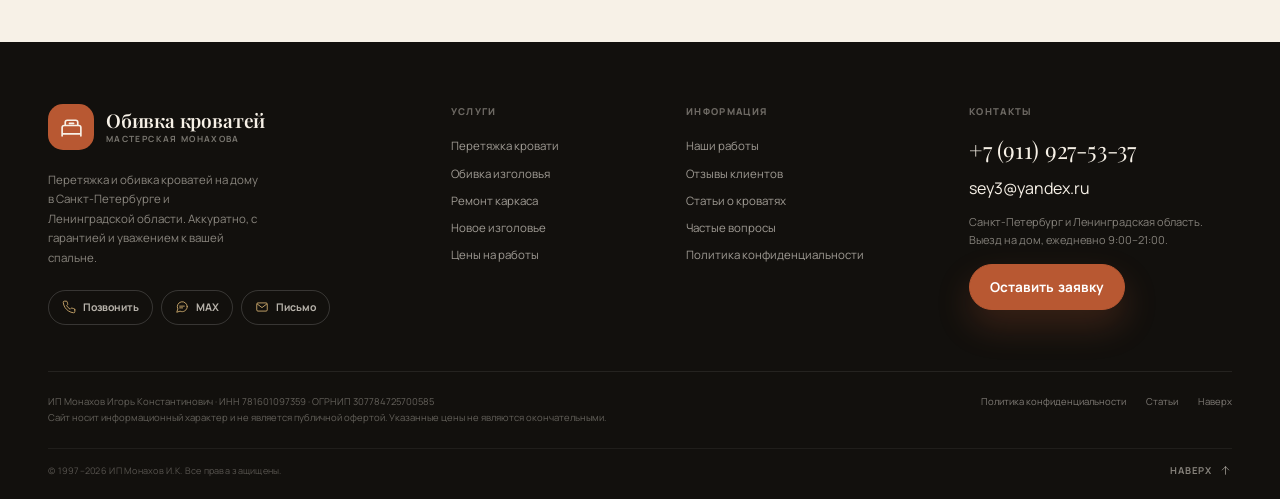
<file: articles/skolko-stoit-peretyazhka-krovati.html>
<!DOCTYPE html>
<html lang="ru">
<head>
  <meta charset="utf-8">
  <meta name="viewport" content="width=device-width, initial-scale=1">
  <title>Сколько стоит перетяжка кровати в 2026 году | Обивка кроватей</title>
  <meta name="description" content="Разбираем цены на перетяжку кровати в 2026 году: что входит в стоимость вместе с тканью, от чего зависит цена и как сэкономить без потери качества.">
  <meta name="robots" content="index, follow, max-image-preview:large">
  <meta name="theme-color" content="#f7f1e7">
  <link rel="canonical" href="https://system785.github.io/obivka-krovatei/articles/skolko-stoit-peretyazhka-krovati.html">

  <meta property="og:type" content="article">
  <meta property="og:locale" content="ru_RU">
  <meta property="og:site_name" content="Обивка кроватей — мастерская Монахова">
  <meta property="og:title" content="Сколько стоит перетяжка кровати в 2026 году">
  <meta property="og:description" content="Разбираем цены на перетяжку кровати в 2026 году: что входит в стоимость вместе с тканью, от чего зависит цена и как сэкономить без потери качества.">
  <meta property="og:url" content="https://system785.github.io/obivka-krovatei/articles/skolko-stoit-peretyazhka-krovati.html">
  <meta property="og:image" content="https://system785.github.io/obivka-krovatei/assets/img/og-image.jpg">
  <meta property="og:image:width" content="1200">
  <meta property="og:image:height" content="630">
  <meta property="article:published_time" content="2026-10-28">
  <meta property="article:modified_time" content="2026-11-11">
  <meta property="article:section" content="Цены">
  <meta name="twitter:card" content="summary_large_image">
  <meta name="twitter:title" content="Сколько стоит перетяжка кровати в 2026 году">
  <meta name="twitter:description" content="Разбираем цены на перетяжку кровати в 2026 году: что входит в стоимость вместе с тканью, от чего зависит цена и как сэкономить без потери качества.">
  <meta name="twitter:image" content="https://system785.github.io/obivka-krovatei/assets/img/og-image.jpg">

  <link rel="icon" href="../assets/img/favicon.svg" type="image/svg+xml">
  <link rel="apple-touch-icon" href="../assets/img/apple-touch-icon.png">
  <link rel="preconnect" href="https://fonts.googleapis.com">
  <link rel="preconnect" href="https://fonts.gstatic.com" crossorigin>
  <link href="https://fonts.googleapis.com/css2?family=Manrope:wght@400;500;600;700;800&family=Playfair+Display:ital,wght@0,500;0,600;1,500&display=swap" rel="stylesheet">
  <link rel="stylesheet" href="../assets/css/style.css">
  <link rel="stylesheet" href="../assets/css/pages.css">
  <script>document.documentElement.classList.add('js');</script>

  <script type="application/ld+json">
  {
    "@context": "https://schema.org",
    "@type": "Article",
    "headline": "Сколько стоит перетяжка кровати в 2026 году",
    "description": "Разбираем цены на перетяжку кровати в 2026 году: что входит в стоимость вместе с тканью, от чего зависит цена и как сэкономить без потери качества.",
    "image": "https://system785.github.io/obivka-krovatei/assets/img/og-image.jpg",
    "datePublished": "2026-10-28",
    "dateModified": "2026-11-11",
    "author": {
      "@type": "Organization",
      "name": "Обивка кроватей — мастерская Монахова",
      "url": "https://system785.github.io/obivka-krovatei/"
    },
    "publisher": {
      "@type": "Organization",
      "name": "Обивка кроватей — мастерская Монахова",
      "logo": {
        "@type": "ImageObject",
        "url": "https://system785.github.io/obivka-krovatei/assets/img/favicon.svg"
      }
    },
    "mainEntityOfPage": "https://system785.github.io/obivka-krovatei/articles/skolko-stoit-peretyazhka-krovati.html"
  }
  </script>
</head>
<body id="top">

<a class="skip-link" href="#main">Перейти к содержанию</a>
<div class="scroll-progress" aria-hidden="true"><span id="scrollProgress"></span></div>

<svg width="0" height="0" aria-hidden="true" focusable="false" style="position:absolute">
  <defs>
    <symbol id="i-bed" viewBox="0 0 24 24"><path d="M3 19v-6a2 2 0 0 1 2-2h14a2 2 0 0 1 2 2v6M3 19h18M3 19v2M21 19v2M6 11V8a2 2 0 0 1 2-2h8a2 2 0 0 1 2 2v3M10 9h4" fill="none" stroke="currentColor" stroke-width="1.6" stroke-linecap="round" stroke-linejoin="round"/></symbol>
    <symbol id="i-phone" viewBox="0 0 24 24"><path d="M22 16.92v3a2 2 0 0 1-2.18 2 19.8 19.8 0 0 1-8.63-3.07 19.5 19.5 0 0 1-6-6A19.8 19.8 0 0 1 2.12 4.18 2 2 0 0 1 4.11 2h3a2 2 0 0 1 2 1.72c.12.9.33 1.78.62 2.63a2 2 0 0 1-.45 2.11L8 9.73a16 16 0 0 0 6 6l1.27-1.27a2 2 0 0 1 2.11-.45c.85.29 1.73.5 2.63.62A2 2 0 0 1 22 16.92Z" fill="none" stroke="currentColor" stroke-width="1.6" stroke-linecap="round" stroke-linejoin="round"/></symbol>
    <symbol id="i-mail" viewBox="0 0 24 24"><rect x="3" y="5" width="18" height="14" rx="2" fill="none" stroke="currentColor" stroke-width="1.6"/><path d="m4 7 8 6 8-6" fill="none" stroke="currentColor" stroke-width="1.6" stroke-linecap="round" stroke-linejoin="round"/></symbol>
    <symbol id="i-max" viewBox="0 0 24 24"><path d="M21 11.5a8.5 8.5 0 0 1-12.3 7.6L3 21l1.9-5.7A8.5 8.5 0 1 1 21 11.5Z" fill="none" stroke="currentColor" stroke-width="1.6" stroke-linecap="round" stroke-linejoin="round"/><path d="M8 10.5h8M8 13.5h5" fill="none" stroke="currentColor" stroke-width="1.6" stroke-linecap="round"/></symbol>
    <symbol id="i-arrow-up-right" viewBox="0 0 24 24"><path d="M7 17 17 7M7 7h10v10" fill="none" stroke="currentColor" stroke-width="1.8" stroke-linecap="round" stroke-linejoin="round"/></symbol>
    <symbol id="i-arrow-right" viewBox="0 0 24 24"><path d="M4 12h16M14 6l6 6-6 6" fill="none" stroke="currentColor" stroke-width="1.8" stroke-linecap="round" stroke-linejoin="round"/></symbol>
    <symbol id="i-arrow-up" viewBox="0 0 24 24"><path d="M12 19V5M6 11l6-6 6 6" fill="none" stroke="currentColor" stroke-width="1.8" stroke-linecap="round" stroke-linejoin="round"/></symbol>
    <symbol id="i-check" viewBox="0 0 24 24"><path d="m20 6-11 11-5-5" fill="none" stroke="currentColor" stroke-width="1.8" stroke-linecap="round" stroke-linejoin="round"/></symbol>
    <symbol id="i-sparkle" viewBox="0 0 24 24"><path d="M12 2c.7 5.3 4.7 9.3 10 10-5.3.7-9.3 4.7-10 10-.7-5.3-4.7-9.3-10-10 5.3-.7 9.3-4.7 10-10Z" fill="none" stroke="currentColor" stroke-width="1.4" stroke-linejoin="round"/></symbol>
    <symbol id="i-close" viewBox="0 0 24 24"><path d="m6 6 12 12M18 6 6 18" fill="none" stroke="currentColor" stroke-width="1.8" stroke-linecap="round"/></symbol>
    <symbol id="i-chevron-right" viewBox="0 0 24 24"><path d="m9 6 6 6-6 6" fill="none" stroke="currentColor" stroke-width="1.8" stroke-linecap="round" stroke-linejoin="round"/></symbol>
    <symbol id="i-clock" viewBox="0 0 24 24"><circle cx="12" cy="12" r="9" fill="none" stroke="currentColor" stroke-width="1.6"/><path d="M12 7v5l3 2" fill="none" stroke="currentColor" stroke-width="1.6" stroke-linecap="round" stroke-linejoin="round"/></symbol>
    <symbol id="i-copy" viewBox="0 0 24 24"><rect x="8" y="8" width="12" height="12" rx="2" fill="none" stroke="currentColor" stroke-width="1.6"/><path d="M16 8V6a2 2 0 0 0-2-2H6a2 2 0 0 0-2 2v8a2 2 0 0 0 2 2h2" fill="none" stroke="currentColor" stroke-width="1.6"/></symbol>
    <symbol id="i-shield" viewBox="0 0 24 24"><path d="M12 22s8-4 8-10V5l-8-3-8 3v7c0 6 8 10 8 10Z" fill="none" stroke="currentColor" stroke-width="1.6" stroke-linejoin="round"/><path d="m8.5 11.5 2.5 2.5 4.5-5" fill="none" stroke="currentColor" stroke-width="1.6" stroke-linecap="round" stroke-linejoin="round"/></symbol>
    <symbol id="i-pin" viewBox="0 0 24 24"><path d="M20 10c0 5-8 12-8 12S4 15 4 10a8 8 0 1 1 16 0Z" fill="none" stroke="currentColor" stroke-width="1.6" stroke-linejoin="round"/><circle cx="12" cy="10" r="2.6" fill="none" stroke="currentColor" stroke-width="1.6"/></symbol>
    <symbol id="i-quote" viewBox="0 0 24 24"><path d="M10 7H6a2 2 0 0 0-2 2v4a2 2 0 0 0 2 2h3v2a2 2 0 0 1-2 2M20 7h-4a2 2 0 0 0-2 2v4a2 2 0 0 0 2 2h3v2a2 2 0 0 1-2 2" fill="none" stroke="currentColor" stroke-width="1.6" stroke-linecap="round" stroke-linejoin="round"/></symbol>
  </defs>
</svg>

<header class="site-header" id="header">
  <div class="topbar">
    <div class="container topbar__inner">
      <div class="topbar__list">
        <span class="topbar__item"><svg class="icon" aria-hidden="true"><use href="#i-pin"></use></svg>Санкт-Петербург и область</span>
        <span class="topbar__item"><svg class="icon" aria-hidden="true"><use href="#i-shield"></use></svg>Гарантия 12 месяцев</span>
        <span class="topbar__item"><svg class="icon" aria-hidden="true"><use href="#i-sparkle"></use></svg>Мастерская с 1997 года</span>
      </div>
      <div class="topbar__list">
        <span class="topbar__item"><svg class="icon" aria-hidden="true"><use href="#i-clock"></use></svg>Ежедневно 9:00–21:00</span>
        <a class="topbar__item" href="tel:+79119275337">+7 (911) 927-53-37</a>
      </div>
    </div>
  </div>
  <div class="container header__inner">
    <a class="logo" href="../index.html" aria-label="Обивка кроватей — на главную">
      <span class="logo__mark"><svg class="icon" aria-hidden="true"><use href="#i-bed"></use></svg></span>
      <span class="logo__text"><span class="logo__title">Обивка кроватей</span><span class="logo__sub">мастерская Монахова</span></span>
    </a>
    <nav class="nav" aria-label="Основная навигация">
      <a class="nav__link" href="../index.html#services">Услуги</a>
      <a class="nav__link" href="../index.html#prices">Цены</a>
      <a class="nav__link" href="../index.html#works">Работы</a>
      <a class="nav__link" href="../index.html#reviews">Отзывы</a>
      <a class="nav__link is-active" href="../articles.html" aria-current="page">Статьи</a>
      <a class="nav__link" href="../index.html#contacts">Контакты</a>
    </nav>
    <div class="header__actions">
      <div class="header__phone"><a href="tel:+79119275337">+7 (911) 927-53-37</a><span>перезвоним за 15 минут</span></div>
      <button class="btn btn--primary btn--sm" type="button" data-open-lead data-service="Перетяжка кровати">Оставить заявку</button>
      <button class="burger" id="burger" type="button" aria-label="Открыть меню" aria-expanded="false" aria-controls="mobileMenu"><span></span><span></span></button>
    </div>
  </div>
</header>

<div class="mobile-menu" id="mobileMenu" aria-hidden="true">
  <div class="mobile-menu__head">
    <a class="logo" href="../index.html" aria-label="Обивка кроватей — на главную">
      <span class="logo__mark"><svg class="icon" aria-hidden="true"><use href="#i-bed"></use></svg></span>
      <span class="logo__text"><span class="logo__title">Обивка кроватей</span><span class="logo__sub">мастерская Монахова</span></span>
    </a>
    <button class="mobile-menu__close" id="menuClose" type="button" aria-label="Закрыть меню"><svg class="icon" aria-hidden="true"><use href="#i-close"></use></svg></button>
  </div>
  <nav class="mobile-nav" aria-label="Мобильная навигация">
    <a class="mobile-nav__link" href="../index.html#services"><span>01</span>Услуги</a>
    <a class="mobile-nav__link" href="../index.html#prices"><span>02</span>Цены</a>
    <a class="mobile-nav__link" href="../index.html#works"><span>03</span>Работы</a>
    <a class="mobile-nav__link" href="../index.html#reviews"><span>04</span>Отзывы</a>
    <a class="mobile-nav__link" href="../articles.html"><span>05</span>Статьи</a>
    <a class="mobile-nav__link" href="../index.html#contacts"><span>06</span>Контакты</a>
  </nav>
  <div class="mobile-menu__contacts">
    <a class="mobile-menu__phone" href="tel:+79119275337">+7 (911) 927-53-37</a>
    <p class="mobile-menu__note">Санкт-Петербург и область · ежедневно 9:00–21:00</p>
    <div class="mobile-menu__actions">
      <button class="btn btn--primary" type="button" data-open-lead data-service="Перетяжка кровати">Оставить заявку</button>
      <button class="btn btn--outline" type="button" data-open-max>Написать в MAX</button>
    </div>
    <a class="btn btn--ghost" href="mailto:sey3@yandex.ru?subject=Заявка%20на%20перетяжку%20кровати">Написать письмо</a>
  </div>
</div>

<main id="main">
  <article>
    <header class="page-hero article-hero">
      <div class="container">
        <nav class="breadcrumbs" aria-label="Хлебные крошки">
          <a href="../index.html">Главная</a>
          <svg class="icon" aria-hidden="true"><use href="#i-chevron-right"></use></svg>
          <a href="../articles.html">Статьи</a>
          <svg class="icon" aria-hidden="true"><use href="#i-chevron-right"></use></svg>
          <span aria-current="page">Стоимость перетяжки</span>
        </nav>
        <div class="eyebrow">Цены</div>
        <h1>Сколько стоит перетяжка кровати в 2026 году</h1>
        <p class="page-hero__lead">Честно рассказываем, из чего складывается цена, почему сметы отличаются и как получить точную стоимость без скрытых доплат.</p>
        <div class="page-hero__meta">
          <span><svg class="icon" aria-hidden="true"><use href="#i-clock"></use></svg>6 минут чтения</span>
          <span>28 октября 2026</span>
          <span>Мастерская Монахова</span>
        </div>
      </div>
    </header>

    <div class="container">
      <figure class="article-cover">
        <img src="../assets/img/hero-bed.jpg" width="937" height="1250" alt="Кровать после перетяжки — пример расчёта стоимости" fetchpriority="high">
        <figcaption>Цена зависит от класса ткани и сложности работы, а не от ширины кровати.</figcaption>
      </figure>

      <div class="article-layout">
        <div class="article-body">
          <div class="prose">
            <h2 id="iz-chego">Из чего складывается цена</h2>
<p>Стоимость перетяжки кровати зависит от класса ткани и сложности работы. Односпальная и двуспальная кровати стоят одинаково: цена не удваивается из-за ширины. Два изделия с одинаковой тканью могут отличаться по цене, если у одного ровное изголовье, а у другого каретная стяжка или резные элементы. Чтобы смета была честной, мастер должен увидеть кровать или хотя бы подробные фото.</p>
<p>На цену влияют:</p>
<ul>
  <li><strong>материал</strong> — вид ткани, плотность, ширина, необходимость подгонять рисунок;</li>
  <li><strong>сложность отделки</strong> — швы, утяжки, декоративные пуговицы, кант, нестандартная форма;</li>
  <li><strong>объём работ</strong> — только изголовье, изголовье с основанием или полная перетяжка;</li>
  <li><strong>состояние каркаса</strong> — ремонт ламелей, царги и ножек оплачивается отдельно;</li>
  <li><strong>логистика</strong> — удалённость от города и необходимость поднимать материалы на этаж.</li>
</ul>
<p>Мы называем вилку цены по фото, а точную сумму фиксируем после бесплатного замера. Если в процессе вскрытия обнаруживается скрытый дефект, мастер показывает его и согласовывает доплату до начала работ — без сюрпризов в конце.</p>

<h2 id="ceny">Базовые цены в 2026 году</h2>
<p>Ниже — ориентиры для стандартных кроватей в Санкт-Петербурге и Ленинградской области. Это стоимость работы вместе с тканью: отдельно покупать материал не нужно.</p>
<table>
  <thead>
    <tr><th>Услуга</th><th>Что входит</th><th>Цена</th></tr>
  </thead>
  <tbody>
    <tr><td>Обивка изголовья</td><td>Ткань, крепёж, работа</td><td>от 8 000 ₽, ткань включена</td></tr>
    <tr><td>Перетяжка кровати (односпальная или двуспальная)</td><td>Разборка, диагностика, ткань, обивка, сборка</td><td>от 10 000 ₽, ткань включена</td></tr>
    <tr><td>Новое изголовье</td><td>Изготовление по вашим размерам, ткань</td><td>от 10 000 ₽, ткань включена</td></tr>
    <tr><td>Ремонт каркаса</td><td>Ламели, царга, ножки, устранение скрипа</td><td>от 4 000 ₽</td></tr>
    <tr><td>Декор и стяжка</td><td>Швы, утяжки, пуговицы, кант</td><td>по проекту</td></tr>
    <tr><td>Выезд и замер</td><td>Осмотр, образцы, смета</td><td>бесплатно</td></tr>
  </tbody>
</table>
<p>Стоимость ткани уже входит в цену перетяжки. Точный расход зависит от модели кровати и ширины материала: на двуспальную кровать с высоким изголовьем уходит больше ткани, чем на низкую односпальную. Мастер рассчитывает количество на замере и показывает, как сэкономить без потери качества.</p>

<h2 id="chto-vhodit">Что входит в стоимость</h2>
<p>В базовую перетяжку под ключ входят разборка кровати, диагностика каркаса, мелкий ремонт крепежа, обивка, сборка и уборка рабочего места. Мы не берём отдельную плату за консультацию и не добавляем «сюрпризы» за вынос старых материалов, если это согласовано заранее.</p>
<p>Ткань уже входит в стоимость. Отдельно оплачиваются только сложные столярные работы и изготовление новых деталей, если они не входят в базовую смету. Всё это фиксируется до начала работ.</p>

<h2 id="za-chto-ne-platit">За что можно не платить</h2>
<p>Не платите за то, что не входит в согласованный объём. Если каркас крепкий, ремонт не нужен — мастер не должен навязывать его «для профилактики». Если вы обновляете только изголовье, нет смысла оплачивать полную перетяжку основания.</p>
<p>Также не стоит платить за вывоз кровати: мы работаем на дому. И не соглашайтесь на предоплату до замера — честная мастерская сначала считает смету, а потом берёт деньги.</p>

<h2 id="kak-sekonomit">Как сэкономить без потери качества</h2>
<p>Самый разумный способ — выбрать плотную ткань с подходящим показателем Мартиндейла и не экономить на каркасе. Плотный микровелюр с запасом 35 000 циклов и выше прослужит дольше дешёвого тонкого материала, который быстро потеряет вид. Рогожка тоже прочная, но для дома с животными она не подходит: когти цепляют плетение. Экокожа удобна в уходе, но со временем покрытие может истираться и отслаиваться. Если бюджет ограничен, начните с изголовья: оно сильнее всего влияет на восприятие спальни, а стоимость работы ниже.</p>
<p>Ещё несколько способов:</p>
<ul>
  <li>не выбирать ткань с крупным рисунком, если он требует подгонки и большого запаса;</li>
  <li>обновить только мягкие элементы, если каркас и основание в порядке;</li>
  <li>заказать перетяжку до появления серьёзных повреждений каркаса;</li>
  <li>сравнить 2–3 сметы, но смотреть не только на итоговую сумму, а на перечень работ.</li>
</ul>

<h2 id="pochemu-deshevo">Почему «дёшево» бывает дорого</h2>
<p>Слишком низкая цена обычно означает одно из трёх: используется тонкая ткань, часть работ пропускается или работа выполняется без гарантии. Через несколько месяцев такая обивка может пойти складками, а каркас — снова начать скрипеть. В итоге ремонт обойдётся дороже, чем сразу качественная перетяжка.</p>
<p>Спросите мастера, что именно входит в цену, какая ткань используется, есть ли гарантия и как оформляется смета. Если ответы размытые, лучше не торопиться.</p>

<h2 id="kak-uznat">Как получить точную смету</h2>
<p>Пришлите в MAX или на почту три вещи: общее фото кровати, фото изголовья крупно и примерные размеры. Мастер задаст пару вопросов о каркасе и состоянии обивки, после чего назовёт вилку. Точная сумма становится известна на замере — он бесплатный и ни к чему не обязывает.</p>
<p>На замере вы увидите образцы тканей, сможете выбрать цвет при своём освещении и сразу узнать итоговую стоимость с выбранной тканью. Смета фиксируется, и дальше цена не меняется.</p>

<h2 id="faq">Частые вопросы</h2>
<h3>Сколько стоит перетяжка двуспальной кровати?</h3>
<p>От 10 000 ₽ — столько же, сколько односпальная. Ткань включена. Итоговая цена зависит от класса ткани и сложности работы: швов, утяжек, пуговиц. Точную смету мастер называет после бесплатного замера.</p>

<h3>Можно ли уложиться в 10 000 ₽?</h3>
<p>Да, перетяжка начинается от 10 000 ₽ и для односпальной, и для двуспальной кровати, ткань включена. Итог зависит от выбранной ткани и сложности отделки. Если бюджет ограничен, можно начать с обивки изголовья — она стоит от 8 000 ₽, ткань включена.</p>

<h3>Сколько стоит обивка или новое изголовье?</h3>
<p>Обивка изголовья — от 8 000 ₽, ткань включена. Новое изголовье — от 10 000 ₽, ткань включена.</p>

<h3>Ткань входит в стоимость?</h3>
<p>Да, ткань входит в стоимость. В цену входят ткань, разборка, диагностика, обивка, сборка и уборка. Класс ткани влияет на итоговую стоимость, но отдельно оплачивать материал не нужно.</p>

<h3>Есть ли скрытые доплаты?</h3>
<p>Их не должно быть. Все работы, ткань и дополнительные материалы перечисляются в смете до начала. Если при разборке находится скрытый дефект, мастер согласовывает доплату с вами, а не добавляет её в конце.</p>

<div class="callout callout--dark">
  <svg class="icon" aria-hidden="true"><use href="#i-sparkle"></use></svg>
  <div>
    <strong>Назовём точную цену после бесплатного замера</strong>
    <p>Пришлите фото кровати — ответим в течение 15 минут и предложим удобное время. Работаем по Санкт-Петербургу и Ленинградской области.</p>
    <button class="btn btn--primary btn--sm" type="button" data-open-lead data-service="Расчёт стоимости">Узнать стоимость</button>
  </div>
</div>

          </div>

          <footer class="article-foot">
            <div class="article-tags">
              <span>Цены</span>
<span>Смета</span>
<span>2026</span>
<a href="../index.html#prices">Прайс</a>

            </div>
            <div class="author">
              <span class="author__avatar">И</span>
              <div>
                <strong>Игорь Монахов</strong>
                <p>Мастер и основатель мастерской. 29 лет работает с кроватями, отвечает за качество каждого заказа и ведёт проекты без посредников. Гарантия — 12 месяцев.</p>
              </div>
            </div>
            <div class="article-cta">
              <h3>Обсудим вашу кровать?</h3>
              <p>Пришлите фото или оставьте заявку — мастер перезвонит в течение 15 минут, назовёт вилку цены и предложит удобное время для бесплатного замера.</p>
              <div class="article-cta__actions">
                <button class="btn btn--primary" type="button" data-open-lead data-service="Перетяжка кровати">Оставить заявку</button>
                <a class="btn btn--outline" href="tel:+79119275337">Позвонить</a>
              </div>
            </div>
          </footer>
        </div>

        <aside class="article-aside" aria-label="Содержание и заявка">
          <nav class="toc" aria-label="Содержание статьи">
            <div class="toc__title">В этой статье</div>
            <ol>
              <li><a href="#iz-chego">Из чего складывается цена</a></li>
<li><a href="#ceny">Базовые цены 2026</a></li>
<li><a href="#chto-vhodit">Что входит в стоимость</a></li>
<li><a href="#za-chto-ne-platit">За что не платить</a></li>
<li><a href="#kak-sekonomit">Как сэкономить</a></li>
<li><a href="#pochemu-deshevo">Почему «дёшево» дорого</a></li>
<li><a href="#kak-uznat">Как узнать цену</a></li>
<li><a href="#faq">Частые вопросы</a></li>

            </ol>
          </nav>
          <div class="aside-cta">
            <div class="eyebrow eyebrow--light">Бесплатный замер</div>
            <h3>Узнайте точную цену за 15 минут</h3>
            <p>Пришлите фото кровати — мастер оценит объём работ и назовёт стоимость без визита.</p>
            <button class="btn btn--light btn--wide" type="button" data-open-lead data-service="Расчёт стоимости">Оставить заявку</button>
            <a class="aside-cta__phone" href="tel:+79119275337"><svg class="icon" aria-hidden="true"><use href="#i-phone"></use></svg>+7 (911) 927-53-37</a>
          </div>
        </aside>
      </div>
    </div>
  </article>

  <section class="section section--tight related">
    <div class="container">
      <div class="section-head">
        <div class="section-head__copy" data-reveal>
          <div class="eyebrow">Читайте также</div>
          <h2>Другие материалы</h2>
        </div>
        <div class="section-head__aside" data-reveal style="--d:.08s">
          <p>Ещё немного пользы — чтобы решение о перетяжке было спокойным и обдуманным.</p>
        </div>
      </div>
      <div class="related__grid">
        <a class="article-card" href="test-martindejla.html">
  <div class="article-card__media">
    <img src="../assets/img/work-living.jpg" width="1400" height="1050" alt="Ткань для обивки кровати и тест Мартиндейла" loading="lazy">
    <span class="article-card__cat">Материалы</span>
  </div>
  <div class="article-card__body">
    <h3>Тест Мартиндейла: сколько циклов нужно для обивки кровати</h3>
    <p>Что означают 35 000, 50 000 и 100 000 циклов и какой запас прочности выбрать для спальни.</p>
    <span class="article-card__meta"><span>8 мин чтения</span><svg class="icon" aria-hidden="true"><use href="#i-arrow-up-right"></use></svg></span>
  </div>
</a>
<a class="article-card" href="kak-vybrat-tkan-dlya-obivki.html">
  <div class="article-card__media">
    <img src="../assets/img/work-update-1.jpg" width="1400" height="1050" alt="Обивка кровати и выбор ткани" loading="lazy">
    <span class="article-card__cat">Материалы</span>
  </div>
  <div class="article-card__body">
    <h3>Как выбрать ткань для обивки кровати: 3 материала</h3>
    <p>Микровелюр, рогожка и экокожа: честное сравнение, уход и рекомендации под образ жизни.</p>
    <span class="article-card__meta"><span>9 мин чтения</span><svg class="icon" aria-hidden="true"><use href="#i-arrow-up-right"></use></svg></span>
  </div>
</a>

      </div>
    </div>
  </section>

  <section class="section section--tight">
    <div class="container">
      <div class="cta-band" data-reveal>
        <div class="cta-band__inner">
          <div>
            <h2>Вернём кровати вид из салона</h2>
            <p>Работаем на дому по Санкт-Петербургу и области. Выезд, замер и консультация по тканям — бесплатно.</p>
          </div>
          <div class="cta-band__actions">
            <button class="btn btn--primary" type="button" data-open-lead data-service="Перетяжка кровати">Оставить заявку</button>
            <a class="btn btn--light" href="tel:+79119275337">Позвонить</a>
          </div>
        </div>
      </div>
    </div>
  </section>
</main>

<footer class="footer">
  <div class="container">
    <div class="footer__grid">
      <div class="footer__about">
        <a class="logo" href="../index.html" aria-label="Обивка кроватей — на главную">
          <span class="logo__mark"><svg class="icon" aria-hidden="true"><use href="#i-bed"></use></svg></span>
          <span class="logo__text"><span class="logo__title">Обивка кроватей</span><span class="logo__sub">мастерская Монахова</span></span>
        </a>
        <p>Перетяжка и обивка кроватей на дому в Санкт-Петербурге и Ленинградской области. Аккуратно, с гарантией и уважением к вашей спальне.</p>
        <div class="footer__socials">
          <a class="footer__social" href="tel:+79119275337"><svg class="icon" aria-hidden="true"><use href="#i-phone"></use></svg>Позвонить</a>
          <button class="footer__social" type="button" data-open-max><svg class="icon" aria-hidden="true"><use href="#i-max"></use></svg>MAX</button>
          <a class="footer__social" href="mailto:sey3@yandex.ru"><svg class="icon" aria-hidden="true"><use href="#i-mail"></use></svg>Письмо</a>
        </div>
      </div>
      <div>
        <div class="footer__title">Услуги</div>
        <div class="footer__links">
          <a href="../index.html#services">Перетяжка кровати</a>
          <a href="../index.html#services">Обивка изголовья</a>
          <a href="../index.html#services">Ремонт каркаса</a>
          <a href="../index.html#services">Новое изголовье</a>
          <a href="../index.html#prices">Цены на работы</a>
        </div>
      </div>
      <div>
        <div class="footer__title">Информация</div>
        <div class="footer__links">
          <a href="../index.html#works">Наши работы</a>
          <a href="../index.html#reviews">Отзывы клиентов</a>
          <a href="../articles.html">Статьи о кроватях</a>
          <a href="../index.html#faq">Частые вопросы</a>
          <a href="../privacy.html">Политика конфиденциальности</a>
        </div>
      </div>
      <div>
        <div class="footer__title">Контакты</div>
        <div class="footer__contacts">
          <a class="footer__phone" href="tel:+79119275337">+7 (911) 927-53-37</a>
          <a href="mailto:sey3@yandex.ru">sey3@yandex.ru</a>
          <p>Санкт-Петербург и Ленинградская область.<br>Выезд на дом, ежедневно 9:00–21:00.</p>
          <button class="btn btn--primary btn--sm" type="button" data-open-lead data-service="Перетяжка кровати">Оставить заявку</button>
        </div>
      </div>
    </div>
    <div class="footer__legal">
      <p>ИП Монахов Игорь Константинович · ИНН 781601097359 · ОГРНИП 307784725700585<br>Сайт носит информационный характер и не является публичной офертой. Указанные цены не являются окончательными.</p>
      <div class="footer__legal-links">
        <a href="../privacy.html">Политика конфиденциальности</a>
        <a href="../articles.html">Статьи</a>
        <a href="#top">Наверх</a>
      </div>
    </div>
    <div class="footer__bottom">
      <p>© 1997–<span data-year>2026</span> ИП Монахов И.К. Все права защищены.</p>
      <a class="to-top" href="#top">Наверх <svg class="icon" aria-hidden="true"><use href="#i-arrow-up"></use></svg></a>
    </div>
  </div>
</footer>

<div class="mobile-bar" id="mobileBar">
  <div class="mobile-bar__inner">
    <a class="mobile-bar__item" href="tel:+79119275337"><svg class="icon" aria-hidden="true"><use href="#i-phone"></use></svg>Позвонить</a>
    <button class="mobile-bar__item mobile-bar__item--primary" type="button" data-open-lead data-service="Перетяжка кровати"><svg class="icon" aria-hidden="true"><use href="#i-sparkle"></use></svg>Оставить заявку</button>
    <button class="mobile-bar__item" type="button" data-open-max><svg class="icon" aria-hidden="true"><use href="#i-max"></use></svg>MAX</button>
  </div>
</div>

<dialog class="modal modal--sm" id="leadModal" aria-labelledby="leadModalTitle">
  <div class="modal__card">
    <div class="modal__body" data-form-wrap>
      <button class="modal__close" type="button" data-close aria-label="Закрыть окно заявки"><svg class="icon" aria-hidden="true"><use href="#i-close"></use></svg></button>
      <h3 id="leadModalTitle">Оставьте заявку</h3>
      <p>Перезвоним в течение 15 минут и ответим на все вопросы.</p>
      <form class="modal__form" data-lead-form novalidate>
        <div class="form-grid">
          <div class="field">
            <label for="pageName">Ваше имя</label>
            <input type="text" id="pageName" name="name" placeholder="Например, Елена" autocomplete="name" required>
            <span class="field__error">Укажите имя — как к вам обращаться</span>
          </div>
          <div class="field">
            <label for="pagePhone">Телефон</label>
            <input type="tel" id="pagePhone" name="phone" placeholder="+7 (___) ___-__-__" autocomplete="tel" inputmode="tel" required>
            <span class="field__error">Введите телефон полностью</span>
          </div>
          <div class="field field--full">
            <label for="pageService">Что нужно сделать</label>
            <select id="pageService" name="service">
              <option value="Перетяжка кровати">Перетяжка кровати под ключ</option>
              <option value="Обивка изголовья">Обивка изголовья</option>
              <option value="Ремонт каркаса">Ремонт каркаса</option>
              <option value="Декор и стяжка">Декор и стяжка</option>
              <option value="Консультация">Консультация</option>
            </select>
          </div>
          <div class="field field--full">
            <label for="pageComment">Комментарий <span style="font-weight:500;color:var(--muted)">(необязательно)</span></label>
            <textarea id="pageComment" name="comment" rows="2" placeholder="Размер кровати, что хочется изменить..."></textarea>
          </div>
        </div>
        <label class="consent">
          <input type="checkbox" name="consent" required>
          <span>Согласен с <a href="../privacy.html" target="_blank">политикой конфиденциальности</a> и обработкой персональных данных</span>
        </label>
        <button class="btn btn--primary btn--wide" type="submit">Отправить заявку <svg class="icon arrow" aria-hidden="true"><use href="#i-arrow-up-right"></use></svg></button>
        <div class="form-card__foot"><svg class="icon" aria-hidden="true"><use href="#i-shield"></use></svg>Не передаём данные третьим лицам. Сайт использует cookie; подробнее — в политике.</div>
      </form>
      <div class="form-success">
        <span class="form-success__icon"><svg class="icon" aria-hidden="true"><use href="#i-check"></use></svg></span>
        <h3>Письмо готово!</h3>
        <p>Мы подготовили письмо на sey3@yandex.ru. Отправьте его — и мастер свяжется с вами в течение 15 минут. Если почтовая программа не открылась, напишите нам напрямую или позвоните.</p>
        <div class="form-success__actions">
          <a class="btn btn--primary btn--sm" href="mailto:sey3@yandex.ru" data-success-email>Открыть письмо</a>
          <a class="btn btn--outline btn--sm" href="tel:+79119275337">Позвонить</a>
        </div>
      </div>
    </div>
  </div>
</dialog>

<dialog class="modal modal--sm" id="maxModal" aria-labelledby="maxModalTitle">
  <div class="modal__card">
    <div class="modal__body max-card">
      <button class="modal__close" type="button" data-close aria-label="Закрыть окно MAX"><svg class="icon" aria-hidden="true"><use href="#i-close"></use></svg></button>
      <span class="max-card__icon"><svg class="icon" aria-hidden="true"><use href="#i-max"></use></svg></span>
      <h3 id="maxModalTitle">Написать в MAX</h3>
      <p>Откройте наш профиль в MAX — мастер ответит в течение 15 минут. Можно сразу прислать фото кровати.</p>
      <div class="max-card__phone">
        <span>+7 (911) 927-53-37</span>
        <button class="copy-btn" type="button" data-copy="+79119275337" aria-label="Скопировать номер телефона"><svg class="icon" aria-hidden="true"><use href="#i-copy"></use></svg><span class="copy-btn__text">Копировать</span></button>
      </div>
      <div class="max-card__actions">
        <a class="btn btn--primary btn--wide" href="https://max.ru/u/f9LHodD0cOI4Y1_zO4Eq9fsVfXrrHTBq4bEdSOIlmNGDxMQhLG513nMJ1so" target="_blank">Открыть MAX <svg class="icon arrow" aria-hidden="true"><use href="#i-arrow-up-right"></use></svg></a>
        <button class="btn btn--outline btn--wide" type="button" data-open-lead data-service="Перетяжка кровати">Оставить заявку на сайте</button>
      </div>
      <p class="max-card__note">Если MAX ещё не установлен — позвоните по номеру выше или оставьте заявку: мастер перезвонит сам.</p>
    </div>
  </div>
</dialog>

<script src="../assets/js/main.js"></script>
</body>
</html>
</file>
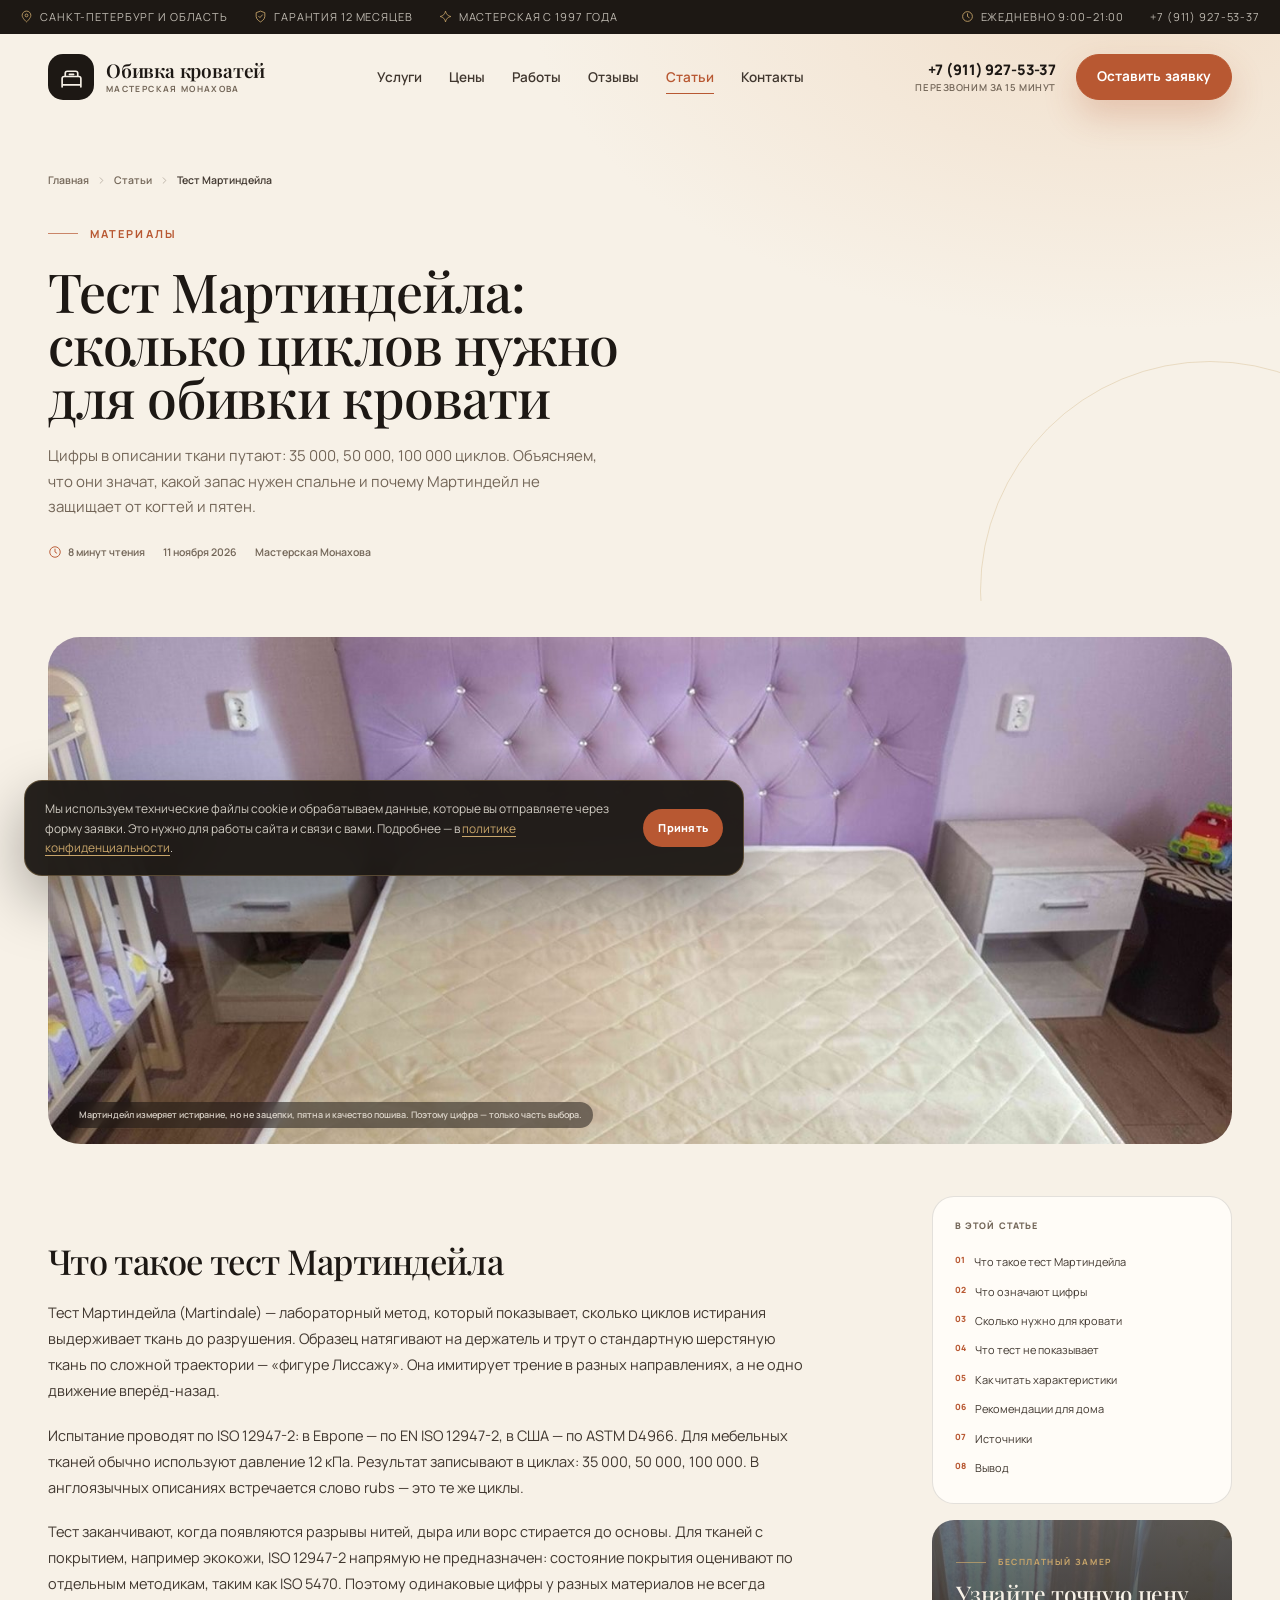
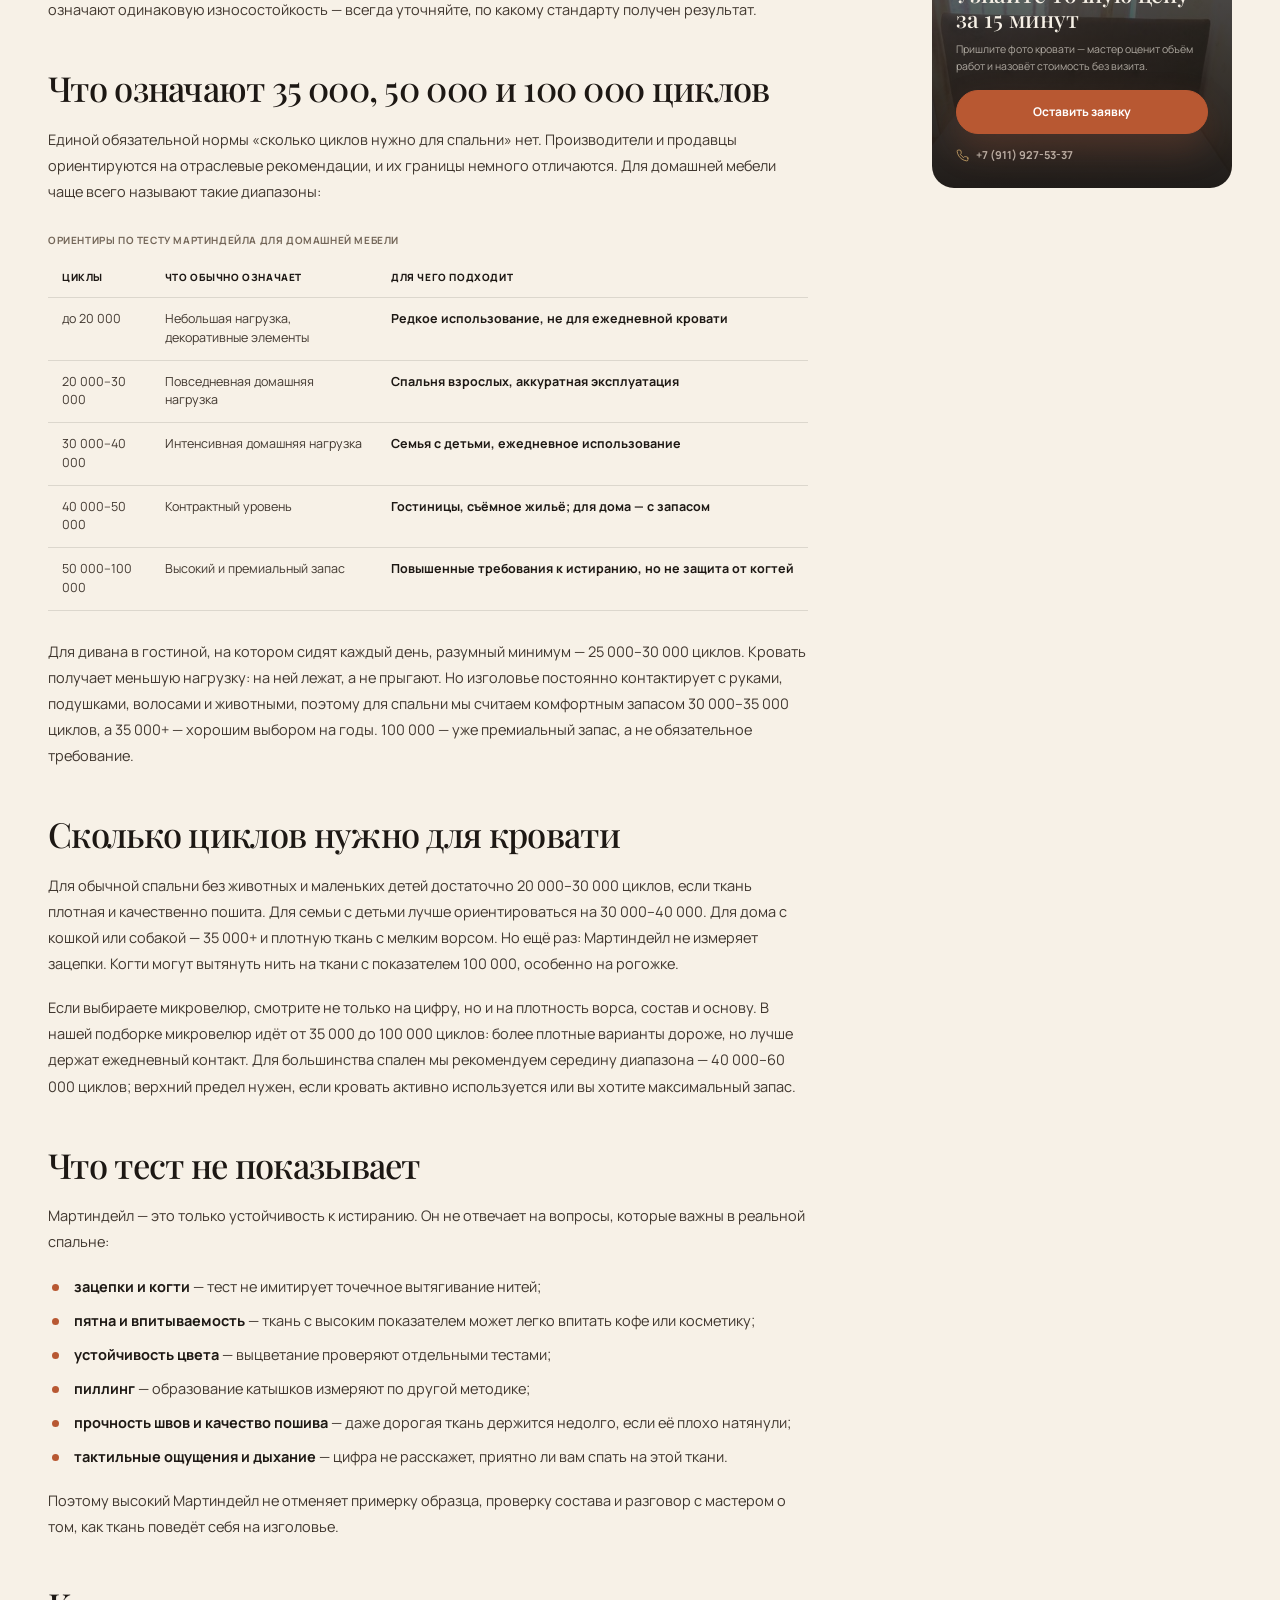
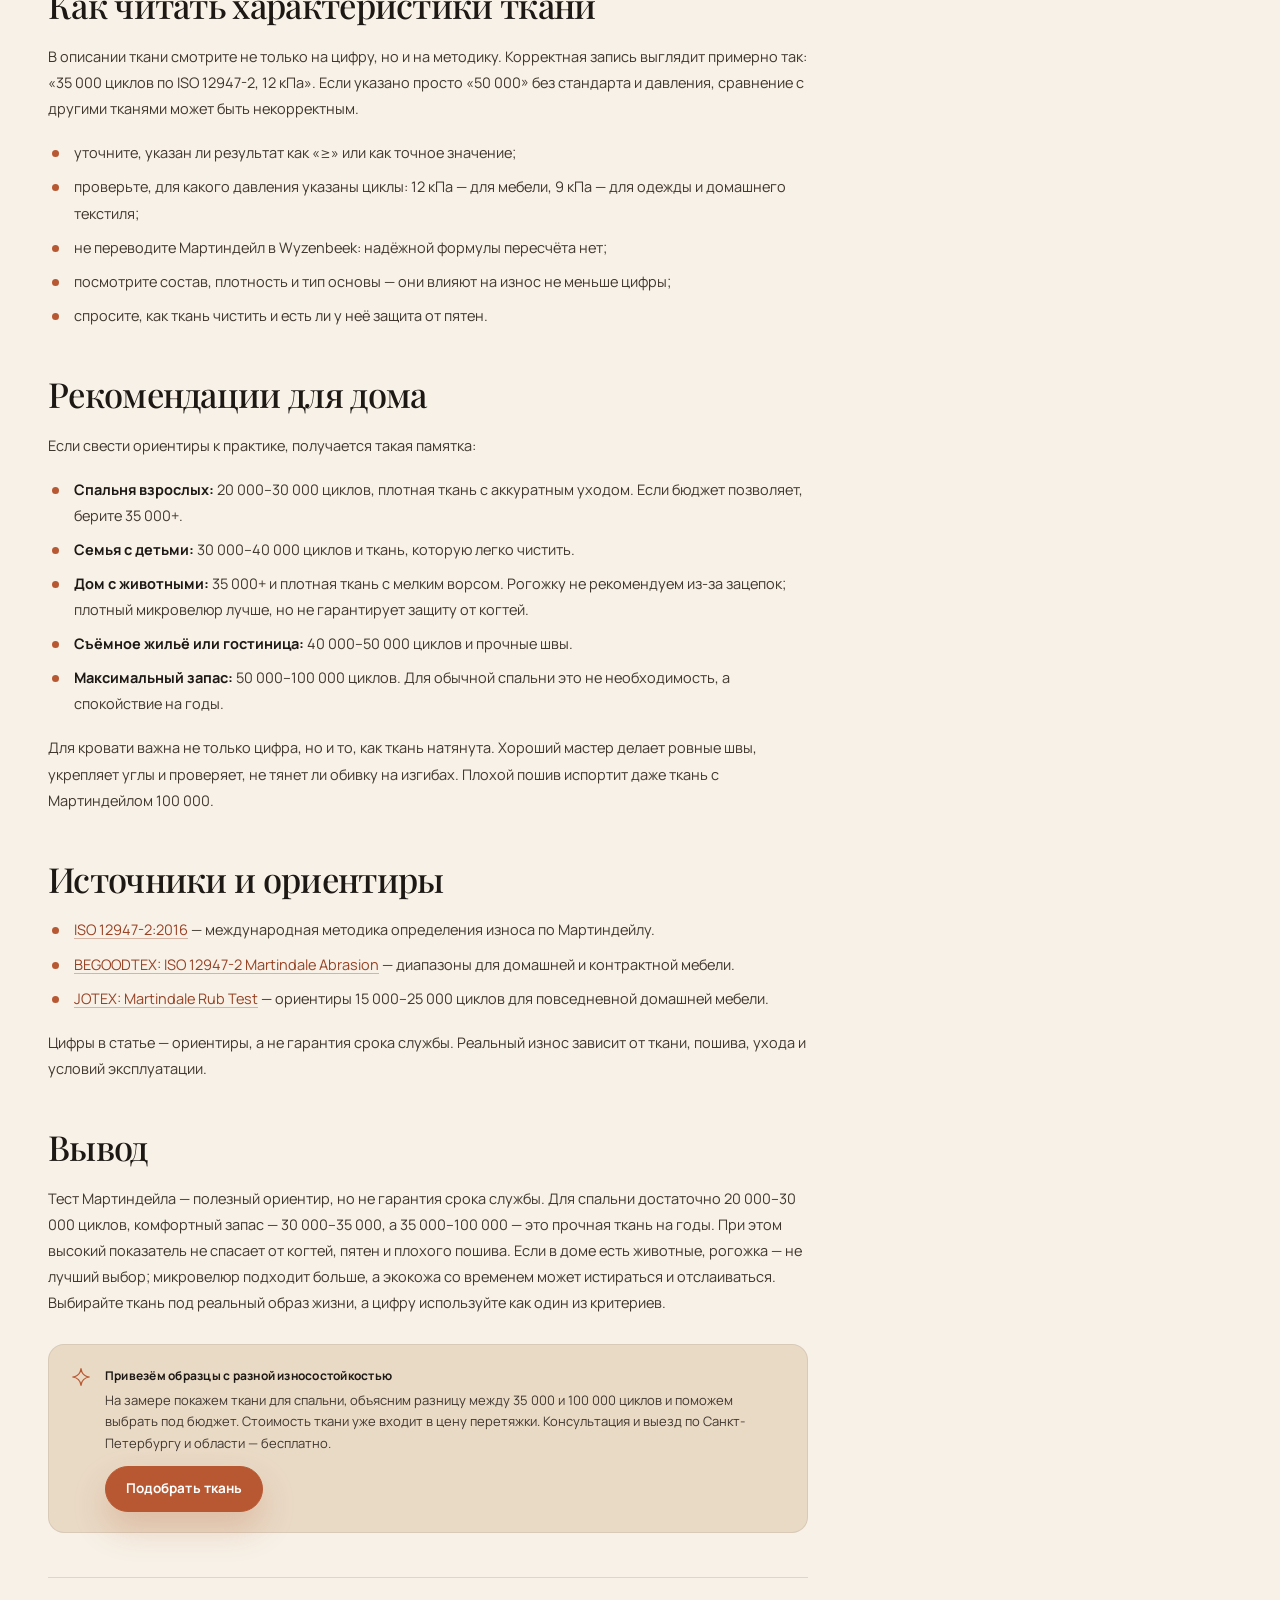
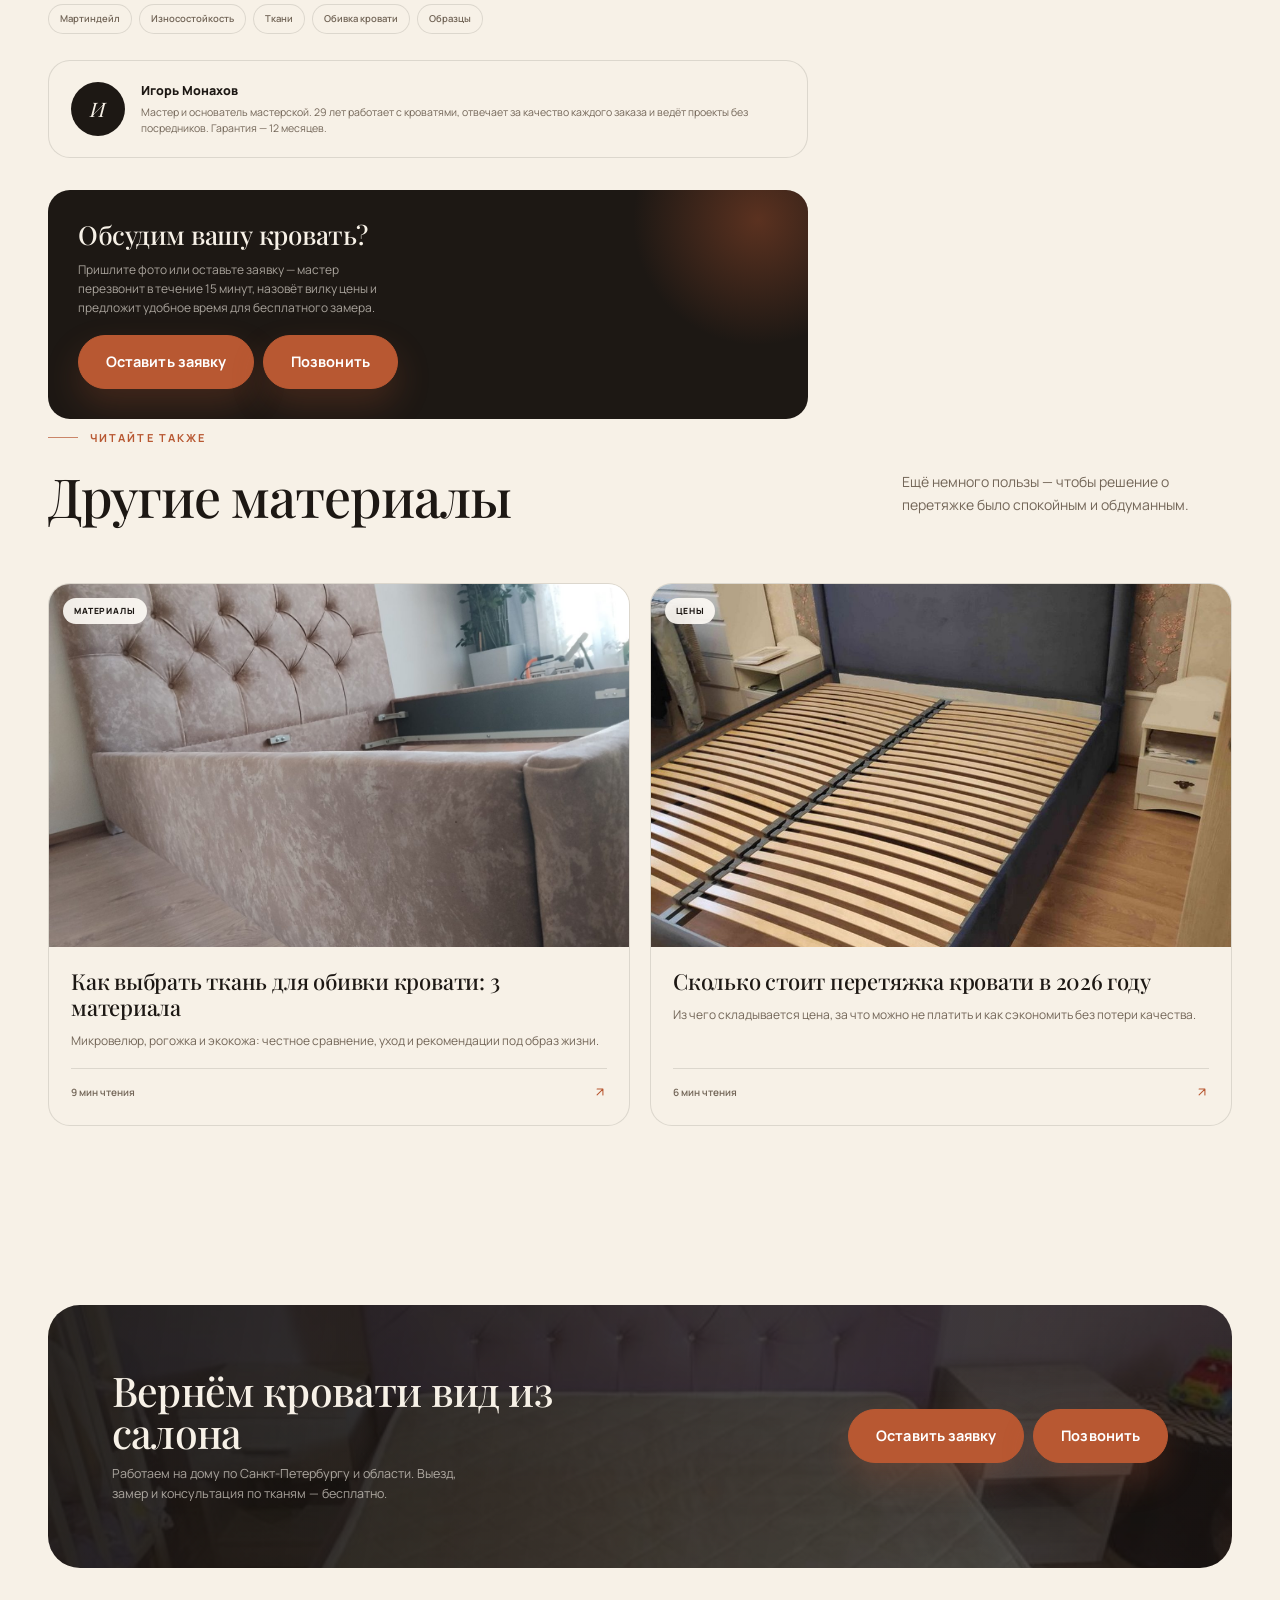
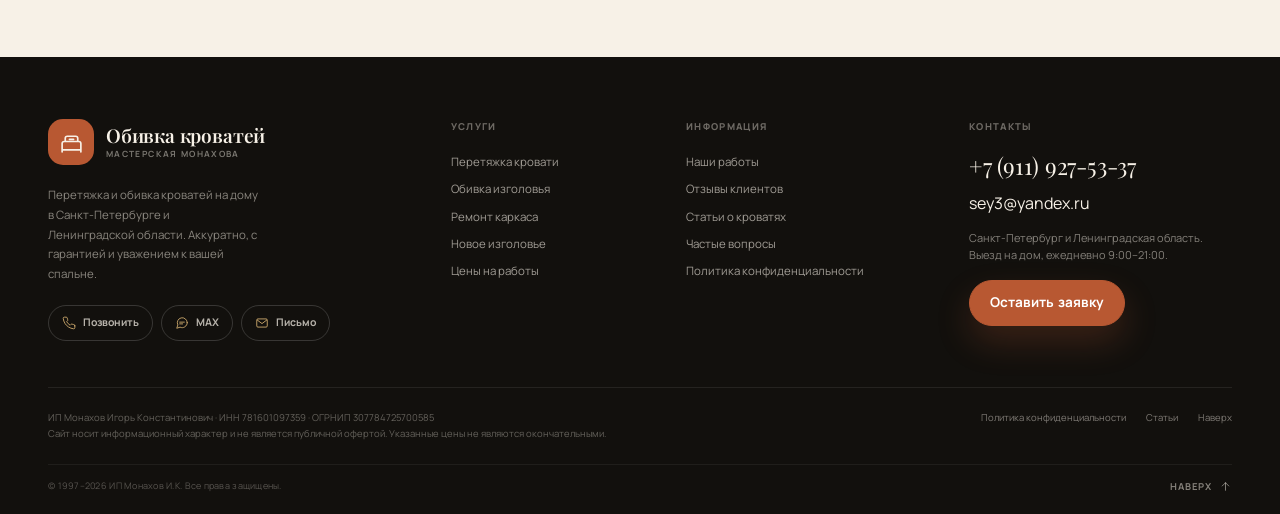
<file: articles/test-martindejla.html>
<!DOCTYPE html>
<html lang="ru">
<head>
  <meta charset="utf-8">
  <meta name="viewport" content="width=device-width, initial-scale=1">
  <title>Тест Мартиндейла: сколько циклов нужно для обивки кровати | Обивка кроватей</title>
  <meta name="description" content="Разбираем тест Мартиндейла: что означают 35 000, 50 000 и 100 000 циклов, какие показатели нужны для спальни и почему высокая цифра не гарантирует долговечность.">
  <meta name="robots" content="index, follow, max-image-preview:large">
  <meta name="theme-color" content="#f7f1e7">
  <link rel="canonical" href="https://system785.github.io/obivka-krovatei/articles/test-martindejla.html">

  <meta property="og:type" content="article">
  <meta property="og:locale" content="ru_RU">
  <meta property="og:site_name" content="Обивка кроватей — мастерская Монахова">
  <meta property="og:title" content="Тест Мартиндейла: сколько циклов нужно для обивки кровати">
  <meta property="og:description" content="Разбираем тест Мартиндейла: что означают 35 000, 50 000 и 100 000 циклов, какие показатели нужны для спальни и почему высокая цифра не гарантирует долговечность.">
  <meta property="og:url" content="https://system785.github.io/obivka-krovatei/articles/test-martindejla.html">
  <meta property="og:image" content="https://system785.github.io/obivka-krovatei/assets/img/og-image.jpg">
  <meta property="og:image:width" content="1200">
  <meta property="og:image:height" content="630">
  <meta property="article:published_time" content="2026-11-11">
  <meta property="article:modified_time" content="2026-11-11">
  <meta property="article:section" content="Материалы">
  <meta name="twitter:card" content="summary_large_image">
  <meta name="twitter:title" content="Тест Мартиндейла: сколько циклов нужно для обивки кровати">
  <meta name="twitter:description" content="Разбираем тест Мартиндейла: что означают 35 000, 50 000 и 100 000 циклов, какие показатели нужны для спальни и почему высокая цифра не гарантирует долговечность.">
  <meta name="twitter:image" content="https://system785.github.io/obivka-krovatei/assets/img/og-image.jpg">

  <link rel="icon" href="../assets/img/favicon.svg" type="image/svg+xml">
  <link rel="apple-touch-icon" href="../assets/img/apple-touch-icon.png">
  <link rel="preconnect" href="https://fonts.googleapis.com">
  <link rel="preconnect" href="https://fonts.gstatic.com" crossorigin>
  <link href="https://fonts.googleapis.com/css2?family=Manrope:wght@400;500;600;700;800&family=Playfair+Display:ital,wght@0,500;0,600;1,500&display=swap" rel="stylesheet">
  <link rel="stylesheet" href="../assets/css/style.css">
  <link rel="stylesheet" href="../assets/css/pages.css">
  <script>document.documentElement.classList.add('js');</script>

  <script type="application/ld+json">
  {
    "@context": "https://schema.org",
    "@type": "Article",
    "headline": "Тест Мартиндейла: сколько циклов нужно для обивки кровати",
    "description": "Разбираем тест Мартиндейла: что означают 35 000, 50 000 и 100 000 циклов, какие показатели нужны для спальни и почему высокая цифра не гарантирует долговечность.",
    "image": "https://system785.github.io/obivka-krovatei/assets/img/og-image.jpg",
    "datePublished": "2026-11-11",
    "dateModified": "2026-11-11",
    "author": {
      "@type": "Organization",
      "name": "Обивка кроватей — мастерская Монахова",
      "url": "https://system785.github.io/obivka-krovatei/"
    },
    "publisher": {
      "@type": "Organization",
      "name": "Обивка кроватей — мастерская Монахова",
      "logo": {
        "@type": "ImageObject",
        "url": "https://system785.github.io/obivka-krovatei/assets/img/favicon.svg"
      }
    },
    "mainEntityOfPage": "https://system785.github.io/obivka-krovatei/articles/test-martindejla.html"
  }
  </script>
</head>
<body id="top">

<a class="skip-link" href="#main">Перейти к содержанию</a>
<div class="scroll-progress" aria-hidden="true"><span id="scrollProgress"></span></div>

<svg width="0" height="0" aria-hidden="true" focusable="false" style="position:absolute">
  <defs>
    <symbol id="i-bed" viewBox="0 0 24 24"><path d="M3 19v-6a2 2 0 0 1 2-2h14a2 2 0 0 1 2 2v6M3 19h18M3 19v2M21 19v2M6 11V8a2 2 0 0 1 2-2h8a2 2 0 0 1 2 2v3M10 9h4" fill="none" stroke="currentColor" stroke-width="1.6" stroke-linecap="round" stroke-linejoin="round"/></symbol>
    <symbol id="i-phone" viewBox="0 0 24 24"><path d="M22 16.92v3a2 2 0 0 1-2.18 2 19.8 19.8 0 0 1-8.63-3.07 19.5 19.5 0 0 1-6-6A19.8 19.8 0 0 1 2.12 4.18 2 2 0 0 1 4.11 2h3a2 2 0 0 1 2 1.72c.12.9.33 1.78.62 2.63a2 2 0 0 1-.45 2.11L8 9.73a16 16 0 0 0 6 6l1.27-1.27a2 2 0 0 1 2.11-.45c.85.29 1.73.5 2.63.62A2 2 0 0 1 22 16.92Z" fill="none" stroke="currentColor" stroke-width="1.6" stroke-linecap="round" stroke-linejoin="round"/></symbol>
    <symbol id="i-mail" viewBox="0 0 24 24"><rect x="3" y="5" width="18" height="14" rx="2" fill="none" stroke="currentColor" stroke-width="1.6"/><path d="m4 7 8 6 8-6" fill="none" stroke="currentColor" stroke-width="1.6" stroke-linecap="round" stroke-linejoin="round"/></symbol>
    <symbol id="i-max" viewBox="0 0 24 24"><path d="M21 11.5a8.5 8.5 0 0 1-12.3 7.6L3 21l1.9-5.7A8.5 8.5 0 1 1 21 11.5Z" fill="none" stroke="currentColor" stroke-width="1.6" stroke-linecap="round" stroke-linejoin="round"/><path d="M8 10.5h8M8 13.5h5" fill="none" stroke="currentColor" stroke-width="1.6" stroke-linecap="round"/></symbol>
    <symbol id="i-arrow-up-right" viewBox="0 0 24 24"><path d="M7 17 17 7M7 7h10v10" fill="none" stroke="currentColor" stroke-width="1.8" stroke-linecap="round" stroke-linejoin="round"/></symbol>
    <symbol id="i-arrow-right" viewBox="0 0 24 24"><path d="M4 12h16M14 6l6 6-6 6" fill="none" stroke="currentColor" stroke-width="1.8" stroke-linecap="round" stroke-linejoin="round"/></symbol>
    <symbol id="i-arrow-up" viewBox="0 0 24 24"><path d="M12 19V5M6 11l6-6 6 6" fill="none" stroke="currentColor" stroke-width="1.8" stroke-linecap="round" stroke-linejoin="round"/></symbol>
    <symbol id="i-check" viewBox="0 0 24 24"><path d="m20 6-11 11-5-5" fill="none" stroke="currentColor" stroke-width="1.8" stroke-linecap="round" stroke-linejoin="round"/></symbol>
    <symbol id="i-sparkle" viewBox="0 0 24 24"><path d="M12 2c.7 5.3 4.7 9.3 10 10-5.3.7-9.3 4.7-10 10-.7-5.3-4.7-9.3-10-10 5.3-.7 9.3-4.7 10-10Z" fill="none" stroke="currentColor" stroke-width="1.4" stroke-linejoin="round"/></symbol>
    <symbol id="i-close" viewBox="0 0 24 24"><path d="m6 6 12 12M18 6 6 18" fill="none" stroke="currentColor" stroke-width="1.8" stroke-linecap="round"/></symbol>
    <symbol id="i-chevron-right" viewBox="0 0 24 24"><path d="m9 6 6 6-6 6" fill="none" stroke="currentColor" stroke-width="1.8" stroke-linecap="round" stroke-linejoin="round"/></symbol>
    <symbol id="i-clock" viewBox="0 0 24 24"><circle cx="12" cy="12" r="9" fill="none" stroke="currentColor" stroke-width="1.6"/><path d="M12 7v5l3 2" fill="none" stroke="currentColor" stroke-width="1.6" stroke-linecap="round" stroke-linejoin="round"/></symbol>
    <symbol id="i-copy" viewBox="0 0 24 24"><rect x="8" y="8" width="12" height="12" rx="2" fill="none" stroke="currentColor" stroke-width="1.6"/><path d="M16 8V6a2 2 0 0 0-2-2H6a2 2 0 0 0-2 2v8a2 2 0 0 0 2 2h2" fill="none" stroke="currentColor" stroke-width="1.6"/></symbol>
    <symbol id="i-shield" viewBox="0 0 24 24"><path d="M12 22s8-4 8-10V5l-8-3-8 3v7c0 6 8 10 8 10Z" fill="none" stroke="currentColor" stroke-width="1.6" stroke-linejoin="round"/><path d="m8.5 11.5 2.5 2.5 4.5-5" fill="none" stroke="currentColor" stroke-width="1.6" stroke-linecap="round" stroke-linejoin="round"/></symbol>
    <symbol id="i-pin" viewBox="0 0 24 24"><path d="M20 10c0 5-8 12-8 12S4 15 4 10a8 8 0 1 1 16 0Z" fill="none" stroke="currentColor" stroke-width="1.6" stroke-linejoin="round"/><circle cx="12" cy="10" r="2.6" fill="none" stroke="currentColor" stroke-width="1.6"/></symbol>
    <symbol id="i-quote" viewBox="0 0 24 24"><path d="M10 7H6a2 2 0 0 0-2 2v4a2 2 0 0 0 2 2h3v2a2 2 0 0 1-2 2M20 7h-4a2 2 0 0 0-2 2v4a2 2 0 0 0 2 2h3v2a2 2 0 0 1-2 2" fill="none" stroke="currentColor" stroke-width="1.6" stroke-linecap="round" stroke-linejoin="round"/></symbol>
  </defs>
</svg>

<header class="site-header" id="header">
  <div class="topbar">
    <div class="container topbar__inner">
      <div class="topbar__list">
        <span class="topbar__item"><svg class="icon" aria-hidden="true"><use href="#i-pin"></use></svg>Санкт-Петербург и область</span>
        <span class="topbar__item"><svg class="icon" aria-hidden="true"><use href="#i-shield"></use></svg>Гарантия 12 месяцев</span>
        <span class="topbar__item"><svg class="icon" aria-hidden="true"><use href="#i-sparkle"></use></svg>Мастерская с 1997 года</span>
      </div>
      <div class="topbar__list">
        <span class="topbar__item"><svg class="icon" aria-hidden="true"><use href="#i-clock"></use></svg>Ежедневно 9:00–21:00</span>
        <a class="topbar__item" href="tel:+79119275337">+7 (911) 927-53-37</a>
      </div>
    </div>
  </div>
  <div class="container header__inner">
    <a class="logo" href="../index.html" aria-label="Обивка кроватей — на главную">
      <span class="logo__mark"><svg class="icon" aria-hidden="true"><use href="#i-bed"></use></svg></span>
      <span class="logo__text"><span class="logo__title">Обивка кроватей</span><span class="logo__sub">мастерская Монахова</span></span>
    </a>
    <nav class="nav" aria-label="Основная навигация">
      <a class="nav__link" href="../index.html#services">Услуги</a>
      <a class="nav__link" href="../index.html#prices">Цены</a>
      <a class="nav__link" href="../index.html#works">Работы</a>
      <a class="nav__link" href="../index.html#reviews">Отзывы</a>
      <a class="nav__link is-active" href="../articles.html" aria-current="page">Статьи</a>
      <a class="nav__link" href="../index.html#contacts">Контакты</a>
    </nav>
    <div class="header__actions">
      <div class="header__phone"><a href="tel:+79119275337">+7 (911) 927-53-37</a><span>перезвоним за 15 минут</span></div>
      <button class="btn btn--primary btn--sm" type="button" data-open-lead data-service="Перетяжка кровати">Оставить заявку</button>
      <button class="burger" id="burger" type="button" aria-label="Открыть меню" aria-expanded="false" aria-controls="mobileMenu"><span></span><span></span></button>
    </div>
  </div>
</header>

<div class="mobile-menu" id="mobileMenu" aria-hidden="true">
  <div class="mobile-menu__head">
    <a class="logo" href="../index.html" aria-label="Обивка кроватей — на главную">
      <span class="logo__mark"><svg class="icon" aria-hidden="true"><use href="#i-bed"></use></svg></span>
      <span class="logo__text"><span class="logo__title">Обивка кроватей</span><span class="logo__sub">мастерская Монахова</span></span>
    </a>
    <button class="mobile-menu__close" id="menuClose" type="button" aria-label="Закрыть меню"><svg class="icon" aria-hidden="true"><use href="#i-close"></use></svg></button>
  </div>
  <nav class="mobile-nav" aria-label="Мобильная навигация">
    <a class="mobile-nav__link" href="../index.html#services"><span>01</span>Услуги</a>
    <a class="mobile-nav__link" href="../index.html#prices"><span>02</span>Цены</a>
    <a class="mobile-nav__link" href="../index.html#works"><span>03</span>Работы</a>
    <a class="mobile-nav__link" href="../index.html#reviews"><span>04</span>Отзывы</a>
    <a class="mobile-nav__link" href="../articles.html"><span>05</span>Статьи</a>
    <a class="mobile-nav__link" href="../index.html#contacts"><span>06</span>Контакты</a>
  </nav>
  <div class="mobile-menu__contacts">
    <a class="mobile-menu__phone" href="tel:+79119275337">+7 (911) 927-53-37</a>
    <p class="mobile-menu__note">Санкт-Петербург и область · ежедневно 9:00–21:00</p>
    <div class="mobile-menu__actions">
      <button class="btn btn--primary" type="button" data-open-lead data-service="Перетяжка кровати">Оставить заявку</button>
      <button class="btn btn--outline" type="button" data-open-max>Написать в MAX</button>
    </div>
    <a class="btn btn--ghost" href="mailto:sey3@yandex.ru?subject=Заявка%20на%20перетяжку%20кровати">Написать письмо</a>
  </div>
</div>

<main id="main">
  <article>
    <header class="page-hero article-hero">
      <div class="container">
        <nav class="breadcrumbs" aria-label="Хлебные крошки">
          <a href="../index.html">Главная</a>
          <svg class="icon" aria-hidden="true"><use href="#i-chevron-right"></use></svg>
          <a href="../articles.html">Статьи</a>
          <svg class="icon" aria-hidden="true"><use href="#i-chevron-right"></use></svg>
          <span aria-current="page">Тест Мартиндейла</span>
        </nav>
        <div class="eyebrow">Материалы</div>
        <h1>Тест Мартиндейла: сколько циклов нужно для обивки кровати</h1>
        <p class="page-hero__lead">Цифры в описании ткани путают: 35 000, 50 000, 100 000 циклов. Объясняем, что они значат, какой запас нужен спальне и почему Мартиндейл не защищает от когтей и пятен.</p>
        <div class="page-hero__meta">
          <span><svg class="icon" aria-hidden="true"><use href="#i-clock"></use></svg>8 минут чтения</span>
          <span>11 ноября 2026</span>
          <span>Мастерская Монахова</span>
        </div>
      </div>
    </header>

    <div class="container">
      <figure class="article-cover">
        <img src="../assets/img/work-living.jpg" width="1400" height="1050" alt="Кровать с тканевой обивкой в тёплой спальне" fetchpriority="high">
        <figcaption>Мартиндейл измеряет истирание, но не зацепки, пятна и качество пошива. Поэтому цифра — только часть выбора.</figcaption>
      </figure>

      <div class="article-layout">
        <div class="article-body">
          <div class="prose">
            <h2 id="chto-takoe">Что такое тест Мартиндейла</h2>
<p>Тест Мартиндейла (Martindale) — лабораторный метод, который показывает, сколько циклов истирания выдерживает ткань до разрушения. Образец натягивают на держатель и трут о стандартную шерстяную ткань по сложной траектории — «фигуре Лиссажу». Она имитирует трение в разных направлениях, а не одно движение вперёд-назад.</p>
<p>Испытание проводят по ISO 12947-2: в Европе — по EN ISO 12947-2, в США — по ASTM D4966. Для мебельных тканей обычно используют давление 12 кПа. Результат записывают в циклах: 35 000, 50 000, 100 000. В англоязычных описаниях встречается слово rubs — это те же циклы.</p>
<p>Тест заканчивают, когда появляются разрывы нитей, дыра или ворс стирается до основы. Для тканей с покрытием, например экокожи, ISO 12947-2 напрямую не предназначен: состояние покрытия оценивают по отдельным методикам, таким как ISO 5470. Поэтому одинаковые цифры у разных материалов не всегда означают одинаковую износостойкость — всегда уточняйте, по какому стандарту получен результат.</p>

<h2 id="cifry">Что означают 35 000, 50 000 и 100 000 циклов</h2>
<p>Единой обязательной нормы «сколько циклов нужно для спальни» нет. Производители и продавцы ориентируются на отраслевые рекомендации, и их границы немного отличаются. Для домашней мебели чаще всего называют такие диапазоны:</p>
<div class="table-scroll">
  <table>
    <caption>Ориентиры по тесту Мартиндейла для домашней мебели</caption>
    <thead>
      <tr><th scope="col">Циклы</th><th scope="col">Что обычно означает</th><th scope="col">Для чего подходит</th></tr>
    </thead>
    <tbody>
      <tr><td>до 20 000</td><td>Небольшая нагрузка, декоративные элементы</td><td>Редкое использование, не для ежедневной кровати</td></tr>
      <tr><td>20 000–30 000</td><td>Повседневная домашняя нагрузка</td><td>Спальня взрослых, аккуратная эксплуатация</td></tr>
      <tr><td>30 000–40 000</td><td>Интенсивная домашняя нагрузка</td><td>Семья с детьми, ежедневное использование</td></tr>
      <tr><td>40 000–50 000</td><td>Контрактный уровень</td><td>Гостиницы, съёмное жильё; для дома — с запасом</td></tr>
      <tr><td>50 000–100 000</td><td>Высокий и премиальный запас</td><td>Повышенные требования к истиранию, но не защита от когтей</td></tr>
    </tbody>
  </table>
</div>
<p>Для дивана в гостиной, на котором сидят каждый день, разумный минимум — 25 000–30 000 циклов. Кровать получает меньшую нагрузку: на ней лежат, а не прыгают. Но изголовье постоянно контактирует с руками, подушками, волосами и животными, поэтому для спальни мы считаем комфортным запасом 30 000–35 000 циклов, а 35 000+ — хорошим выбором на годы. 100 000 — уже премиальный запас, а не обязательное требование.</p>

<h2 id="dlya-krovati">Сколько циклов нужно для кровати</h2>
<p>Для обычной спальни без животных и маленьких детей достаточно 20 000–30 000 циклов, если ткань плотная и качественно пошита. Для семьи с детьми лучше ориентироваться на 30 000–40 000. Для дома с кошкой или собакой — 35 000+ и плотную ткань с мелким ворсом. Но ещё раз: Мартиндейл не измеряет зацепки. Когти могут вытянуть нить на ткани с показателем 100 000, особенно на рогожке.</p>
<p>Если выбираете микровелюр, смотрите не только на цифру, но и на плотность ворса, состав и основу. В нашей подборке микровелюр идёт от 35 000 до 100 000 циклов: более плотные варианты дороже, но лучше держат ежедневный контакт. Для большинства спален мы рекомендуем середину диапазона — 40 000–60 000 циклов; верхний предел нужен, если кровать активно используется или вы хотите максимальный запас.</p>

<h2 id="chto-ne-pokazyvaet">Что тест не показывает</h2>
<p>Мартиндейл — это только устойчивость к истиранию. Он не отвечает на вопросы, которые важны в реальной спальне:</p>
<ul>
  <li><strong>зацепки и когти</strong> — тест не имитирует точечное вытягивание нитей;</li>
  <li><strong>пятна и впитываемость</strong> — ткань с высоким показателем может легко впитать кофе или косметику;</li>
  <li><strong>устойчивость цвета</strong> — выцветание проверяют отдельными тестами;</li>
  <li><strong>пиллинг</strong> — образование катышков измеряют по другой методике;</li>
  <li><strong>прочность швов и качество пошива</strong> — даже дорогая ткань держится недолго, если её плохо натянули;</li>
  <li><strong>тактильные ощущения и дыхание</strong> — цифра не расскажет, приятно ли вам спать на этой ткани.</li>
</ul>
<p>Поэтому высокий Мартиндейл не отменяет примерку образца, проверку состава и разговор с мастером о том, как ткань поведёт себя на изголовье.</p>

<h2 id="kak-chitat">Как читать характеристики ткани</h2>
<p>В описании ткани смотрите не только на цифру, но и на методику. Корректная запись выглядит примерно так: «35 000 циклов по ISO 12947-2, 12 кПа». Если указано просто «50 000» без стандарта и давления, сравнение с другими тканями может быть некорректным.</p>
<ul>
  <li>уточните, указан ли результат как «≥» или как точное значение;</li>
  <li>проверьте, для какого давления указаны циклы: 12 кПа — для мебели, 9 кПа — для одежды и домашнего текстиля;</li>
  <li>не переводите Мартиндейл в Wyzenbeek: надёжной формулы пересчёта нет;</li>
  <li>посмотрите состав, плотность и тип основы — они влияют на износ не меньше цифры;</li>
  <li>спросите, как ткань чистить и есть ли у неё защита от пятен.</li>
</ul>

<h2 id="rekomendacii">Рекомендации для дома</h2>
<p>Если свести ориентиры к практике, получается такая памятка:</p>
<ul>
  <li><strong>Спальня взрослых:</strong> 20 000–30 000 циклов, плотная ткань с аккуратным уходом. Если бюджет позволяет, берите 35 000+.</li>
  <li><strong>Семья с детьми:</strong> 30 000–40 000 циклов и ткань, которую легко чистить.</li>
  <li><strong>Дом с животными:</strong> 35 000+ и плотная ткань с мелким ворсом. Рогожку не рекомендуем из-за зацепок; плотный микровелюр лучше, но не гарантирует защиту от когтей.</li>
  <li><strong>Съёмное жильё или гостиница:</strong> 40 000–50 000 циклов и прочные швы.</li>
  <li><strong>Максимальный запас:</strong> 50 000–100 000 циклов. Для обычной спальни это не необходимость, а спокойствие на годы.</li>
</ul>
<p>Для кровати важна не только цифра, но и то, как ткань натянута. Хороший мастер делает ровные швы, укрепляет углы и проверяет, не тянет ли обивку на изгибах. Плохой пошив испортит даже ткань с Мартиндейлом 100 000.</p>

<h2 id="istochniki">Источники и ориентиры</h2>
<ul>
  <li><a href="https://www.iso.org/standard/61058.html" target="_blank" rel="noopener">ISO 12947-2:2016</a> — международная методика определения износа по Мартиндейлу.</li>
  <li><a href="https://begoodtex.com/blog/iso-12947-2-martindale-abrasion/" target="_blank" rel="noopener">BEGOODTEX: ISO 12947-2 Martindale Abrasion</a> — диапазоны для домашней и контрактной мебели.</li>
  <li><a href="https://jotexfabrics.com/guides/martindale-rub-test/" target="_blank" rel="noopener">JOTEX: Martindale Rub Test</a> — ориентиры 15 000–25 000 циклов для повседневной домашней мебели.</li>
</ul>
<p>Цифры в статье — ориентиры, а не гарантия срока службы. Реальный износ зависит от ткани, пошива, ухода и условий эксплуатации.</p>

<h2 id="itog">Вывод</h2>
<p>Тест Мартиндейла — полезный ориентир, но не гарантия срока службы. Для спальни достаточно 20 000–30 000 циклов, комфортный запас — 30 000–35 000, а 35 000–100 000 — это прочная ткань на годы. При этом высокий показатель не спасает от когтей, пятен и плохого пошива. Если в доме есть животные, рогожка — не лучший выбор; микровелюр подходит больше, а экокожа со временем может истираться и отслаиваться. Выбирайте ткань под реальный образ жизни, а цифру используйте как один из критериев.</p>
<div class="callout">
  <svg class="icon" aria-hidden="true"><use href="#i-sparkle"></use></svg>
  <div>
    <strong>Привезём образцы с разной износостойкостью</strong>
    <p>На замере покажем ткани для спальни, объясним разницу между 35 000 и 100 000 циклов и поможем выбрать под бюджет. Стоимость ткани уже входит в цену перетяжки. Консультация и выезд по Санкт-Петербургу и области — бесплатно.</p>
    <button class="btn btn--primary btn--sm" type="button" data-open-lead data-service="Консультация по тканям">Подобрать ткань</button>
  </div>
</div>

          </div>

          <footer class="article-foot">
            <div class="article-tags">
              <span>Мартиндейл</span>
<span>Износостойкость</span>
<span>Ткани</span>
<span>Обивка кровати</span>
<a href="../index.html#materials">Образцы</a>

            </div>
            <div class="author">
              <span class="author__avatar">И</span>
              <div>
                <strong>Игорь Монахов</strong>
                <p>Мастер и основатель мастерской. 29 лет работает с кроватями, отвечает за качество каждого заказа и ведёт проекты без посредников. Гарантия — 12 месяцев.</p>
              </div>
            </div>
            <div class="article-cta">
              <h3>Обсудим вашу кровать?</h3>
              <p>Пришлите фото или оставьте заявку — мастер перезвонит в течение 15 минут, назовёт вилку цены и предложит удобное время для бесплатного замера.</p>
              <div class="article-cta__actions">
                <button class="btn btn--primary" type="button" data-open-lead data-service="Перетяжка кровати">Оставить заявку</button>
                <a class="btn btn--outline" href="tel:+79119275337">Позвонить</a>
              </div>
            </div>
          </footer>
        </div>

        <aside class="article-aside" aria-label="Содержание и заявка">
          <nav class="toc" aria-label="Содержание статьи">
            <div class="toc__title">В этой статье</div>
            <ol>
              <li><a href="#chto-takoe">Что такое тест Мартиндейла</a></li>
<li><a href="#cifry">Что означают цифры</a></li>
<li><a href="#dlya-krovati">Сколько нужно для кровати</a></li>
<li><a href="#chto-ne-pokazyvaet">Что тест не показывает</a></li>
<li><a href="#kak-chitat">Как читать характеристики</a></li>
<li><a href="#rekomendacii">Рекомендации для дома</a></li>
<li><a href="#istochniki">Источники</a></li>
<li><a href="#itog">Вывод</a></li>

            </ol>
          </nav>
          <div class="aside-cta">
            <div class="eyebrow eyebrow--light">Бесплатный замер</div>
            <h3>Узнайте точную цену за 15 минут</h3>
            <p>Пришлите фото кровати — мастер оценит объём работ и назовёт стоимость без визита.</p>
            <button class="btn btn--light btn--wide" type="button" data-open-lead data-service="Расчёт стоимости">Оставить заявку</button>
            <a class="aside-cta__phone" href="tel:+79119275337"><svg class="icon" aria-hidden="true"><use href="#i-phone"></use></svg>+7 (911) 927-53-37</a>
          </div>
        </aside>
      </div>
    </div>
  </article>

  <section class="section section--tight related">
    <div class="container">
      <div class="section-head">
        <div class="section-head__copy" data-reveal>
          <div class="eyebrow">Читайте также</div>
          <h2>Другие материалы</h2>
        </div>
        <div class="section-head__aside" data-reveal style="--d:.08s">
          <p>Ещё немного пользы — чтобы решение о перетяжке было спокойным и обдуманным.</p>
        </div>
      </div>
      <div class="related__grid">
        <a class="article-card" href="kak-vybrat-tkan-dlya-obivki.html">
  <div class="article-card__media">
    <img src="../assets/img/work-update-1.jpg" width="1400" height="1050" alt="Обивка кровати и выбор ткани" loading="lazy">
    <span class="article-card__cat">Материалы</span>
  </div>
  <div class="article-card__body">
    <h3>Как выбрать ткань для обивки кровати: 3 материала</h3>
    <p>Микровелюр, рогожка и экокожа: честное сравнение, уход и рекомендации под образ жизни.</p>
    <span class="article-card__meta"><span>9 мин чтения</span><svg class="icon" aria-hidden="true"><use href="#i-arrow-up-right"></use></svg></span>
  </div>
</a>
<a class="article-card" href="skolko-stoit-peretyazhka-krovati.html">
  <div class="article-card__media">
    <img src="../assets/img/hero-bed.jpg" width="937" height="1250" alt="Кровать после перетяжки — пример расчёта стоимости" loading="lazy">
    <span class="article-card__cat">Цены</span>
  </div>
  <div class="article-card__body">
    <h3>Сколько стоит перетяжка кровати в 2026 году</h3>
    <p>Из чего складывается цена, за что можно не платить и как сэкономить без потери качества.</p>
    <span class="article-card__meta"><span>6 мин чтения</span><svg class="icon" aria-hidden="true"><use href="#i-arrow-up-right"></use></svg></span>
  </div>
</a>

      </div>
    </div>
  </section>

  <section class="section section--tight">
    <div class="container">
      <div class="cta-band" data-reveal>
        <div class="cta-band__inner">
          <div>
            <h2>Вернём кровати вид из салона</h2>
            <p>Работаем на дому по Санкт-Петербургу и области. Выезд, замер и консультация по тканям — бесплатно.</p>
          </div>
          <div class="cta-band__actions">
            <button class="btn btn--primary" type="button" data-open-lead data-service="Перетяжка кровати">Оставить заявку</button>
            <a class="btn btn--light" href="tel:+79119275337">Позвонить</a>
          </div>
        </div>
      </div>
    </div>
  </section>
</main>

<footer class="footer">
  <div class="container">
    <div class="footer__grid">
      <div class="footer__about">
        <a class="logo" href="../index.html" aria-label="Обивка кроватей — на главную">
          <span class="logo__mark"><svg class="icon" aria-hidden="true"><use href="#i-bed"></use></svg></span>
          <span class="logo__text"><span class="logo__title">Обивка кроватей</span><span class="logo__sub">мастерская Монахова</span></span>
        </a>
        <p>Перетяжка и обивка кроватей на дому в Санкт-Петербурге и Ленинградской области. Аккуратно, с гарантией и уважением к вашей спальне.</p>
        <div class="footer__socials">
          <a class="footer__social" href="tel:+79119275337"><svg class="icon" aria-hidden="true"><use href="#i-phone"></use></svg>Позвонить</a>
          <button class="footer__social" type="button" data-open-max><svg class="icon" aria-hidden="true"><use href="#i-max"></use></svg>MAX</button>
          <a class="footer__social" href="mailto:sey3@yandex.ru"><svg class="icon" aria-hidden="true"><use href="#i-mail"></use></svg>Письмо</a>
        </div>
      </div>
      <div>
        <div class="footer__title">Услуги</div>
        <div class="footer__links">
          <a href="../index.html#services">Перетяжка кровати</a>
          <a href="../index.html#services">Обивка изголовья</a>
          <a href="../index.html#services">Ремонт каркаса</a>
          <a href="../index.html#services">Новое изголовье</a>
          <a href="../index.html#prices">Цены на работы</a>
        </div>
      </div>
      <div>
        <div class="footer__title">Информация</div>
        <div class="footer__links">
          <a href="../index.html#works">Наши работы</a>
          <a href="../index.html#reviews">Отзывы клиентов</a>
          <a href="../articles.html">Статьи о кроватях</a>
          <a href="../index.html#faq">Частые вопросы</a>
          <a href="../privacy.html">Политика конфиденциальности</a>
        </div>
      </div>
      <div>
        <div class="footer__title">Контакты</div>
        <div class="footer__contacts">
          <a class="footer__phone" href="tel:+79119275337">+7 (911) 927-53-37</a>
          <a href="mailto:sey3@yandex.ru">sey3@yandex.ru</a>
          <p>Санкт-Петербург и Ленинградская область.<br>Выезд на дом, ежедневно 9:00–21:00.</p>
          <button class="btn btn--primary btn--sm" type="button" data-open-lead data-service="Перетяжка кровати">Оставить заявку</button>
        </div>
      </div>
    </div>
    <div class="footer__legal">
      <p>ИП Монахов Игорь Константинович · ИНН 781601097359 · ОГРНИП 307784725700585<br>Сайт носит информационный характер и не является публичной офертой. Указанные цены не являются окончательными.</p>
      <div class="footer__legal-links">
        <a href="../privacy.html">Политика конфиденциальности</a>
        <a href="../articles.html">Статьи</a>
        <a href="#top">Наверх</a>
      </div>
    </div>
    <div class="footer__bottom">
      <p>© 1997–<span data-year>2026</span> ИП Монахов И.К. Все права защищены.</p>
      <a class="to-top" href="#top">Наверх <svg class="icon" aria-hidden="true"><use href="#i-arrow-up"></use></svg></a>
    </div>
  </div>
</footer>

<div class="mobile-bar" id="mobileBar">
  <div class="mobile-bar__inner">
    <a class="mobile-bar__item" href="tel:+79119275337"><svg class="icon" aria-hidden="true"><use href="#i-phone"></use></svg>Позвонить</a>
    <button class="mobile-bar__item mobile-bar__item--primary" type="button" data-open-lead data-service="Перетяжка кровати"><svg class="icon" aria-hidden="true"><use href="#i-sparkle"></use></svg>Оставить заявку</button>
    <button class="mobile-bar__item" type="button" data-open-max><svg class="icon" aria-hidden="true"><use href="#i-max"></use></svg>MAX</button>
  </div>
</div>

<dialog class="modal modal--sm" id="leadModal" aria-labelledby="leadModalTitle">
  <div class="modal__card">
    <div class="modal__body" data-form-wrap>
      <button class="modal__close" type="button" data-close aria-label="Закрыть окно заявки"><svg class="icon" aria-hidden="true"><use href="#i-close"></use></svg></button>
      <h3 id="leadModalTitle">Оставьте заявку</h3>
      <p>Перезвоним в течение 15 минут и ответим на все вопросы.</p>
      <form class="modal__form" data-lead-form novalidate>
        <div class="form-grid">
          <div class="field">
            <label for="pageName">Ваше имя</label>
            <input type="text" id="pageName" name="name" placeholder="Например, Елена" autocomplete="name" required>
            <span class="field__error">Укажите имя — как к вам обращаться</span>
          </div>
          <div class="field">
            <label for="pagePhone">Телефон</label>
            <input type="tel" id="pagePhone" name="phone" placeholder="+7 (___) ___-__-__" autocomplete="tel" inputmode="tel" required>
            <span class="field__error">Введите телефон полностью</span>
          </div>
          <div class="field field--full">
            <label for="pageService">Что нужно сделать</label>
            <select id="pageService" name="service">
              <option value="Перетяжка кровати">Перетяжка кровати под ключ</option>
              <option value="Обивка изголовья">Обивка изголовья</option>
              <option value="Ремонт каркаса">Ремонт каркаса</option>
              <option value="Декор и стяжка">Декор и стяжка</option>
              <option value="Консультация">Консультация</option>
            </select>
          </div>
          <div class="field field--full">
            <label for="pageComment">Комментарий <span style="font-weight:500;color:var(--muted)">(необязательно)</span></label>
            <textarea id="pageComment" name="comment" rows="2" placeholder="Размер кровати, что хочется изменить..."></textarea>
          </div>
        </div>
        <label class="consent">
          <input type="checkbox" name="consent" required>
          <span>Согласен с <a href="../privacy.html" target="_blank">политикой конфиденциальности</a> и обработкой персональных данных</span>
        </label>
        <button class="btn btn--primary btn--wide" type="submit">Отправить заявку <svg class="icon arrow" aria-hidden="true"><use href="#i-arrow-up-right"></use></svg></button>
        <div class="form-card__foot"><svg class="icon" aria-hidden="true"><use href="#i-shield"></use></svg>Не передаём данные третьим лицам. Сайт использует cookie; подробнее — в политике.</div>
      </form>
      <div class="form-success">
        <span class="form-success__icon"><svg class="icon" aria-hidden="true"><use href="#i-check"></use></svg></span>
        <h3>Письмо готово!</h3>
        <p>Мы подготовили письмо на sey3@yandex.ru. Отправьте его — и мастер свяжется с вами в течение 15 минут. Если почтовая программа не открылась, напишите нам напрямую или позвоните.</p>
        <div class="form-success__actions">
          <a class="btn btn--primary btn--sm" href="mailto:sey3@yandex.ru" data-success-email>Открыть письмо</a>
          <a class="btn btn--outline btn--sm" href="tel:+79119275337">Позвонить</a>
        </div>
      </div>
    </div>
  </div>
</dialog>

<dialog class="modal modal--sm" id="maxModal" aria-labelledby="maxModalTitle">
  <div class="modal__card">
    <div class="modal__body max-card">
      <button class="modal__close" type="button" data-close aria-label="Закрыть окно MAX"><svg class="icon" aria-hidden="true"><use href="#i-close"></use></svg></button>
      <span class="max-card__icon"><svg class="icon" aria-hidden="true"><use href="#i-max"></use></svg></span>
      <h3 id="maxModalTitle">Написать в MAX</h3>
      <p>Откройте наш профиль в MAX — мастер ответит в течение 15 минут. Можно сразу прислать фото кровати.</p>
      <div class="max-card__phone">
        <span>+7 (911) 927-53-37</span>
        <button class="copy-btn" type="button" data-copy="+79119275337" aria-label="Скопировать номер телефона"><svg class="icon" aria-hidden="true"><use href="#i-copy"></use></svg><span class="copy-btn__text">Копировать</span></button>
      </div>
      <div class="max-card__actions">
        <a class="btn btn--primary btn--wide" href="https://max.ru/u/f9LHodD0cOI4Y1_zO4Eq9fsVfXrrHTBq4bEdSOIlmNGDxMQhLG513nMJ1so" target="_blank">Открыть MAX <svg class="icon arrow" aria-hidden="true"><use href="#i-arrow-up-right"></use></svg></a>
        <button class="btn btn--outline btn--wide" type="button" data-open-lead data-service="Перетяжка кровати">Оставить заявку на сайте</button>
      </div>
      <p class="max-card__note">Если MAX ещё не установлен — позвоните по номеру выше или оставьте заявку: мастер перезвонит сам.</p>
    </div>
  </div>
</dialog>

<script src="../assets/js/main.js"></script>
</body>
</html>
</file>
<file: assets/css/style.css>
/* ==========================================================================
   Обивка кроватей — мастерская Монахова
   Design system + landing page
   ========================================================================== */

:root {
  --font-display: "Playfair Display", "Times New Roman", serif;
  --font-body: "Manrope", -apple-system, BlinkMacSystemFont, "Segoe UI", sans-serif;

  --cream: #f7f1e7;
  --cream-deep: #efe3d3;
  --sand: #e9dac6;
  --surface: #fffcf7;
  --white: #ffffff;

  --ink: #1d1814;
  --ink-soft: #40372f;
  --muted: #736658;
  --muted-light: #a2958a;

  --clay: #b85832;
  --clay-deep: #974224;
  --clay-soft: #f0ddd2;
  --gold: #c8a56a;
  --olive: #5c6349;

  --line: rgba(29, 24, 20, 0.12);
  --line-light: rgba(255, 255, 255, 0.16);

  --radius-sm: 14px;
  --radius: 22px;
  --radius-lg: 32px;
  --radius-xl: 44px;

  --shadow-soft: 0 18px 50px rgba(56, 38, 22, 0.08);
  --shadow-card: 0 24px 70px rgba(56, 38, 22, 0.12);
  --shadow-clay: 0 16px 34px rgba(184, 88, 50, 0.24);

  --container: 1240px;
  --header-h: 120px;

  --ease: cubic-bezier(0.22, 1, 0.36, 1);
  --ease-soft: cubic-bezier(0.4, 0, 0.2, 1);
}

*,
*::before,
*::after {
  box-sizing: border-box;
}

html {
  scroll-behavior: smooth;
  overflow-x: clip;
  -webkit-text-size-adjust: 100%;
}

body {
  margin: 0;
  background: var(--cream);
  color: var(--ink);
  font-family: var(--font-body);
  font-size: 16px;
  line-height: 1.65;
  font-weight: 400;
  -webkit-font-smoothing: antialiased;
  text-rendering: optimizeLegibility;
  overflow-x: hidden;
}

body.is-locked {
  overflow: hidden;
}

::selection {
  background: var(--clay);
  color: #fff;
}

img {
  max-width: 100%;
  height: auto;
  display: block;
}

svg {
  display: block;
}

a {
  color: inherit;
  text-decoration: none;
}

button,
input,
select,
textarea {
  font: inherit;
  color: inherit;
}

button {
  cursor: pointer;
  background: none;
  border: 0;
  padding: 0;
}

h1,
h2,
h3,
h4,
p,
figure,
blockquote,
dl,
dd {
  margin: 0;
}

ul,
ol {
  margin: 0;
  padding: 0;
  list-style: none;
}

:focus-visible {
  outline: 2px solid var(--clay);
  outline-offset: 4px;
  border-radius: 4px;
}

/* ---------- Layout helpers ---------- */

.container {
  width: 100%;
  max-width: var(--container);
  margin: 0 auto;
  padding: 0 28px;
}

.section {
  position: relative;
  padding: clamp(72px, 9vw, 128px) 0;
}

.section--tight {
  padding: clamp(56px, 7vw, 96px) 0;
}

.section--surface {
  background: var(--surface);
}

.section--sand {
  background: var(--sand);
}

.section--dark {
  background: var(--ink);
  color: var(--cream);
}

.sr-only {
  position: absolute;
  width: 1px;
  height: 1px;
  padding: 0;
  margin: -1px;
  overflow: hidden;
  clip: rect(0, 0, 0, 0);
  white-space: nowrap;
  border: 0;
}

.skip-link {
  position: fixed;
  top: -100px;
  left: 20px;
  z-index: 9999;
  padding: 12px 22px;
  border-radius: 999px;
  background: var(--ink);
  color: var(--cream);
  font-size: 14px;
  transition: top 0.2s;
}

.skip-link:focus {
  top: 16px;
}

/* ---------- Typography ---------- */

.display {
  font-family: var(--font-display);
  font-weight: 500;
  line-height: 1.04;
  letter-spacing: -0.02em;
}

h1,
h2 {
  font-family: var(--font-display);
  font-weight: 500;
  letter-spacing: -0.02em;
}

h1 {
  font-size: clamp(2.75rem, 5.7vw, 5.35rem);
  line-height: 0.99;
}

h2 {
  font-size: clamp(2.05rem, 4.2vw, 3.65rem);
  line-height: 1.04;
}

h3 {
  font-size: clamp(1.18rem, 1.6vw, 1.42rem);
  line-height: 1.25;
  font-weight: 600;
  letter-spacing: -0.01em;
}

h4 {
  font-size: 1rem;
  line-height: 1.35;
  font-weight: 700;
}

em {
  font-style: italic;
}

.lead {
  font-size: clamp(1.02rem, 1.35vw, 1.16rem);
  line-height: 1.72;
  color: var(--muted);
}

.eyebrow {
  display: inline-flex;
  align-items: center;
  gap: 12px;
  margin-bottom: 22px;
  color: var(--clay);
  font-size: 11px;
  font-weight: 700;
  letter-spacing: 0.19em;
  text-transform: uppercase;
  line-height: 1.4;
}

.eyebrow::before {
  content: "";
  width: 30px;
  height: 1px;
  background: currentColor;
  opacity: 0.7;
  flex: 0 0 auto;
}

.eyebrow--light {
  color: var(--gold);
}

.text-clay {
  color: var(--clay);
}

.text-gold {
  color: var(--gold);
}

/* ---------- Buttons ---------- */

.btn {
  position: relative;
  display: inline-flex;
  align-items: center;
  justify-content: center;
  gap: 10px;
  min-height: 54px;
  padding: 0 27px;
  border-radius: 999px;
  border: 1px solid var(--clay);
  background: var(--clay);
  color: #fff;
  font-family: var(--font-body);
  font-size: 14.5px;
  font-weight: 700;
  line-height: 1.15;
  letter-spacing: 0.005em;
  white-space: nowrap;
  box-shadow: var(--shadow-clay);
  transition: transform 0.3s var(--ease), background-color 0.3s, color 0.3s,
    border-color 0.3s, box-shadow 0.3s;
}

.btn .icon {
  width: 18px;
  height: 18px;
  flex: 0 0 auto;
}

.btn:hover {
  transform: translateY(-2px);
  background: var(--clay-deep);
  border-color: var(--clay-deep);
  box-shadow: 0 20px 40px rgba(151, 66, 36, 0.3);
}

.btn:active {
  transform: translateY(0);
}

.btn--sm {
  min-height: 46px;
  padding: 0 20px;
  font-size: 13.5px;
}

.btn--wide {
  width: 100%;
}

.btn .arrow {
  transition: transform 0.3s var(--ease);
}

.btn:hover .arrow {
  transform: translate(3px, -3px);
}

.link-arrow {
  display: inline-flex;
  align-items: center;
  gap: 9px;
  font-size: 13.5px;
  font-weight: 700;
  color: var(--clay);
}

.link-arrow .icon {
  width: 16px;
  height: 16px;
  transition: transform 0.3s var(--ease);
}

.link-arrow:hover .icon {
  transform: translate(3px, -3px);
}

/* ---------- Header ---------- */

.topbar {
  background: var(--ink);
  color: rgba(247, 241, 231, 0.74);
  font-size: 11px;
  letter-spacing: 0.08em;
  text-transform: uppercase;
  transition: opacity 0.3s, visibility 0.3s;
}

.topbar__inner {
  display: flex;
  align-items: center;
  justify-content: space-between;
  gap: 20px;
  min-height: 34px;
  padding: 7px 0;
}

.topbar__list {
  display: flex;
  align-items: center;
  gap: 26px;
  flex-wrap: wrap;
}

.topbar__item {
  display: inline-flex;
  align-items: center;
  gap: 7px;
}

.topbar__item .icon {
  width: 13px;
  height: 13px;
  color: var(--gold);
}

.topbar a:hover {
  color: var(--cream);
}

.site-header {
  position: fixed;
  inset: 0 0 auto;
  z-index: 100;
  transition: background-color 0.35s var(--ease-soft), box-shadow 0.35s,
    backdrop-filter 0.35s;
}

.site-header.is-scrolled {
  background: rgba(247, 241, 231, 0.9);
  -webkit-backdrop-filter: blur(18px);
  backdrop-filter: blur(18px);
  box-shadow: 0 1px 0 var(--line), 0 18px 40px rgba(56, 38, 22, 0.06);
}

.site-header.is-scrolled .topbar {
  opacity: 0;
  visibility: hidden;
  pointer-events: none;
}

.header__inner {
  display: flex;
  align-items: center;
  justify-content: space-between;
  gap: 30px;
  min-height: 86px;
  transition: min-height 0.35s var(--ease-soft);
}

.site-header.is-scrolled .header__inner {
  min-height: 72px;
}

.logo {
  display: inline-flex;
  align-items: center;
  gap: 12px;
  flex: 0 0 auto;
  z-index: 2;
}

.logo__mark {
  display: grid;
  place-items: center;
  width: 46px;
  height: 46px;
  border-radius: 15px;
  background: var(--ink);
  color: var(--cream);
  flex: 0 0 auto;
  transition: background-color 0.3s, transform 0.5s var(--ease);
}

.logo:hover .logo__mark {
  background: var(--clay);
  transform: rotate(-4deg);
}

.logo__mark .icon {
  width: 25px;
  height: 25px;
}

.logo__text {
  display: flex;
  flex-direction: column;
  line-height: 1;
}

.logo__title {
  font-family: var(--font-display);
  font-size: 19px;
  font-weight: 600;
  letter-spacing: -0.01em;
}

.logo__sub {
  margin-top: 5px;
  color: var(--muted);
  font-size: 8.5px;
  font-weight: 700;
  letter-spacing: 0.16em;
  text-transform: uppercase;
}

.nav {
  display: flex;
  align-items: center;
  gap: 27px;
}

.nav__link {
  position: relative;
  padding: 6px 0;
  font-size: 13.5px;
  font-weight: 600;
  color: var(--ink-soft);
  transition: color 0.25s;
}

.nav__link::after {
  content: "";
  position: absolute;
  left: 0;
  bottom: 0;
  width: 100%;
  height: 1px;
  background: var(--clay);
  transform: scaleX(0);
  transform-origin: right;
  transition: transform 0.35s var(--ease);
}

.nav__link:hover,
.nav__link.is-active {
  color: var(--clay);
}

.nav__link:hover::after,
.nav__link.is-active::after {
  transform: scaleX(1);
  transform-origin: left;
}

.header__actions {
  display: flex;
  align-items: center;
  gap: 20px;
  flex: 0 0 auto;
}

.header__phone {
  display: flex;
  flex-direction: column;
  align-items: flex-end;
  line-height: 1.2;
}

.header__phone a {
  font-size: 14.5px;
  font-weight: 800;
  letter-spacing: -0.01em;
  transition: color 0.25s;
}

.header__phone a:hover {
  color: var(--clay);
}

.header__phone span {
  margin-top: 3px;
  color: var(--muted);
  font-size: 9.5px;
  font-weight: 600;
  letter-spacing: 0.06em;
  text-transform: uppercase;
}

.burger {
  display: none;
  width: 46px;
  height: 46px;
  border-radius: 50%;
  border: 1px solid var(--line);
  align-items: center;
  justify-content: center;
  flex-direction: column;
  gap: 5px;
  flex: 0 0 auto;
  transition: background-color 0.3s, border-color 0.3s;
}

.burger span {
  width: 18px;
  height: 1.5px;
  background: var(--ink);
  transition: transform 0.3s, width 0.3s;
}

.burger:hover {
  background: var(--ink);
  border-color: var(--ink);
}

.burger:hover span {
  background: var(--cream);
}

.burger span:last-child {
  width: 12px;
  margin-left: 6px;
}

/* ---------- Mobile menu ---------- */

.mobile-menu {
  position: fixed;
  inset: 0;
  z-index: 200;
  display: flex;
  flex-direction: column;
  padding: 22px 26px 36px;
  background: var(--cream);
  overflow-y: auto;
  transform: translateY(-102%);
  visibility: hidden;
  transition: transform 0.55s var(--ease), visibility 0.55s;
}

.mobile-menu.is-open {
  transform: translateY(0);
  visibility: visible;
}

.mobile-menu__head {
  display: flex;
  align-items: center;
  justify-content: space-between;
  gap: 20px;
  padding-bottom: 22px;
  border-bottom: 1px solid var(--line);
}

.mobile-menu__close {
  display: grid;
  place-items: center;
  width: 46px;
  height: 46px;
  border-radius: 50%;
  border: 1px solid var(--line);
  transition: background-color 0.3s, color 0.3s;
}

.mobile-menu__close:hover {
  background: var(--ink);
  color: var(--cream);
}

.mobile-menu__close .icon {
  width: 20px;
  height: 20px;
}

.mobile-nav {
  display: flex;
  flex-direction: column;
  margin: 26px 0 auto;
}

.mobile-nav__link {
  display: flex;
  align-items: baseline;
  gap: 16px;
  padding: 15px 0;
  border-bottom: 1px solid var(--line);
  font-family: var(--font-display);
  font-size: 30px;
  line-height: 1.1;
  letter-spacing: -0.02em;
  transition: color 0.25s;
}

.mobile-nav__link:hover {
  color: var(--clay);
}

.mobile-nav__link span {
  color: var(--clay);
  font-family: var(--font-body);
  font-size: 10px;
  font-weight: 700;
  letter-spacing: 0.1em;
}

.mobile-menu__contacts {
  display: flex;
  flex-direction: column;
  gap: 12px;
  margin-top: 32px;
}

.mobile-menu__phone {
  font-family: var(--font-display);
  font-size: 28px;
  letter-spacing: -0.02em;
}

.mobile-menu__note {
  color: var(--muted);
  font-size: 12px;
}

.mobile-menu__actions {
  display: grid;
  grid-template-columns: 1fr 1fr;
  gap: 10px;
  margin-top: 20px;
}

/* ---------- Hero ---------- */

.hero {
  position: relative;
  padding: calc(var(--header-h) + 46px) 0 0;
  background:
    radial-gradient(1100px 600px at 82% 14%, #f1dfcb 0%, rgba(241, 223, 203, 0) 62%),
    radial-gradient(800px 500px at 4% 78%, #f3e8da 0%, rgba(243, 232, 218, 0) 65%),
    var(--cream);
  overflow: hidden;
}

.hero::before {
  content: "";
  position: absolute;
  top: 120px;
  right: -180px;
  width: 540px;
  height: 540px;
  border: 1px solid rgba(200, 165, 106, 0.32);
  border-radius: 50%;
  pointer-events: none;
}

.hero::after {
  content: "";
  position: absolute;
  left: -220px;
  bottom: 120px;
  width: 420px;
  height: 420px;
  border: 1px solid rgba(29, 24, 20, 0.08);
  border-radius: 50%;
  pointer-events: none;
}

.hero__grid {
  position: relative;
  z-index: 2;
  display: grid;
  grid-template-columns: 1.02fr 0.98fr;
  align-items: center;
  gap: clamp(36px, 5.5vw, 84px);
}

.hero__copy {
  padding-bottom: 26px;
}

.hero h1 {
  max-width: 13.5ch;
}

.hero h1 em {
  color: var(--clay);
  font-weight: 500;
}

.hero__lead {
  max-width: 46ch;
  margin-top: 26px;
  color: var(--ink-soft);
  font-size: clamp(1rem, 1.3vw, 1.12rem);
  line-height: 1.72;
}

.hero__actions {
  display: flex;
  flex-wrap: wrap;
  align-items: center;
  gap: 10px 12px;
  margin-top: 30px;
}

.hero__meta {
  display: flex;
  flex-wrap: wrap;
  gap: 10px 22px;
  margin-top: 25px;
  color: var(--muted);
  font-size: 12.5px;
}

.hero__meta span {
  display: inline-flex;
  align-items: center;
  gap: 7px;
}

.hero__meta .icon {
  width: 15px;
  height: 15px;
  color: var(--olive);
}

.hero__proof {
  display: flex;
  align-items: center;
  gap: 13px;
  margin-top: 30px;
  padding-top: 26px;
  border-top: 1px solid var(--line);
  max-width: 470px;
}

.avatars {
  display: flex;
  flex: 0 0 auto;
}

.avatars img {
  width: 38px;
  height: 38px;
  border-radius: 50%;
  object-fit: cover;
  border: 2px solid var(--cream);
  margin-left: -10px;
}

.avatars img:first-child {
  margin-left: 0;
}

.hero__proof p {
  color: var(--muted);
  font-size: 12.5px;
  line-height: 1.5;
}

.hero__proof strong {
  display: block;
  color: var(--ink);
  font-size: 13.5px;
  font-weight: 700;
}

.hero__media {
  position: relative;
  z-index: 1;
  padding: 10px 12px 20px 0;
}

.hero__frame {
  position: relative;
  aspect-ratio: 3 / 4;
  max-height: 660px;
  border-radius: 260px 260px 26px 26px;
  overflow: hidden;
  background: var(--sand);
  box-shadow: var(--shadow-card);
}

.hero__frame::after {
  content: "";
  position: absolute;
  inset: 14px;
  border: 1px solid rgba(255, 252, 247, 0.42);
  border-radius: 246px 246px 18px 18px;
  pointer-events: none;
}

.hero__frame img {
  width: 100%;
  height: 100%;
  object-fit: cover;
  transform: scale(1.045);
}

.hero__media::before {
  content: "";
  position: absolute;
  inset: 30px -6px 2px 34px;
  border: 1px solid rgba(200, 165, 106, 0.65);
  border-radius: 260px 260px 26px 26px;
  pointer-events: none;
}

.hero__price {
  position: absolute;
  left: -32px;
  bottom: 46px;
  z-index: 3;
  display: flex;
  align-items: center;
  gap: 14px;
  padding: 15px 20px;
  border-radius: 18px;
  background: var(--surface);
  box-shadow: var(--shadow-soft);
  border: 1px solid rgba(255, 255, 255, 0.8);
}

.hero__price strong {
  display: block;
  font-family: var(--font-display);
  font-size: 25px;
  font-weight: 600;
  line-height: 1;
  letter-spacing: -0.02em;
}

.hero__price span {
  display: block;
  margin-top: 6px;
  color: var(--muted);
  font-size: 10px;
  font-weight: 700;
  letter-spacing: 0.09em;
  text-transform: uppercase;
}

.hero__price-icon {
  display: grid;
  place-items: center;
  width: 40px;
  height: 40px;
  border-radius: 50%;
  background: var(--clay-soft);
  color: var(--clay);
  flex: 0 0 auto;
}

.hero__price-icon .icon {
  width: 19px;
  height: 19px;
}

.hero__review {
  position: absolute;
  top: 78px;
  right: -18px;
  z-index: 3;
  width: 218px;
  padding: 16px 17px;
  border-radius: 18px;
  background: rgba(255, 252, 247, 0.96);
  -webkit-backdrop-filter: blur(10px);
  backdrop-filter: blur(10px);
  box-shadow: var(--shadow-soft);
  border: 1px solid rgba(255, 255, 255, 0.8);
}

.hero__review-top {
  display: flex;
  align-items: center;
  gap: 10px;
}

.hero__review img {
  width: 34px;
  height: 34px;
  border-radius: 50%;
  object-fit: cover;
}

.hero__review-name {
  font-size: 12px;
  font-weight: 800;
  line-height: 1.2;
}

.hero__review-role {
  color: var(--muted);
  font-size: 9px;
  font-weight: 600;
  letter-spacing: 0.04em;
}

.stars {
  display: inline-flex;
  gap: 1px;
  color: var(--clay);
}

.stars .icon {
  width: 11px;
  height: 11px;
  fill: currentColor;
  stroke: none;
}

.hero__review p {
  margin-top: 10px;
  color: var(--ink-soft);
  font-size: 11.5px;
  line-height: 1.45;
}

.hero__scroll {
  position: absolute;
  left: 50%;
  bottom: 22px;
  z-index: 2;
  display: none;
  align-items: center;
  gap: 9px;
  color: var(--muted);
  font-size: 10px;
  font-weight: 700;
  letter-spacing: 0.14em;
  text-transform: uppercase;
  transform: translateX(-50%);
}

.hero__scroll::after {
  content: "";
  width: 1px;
  height: 28px;
  background: var(--line);
}

/* ---------- Stats ---------- */

.stats {
  position: relative;
  z-index: 2;
  display: grid;
  grid-template-columns: repeat(4, 1fr);
  gap: 0;
  margin-top: clamp(44px, 6vw, 78px);
  border-top: 1px solid var(--line);
}

.stat {
  padding: 26px 26px 30px;
  border-right: 1px solid var(--line);
}

.stat:first-child {
  padding-left: 0;
}

.stat:last-child {
  border-right: 0;
  padding-right: 0;
}

.stat__value {
  display: flex;
  align-items: baseline;
  gap: 3px;
  font-family: var(--font-display);
  font-size: clamp(2rem, 3.2vw, 3rem);
  font-weight: 500;
  line-height: 1;
  letter-spacing: -0.03em;
}

.stat__value small {
  font-family: var(--font-body);
  font-size: 12px;
  font-weight: 700;
  letter-spacing: 0.02em;
  color: var(--clay);
}

.stat__label {
  margin-top: 10px;
  color: var(--muted);
  font-size: 11.5px;
  line-height: 1.45;
}

/* ---------- Marquee ---------- */

.marquee {
  position: relative;
  z-index: 2;
  overflow: hidden;
  background: var(--ink);
  color: var(--cream);
  border-top: 1px solid rgba(255, 255, 255, 0.08);
  border-bottom: 1px solid rgba(255, 255, 255, 0.08);
}

.marquee__track {
  display: flex;
  width: max-content;
  animation: marquee 34s linear infinite;
}

.marquee:hover .marquee__track {
  animation-play-state: paused;
}

.marquee__group {
  display: flex;
  align-items: center;
  flex: 0 0 auto;
}

.marquee__item {
  display: inline-flex;
  align-items: center;
  gap: 22px;
  padding: 18px 0;
  margin-right: 22px;
  font-size: 11px;
  font-weight: 700;
  letter-spacing: 0.16em;
  text-transform: uppercase;
  white-space: nowrap;
}

.marquee__item::after {
  content: "✦";
  color: var(--gold);
  font-size: 13px;
  letter-spacing: 0;
}

@keyframes marquee {
  to {
    transform: translateX(-50%);
  }
}

/* ---------- Trust strip ---------- */

.trust-strip {
  position: relative;
  z-index: 2;
  background: var(--sand);
  border-bottom: 1px solid rgba(29, 24, 20, 0.08);
}

.trust-strip__inner {
  display: flex;
  align-items: center;
  justify-content: space-between;
  gap: 24px;
  padding: 18px 0;
}

.trust-strip__lead {
  display: flex;
  align-items: center;
  gap: 13px;
}

.trust-strip__icon {
  display: grid;
  place-items: center;
  flex: 0 0 auto;
  width: 40px;
  height: 40px;
  border-radius: 50%;
  background: rgba(184, 88, 50, 0.12);
  color: var(--clay);
}

.trust-strip__icon .icon {
  width: 19px;
  height: 19px;
}

.trust-strip__lead strong {
  display: block;
  font-family: var(--font-display);
  font-size: clamp(1rem, 1.3vw, 1.16rem);
  font-weight: 600;
  line-height: 1.2;
  letter-spacing: -0.01em;
}

.trust-strip__lead p {
  margin-top: 4px;
  color: var(--muted);
  font-size: 10.5px;
  font-weight: 600;
  letter-spacing: 0.04em;
}

.trust-strip__points {
  display: flex;
  flex-wrap: wrap;
  justify-content: flex-end;
  gap: 8px;
}

.trust-strip__points span {
  padding: 6px 12px;
  border: 1px solid rgba(29, 24, 20, 0.14);
  border-radius: 999px;
  color: var(--ink-soft);
  font-size: 9.5px;
  font-weight: 800;
  letter-spacing: 0.07em;
  text-transform: uppercase;
  white-space: nowrap;
}

@media (max-width: 860px) {
  .trust-strip__inner {
    align-items: flex-start;
    flex-direction: column;
    gap: 14px;
  }

  .trust-strip__points {
    justify-content: flex-start;
  }
}

@media (max-width: 480px) {
  .trust-strip__points span {
    padding: 5px 9px;
    font-size: 8.5px;
  }
}

/* ---------- Section headings ---------- */

.section-head {
  display: flex;
  align-items: flex-end;
  justify-content: space-between;
  gap: 32px;
  margin-bottom: clamp(36px, 5vw, 60px);
}

.section-head__copy {
  max-width: 620px;
}

.section-head h2 {
  max-width: 17ch;
}

.section-head__aside {
  max-width: 330px;
  padding-bottom: 7px;
}

.section-head__aside p {
  color: var(--muted);
  font-size: 14px;
  line-height: 1.65;
}

.section-head--center {
  display: block;
  text-align: center;
}

.section-head--center .eyebrow {
  justify-content: center;
}

.section-head--center .eyebrow::after {
  content: "";
  width: 30px;
  height: 1px;
  background: currentColor;
  opacity: 0.7;
}

.section-head--center h2 {
  margin: 0 auto;
}

.section-head--center p {
  max-width: 620px;
  margin: 20px auto 0;
  color: var(--muted);
}

/* ---------- Services ---------- */

.services {
  background:
    radial-gradient(700px 400px at 96% 0%, rgba(233, 218, 198, 0.55) 0%, transparent 68%),
    var(--cream);
}

.bento {
  display: grid;
  grid-template-columns: repeat(12, 1fr);
  gap: 18px;
}

.service {
  position: relative;
  display: flex;
  flex-direction: column;
  overflow: hidden;
  border-radius: var(--radius);
  background: var(--surface);
  border: 1px solid var(--line);
  padding: 28px;
  transition: transform 0.45s var(--ease), box-shadow 0.45s, background-color 0.45s,
    color 0.45s, border-color 0.45s;
}

.service:hover {
  transform: translateY(-5px);
  box-shadow: var(--shadow-soft);
  border-color: rgba(184, 88, 50, 0.25);
}

.service--featured {
  grid-column: span 7;
  grid-row: span 2;
  min-height: 552px;
  justify-content: flex-end;
  padding: 38px;
  color: var(--cream);
  border: 0;
  background: var(--ink);
}

.service--featured:hover {
  transform: translateY(-5px);
}

.service--featured img {
  position: absolute;
  inset: 0;
  width: 100%;
  height: 100%;
  object-fit: cover;
  opacity: 0.82;
  transition: transform 1.2s var(--ease), opacity 0.5s;
}

.service--featured:hover img {
  transform: scale(1.04);
  opacity: 0.9;
}

.service--featured::after {
  content: "";
  position: absolute;
  inset: 0;
  background: linear-gradient(180deg, rgba(23, 19, 16, 0.05) 18%, rgba(23, 19, 16, 0.82) 74%, rgba(23, 19, 16, 0.94) 100%);
}

.service--featured > * {
  position: relative;
  z-index: 1;
}

.service__tag {
  display: inline-flex;
  align-items: center;
  gap: 8px;
  align-self: flex-start;
  padding: 7px 12px;
  border-radius: 999px;
  background: rgba(255, 252, 247, 0.14);
  border: 1px solid rgba(255, 252, 247, 0.2);
  font-size: 9.5px;
  font-weight: 700;
  letter-spacing: 0.12em;
  text-transform: uppercase;
  -webkit-backdrop-filter: blur(6px);
  backdrop-filter: blur(6px);
}

.service--featured h3 {
  max-width: 15ch;
  margin-top: 18px;
  font-family: var(--font-display);
  font-size: clamp(1.8rem, 2.8vw, 2.65rem);
  font-weight: 500;
  line-height: 1.05;
  letter-spacing: -0.02em;
}

.service--featured p {
  max-width: 44ch;
  margin-top: 14px;
  color: rgba(247, 241, 231, 0.74);
  font-size: 13.5px;
  line-height: 1.65;
}

.service__bottom {
  display: flex;
  align-items: center;
  justify-content: space-between;
  gap: 18px;
  margin-top: 24px;
  padding-top: 20px;
  border-top: 1px solid rgba(255, 252, 247, 0.2);
}

.service__price {
  font-family: var(--font-display);
  font-size: 24px;
  line-height: 1;
}

.service__price small {
  display: block;
  margin-top: 5px;
  color: rgba(247, 241, 231, 0.56);
  font-family: var(--font-body);
  font-size: 9px;
  font-weight: 700;
  letter-spacing: 0.1em;
  text-transform: uppercase;
}

.service--side {
  grid-column: span 5;
  min-height: 267px;
  justify-content: space-between;
}

.service--wide {
  grid-column: span 4;
  min-height: 252px;
  justify-content: space-between;
}

.service__top {
  display: flex;
  align-items: flex-start;
  justify-content: space-between;
  gap: 16px;
}

.service__num {
  color: var(--muted-light);
  font-size: 10px;
  font-weight: 700;
  letter-spacing: 0.12em;
}

.service__icon {
  display: grid;
  place-items: center;
  width: 46px;
  height: 46px;
  border-radius: 50%;
  background: var(--cream);
  color: var(--clay);
  flex: 0 0 auto;
  transition: background-color 0.35s, color 0.35s, transform 0.45s var(--ease);
}

.service__icon .icon {
  width: 22px;
  height: 22px;
}

.service:hover .service__icon {
  background: var(--clay);
  color: #fff;
  transform: rotate(-6deg);
}

.service--side h3,
.service--wide h3 {
  margin-top: 18px;
  font-family: var(--font-display);
  font-size: clamp(1.4rem, 2vw, 1.8rem);
  font-weight: 500;
  line-height: 1.08;
}

.service--side p,
.service--wide p {
  max-width: 39ch;
  margin-top: 9px;
  color: var(--muted);
  font-size: 12.5px;
  line-height: 1.55;
}

.service__foot {
  display: flex;
  align-items: center;
  justify-content: space-between;
  gap: 14px;
  margin-top: 20px;
  padding-top: 16px;
  border-top: 1px solid var(--line);
}

.service__foot .price {
  font-family: var(--font-display);
  font-size: 20px;
  line-height: 1;
}

.service__foot .price small {
  font-family: var(--font-body);
  font-size: 9px;
  font-weight: 700;
  color: var(--muted);
  letter-spacing: 0.06em;
  text-transform: uppercase;
}

.service__arrow {
  display: grid;
  place-items: center;
  width: 36px;
  height: 36px;
  border-radius: 50%;
  border: 1px solid var(--line);
  color: var(--ink);
  transition: background-color 0.3s, color 0.3s, border-color 0.3s, transform 0.3s;
}

.service__arrow .icon {
  width: 15px;
  height: 15px;
}

.service:hover .service__arrow {
  background: var(--ink);
  border-color: var(--ink);
  color: var(--cream);
  transform: rotate(45deg);
}

/* ---------- Story ---------- */

.story {
  overflow: hidden;
}

.story__grid {
  display: grid;
  grid-template-columns: 0.93fr 1.07fr;
  gap: clamp(44px, 7vw, 96px);
  align-items: center;
}

.story__media {
  position: relative;
  padding-bottom: 30px;
}

.story__frame {
  position: relative;
  aspect-ratio: 4 / 5;
  border-radius: 220px 220px 24px 24px;
  overflow: hidden;
  background: var(--sand);
}

.story__frame img {
  width: 100%;
  height: 100%;
  object-fit: cover;
  transform: scale(1.03);
  transition: transform 1.2s var(--ease);
}

.story__media:hover .story__frame img {
  transform: scale(1.07);
}

.story__quote {
  position: absolute;
  right: -26px;
  bottom: 0;
  width: min(290px, 70%);
  padding: 20px 22px;
  border-radius: 18px;
  background: var(--surface);
  box-shadow: var(--shadow-soft);
  border: 1px solid rgba(255, 255, 255, 0.85);
}

.story__quote .stars {
  margin-bottom: 9px;
}

.story__quote p {
  color: var(--ink-soft);
  font-family: var(--font-display);
  font-size: 16px;
  line-height: 1.35;
  letter-spacing: -0.01em;
}

.story__quote cite {
  display: flex;
  align-items: center;
  gap: 8px;
  margin-top: 12px;
  color: var(--muted);
  font-family: var(--font-body);
  font-size: 10.5px;
  font-style: normal;
  font-weight: 600;
}

.story__quote cite img {
  width: 26px;
  height: 26px;
  border-radius: 50%;
  object-fit: cover;
}

.story__seal {
  position: absolute;
  top: -22px;
  right: 26px;
  width: 106px;
  height: 106px;
  color: var(--ink);
}

.seal {
  position: relative;
  display: grid;
  place-items: center;
  width: 100%;
  height: 100%;
  border-radius: 50%;
  background: var(--surface);
  box-shadow: var(--shadow-soft);
  border: 1px solid rgba(200, 165, 106, 0.5);
}

.seal__ring {
  position: absolute;
  inset: 7px;
  width: calc(100% - 14px);
  height: calc(100% - 14px);
  animation: spin 26s linear infinite;
}

.seal__ring text {
  fill: currentColor;
  font-family: var(--font-body);
  font-size: 7.1px;
  font-weight: 700;
  letter-spacing: 0.18em;
  text-transform: uppercase;
}

.seal__center {
  position: relative;
  display: grid;
  place-items: center;
  width: 40px;
  height: 40px;
  border-radius: 50%;
  background: var(--clay);
  color: #fff;
}

.seal__center .icon {
  width: 18px;
  height: 18px;
}

@keyframes spin {
  to {
    transform: rotate(360deg);
  }
}

.story__content h2 {
  max-width: 15ch;
}

.story__content > p {
  max-width: 48ch;
  margin-top: 22px;
  color: var(--muted);
  font-size: 14.5px;
  line-height: 1.75;
}

.story__list {
  display: grid;
  grid-template-columns: 1fr 1fr;
  gap: 18px 26px;
  margin-top: 30px;
  padding-top: 28px;
  border-top: 1px solid var(--line);
}

.story__item {
  display: flex;
  gap: 11px;
  align-items: flex-start;
}

.story__item .icon {
  width: 18px;
  height: 18px;
  margin-top: 2px;
  color: var(--clay);
  flex: 0 0 auto;
}

.story__item strong {
  display: block;
  font-size: 13px;
  font-weight: 800;
  line-height: 1.35;
}

.story__item span {
  display: block;
  margin-top: 3px;
  color: var(--muted);
  font-size: 11.5px;
  line-height: 1.5;
}

.story__signature {
  display: flex;
  align-items: center;
  gap: 15px;
  margin-top: 32px;
}

.story__signature-mark {
  display: grid;
  place-items: center;
  width: 54px;
  height: 54px;
  border-radius: 50%;
  background: var(--ink);
  color: var(--cream);
  font-family: var(--font-display);
  font-size: 21px;
  font-style: italic;
  flex: 0 0 auto;
}

.story__signature strong {
  display: block;
  font-family: var(--font-display);
  font-size: 17px;
  font-weight: 600;
  line-height: 1.2;
}

.story__signature span {
  display: block;
  margin-top: 4px;
  color: var(--muted);
  font-size: 10.5px;
  font-weight: 600;
  letter-spacing: 0.06em;
  text-transform: uppercase;
}

/* ---------- Process ---------- */

.process {
  position: relative;
  overflow: hidden;
  background: var(--ink);
  color: var(--cream);
}

.process::before {
  content: "";
  position: absolute;
  top: -230px;
  right: -160px;
  width: 620px;
  height: 620px;
  border-radius: 50%;
  background: radial-gradient(circle, rgba(184, 88, 50, 0.3) 0%, transparent 68%);
  pointer-events: none;
}

.process::after {
  content: "";
  position: absolute;
  left: -200px;
  bottom: -260px;
  width: 560px;
  height: 560px;
  border: 1px solid rgba(200, 165, 106, 0.16);
  border-radius: 50%;
  pointer-events: none;
}

.process .container {
  position: relative;
  z-index: 1;
}

.process .section-head h2 {
  color: var(--cream);
}

.process .section-head__aside p {
  color: rgba(247, 241, 231, 0.62);
}

.process__grid {
  display: grid;
  grid-template-columns: repeat(4, 1fr);
  gap: 0;
  border-top: 1px solid var(--line-light);
}

.step {
  position: relative;
  padding: 34px 30px 8px 0;
  border-right: 1px solid var(--line-light);
}

.step:last-child {
  border-right: 0;
  padding-right: 0;
}

.step:not(:first-child) {
  padding-left: 30px;
}

.step__num {
  display: flex;
  align-items: center;
  gap: 12px;
  color: var(--gold);
  font-family: var(--font-display);
  font-size: 42px;
  font-weight: 500;
  line-height: 1;
  letter-spacing: -0.04em;
}

.step__num::after {
  content: "";
  width: 7px;
  height: 7px;
  margin-top: 7px;
  border-radius: 50%;
  background: var(--clay);
}

.step h3 {
  margin-top: 26px;
  font-family: var(--font-display);
  font-size: 22px;
  font-weight: 500;
  line-height: 1.15;
}

.step p {
  margin-top: 11px;
  color: rgba(247, 241, 231, 0.62);
  font-size: 12.5px;
  line-height: 1.65;
}

.step__meta {
  display: inline-flex;
  align-items: center;
  gap: 6px;
  margin-top: 20px;
  padding: 5px 10px;
  border: 1px solid var(--line-light);
  border-radius: 999px;
  color: rgba(247, 241, 231, 0.76);
  font-size: 9.5px;
  font-weight: 700;
  letter-spacing: 0.09em;
  text-transform: uppercase;
}

.step__meta .icon {
  width: 12px;
  height: 12px;
  color: var(--gold);
}

.process__cta {
  display: flex;
  align-items: center;
  justify-content: space-between;
  gap: 26px;
  margin-top: 52px;
  padding-top: 32px;
  border-top: 1px solid var(--line-light);
}

.process__cta p {
  max-width: 48ch;
  color: rgba(247, 241, 231, 0.66);
  font-size: 13px;
  line-height: 1.6;
}

.process__cta-actions {
  display: flex;
  flex-wrap: wrap;
  gap: 10px;
  flex: 0 0 auto;
}

/* ---------- Prices ---------- */

.prices {
  background:
    radial-gradient(800px 500px at 0% 100%, rgba(233, 218, 198, 0.7) 0%, transparent 70%),
    var(--cream);
}

.prices__grid {
  display: grid;
  grid-template-columns: 0.72fr 1.28fr;
  gap: clamp(40px, 6vw, 86px);
  align-items: start;
}

.prices__intro {
  position: sticky;
  top: 110px;
}

.prices__intro h2 {
  max-width: 12ch;
}

.prices__intro p {
  max-width: 38ch;
  margin-top: 22px;
  color: var(--muted);
  font-size: 14px;
  line-height: 1.7;
}

.prices__note {
  display: flex;
  gap: 12px;
  margin-top: 26px;
  padding: 15px 17px;
  border-radius: var(--radius-sm);
  background: rgba(255, 252, 247, 0.6);
  border: 1px solid var(--line);
}

.prices__note .icon {
  width: 18px;
  height: 18px;
  margin-top: 1px;
  color: var(--olive);
  flex: 0 0 auto;
}

.prices__note p {
  margin: 0;
  color: var(--muted);
  font-size: 11.5px;
  line-height: 1.55;
}

.prices__intro .btn {
  margin-top: 26px;
}

.price-list {
  border-top: 1px solid var(--line);
}

.price-row {
  position: relative;
  display: grid;
  grid-template-columns: 1fr auto;
  align-items: center;
  gap: 20px;
  padding: 22px 0;
  border-bottom: 1px solid var(--line);
  transition: padding 0.35s var(--ease), background-color 0.35s;
}

.price-row__content {
  display: flex;
  align-items: center;
  gap: 14px;
  min-width: 0;
}

.price-row__num {
  color: var(--muted-light);
  font-size: 9.5px;
  font-weight: 700;
  letter-spacing: 0.08em;
  flex: 0 0 auto;
  width: 20px;
}

.price-row h3 {
  font-family: var(--font-body);
  font-size: 15px;
  font-weight: 700;
  line-height: 1.35;
}

.price-row p {
  margin-top: 4px;
  color: var(--muted);
  font-size: 11.5px;
  line-height: 1.45;
}

.price-row__value {
  display: flex;
  align-items: center;
  gap: 14px;
  font-family: var(--font-display);
  font-size: 23px;
  font-weight: 500;
  line-height: 1;
  letter-spacing: -0.02em;
  white-space: nowrap;
}

.price-row__value small {
  font-family: var(--font-body);
  font-size: 9.5px;
  font-weight: 700;
  color: var(--muted);
  letter-spacing: 0.04em;
}

.price-row--accent {
  margin: 0 -18px;
  padding: 22px 18px;
  border-radius: 16px;
  background: var(--surface);
  border-bottom-color: transparent;
  box-shadow: var(--shadow-soft);
}

.price-row--accent .price-row__num {
  color: var(--clay);
}

.price-row--accent .price-row__value {
  color: var(--clay);
}

.prices__badge {
  display: inline-flex;
  align-items: center;
  margin-left: 8px;
  padding: 4px 8px;
  border-radius: 999px;
  background: var(--clay-soft);
  color: var(--clay-deep);
  font-family: var(--font-body);
  font-size: 8.5px;
  font-weight: 800;
  letter-spacing: 0.06em;
  text-transform: uppercase;
  vertical-align: middle;
}

.prices__extras {
  display: grid;
  grid-template-columns: repeat(3, 1fr);
  gap: 0;
  margin-top: 36px;
  border-top: 1px solid var(--line);
  border-bottom: 1px solid var(--line);
}

.extra {
  padding: 22px 24px;
  border-right: 1px solid var(--line);
}

.extra:first-child {
  padding-left: 0;
}

.extra:last-child {
  border-right: 0;
  padding-right: 0;
}

.extra__top {
  display: flex;
  align-items: center;
  gap: 9px;
}

.extra__top .icon {
  width: 16px;
  height: 16px;
  color: var(--olive);
}

.extra strong {
  font-size: 12px;
  font-weight: 800;
}

.extra p {
  margin-top: 6px;
  color: var(--muted);
  font-size: 11px;
  line-height: 1.5;
}

/* ---------- Materials ---------- */

.materials {
  background: var(--sand);
  overflow: hidden;
}

.materials__grid {
  display: grid;
  grid-template-columns: repeat(3, 1fr);
  gap: 18px;
}

.fabric {
  position: relative;
  display: flex;
  flex-direction: column;
  overflow: hidden;
  border-radius: var(--radius);
  background: var(--surface);
  border: 1px solid rgba(29, 24, 20, 0.08);
  transition: transform 0.45s var(--ease), box-shadow 0.45s;
}

.fabric:hover {
  transform: translateY(-5px);
  box-shadow: var(--shadow-soft);
}

.fabric__swatch {
  position: relative;
  height: 168px;
  overflow: hidden;
  background: var(--fabric-bg, #b9a58c);
}

.fabric__swatch::after {
  content: "";
  position: absolute;
  inset: 0;
  opacity: 0.32;
  background-image: url("data:image/svg+xml,%3Csvg viewBox='0 0 180 180' xmlns='http://www.w3.org/2000/svg'%3E%3Cfilter id='n'%3E%3CfeTurbulence type='fractalNoise' baseFrequency='.85' numOctaves='3' stitchTiles='stitch'/%3E%3C/filter%3E%3Crect width='100%25' height='100%25' filter='url(%23n)' opacity='.55'/%3E%3C/svg%3E");
  mix-blend-mode: multiply;
  pointer-events: none;
}

.fabric__swatch::before {
  content: "";
  position: absolute;
  inset: 0;
  background: linear-gradient(115deg, rgba(255, 255, 255, 0.22) 0%, transparent 42%, rgba(0, 0, 0, 0.12) 100%);
  z-index: 1;
}

.fabric--rog .fabric__swatch {
  background:
    repeating-linear-gradient(45deg, rgba(255, 255, 255, 0.05) 0 3px, transparent 3px 6px),
    repeating-linear-gradient(-45deg, rgba(0, 0, 0, 0.05) 0 3px, transparent 3px 6px),
    #b7a086;
}

.fabric--eco .fabric__swatch {
  background:
    radial-gradient(90% 80% at 30% 20%, rgba(255, 255, 255, 0.18) 0%, transparent 60%),
    repeating-linear-gradient(135deg, rgba(255, 255, 255, 0.03) 0 1px, transparent 1px 5px),
    #6f523f;
}

.fabric--micro .fabric__swatch {
  background:
    radial-gradient(100% 90% at 30% 20%, rgba(255, 255, 255, 0.34) 0%, transparent 62%),
    repeating-linear-gradient(0deg, rgba(255, 255, 255, 0.07) 0 1px, transparent 1px 4px),
    #c3a58e;
}

.fabric__body {
  display: flex;
  align-items: flex-start;
  justify-content: space-between;
  gap: 16px;
  padding: 19px 20px 20px;
}

.fabric__body h3 {
  font-family: var(--font-display);
  font-size: 21px;
  font-weight: 500;
  line-height: 1.1;
}

.fabric__body p {
  margin-top: 5px;
  color: var(--muted);
  font-size: 10.5px;
  line-height: 1.45;
}

.fabric__price {
  flex: 0 0 auto;
  text-align: right;
  font-family: var(--font-body);
  font-size: 11px;
  font-weight: 800;
  color: var(--clay);
  white-space: nowrap;
}

.fabric__price small {
  display: block;
  margin-top: 3px;
  color: var(--muted);
  font-size: 8.5px;
  font-weight: 600;
  letter-spacing: 0.04em;
}

.materials__cta {
  display: flex;
  align-items: center;
  justify-content: space-between;
  gap: 30px;
  margin-top: 24px;
  padding: 26px 30px;
  border-radius: var(--radius);
  background: var(--ink);
  color: var(--cream);
}

.materials__cta p {
  max-width: 58ch;
  font-size: 13px;
  line-height: 1.6;
  color: rgba(247, 241, 231, 0.7);
}

.materials__cta p strong {
  color: var(--cream);
  font-weight: 700;
}

.materials__cta p a {
  color: var(--cream);
  text-decoration: underline;
  text-decoration-color: rgba(247, 241, 231, 0.45);
  text-underline-offset: 3px;
  transition: text-decoration-color 0.25s;
}

.materials__cta p a:hover {
  text-decoration-color: currentColor;
}

.materials__cta .btn {
  flex: 0 0 auto;
}

/* ---------- Works ---------- */

.works {
  background: var(--surface);
}

.works__grid {
  display: grid;
  grid-template-columns: 1.24fr 0.76fr;
  grid-auto-rows: 315px;
  gap: 16px;
}

.work {
  position: relative;
  overflow: hidden;
  border-radius: var(--radius);
  background: var(--sand);
  cursor: zoom-in;
  text-align: left;
}

.work--tall {
  grid-row: span 2;
}

.work img {
  width: 100%;
  height: 100%;
  object-fit: cover;
  transition: transform 1.1s var(--ease), filter 0.5s;
}

.work:hover img {
  transform: scale(1.045);
  filter: brightness(0.9);
}

.work::after {
  content: "";
  position: absolute;
  inset: 0;
  background: linear-gradient(180deg, transparent 45%, rgba(23, 19, 16, 0.7) 100%);
  opacity: 0.82;
  transition: opacity 0.4s;
}

.work__caption {
  position: absolute;
  left: 24px;
  right: 24px;
  bottom: 22px;
  z-index: 2;
  display: flex;
  align-items: flex-end;
  justify-content: space-between;
  gap: 16px;
  color: var(--cream);
}

.work__caption h3 {
  font-family: var(--font-display);
  font-size: 22px;
  font-weight: 500;
  line-height: 1.15;
}

.work__caption p {
  margin-top: 4px;
  color: rgba(247, 241, 231, 0.7);
  font-size: 10.5px;
  font-weight: 600;
  letter-spacing: 0.05em;
  text-transform: uppercase;
}

.work__zoom {
  display: grid;
  place-items: center;
  width: 40px;
  height: 40px;
  border-radius: 50%;
  border: 1px solid rgba(247, 241, 231, 0.38);
  background: rgba(23, 19, 16, 0.16);
  -webkit-backdrop-filter: blur(8px);
  backdrop-filter: blur(8px);
  flex: 0 0 auto;
  transition: background-color 0.3s, transform 0.3s;
}

.work__zoom .icon {
  width: 17px;
  height: 17px;
}

.work:hover .work__zoom {
  background: var(--clay);
  border-color: var(--clay);
  transform: scale(1.06);
}

.works__wide {
  position: relative;
  display: grid;
  grid-template-columns: 1fr 1fr;
  min-height: 300px;
  margin-top: 16px;
  border-radius: var(--radius);
  overflow: hidden;
  background: var(--ink);
  color: var(--cream);
}

.works__wide-media {
  position: relative;
  min-height: 280px;
  overflow: hidden;
}

.works__wide-media img {
  width: 100%;
  height: 100%;
  object-fit: cover;
  opacity: 0.88;
}

.works__wide-copy {
  display: flex;
  flex-direction: column;
  justify-content: center;
  padding: 38px 42px;
}

.works__wide-copy h3 {
  font-family: var(--font-display);
  font-size: clamp(1.6rem, 2.4vw, 2.2rem);
  font-weight: 500;
  line-height: 1.1;
  max-width: 17ch;
}

.works__wide-copy p {
  max-width: 40ch;
  margin-top: 13px;
  color: rgba(247, 241, 231, 0.64);
  font-size: 12.5px;
  line-height: 1.6;
}

.works__wide-copy .btn {
  margin-top: 22px;
  align-self: flex-start;
}

.works__foot {
  display: flex;
  align-items: center;
  justify-content: space-between;
  gap: 20px;
  margin-top: 26px;
}

.works__foot p {
  color: var(--muted);
  font-size: 12px;
}

/* ---------- Reviews ---------- */

.reviews {
  background:
    radial-gradient(700px 400px at 100% 0%, rgba(233, 218, 198, 0.55) 0%, transparent 70%),
    var(--cream);
}

.reviews__grid {
  display: grid;
  grid-template-columns: repeat(3, 1fr);
  gap: 18px;
}

.review {
  display: flex;
  flex-direction: column;
  padding: 28px;
  border-radius: var(--radius);
  background: var(--surface);
  border: 1px solid var(--line);
  transition: transform 0.45s var(--ease), box-shadow 0.45s;
}

.review:hover {
  transform: translateY(-5px);
  box-shadow: var(--shadow-soft);
}

.review__top {
  display: flex;
  align-items: center;
  justify-content: space-between;
  gap: 14px;
}

.review__top .stars .icon {
  width: 13px;
  height: 13px;
}

.review__quote-mark {
  color: var(--clay);
  font-family: var(--font-display);
  font-size: 46px;
  line-height: 0.6;
  opacity: 0.35;
}

.review__text {
  flex: 1;
  margin-top: 22px;
  color: var(--ink-soft);
  font-size: 14px;
  line-height: 1.72;
}

.review__person {
  display: flex;
  align-items: center;
  gap: 12px;
  margin-top: 24px;
  padding-top: 18px;
  border-top: 1px solid var(--line);
}

.review__person img {
  width: 44px;
  height: 44px;
  border-radius: 50%;
  object-fit: cover;
  flex: 0 0 auto;
}

.review__person strong {
  display: block;
  font-size: 13px;
  font-weight: 800;
  line-height: 1.2;
}

.review__person span {
  display: block;
  margin-top: 3px;
  color: var(--muted);
  font-size: 10.5px;
}

.review__person .icon {
  width: 15px;
  height: 15px;
  margin-left: auto;
  color: var(--olive);
}

.reviews__bottom {
  display: flex;
  align-items: center;
  justify-content: space-between;
  gap: 24px;
  margin-top: 30px;
  padding: 24px 28px;
  border-radius: var(--radius);
  background: var(--ink);
  color: var(--cream);
}

.reviews__rating {
  display: flex;
  align-items: center;
  gap: 16px;
}

.reviews__rating strong {
  font-family: var(--font-display);
  font-size: 40px;
  font-weight: 500;
  line-height: 1;
}

.reviews__rating .stars {
  color: var(--gold);
}

.reviews__rating .stars .icon {
  width: 14px;
  height: 14px;
}

.reviews__rating p {
  margin-top: 5px;
  color: rgba(247, 241, 231, 0.6);
  font-size: 10.5px;
  letter-spacing: 0.03em;
}

.reviews__bottom-actions {
  display: flex;
  flex-wrap: wrap;
  gap: 10px;
}

/* ---------- Articles teaser ---------- */

.articles {
  background: var(--surface);
}

.articles__grid {
  display: grid;
  grid-template-columns: repeat(3, 1fr);
  gap: 20px;
}

.article-card {
  display: flex;
  flex-direction: column;
  overflow: hidden;
  border-radius: var(--radius);
  background: var(--cream);
  border: 1px solid var(--line);
  transition: transform 0.45s var(--ease), box-shadow 0.45s;
}

.article-card:hover {
  transform: translateY(-5px);
  box-shadow: var(--shadow-soft);
}

.article-card__media {
  position: relative;
  aspect-ratio: 16 / 10;
  overflow: hidden;
  background: var(--sand);
}

.article-card__media img {
  width: 100%;
  height: 100%;
  object-fit: cover;
  transition: transform 1s var(--ease);
}

.article-card:hover .article-card__media img {
  transform: scale(1.05);
}

.article-card__cat {
  position: absolute;
  top: 14px;
  left: 14px;
  padding: 6px 11px;
  border-radius: 999px;
  background: rgba(255, 252, 247, 0.9);
  -webkit-backdrop-filter: blur(8px);
  backdrop-filter: blur(8px);
  color: var(--ink);
  font-size: 8.5px;
  font-weight: 800;
  letter-spacing: 0.1em;
  text-transform: uppercase;
}

.article-card__body {
  display: flex;
  flex-direction: column;
  flex: 1;
  padding: 22px 22px 24px;
}

.article-card__body h3 {
  font-family: var(--font-display);
  font-size: 22px;
  font-weight: 500;
  line-height: 1.18;
  letter-spacing: -0.01em;
}

.article-card__body p {
  flex: 1;
  margin-top: 10px;
  color: var(--muted);
  font-size: 12px;
  line-height: 1.6;
}

.article-card__meta {
  display: flex;
  align-items: center;
  justify-content: space-between;
  gap: 12px;
  margin-top: 18px;
  padding-top: 15px;
  border-top: 1px solid var(--line);
  color: var(--muted);
  font-size: 10px;
  font-weight: 600;
}

.article-card__meta .icon {
  width: 14px;
  height: 14px;
  color: var(--clay);
  transition: transform 0.3s var(--ease);
}

.article-card:hover .article-card__meta .icon {
  transform: translate(3px, -3px);
}

/* ---------- FAQ ---------- */

.faq {
  background: var(--cream);
}

.faq__grid {
  display: grid;
  grid-template-columns: 0.72fr 1.28fr;
  gap: clamp(40px, 6vw, 88px);
  align-items: start;
}

.faq__intro {
  position: sticky;
  top: 110px;
}

.faq__intro h2 {
  max-width: 11ch;
}

.faq__intro p {
  max-width: 34ch;
  margin-top: 20px;
  color: var(--muted);
  font-size: 13.5px;
  line-height: 1.7;
}

.faq__help {
  display: flex;
  align-items: center;
  gap: 13px;
  margin-top: 28px;
  padding-top: 24px;
  border-top: 1px solid var(--line);
}

.faq__help-avatar {
  display: grid;
  place-items: center;
  width: 46px;
  height: 46px;
  border-radius: 50%;
  background: var(--ink);
  color: var(--cream);
  font-family: var(--font-display);
  font-size: 18px;
  font-style: italic;
  flex: 0 0 auto;
}

.faq__help strong {
  display: block;
  font-size: 12px;
  font-weight: 800;
}

.faq__help a {
  display: block;
  margin-top: 2px;
  color: var(--clay);
  font-size: 14px;
  font-weight: 800;
}

.faq__list {
  border-top: 1px solid var(--line);
}

.faq-item {
  border-bottom: 1px solid var(--line);
}

.faq-item summary {
  position: relative;
  display: flex;
  align-items: center;
  justify-content: space-between;
  gap: 24px;
  padding: 22px 0;
  cursor: pointer;
  list-style: none;
  font-size: 15px;
  font-weight: 700;
  line-height: 1.45;
  transition: color 0.25s;
}

.faq-item summary::-webkit-details-marker {
  display: none;
}

.faq-item summary:hover {
  color: var(--clay);
}

.faq-item summary::after {
  content: "";
  width: 12px;
  height: 12px;
  flex: 0 0 auto;
  background:
    linear-gradient(var(--ink), var(--ink)) center / 12px 1.5px no-repeat,
    linear-gradient(var(--ink), var(--ink)) center / 1.5px 12px no-repeat;
  transition: transform 0.35s var(--ease), background 0.35s;
}

.faq-item[open] summary::after {
  transform: rotate(45deg);
  background:
    linear-gradient(var(--clay), var(--clay)) center / 12px 1.5px no-repeat,
    linear-gradient(var(--clay), var(--clay)) center / 1.5px 12px no-repeat;
}

.faq-item__answer {
  padding: 0 44px 24px 0;
  color: var(--muted);
  font-size: 13px;
  line-height: 1.7;
}

.faq-item__answer p + p {
  margin-top: 10px;
}

/* ---------- Contact ---------- */

.contact {
  position: relative;
  overflow: hidden;
  background: var(--ink);
  color: var(--cream);
  padding: clamp(72px, 9vw, 120px) 0;
}

.contact::before {
  content: "";
  position: absolute;
  top: -180px;
  right: -120px;
  width: 560px;
  height: 560px;
  border-radius: 50%;
  background: radial-gradient(circle, rgba(184, 88, 50, 0.34) 0%, transparent 68%);
}

.contact::after {
  content: "";
  position: absolute;
  left: -220px;
  bottom: -280px;
  width: 620px;
  height: 620px;
  border: 1px solid rgba(200, 165, 106, 0.16);
  border-radius: 50%;
}

.contact__grid {
  position: relative;
  z-index: 1;
  display: grid;
  grid-template-columns: 1fr 0.95fr;
  gap: clamp(40px, 6vw, 84px);
  align-items: center;
}

.contact__grid--solo {
  grid-template-columns: minmax(0, 720px);
  justify-content: center;
}

.contact__grid--solo .form-card {
  width: 100%;
  margin-inline: auto;
}

.contact__copy h2 {
  max-width: 13ch;
  color: var(--cream);
}

.contact__copy > p {
  max-width: 42ch;
  margin-top: 22px;
  color: rgba(247, 241, 231, 0.66);
  font-size: 14px;
  line-height: 1.7;
}

.contact__methods {
  display: flex;
  flex-direction: column;
  gap: 2px;
  margin-top: 32px;
  border-top: 1px solid var(--line-light);
}

.contact-method {
  display: flex;
  align-items: center;
  gap: 15px;
  padding: 16px 0;
  border-bottom: 1px solid var(--line-light);
  transition: color 0.25s;
}

.contact-method:hover {
  color: var(--gold);
}

.contact-method__icon {
  display: grid;
  place-items: center;
  width: 40px;
  height: 40px;
  border-radius: 50%;
  border: 1px solid var(--line-light);
  color: var(--gold);
  flex: 0 0 auto;
  transition: background-color 0.3s, color 0.3s, border-color 0.3s;
}

.contact-method:hover .contact-method__icon {
  background: var(--gold);
  border-color: var(--gold);
  color: var(--ink);
}

.contact-method__icon .icon {
  width: 17px;
  height: 17px;
}

.contact-method__text {
  min-width: 0;
}

.contact-method__text span {
  display: block;
  color: rgba(247, 241, 231, 0.44);
  font-size: 9px;
  font-weight: 700;
  letter-spacing: 0.11em;
  text-transform: uppercase;
}

.contact-method__text strong {
  display: block;
  margin-top: 3px;
  font-size: 14px;
  font-weight: 700;
  line-height: 1.3;
  overflow-wrap: anywhere;
}

.contact-method__arrow {
  margin-left: auto;
  color: rgba(247, 241, 231, 0.35);
  flex: 0 0 auto;
}

.contact-method__arrow .icon {
  width: 15px;
  height: 15px;
}

.contact__meta {
  display: flex;
  flex-wrap: wrap;
  gap: 8px 20px;
  margin-top: 24px;
  color: rgba(247, 241, 231, 0.55);
  font-size: 11px;
}

.contact__meta span {
  display: inline-flex;
  align-items: center;
  gap: 6px;
}

.contact__meta .icon {
  width: 14px;
  height: 14px;
  color: var(--gold);
}

.form-card {
  position: relative;
  padding: 34px;
  border-radius: var(--radius-lg);
  background: var(--surface);
  color: var(--ink);
  box-shadow: 0 30px 90px rgba(0, 0, 0, 0.32);
}

.form-card__head {
  display: flex;
  align-items: flex-start;
  justify-content: space-between;
  gap: 18px;
  margin-bottom: 22px;
}

.form-card__head h3 {
  font-family: var(--font-display);
  font-size: 27px;
  font-weight: 500;
  line-height: 1.1;
}

.form-card__head p {
  margin-top: 7px;
  color: var(--muted);
  font-size: 11.5px;
  line-height: 1.5;
}

.form-card__badge {
  display: inline-flex;
  align-items: center;
  gap: 6px;
  padding: 7px 10px;
  border-radius: 999px;
  background: #e9f0e4;
  color: #47603c;
  font-size: 8.5px;
  font-weight: 800;
  letter-spacing: 0.06em;
  text-transform: uppercase;
  white-space: nowrap;
  flex: 0 0 auto;
}

.form-card__badge .icon {
  width: 12px;
  height: 12px;
}

.form-grid {
  display: grid;
  grid-template-columns: 1fr 1fr;
  gap: 13px;
}

.field {
  display: flex;
  flex-direction: column;
  gap: 6px;
}

.field--full {
  grid-column: 1 / -1;
}

.field label {
  color: var(--ink-soft);
  font-size: 10.5px;
  font-weight: 700;
  letter-spacing: 0.04em;
}

.field input,
.field select,
.field textarea {
  width: 100%;
  min-height: 48px;
  padding: 12px 14px;
  border-radius: 12px;
  border: 1px solid rgba(29, 24, 20, 0.16);
  background: #fffdfa;
  font-size: 13.5px;
  transition: border-color 0.25s, box-shadow 0.25s, background-color 0.25s;
  appearance: none;
}

.field select {
  background-image: url("data:image/svg+xml,%3Csvg xmlns='http://www.w3.org/2000/svg' width='12' height='8' viewBox='0 0 12 8'%3E%3Cpath d='M1 1l5 5 5-5' fill='none' stroke='%23736658' stroke-width='1.5' stroke-linecap='round'/%3E%3C/svg%3E");
  background-repeat: no-repeat;
  background-position: right 15px center;
  padding-right: 36px;
}

.field textarea {
  min-height: 78px;
  resize: vertical;
}

.field input::placeholder,
.field textarea::placeholder {
  color: #a99c90;
}

.field input:focus,
.field select:focus,
.field textarea:focus {
  outline: none;
  border-color: var(--clay);
  box-shadow: 0 0 0 3px rgba(184, 88, 50, 0.12);
}

.field.has-error input,
.field.has-error select {
  border-color: #b53a2e;
  background: #fdf4f2;
}

.field__error {
  display: none;
  color: #a33024;
  font-size: 10px;
  line-height: 1.35;
}

.field.has-error .field__error {
  display: block;
}

.consent {
  display: flex;
  align-items: flex-start;
  gap: 9px;
  margin-top: 15px;
  color: var(--muted);
  font-size: 10px;
  line-height: 1.5;
}

.consent input {
  width: 15px;
  height: 15px;
  margin: 2px 0 0;
  accent-color: var(--clay);
  flex: 0 0 auto;
}

.consent a {
  color: var(--ink);
  text-decoration: underline;
  text-decoration-color: rgba(29, 24, 20, 0.35);
  text-underline-offset: 2px;
}

.consent.has-error {
  color: #a33024;
}

.form-card .btn {
  margin-top: 16px;
}

.form-card__foot {
  display: flex;
  align-items: center;
  justify-content: center;
  gap: 7px;
  margin-top: 12px;
  color: var(--muted);
  font-size: 9.5px;
  text-align: center;
}

.form-card__foot .icon {
  width: 12px;
  height: 12px;
  color: var(--olive);
}

.form-success {
  display: none;
  padding: 18px 0 4px;
  text-align: center;
}

.form-success.is-visible {
  display: block;
}

.form-success__icon {
  display: grid;
  place-items: center;
  width: 58px;
  height: 58px;
  margin: 0 auto 16px;
  border-radius: 50%;
  background: #e9f0e4;
  color: #47603c;
}

.form-success__icon .icon {
  width: 26px;
  height: 26px;
}

.form-success h3 {
  font-family: var(--font-display);
  font-size: 26px;
  font-weight: 500;
}

.form-success p {
  max-width: 38ch;
  margin: 9px auto 0;
  color: var(--muted);
  font-size: 12.5px;
  line-height: 1.6;
}

.form-success__actions {
  display: flex;
  flex-wrap: wrap;
  justify-content: center;
  gap: 8px;
  margin-top: 20px;
}

.form-card.is-sent form,
.form-card.is-sent .form-card__head,
.form-card.is-sent .form-card__foot,
[data-form-wrap].is-sent form,
[data-form-wrap].is-sent .form-card__head,
[data-form-wrap].is-sent .form-card__foot,
[data-form-wrap].is-sent .modal__direct {
  display: none;
}

.form-card.is-sent .form-success,
[data-form-wrap].is-sent .form-success {
  display: block;
}

/* ---------- Footer ---------- */

.footer {
  background: #12100d;
  color: var(--cream);
  padding: 62px 0 0;
}

.footer__grid {
  display: grid;
  grid-template-columns: 1.5fr 0.8fr 1fr 1.1fr;
  gap: 44px;
  padding-bottom: 46px;
}

.footer .logo__mark {
  background: var(--clay);
}

.footer .logo__sub {
  color: rgba(247, 241, 231, 0.45);
}

.footer__about p {
  max-width: 30ch;
  margin-top: 20px;
  color: rgba(247, 241, 231, 0.52);
  font-size: 11.5px;
  line-height: 1.7;
}

.footer__socials {
  display: flex;
  flex-wrap: wrap;
  gap: 8px;
  margin-top: 22px;
}

.footer__social {
  display: inline-flex;
  align-items: center;
  gap: 7px;
  padding: 8px 13px;
  border-radius: 999px;
  border: 1px solid var(--line-light);
  color: rgba(247, 241, 231, 0.72);
  font-size: 10.5px;
  font-weight: 700;
  transition: background-color 0.25s, border-color 0.25s, color 0.25s;
}

.footer__social .icon {
  width: 14px;
  height: 14px;
  color: var(--gold);
}

.footer__social:hover {
  background: var(--clay);
  border-color: var(--clay);
  color: #fff;
}

.footer__social:hover .icon {
  color: #fff;
}

.footer__title {
  margin-bottom: 18px;
  color: rgba(247, 241, 231, 0.4);
  font-size: 9.5px;
  font-weight: 800;
  letter-spacing: 0.14em;
  text-transform: uppercase;
}

.footer__links {
  display: flex;
  flex-direction: column;
  gap: 10px;
}

.footer__links a {
  color: rgba(247, 241, 231, 0.62);
  font-size: 11.5px;
  line-height: 1.5;
  transition: color 0.25s;
}

.footer__links a:hover {
  color: var(--gold);
}

.footer__contacts {
  display: flex;
  flex-direction: column;
  gap: 12px;
}

.footer__phone {
  font-family: var(--font-display);
  font-size: 23px;
  line-height: 1.1;
  letter-spacing: -0.01em;
}

.footer__contacts a:hover {
  color: var(--gold);
}

.footer__contacts p,
.footer__contacts address {
  color: rgba(247, 241, 231, 0.5);
  font-size: 11px;
  font-style: normal;
  line-height: 1.6;
}

.footer__contacts .btn {
  align-self: flex-start;
  margin-top: 4px;
}

.footer__legal {
  display: flex;
  align-items: flex-start;
  justify-content: space-between;
  gap: 30px;
  padding: 22px 0;
  border-top: 1px solid rgba(255, 255, 255, 0.08);
}

.footer__legal p {
  color: rgba(247, 241, 231, 0.36);
  font-size: 9.5px;
  line-height: 1.7;
}

.footer__legal-links {
  display: flex;
  flex-wrap: wrap;
  gap: 8px 20px;
  flex: 0 0 auto;
}

.footer__legal-links a {
  color: rgba(247, 241, 231, 0.48);
  font-size: 9.5px;
  transition: color 0.25s;
}

.footer__legal-links a:hover {
  color: var(--cream);
}

.footer__bottom {
  display: flex;
  align-items: center;
  justify-content: space-between;
  gap: 20px;
  padding: 14px 0 20px;
  border-top: 1px solid rgba(255, 255, 255, 0.06);
}

.footer__bottom p {
  color: rgba(247, 241, 231, 0.3);
  font-size: 9px;
  letter-spacing: 0.03em;
}

.to-top {
  display: inline-flex;
  align-items: center;
  gap: 7px;
  color: rgba(247, 241, 231, 0.5);
  font-size: 9.5px;
  font-weight: 700;
  letter-spacing: 0.08em;
  text-transform: uppercase;
  transition: color 0.25s;
}

.to-top .icon {
  width: 13px;
  height: 13px;
}

.to-top:hover {
  color: var(--gold);
}

/* ---------- Floating actions ---------- */

.fab {
  position: fixed;
  right: 22px;
  bottom: 24px;
  z-index: 90;
  display: flex;
  flex-direction: column;
  gap: 9px;
  opacity: 0;
  visibility: hidden;
  transform: translateY(14px);
  transition: opacity 0.35s, visibility 0.35s, transform 0.35s var(--ease);
}

.fab.is-visible {
  opacity: 1;
  visibility: visible;
  transform: none;
}

.fab__btn {
  position: relative;
  display: grid;
  place-items: center;
  width: 50px;
  height: 50px;
  border-radius: 50%;
  background: var(--surface);
  color: var(--ink);
  border: 1px solid var(--line);
  box-shadow: 0 10px 26px rgba(56, 38, 22, 0.16);
  transition: background-color 0.3s, color 0.3s, border-color 0.3s, transform 0.3s;
}

.fab__btn .icon {
  width: 19px;
  height: 19px;
}

.fab__btn:hover {
  background: var(--ink);
  border-color: var(--ink);
  color: var(--cream);
  transform: translateY(-2px);
}

.fab__btn--primary {
  background: var(--clay);
  border-color: var(--clay);
  color: #fff;
}

.fab__btn--primary:hover {
  background: var(--clay-deep);
  border-color: var(--clay-deep);
}

.fab__label {
  position: absolute;
  right: 60px;
  top: 50%;
  padding: 7px 11px;
  border-radius: 8px;
  background: var(--ink);
  color: var(--cream);
  font-size: 10px;
  font-weight: 700;
  white-space: nowrap;
  opacity: 0;
  visibility: hidden;
  transform: translate(5px, -50%);
  transition: opacity 0.25s, transform 0.25s, visibility 0.25s;
  pointer-events: none;
}

.fab__btn:hover .fab__label,
.fab__btn:focus-visible .fab__label {
  opacity: 1;
  visibility: visible;
  transform: translate(0, -50%);
}

.mobile-bar {
  display: none;
  position: fixed;
  left: 0;
  right: 0;
  bottom: 0;
  z-index: 95;
  padding: 8px 10px calc(8px + env(safe-area-inset-bottom));
  background: rgba(255, 252, 247, 0.96);
  -webkit-backdrop-filter: blur(16px);
  backdrop-filter: blur(16px);
  border-top: 1px solid var(--line);
  box-shadow: 0 -10px 30px rgba(56, 38, 22, 0.08);
}

.mobile-bar__inner {
  display: grid;
  grid-template-columns: 1fr 1.35fr 1fr;
  gap: 7px;
  max-width: 520px;
  margin: 0 auto;
}

.mobile-bar__item {
  display: flex;
  flex-direction: column;
  align-items: center;
  justify-content: center;
  gap: 3px;
  min-height: 50px;
  border-radius: 13px;
  color: var(--ink-soft);
  font-size: 9.5px;
  font-weight: 800;
  letter-spacing: 0.02em;
  transition: background-color 0.25s, color 0.25s;
}

.mobile-bar__item .icon {
  width: 18px;
  height: 18px;
}

.mobile-bar__item--primary {
  background: var(--clay);
  color: #fff;
}

.mobile-bar__item--primary .icon {
  width: 19px;
  height: 19px;
}

.mobile-bar__item:not(.mobile-bar__item--primary):hover {
  background: var(--cream-deep);
}

/* ---------- Modal ---------- */

.modal {
  width: min(920px, calc(100vw - 32px));
  max-width: none;
  max-height: calc(100vh - 32px);
  padding: 0;
  border: 0;
  border-radius: var(--radius-lg);
  background: transparent;
  overflow: visible;
}

.modal::backdrop {
  background: rgba(12, 10, 8, 0.62);
  -webkit-backdrop-filter: blur(6px);
  backdrop-filter: blur(6px);
}

.modal__card {
  display: grid;
  grid-template-columns: 0.9fr 1.1fr;
  overflow: hidden;
  border-radius: var(--radius-lg);
  background: var(--surface);
  box-shadow: 0 40px 120px rgba(0, 0, 0, 0.4);
  max-height: calc(100vh - 32px);
}

.modal__aside {
  position: relative;
  display: flex;
  flex-direction: column;
  justify-content: space-between;
  gap: 30px;
  padding: 38px;
  background:
    linear-gradient(180deg, rgba(23, 19, 16, 0.35) 0%, rgba(23, 19, 16, 0.92) 100%),
    url("../img/work-living-700.jpg") center / cover;
  color: var(--cream);
  overflow: hidden;
}

.modal__aside-top .eyebrow {
  color: var(--gold);
  margin-bottom: 14px;
}

.modal__aside h3 {
  font-family: var(--font-display);
  font-size: 30px;
  font-weight: 500;
  line-height: 1.1;
}

.modal__aside p {
  margin-top: 14px;
  color: rgba(247, 241, 231, 0.7);
  font-size: 12px;
  line-height: 1.65;
}

.modal__benefits {
  display: flex;
  flex-direction: column;
  gap: 10px;
}

.modal__benefits li {
  display: flex;
  align-items: flex-start;
  gap: 9px;
  color: rgba(247, 241, 231, 0.8);
  font-size: 11.5px;
  line-height: 1.45;
}

.modal__benefits .icon {
  width: 15px;
  height: 15px;
  margin-top: 1px;
  color: var(--gold);
  flex: 0 0 auto;
}

.modal__body {
  position: relative;
  padding: 34px;
  overflow-y: auto;
}

.modal__close {
  position: absolute;
  top: 16px;
  right: 16px;
  z-index: 3;
  display: grid;
  place-items: center;
  width: 36px;
  height: 36px;
  border-radius: 50%;
  border: 1px solid var(--line);
  background: var(--surface);
  color: var(--ink);
  transition: background-color 0.25s, color 0.25s, border-color 0.25s;
}

.modal__close:hover {
  background: var(--ink);
  border-color: var(--ink);
  color: var(--cream);
}

.modal__close .icon {
  width: 16px;
  height: 16px;
}

.modal__body h3 {
  font-family: var(--font-display);
  font-size: 28px;
  font-weight: 500;
  line-height: 1.1;
  padding-right: 40px;
}

.modal__body > p {
  margin-top: 8px;
  color: var(--muted);
  font-size: 11.5px;
  line-height: 1.5;
}

.modal__form {
  margin-top: 22px;
}

.modal__direct {
  display: flex;
  flex-wrap: wrap;
  gap: 8px;
  margin-top: 16px;
  padding-top: 15px;
  border-top: 1px solid var(--line);
}

.modal__direct a {
  display: inline-flex;
  align-items: center;
  gap: 6px;
  color: var(--ink-soft);
  font-size: 10.5px;
  font-weight: 700;
}

.modal__direct .icon {
  width: 13px;
  height: 13px;
  color: var(--clay);
}

.modal__direct a:hover {
  color: var(--clay);
}

.modal--sm {
  width: min(480px, calc(100vw - 32px));
}

.modal--sm .modal__card {
  display: block;
}

.modal--sm .modal__body {
  padding: 38px;
}

.max-card__icon {
  display: grid;
  place-items: center;
  width: 62px;
  height: 62px;
  margin-bottom: 18px;
  border-radius: 20px;
  background: var(--ink);
  color: var(--cream);
}

.max-card__icon .icon {
  width: 28px;
  height: 28px;
}

.max-card h3 {
  padding-right: 0;
}

.max-card__phone {
  display: flex;
  align-items: center;
  justify-content: space-between;
  gap: 12px;
  margin-top: 20px;
  padding: 14px 16px;
  border-radius: 14px;
  background: var(--cream);
  border: 1px solid var(--line);
}

.max-card__phone span {
  font-family: var(--font-display);
  font-size: 22px;
  letter-spacing: -0.01em;
}

.copy-btn {
  display: inline-flex;
  align-items: center;
  gap: 5px;
  padding: 7px 10px;
  border-radius: 8px;
  border: 1px solid var(--line);
  color: var(--muted);
  font-size: 9.5px;
  font-weight: 700;
  transition: background-color 0.25s, color 0.25s;
}

.copy-btn:hover {
  background: var(--ink);
  color: var(--cream);
}

.copy-btn .icon {
  width: 12px;
  height: 12px;
}

.max-card__actions {
  display: flex;
  flex-direction: column;
  gap: 8px;
  margin-top: 18px;
}

.max-card__note {
  margin-top: 16px;
  color: var(--muted);
  font-size: 10px;
  line-height: 1.55;
}

/* ---------- Lightbox ---------- */

.lightbox {
  position: fixed;
  inset: 0;
  z-index: 300;
  display: none;
  place-items: center;
  padding: 24px;
  background: rgba(12, 10, 8, 0.95);
  -webkit-backdrop-filter: blur(8px);
  backdrop-filter: blur(8px);
}

.lightbox.is-open {
  display: grid;
}

.lightbox__figure {
  position: relative;
  max-width: min(1100px, 92vw);
  max-height: 86vh;
  display: flex;
  flex-direction: column;
  align-items: center;
  gap: 14px;
}

.lightbox__img {
  max-width: 100%;
  max-height: 78vh;
  object-fit: contain;
  border-radius: 12px;
  box-shadow: 0 30px 100px rgba(0, 0, 0, 0.5);
}

.lightbox__caption {
  color: rgba(247, 241, 231, 0.72);
  font-size: 12px;
  text-align: center;
}

.lightbox__close,
.lightbox__prev,
.lightbox__next {
  position: absolute;
  z-index: 2;
  display: grid;
  place-items: center;
  width: 46px;
  height: 46px;
  border-radius: 50%;
  border: 1px solid rgba(247, 241, 231, 0.24);
  background: rgba(23, 19, 16, 0.4);
  color: var(--cream);
  -webkit-backdrop-filter: blur(8px);
  backdrop-filter: blur(8px);
  transition: background-color 0.25s, transform 0.25s;
}

.lightbox__close:hover,
.lightbox__prev:hover,
.lightbox__next:hover {
  background: var(--clay);
  transform: scale(1.05);
}

.lightbox__close {
  top: 24px;
  right: 24px;
}

.lightbox__prev {
  left: 24px;
  top: 50%;
  transform: translateY(-50%);
}

.lightbox__next {
  right: 24px;
  top: 50%;
  transform: translateY(-50%);
}

.lightbox__prev:hover {
  transform: translateY(-50%) scale(1.05);
}

.lightbox__next:hover {
  transform: translateY(-50%) scale(1.05);
}

.lightbox .icon {
  width: 19px;
  height: 19px;
}

/* ---------- Scroll progress ---------- */

.scroll-progress {
  position: fixed;
  top: 0;
  left: 0;
  right: 0;
  z-index: 210;
  height: 2px;
  background: transparent;
  pointer-events: none;
}

.scroll-progress span {
  display: block;
  width: 100%;
  height: 100%;
  background: linear-gradient(90deg, var(--clay), var(--gold));
  transform: scaleX(0);
  transform-origin: left;
}

/* ---------- Reveal / motion ---------- */

html.js [data-reveal] {
  opacity: 0;
  transform: translateY(26px);
  transition: opacity 0.8s var(--ease), transform 0.9s var(--ease);
  transition-delay: var(--d, 0s);
}

html.js [data-reveal="fade"] {
  transform: none;
}

html.js [data-reveal="left"] {
  transform: translateX(-34px);
}

html.js [data-reveal="right"] {
  transform: translateX(34px);
}

html.js [data-reveal].is-visible {
  opacity: 1;
  transform: none;
}

html.js [data-parallax] {
  will-change: transform;
}

.hero__frame img[data-parallax],
.story__frame img[data-parallax] {
  transform: translate3d(0, var(--py, 0), 0) scale(1.05);
  transition: transform 0.15s linear;
}

section[id],
article[id] {
  scroll-margin-top: 96px;
}

@media (prefers-reduced-motion: reduce) {
  html {
    scroll-behavior: auto;
  }

  *,
  *::before,
  *::after {
    animation-duration: 0.01ms !important;
    animation-iteration-count: 1 !important;
    transition-duration: 0.01ms !important;
    scroll-behavior: auto !important;
  }

  html.js [data-reveal] {
    opacity: 1;
    transform: none;
  }
}

/* ---------- Responsive ---------- */

@media (max-width: 1180px) {
  .header__phone span {
    display: none;
  }

  .header__phone a {
    font-size: 13.5px;
  }

  .nav {
    gap: 19px;
  }

  .nav__link {
    font-size: 12.5px;
  }

  .header__actions {
    gap: 14px;
  }

  .hero__review {
    right: -8px;
    width: 200px;
  }

  .hero__price {
    left: -18px;
  }

  .fab {
    display: none;
  }
}

@media (max-width: 1024px) {
  :root {
    --header-h: 86px;
  }

  .topbar {
    display: none;
  }

  .header__inner {
    min-height: 78px;
  }

  .nav,
  .header__phone {
    display: none;
  }

  .burger {
    display: flex;
  }

  .site-header {
    background: rgba(247, 241, 231, 0.88);
    -webkit-backdrop-filter: blur(16px);
    backdrop-filter: blur(16px);
  }

  .hero {
    padding-top: 132px;
  }

  .hero__grid {
    grid-template-columns: 1fr;
    gap: 42px;
  }

  .hero h1 {
    max-width: 15ch;
  }

  .hero__copy {
    padding-bottom: 0;
  }

  .hero__media {
    max-width: 620px;
    margin: 0 auto;
    width: 100%;
    padding: 0 10px 20px;
  }

  .hero__frame {
    aspect-ratio: 4 / 4.8;
  }

  .hero__review {
    top: 40px;
    right: 4px;
  }

  .hero__price {
    left: 4px;
    bottom: 42px;
  }

  .stats {
    grid-template-columns: repeat(2, 1fr);
  }

  .stat {
    padding: 22px 22px 24px;
  }

  .stat:nth-child(2n) {
    border-right: 0;
    padding-right: 0;
  }

  .stat:nth-child(-n + 2) {
    border-bottom: 1px solid var(--line);
  }

  .stat:nth-child(3) {
    padding-left: 0;
  }

  .section-head {
    display: block;
  }

  .section-head__aside {
    margin-top: 18px;
    padding-bottom: 0;
  }

  .bento {
    grid-template-columns: repeat(2, 1fr);
  }

  .service--featured {
    grid-column: span 2;
    grid-row: auto;
    min-height: 470px;
  }

  .service--side,
  .service--wide {
    grid-column: span 1;
    min-height: 270px;
  }

  .service--wide:last-child {
    grid-column: span 2;
    min-height: 220px;
  }

  .story__grid {
    grid-template-columns: 1fr;
    gap: 54px;
  }

  .story__media {
    max-width: 560px;
    margin: 0 auto;
    width: 100%;
  }

  .story__content {
    max-width: 680px;
  }

  .process__grid {
    grid-template-columns: repeat(2, 1fr);
  }

  .step {
    padding: 28px 26px 26px 0;
    border-bottom: 1px solid var(--line-light);
  }

  .step:nth-child(2n) {
    border-right: 0;
    padding-right: 0;
    padding-left: 26px;
  }

  .step:nth-child(3),
  .step:nth-child(4) {
    border-bottom: 0;
    padding-top: 28px;
  }

  .step:nth-child(3) {
    padding-left: 0;
  }

  .prices__grid,
  .faq__grid {
    grid-template-columns: 1fr;
    gap: 40px;
  }

  .prices__intro,
  .faq__intro {
    position: static;
  }

  .prices__intro h2,
  .faq__intro h2 {
    max-width: 18ch;
  }

  .materials__grid {
    grid-template-columns: repeat(2, 1fr);
  }

  .fabric:last-child {
    grid-column: 1 / -1;
    display: grid;
    grid-template-columns: 0.9fr 1.1fr;
  }

  .fabric:last-child .fabric__swatch {
    height: 100%;
    min-height: 168px;
  }

  .works__grid {
    grid-template-columns: 1fr 1fr;
    grid-auto-rows: 280px;
  }

  .work--tall {
    grid-row: span 2;
  }

  .reviews__grid {
    grid-template-columns: 1fr 1fr;
  }

  .review:last-child {
    grid-column: span 2;
  }

  .articles__grid {
    grid-template-columns: 1fr 1fr;
  }

  .article-card:last-child {
    grid-column: span 2;
  }

  .contact__grid {
    grid-template-columns: 1fr;
    gap: 44px;
  }

  .contact__copy {
    max-width: 660px;
  }

  .form-card {
    max-width: 620px;
  }

  .footer__grid {
    grid-template-columns: 1.4fr 1fr 1.2fr;
  }

  .footer__about {
    grid-column: span 3;
  }

  .footer__about p {
    max-width: 54ch;
  }

  .mobile-bar {
    display: block;
  }

  body.has-mobile-bar {
    padding-bottom: 72px;
  }
}

@media (max-width: 760px) {
  .container {
    padding: 0 20px;
  }

  .header__inner {
    min-height: 70px;
  }

  .logo__mark {
    width: 40px;
    height: 40px;
    border-radius: 12px;
  }

  .logo__mark .icon {
    width: 21px;
    height: 21px;
  }

  .logo__title {
    font-size: 17px;
  }

  .logo__sub {
    font-size: 7.5px;
  }

  .header__actions .btn {
    display: none;
  }

  .hero {
    padding-top: 112px;
  }

  .hero h1 {
    font-size: clamp(2.5rem, 11.3vw, 3.6rem);
  }

  .hero__lead {
    margin-top: 20px;
    font-size: 14.5px;
  }

  .hero__actions {
    gap: 9px;
    margin-top: 26px;
  }

  .hero__actions .btn {
    flex: 0 0 auto;
  }

  .hero__actions .btn--primary {
    flex: 1 1 100%;
  }

  .hero__meta {
    gap: 8px 16px;
    font-size: 11px;
  }

  .hero__proof {
    margin-top: 24px;
    padding-top: 20px;
  }

  .hero__proof p {
    font-size: 11px;
  }

  .hero__frame {
    aspect-ratio: 4 / 5;
  }

  .hero__media {
    padding: 0 2px 10px;
  }

  .hero__media::before {
    inset: 22px 0 4px 22px;
  }

  .hero__review {
    top: 22px;
    right: 0;
    width: 176px;
    padding: 12px;
  }

  .hero__review-top {
    gap: 7px;
  }

  .hero__review img {
    width: 28px;
    height: 28px;
  }

  .hero__review .stars .icon {
    width: 9px;
    height: 9px;
  }

  .hero__review p {
    font-size: 10px;
  }

  .hero__price {
    left: 0;
    bottom: 22px;
    padding: 12px 15px;
    gap: 10px;
  }

  .hero__price strong {
    font-size: 21px;
  }

  .hero__price span {
    font-size: 8.5px;
  }

  .hero__price-icon {
    width: 34px;
    height: 34px;
  }

  .stats {
    margin-top: 34px;
  }

  .stat {
    padding: 18px 16px 20px;
  }

  .stat__value {
    font-size: 2rem;
  }

  .stat__label {
    font-size: 10px;
  }

  .bento {
    grid-template-columns: 1fr;
  }

  .service--featured,
  .service--side,
  .service--wide,
  .service--wide:last-child {
    grid-column: span 1;
    min-height: 0;
  }

  .service--featured {
    min-height: 430px;
    padding: 28px;
  }

  .service--side,
  .service--wide {
    padding: 24px;
  }

  .story__list {
    grid-template-columns: 1fr;
  }

  .story__quote {
    right: 0;
    width: 78%;
  }

  .story__seal {
    width: 88px;
    height: 88px;
    top: -16px;
    right: 12px;
  }

  .process__grid {
    grid-template-columns: 1fr;
  }

  .step,
  .step:nth-child(2n),
  .step:nth-child(3),
  .step:nth-child(4) {
    padding: 24px 0;
    border-right: 0;
    border-bottom: 1px solid var(--line-light);
  }

  .step:last-child {
    border-bottom: 0;
  }

  .step h3 {
    margin-top: 16px;
  }

  .process__cta {
    display: block;
    margin-top: 34px;
  }

  .process__cta-actions {
    margin-top: 20px;
  }

  .price-row {
    gap: 12px;
  }

  .price-row h3 {
    font-size: 14px;
  }

  .price-row__value {
    font-size: 19px;
    gap: 7px;
  }

  .price-row__value small {
    display: none;
  }

  .price-row--accent {
    margin: 0 -14px;
    padding: 18px 14px;
  }

  .prices__extras {
    grid-template-columns: 1fr;
  }

  .extra {
    padding: 16px 0;
    border-right: 0;
    border-bottom: 1px solid var(--line);
  }

  .extra:last-child {
    border-bottom: 0;
  }

  .materials__grid {
    grid-template-columns: 1fr;
    gap: 14px;
  }

  .fabric:last-child {
    grid-column: auto;
    display: flex;
  }

  .fabric:last-child .fabric__swatch {
    height: 140px;
    min-height: 0;
  }

  .fabric__swatch {
    height: 140px;
  }

  .materials__cta {
    display: block;
    padding: 24px;
  }

  .materials__cta .btn {
    margin-top: 16px;
  }

  .works__grid {
    grid-template-columns: 1fr;
    grid-auto-rows: auto;
  }

  .work {
    height: 300px;
  }

  .work--tall {
    grid-row: auto;
    height: 420px;
  }

  .works__wide {
    grid-template-columns: 1fr;
  }

  .works__wide-media {
    min-height: 230px;
  }

  .works__wide-copy {
    padding: 26px 24px;
  }

  .works__foot {
    display: block;
  }

  .works__foot .btn {
    margin-top: 14px;
  }

  .reviews__grid {
    grid-template-columns: 1fr;
  }

  .review:last-child {
    grid-column: span 1;
  }

  .reviews__bottom {
    display: block;
    padding: 22px;
  }

  .reviews__bottom-actions {
    margin-top: 18px;
  }

  .articles__grid {
    grid-template-columns: 1fr;
  }

  .article-card:last-child {
    grid-column: span 1;
  }

  .faq-item summary {
    padding: 19px 0;
    font-size: 14px;
    gap: 18px;
  }

  .faq-item__answer {
    padding-right: 16px;
    font-size: 12.5px;
  }

  .form-card {
    padding: 24px 20px;
  }

  .form-grid {
    grid-template-columns: 1fr;
  }

  .form-card__head h3 {
    font-size: 24px;
  }

  .form-card__badge {
    display: none;
  }

  .footer {
    padding-top: 46px;
  }

  .footer__grid {
    grid-template-columns: 1fr 1fr;
    gap: 32px 24px;
  }

  .footer__about {
    grid-column: span 2;
  }

  .footer__legal {
    display: block;
  }

  .footer__legal-links {
    margin-top: 12px;
  }

  .footer__bottom {
    display: block;
    padding-bottom: 18px;
  }

  .to-top {
    margin-top: 10px;
  }

  .modal__card {
    grid-template-columns: 1fr;
    max-height: calc(100vh - 24px);
  }

  .modal__aside {
    display: none;
  }

  .modal__body {
    padding: 28px 22px;
  }

  .modal__body h3 {
    font-size: 25px;
  }

  .modal--sm .modal__body {
    padding: 30px 22px;
  }

  .lightbox__prev {
    left: 10px;
  }

  .lightbox__next {
    right: 10px;
  }

  .lightbox__close {
    top: 12px;
    right: 12px;
  }

  .lightbox__close,
  .lightbox__prev,
  .lightbox__next {
    width: 40px;
    height: 40px;
  }
}

@media (max-width: 480px) {
  .container {
    padding: 0 16px;
  }

  .hero h1 {
    font-size: 2.45rem;
  }

  .hero__review {
    width: 156px;
    top: 14px;
  }

  .hero__review-name {
    font-size: 10.5px;
  }

  .hero__review-role {
    font-size: 8px;
  }

  .hero__review p {
    font-size: 9px;
  }

  .hero__price strong {
    font-size: 19px;
  }

  .hero__price span {
    letter-spacing: 0.04em;
  }

  .hero__actions .btn {
    width: 100%;
  }

  .stat__value {
    font-size: 1.75rem;
  }

  .section-head h2 {
    max-width: 20ch;
  }

  .form-card {
    padding: 22px 16px;
    border-radius: 24px;
  }

  .mobile-bar__inner {
    gap: 5px;
  }

  .modal {
    width: calc(100vw - 16px);
    max-height: calc(100vh - 16px);
  }

  .modal__card {
    max-height: calc(100vh - 16px);
    border-radius: 22px;
  }
}

/* ---------- Cookie notice ---------- */

.cookie-banner {
  position: fixed;
  left: 24px;
  right: 100px;
  bottom: 24px;
  z-index: 120;
  display: flex;
  align-items: center;
  gap: 20px;
  max-width: 720px;
  padding: 18px 20px;
  border: 1px solid rgba(200, 165, 106, 0.34);
  border-radius: 18px;
  background: rgba(29, 24, 20, 0.96);
  color: var(--cream);
  box-shadow: 0 22px 60px rgba(0, 0, 0, 0.34);
  -webkit-backdrop-filter: blur(16px);
  backdrop-filter: blur(16px);
  animation: cookie-in 0.45s var(--ease) both;
  transition: opacity 0.3s, transform 0.3s var(--ease);
}

.cookie-banner.is-hidden {
  opacity: 0;
  transform: translateY(12px);
  pointer-events: none;
}

.cookie-banner__text {
  min-width: 0;
  font-size: 12px;
  line-height: 1.6;
  color: rgba(247, 241, 231, 0.82);
}

.cookie-banner__text a {
  color: var(--gold);
  text-decoration: underline;
  text-underline-offset: 3px;
}

.cookie-banner__actions {
  display: flex;
  flex: 0 0 auto;
  gap: 8px;
}

.cookie-banner__btn {
  padding: 10px 15px;
  border-radius: 999px;
  background: var(--clay);
  color: #fff;
  font-size: 11px;
  font-weight: 800;
  letter-spacing: 0.02em;
  transition: background-color 0.25s, transform 0.25s;
}

.cookie-banner__btn:hover {
  background: #a44b28;
  transform: translateY(-1px);
}

@keyframes cookie-in {
  from {
    opacity: 0;
    transform: translateY(16px);
  }
  to {
    opacity: 1;
    transform: none;
  }
}

@media (max-width: 1024px) {
  .cookie-banner {
    left: 16px;
    right: 16px;
    bottom: calc(88px + env(safe-area-inset-bottom));
    max-width: none;
    gap: 14px;
  }
}

@media (max-width: 640px) {
  .cookie-banner {
    flex-direction: column;
    align-items: stretch;
    gap: 12px;
    bottom: calc(84px + env(safe-area-inset-bottom));
    padding: 16px;
  }

  .cookie-banner__actions .cookie-banner__btn {
    width: 100%;
  }
}
</file>
<file: assets/css/pages.css>
/* ==========================================================================
   Inner pages: blog, article, privacy, 404
   ========================================================================== */

/* ---------- Page hero ---------- */

.page-hero {
  position: relative;
  padding: calc(var(--header-h) + 52px) 0 58px;
  background:
    radial-gradient(900px 500px at 88% 0%, #f1dfcb 0%, rgba(241, 223, 203, 0) 66%),
    var(--cream);
  overflow: hidden;
}

.page-hero::after {
  content: "";
  position: absolute;
  right: -160px;
  bottom: -220px;
  width: 460px;
  height: 460px;
  border: 1px solid rgba(200, 165, 106, 0.3);
  border-radius: 50%;
  pointer-events: none;
}

.page-hero .container {
  position: relative;
  z-index: 1;
}

.breadcrumbs {
  display: flex;
  flex-wrap: wrap;
  align-items: center;
  gap: 7px;
  margin-bottom: 26px;
  color: var(--muted);
  font-size: 10.5px;
  font-weight: 600;
}

.breadcrumbs a {
  transition: color 0.25s;
}

.breadcrumbs a:hover {
  color: var(--clay);
}

.breadcrumbs .icon {
  width: 11px;
  height: 11px;
  opacity: 0.5;
}

.breadcrumbs span[aria-current] {
  color: var(--ink-soft);
}

.page-hero h1 {
  max-width: 16ch;
  font-size: clamp(2.45rem, 5vw, 4.4rem);
}

.page-hero__lead {
  max-width: 62ch;
  margin-top: 20px;
  color: var(--muted);
  font-size: 15px;
  line-height: 1.7;
}

.page-hero__meta {
  display: flex;
  flex-wrap: wrap;
  align-items: center;
  gap: 8px 18px;
  margin-top: 24px;
  color: var(--muted);
  font-size: 10.5px;
  font-weight: 600;
}

.page-hero__meta span {
  display: inline-flex;
  align-items: center;
  gap: 6px;
}

.page-hero__meta .icon {
  width: 14px;
  height: 14px;
  color: var(--clay);
}

.page-hero__actions {
  display: flex;
  flex-wrap: wrap;
  gap: 10px;
  margin-top: 28px;
}

/* ---------- Blog ---------- */

.blog-feature {
  display: grid;
  grid-template-columns: 1.05fr 0.95fr;
  overflow: hidden;
  border-radius: var(--radius-lg);
  background: var(--ink);
  color: var(--cream);
  min-height: 380px;
}

.blog-feature__media {
  position: relative;
  min-height: 300px;
  overflow: hidden;
}

.blog-feature__media img {
  width: 100%;
  height: 100%;
  object-fit: cover;
  opacity: 0.9;
  transition: transform 1.1s var(--ease);
}

.blog-feature:hover .blog-feature__media img {
  transform: scale(1.04);
}

.blog-feature__body {
  display: flex;
  flex-direction: column;
  justify-content: center;
  padding: 42px;
}

.blog-feature__tag {
  display: inline-flex;
  align-self: flex-start;
  padding: 6px 11px;
  border: 1px solid var(--line-light);
  border-radius: 999px;
  color: var(--gold);
  font-size: 8.5px;
  font-weight: 800;
  letter-spacing: 0.11em;
  text-transform: uppercase;
}

.blog-feature__body h2 {
  max-width: 15ch;
  margin-top: 18px;
  color: var(--cream);
  font-size: clamp(1.8rem, 3vw, 2.7rem);
}

.blog-feature__body p {
  max-width: 44ch;
  margin-top: 13px;
  color: rgba(247, 241, 231, 0.64);
  font-size: 12.5px;
  line-height: 1.65;
}

.blog-feature__meta {
  display: flex;
  align-items: center;
  gap: 16px;
  margin-top: 22px;
  color: rgba(247, 241, 231, 0.45);
  font-size: 10px;
  font-weight: 600;
}

.blog-feature__meta .icon {
  width: 13px;
  height: 13px;
  color: var(--gold);
}

.blog-feature__link {
  display: inline-flex;
  align-items: center;
  gap: 8px;
  align-self: flex-start;
  margin-top: 22px;
  color: var(--gold);
  font-size: 11px;
  font-weight: 800;
  letter-spacing: 0.04em;
  text-transform: uppercase;
}

.blog-feature__link .icon {
  width: 15px;
  height: 15px;
  transition: transform 0.3s var(--ease);
}

.blog-feature:hover .blog-feature__link .icon {
  transform: translate(3px, -3px);
}

.blog-grid {
  display: grid;
  grid-template-columns: repeat(3, 1fr);
  gap: 20px;
  margin-top: 20px;
}

.blog-intro {
  display: grid;
  grid-template-columns: 0.9fr 1.1fr;
  gap: clamp(36px, 6vw, 80px);
  align-items: start;
}

.blog-intro h2 {
  max-width: 14ch;
}

.blog-intro__text p {
  color: var(--muted);
  font-size: 13.5px;
  line-height: 1.75;
}

.blog-intro__text p + p {
  margin-top: 14px;
}

.blog-intro__text h3 {
  margin-top: 26px;
  font-family: var(--font-display);
  font-size: 22px;
  font-weight: 500;
}

/* ---------- Article ---------- */

.article-hero {
  padding-bottom: 40px;
}

.article-hero h1 {
  max-width: 20ch;
  font-size: clamp(2.2rem, 4.2vw, 3.75rem);
}

.article-cover {
  position: relative;
  margin-top: 36px;
  aspect-ratio: 21 / 9;
  border-radius: var(--radius-lg);
  overflow: hidden;
  background: var(--sand);
}

.article-cover img {
  width: 100%;
  height: 100%;
  object-fit: cover;
}

.article-cover figcaption {
  position: absolute;
  left: 20px;
  bottom: 16px;
  padding: 6px 11px;
  border-radius: 999px;
  background: rgba(23, 19, 16, 0.5);
  -webkit-backdrop-filter: blur(8px);
  backdrop-filter: blur(8px);
  color: rgba(247, 241, 231, 0.8);
  font-size: 9px;
  font-weight: 600;
}

.article-layout {
  display: grid;
  grid-template-columns: minmax(0, 1fr) 300px;
  gap: clamp(40px, 5vw, 72px);
  align-items: start;
  padding-top: 52px;
}

.article-body {
  min-width: 0;
  max-width: 760px;
}

.prose {
  min-width: 0;
  color: var(--ink-soft);
  font-size: 14.5px;
  line-height: 1.8;
}

.prose > * + * {
  margin-top: 18px;
}

.prose h2 {
  margin-top: 46px;
  font-size: clamp(1.65rem, 2.7vw, 2.2rem);
  line-height: 1.15;
  color: var(--ink);
  scroll-margin-top: 110px;
}

.prose h3 {
  margin-top: 32px;
  font-family: var(--font-display);
  font-size: 24px;
  font-weight: 500;
  line-height: 1.2;
  color: var(--ink);
  scroll-margin-top: 110px;
}

.prose p {
  color: var(--ink-soft);
}

.prose strong {
  color: var(--ink);
  font-weight: 700;
}

.prose a {
  color: var(--clay-deep);
  text-decoration: underline;
  text-decoration-color: rgba(151, 66, 36, 0.35);
  text-underline-offset: 3px;
  transition: text-decoration-color 0.25s;
}

.prose a:hover {
  text-decoration-color: var(--clay-deep);
}

.prose ul,
.prose ol {
  display: flex;
  flex-direction: column;
  gap: 8px;
  padding-left: 2px;
}

.prose li {
  position: relative;
  padding-left: 24px;
}

.prose ul li::before {
  content: "";
  position: absolute;
  left: 2px;
  top: 10px;
  width: 7px;
  height: 7px;
  border-radius: 50%;
  background: var(--clay);
}

.prose ol {
  counter-reset: item;
}

.prose ol li {
  counter-increment: item;
}

.prose ol li::before {
  content: counter(item);
  position: absolute;
  left: 0;
  top: 3px;
  color: var(--clay);
  font-size: 11px;
  font-weight: 800;
}

.prose blockquote {
  margin: 28px 0;
  padding: 24px 26px;
  border-left: 2px solid var(--clay);
  border-radius: 0 14px 14px 0;
  background: var(--cream);
  color: var(--ink);
  font-family: var(--font-display);
  font-size: 21px;
  line-height: 1.4;
  letter-spacing: -0.01em;
}

.prose blockquote cite {
  display: block;
  margin-top: 12px;
  color: var(--muted);
  font-family: var(--font-body);
  font-size: 10px;
  font-style: normal;
  font-weight: 700;
  letter-spacing: 0.04em;
}

.prose figure {
  margin: 30px 0;
}

.prose figure img {
  border-radius: var(--radius);
}

.prose figcaption {
  margin-top: 10px;
  color: var(--muted);
  font-size: 10.5px;
  line-height: 1.5;
}

.table-scroll {
  margin: 28px 0;
  overflow-x: auto;
  -webkit-overflow-scrolling: touch;
}

.prose table {
  width: 100%;
  margin: 28px 0;
  border-collapse: collapse;
  font-size: 12.5px;
  line-height: 1.5;
}

.table-scroll table {
  min-width: 600px;
  margin: 0;
}

.prose caption {
  padding-bottom: 10px;
  color: var(--muted);
  font-size: 10px;
  font-weight: 700;
  letter-spacing: 0.06em;
  text-align: left;
  text-transform: uppercase;
}

.prose th,
.prose td {
  padding: 12px 14px;
  border-bottom: 1px solid var(--line);
  text-align: left;
  vertical-align: top;
}

.prose th {
  color: var(--ink);
  font-size: 10px;
  font-weight: 800;
  letter-spacing: 0.06em;
  text-transform: uppercase;
  background: var(--cream);
}

.prose tbody th {
  background: transparent;
  color: var(--ink);
  font-size: 12.5px;
  letter-spacing: 0;
  text-transform: none;
}

.prose td:last-child {
  white-space: nowrap;
  font-weight: 700;
  color: var(--ink);
}

.callout {
  display: flex;
  gap: 14px;
  margin: 28px 0;
  padding: 20px 22px;
  border-radius: 16px;
  background: var(--sand);
  border: 1px solid rgba(29, 24, 20, 0.08);
}

.callout .icon {
  width: 20px;
  height: 20px;
  margin-top: 2px;
  color: var(--clay);
  flex: 0 0 auto;
}

.callout p {
  font-size: 13px;
  line-height: 1.65;
}

.callout strong {
  display: block;
  margin-bottom: 3px;
  font-size: 12px;
  letter-spacing: 0.02em;
}

.callout--dark {
  background: var(--ink);
  border-color: var(--ink);
  color: var(--cream);
}

.callout--dark p {
  color: rgba(247, 241, 231, 0.72);
}

.callout--dark strong {
  color: var(--cream);
}

.callout .btn {
  margin-top: 12px;
  align-self: flex-start;
}

/* Article aside */

.article-aside {
  position: sticky;
  top: 104px;
  display: flex;
  flex-direction: column;
  gap: 16px;
}

.toc {
  padding: 22px;
  border-radius: var(--radius);
  background: var(--surface);
  border: 1px solid var(--line);
}

.toc__title {
  color: var(--muted);
  font-size: 9px;
  font-weight: 800;
  letter-spacing: 0.12em;
  text-transform: uppercase;
}

.toc ol {
  display: flex;
  flex-direction: column;
  gap: 2px;
  margin-top: 14px;
  counter-reset: toc;
}

.toc li {
  counter-increment: toc;
}

.toc a {
  display: flex;
  gap: 9px;
  padding: 6px 0;
  color: var(--ink-soft);
  font-size: 11px;
  line-height: 1.4;
  transition: color 0.25s;
}

.toc a::before {
  content: counter(toc, decimal-leading-zero);
  color: var(--clay);
  font-size: 8.5px;
  font-weight: 800;
  line-height: 1.6;
  flex: 0 0 auto;
}

.toc a:hover {
  color: var(--clay);
}

.aside-cta {
  position: relative;
  overflow: hidden;
  padding: 24px;
  border-radius: var(--radius);
  background:
    linear-gradient(180deg, rgba(23, 19, 16, 0.55) 0%, rgba(23, 19, 16, 0.94) 100%),
    url("../img/work-detail-450.jpg") center / cover;
  color: var(--cream);
}

.aside-cta .eyebrow {
  margin-bottom: 12px;
  color: var(--gold);
  font-size: 8.5px;
}

.aside-cta h3 {
  font-family: var(--font-display);
  font-size: 23px;
  font-weight: 500;
  line-height: 1.1;
}

.aside-cta p {
  margin-top: 10px;
  color: rgba(247, 241, 231, 0.65);
  font-size: 10.5px;
  line-height: 1.55;
}

.aside-cta .btn {
  margin-top: 16px;
  min-height: 44px;
  font-size: 12px;
  padding: 0 18px;
}

.aside-cta__phone {
  display: flex;
  align-items: center;
  gap: 7px;
  margin-top: 12px;
  color: rgba(247, 241, 231, 0.7);
  font-size: 11px;
  font-weight: 700;
}

.aside-cta__phone .icon {
  width: 13px;
  height: 13px;
  color: var(--gold);
}

/* Article footer */

.article-foot {
  margin-top: 44px;
  padding-top: 26px;
  border-top: 1px solid var(--line);
}

.article-tags {
  display: flex;
  flex-wrap: wrap;
  gap: 7px;
}

.article-tags a,
.article-tags span {
  padding: 6px 11px;
  border-radius: 999px;
  background: var(--cream);
  border: 1px solid var(--line);
  color: var(--muted);
  font-size: 9.5px;
  font-weight: 600;
}

.article-tags a:hover {
  color: var(--clay);
  border-color: var(--clay);
}

.author {
  display: flex;
  align-items: center;
  gap: 16px;
  margin-top: 26px;
  padding: 20px 22px;
  border-radius: var(--radius);
  background: var(--cream);
  border: 1px solid var(--line);
}

.author__avatar {
  display: grid;
  place-items: center;
  width: 54px;
  height: 54px;
  border-radius: 50%;
  background: var(--ink);
  color: var(--cream);
  font-family: var(--font-display);
  font-size: 20px;
  font-style: italic;
  flex: 0 0 auto;
}

.author strong {
  display: block;
  font-size: 12.5px;
  font-weight: 800;
}

.author p {
  margin-top: 4px;
  color: var(--muted);
  font-size: 10.5px;
  line-height: 1.5;
}

.article-cta {
  position: relative;
  overflow: hidden;
  margin-top: 32px;
  padding: 30px;
  border-radius: var(--radius);
  background: var(--ink);
  color: var(--cream);
}

.article-cta::after {
  content: "";
  position: absolute;
  right: -80px;
  top: -100px;
  width: 260px;
  height: 260px;
  border-radius: 50%;
  background: radial-gradient(circle, rgba(184, 88, 50, 0.4) 0%, transparent 68%);
}

.article-cta h3 {
  position: relative;
  z-index: 1;
  max-width: 20ch;
  font-family: var(--font-display);
  font-size: 26px;
  font-weight: 500;
  line-height: 1.15;
}

.article-cta p {
  position: relative;
  z-index: 1;
  max-width: 46ch;
  margin-top: 10px;
  color: rgba(247, 241, 231, 0.64);
  font-size: 12px;
  line-height: 1.6;
}

.article-cta__actions {
  position: relative;
  z-index: 1;
  display: flex;
  flex-wrap: wrap;
  gap: 9px;
  margin-top: 18px;
}

/* Related */

.related {
  padding-top: 0;
}

.related__grid {
  display: grid;
  grid-template-columns: 1fr 1fr;
  gap: 20px;
}

/* ---------- Privacy / legal ---------- */

.legal-layout {
  display: grid;
  grid-template-columns: 270px minmax(0, 1fr);
  gap: clamp(36px, 5vw, 72px);
  align-items: start;
  padding-top: 46px;
}

.legal-toc {
  position: sticky;
  top: 104px;
  padding: 22px;
  border-radius: var(--radius);
  background: var(--surface);
  border: 1px solid var(--line);
}

.legal-toc__title {
  color: var(--muted);
  font-size: 9px;
  font-weight: 800;
  letter-spacing: 0.12em;
  text-transform: uppercase;
}

.legal-toc ol {
  display: flex;
  flex-direction: column;
  gap: 1px;
  margin-top: 12px;
}

.legal-toc a {
  display: block;
  padding: 6px 0;
  color: var(--ink-soft);
  font-size: 10.5px;
  line-height: 1.4;
  transition: color 0.25s;
}

.legal-toc a:hover {
  color: var(--clay);
}

.legal-body {
  max-width: 820px;
}

.legal-body h2 {
  margin-top: 38px;
  padding-top: 28px;
  border-top: 1px solid var(--line);
  font-family: var(--font-display);
  font-size: clamp(1.5rem, 2.4vw, 2rem);
  font-weight: 500;
  line-height: 1.2;
  scroll-margin-top: 104px;
}

.legal-body h2:first-child {
  margin-top: 0;
  padding-top: 0;
  border-top: 0;
}

.legal-body h3 {
  margin-top: 24px;
  font-family: var(--font-body);
  font-size: 14px;
  font-weight: 800;
}

.legal-body p {
  margin-top: 12px;
  color: var(--ink-soft);
  font-size: 12.5px;
  line-height: 1.75;
}

.legal-body ul {
  display: flex;
  flex-direction: column;
  gap: 6px;
  margin-top: 10px;
}

.legal-body li {
  position: relative;
  padding-left: 18px;
  color: var(--ink-soft);
  font-size: 12.5px;
  line-height: 1.7;
}

.legal-body li::before {
  content: "";
  position: absolute;
  left: 0;
  top: 10px;
  width: 5px;
  height: 5px;
  border-radius: 50%;
  background: var(--clay);
}

.legal-body a {
  color: var(--clay);
  text-decoration: underline;
  text-underline-offset: 2px;
}

.legal-meta {
  display: flex;
  flex-wrap: wrap;
  gap: 8px 20px;
  margin-top: 20px;
  padding: 14px 18px;
  border-radius: 12px;
  background: var(--cream);
  border: 1px solid var(--line);
  color: var(--muted);
  font-size: 10.5px;
}

/* ---------- 404 ---------- */

.error-page {
  position: relative;
  display: flex;
  align-items: center;
  min-height: 100svh;
  padding: calc(var(--header-h) + 40px) 0 70px;
  background:
    radial-gradient(900px 500px at 80% 20%, #f1dfcb 0%, transparent 66%),
    var(--cream);
  overflow: hidden;
}

.error-page__inner {
  position: relative;
  z-index: 1;
  max-width: 680px;
}

.error-code {
  display: flex;
  align-items: center;
  gap: 14px;
  color: var(--clay);
  font-family: var(--font-display);
  font-size: clamp(5rem, 14vw, 10rem);
  font-weight: 500;
  line-height: 0.8;
  letter-spacing: -0.06em;
}

.error-code .icon {
  width: clamp(48px, 8vw, 90px);
  height: clamp(48px, 8vw, 90px);
  color: var(--gold);
  opacity: 0.8;
}

.error-page h1 {
  margin-top: 26px;
  font-size: clamp(2rem, 4vw, 3.2rem);
}

.error-page p {
  max-width: 48ch;
  margin-top: 16px;
  color: var(--muted);
  font-size: 14px;
  line-height: 1.7;
}

.error-page__actions {
  display: flex;
  flex-wrap: wrap;
  gap: 10px;
  margin-top: 26px;
}

/* ---------- CTA band (shared) ---------- */

.cta-band {
  position: relative;
  overflow: hidden;
  padding: clamp(44px, 6vw, 64px);
  border-radius: var(--radius-lg);
  background:
    linear-gradient(100deg, rgba(23, 19, 16, 0.9) 0%, rgba(23, 19, 16, 0.72) 100%),
    url("../img/work-living-700.jpg") center / cover;
  color: var(--cream);
}

.cta-band__inner {
  position: relative;
  z-index: 1;
  display: flex;
  align-items: center;
  justify-content: space-between;
  gap: 32px;
}

.cta-band h2 {
  max-width: 18ch;
  color: var(--cream);
  font-size: clamp(1.8rem, 3.2vw, 2.9rem);
}

.cta-band p {
  max-width: 44ch;
  margin-top: 10px;
  color: rgba(247, 241, 231, 0.64);
  font-size: 12.5px;
  line-height: 1.6;
}

.cta-band__actions {
  display: flex;
  flex-wrap: wrap;
  gap: 9px;
  flex: 0 0 auto;
}

/* ---------- Responsive inner pages ---------- */

@media (max-width: 1024px) {
  .page-hero {
    padding-top: calc(var(--header-h) + 40px);
  }

  .blog-feature {
    grid-template-columns: 1fr;
  }

  .blog-feature__media {
    min-height: 280px;
  }

  .blog-feature__body {
    padding: 32px;
  }

  .blog-grid {
    grid-template-columns: 1fr 1fr;
  }

  .blog-grid .article-card:last-child:nth-child(odd) {
    display: grid;
    grid-template-columns: 0.9fr 1.1fr;
    grid-column: span 2;
  }

  .blog-grid .article-card:last-child:nth-child(odd) .article-card__media {
    aspect-ratio: auto;
    min-height: 260px;
  }

  .article-layout {
    grid-template-columns: 1fr;
  }

  .article-aside {
    position: static;
    display: grid;
    grid-template-columns: 1fr 1fr;
  }

  .legal-layout {
    grid-template-columns: 1fr;
  }

  .legal-toc {
    position: static;
  }

  .legal-toc ol {
    display: grid;
    grid-template-columns: 1fr 1fr;
    gap: 0 20px;
  }

  .blog-intro {
    grid-template-columns: 1fr;
    gap: 24px;
  }

  .cta-band__inner {
    display: block;
  }

  .cta-band__actions {
    margin-top: 22px;
  }
}

@media (max-width: 760px) {
  .page-hero {
    padding-bottom: 42px;
  }

  .page-hero h1 {
    font-size: clamp(2rem, 9vw, 2.8rem);
  }

  .page-hero__lead {
    font-size: 13.5px;
  }

  .blog-grid {
    grid-template-columns: 1fr;
  }

  .blog-grid .article-card:last-child:nth-child(odd) {
    display: flex;
    grid-column: auto;
  }

  .blog-grid .article-card:last-child:nth-child(odd) .article-card__media {
    aspect-ratio: 16 / 10;
    min-height: 0;
  }

  .blog-feature__body {
    padding: 24px;
  }

  .blog-feature__media {
    min-height: 220px;
  }

  .article-cover {
    aspect-ratio: 4 / 3;
    margin-top: 26px;
  }

  .article-layout {
    padding-top: 36px;
  }

  .article-aside {
    grid-template-columns: 1fr;
  }

  .prose {
    font-size: 13.5px;
  }

  .prose blockquote {
    padding: 20px;
    font-size: 18px;
  }

  .prose table {
    display: block;
    overflow-x: auto;
    white-space: nowrap;
  }

  .prose table th,
  .prose table td {
    white-space: normal;
  }

  .related__grid {
    grid-template-columns: 1fr;
  }

  .legal-toc ol {
    grid-template-columns: 1fr;
  }

  .author {
    align-items: flex-start;
  }

  .article-cta {
    padding: 24px;
  }

  .cta-band {
    padding: 28px 24px;
  }

  .cta-band__actions .btn {
    flex: 1 1 auto;
  }
}
</file>
